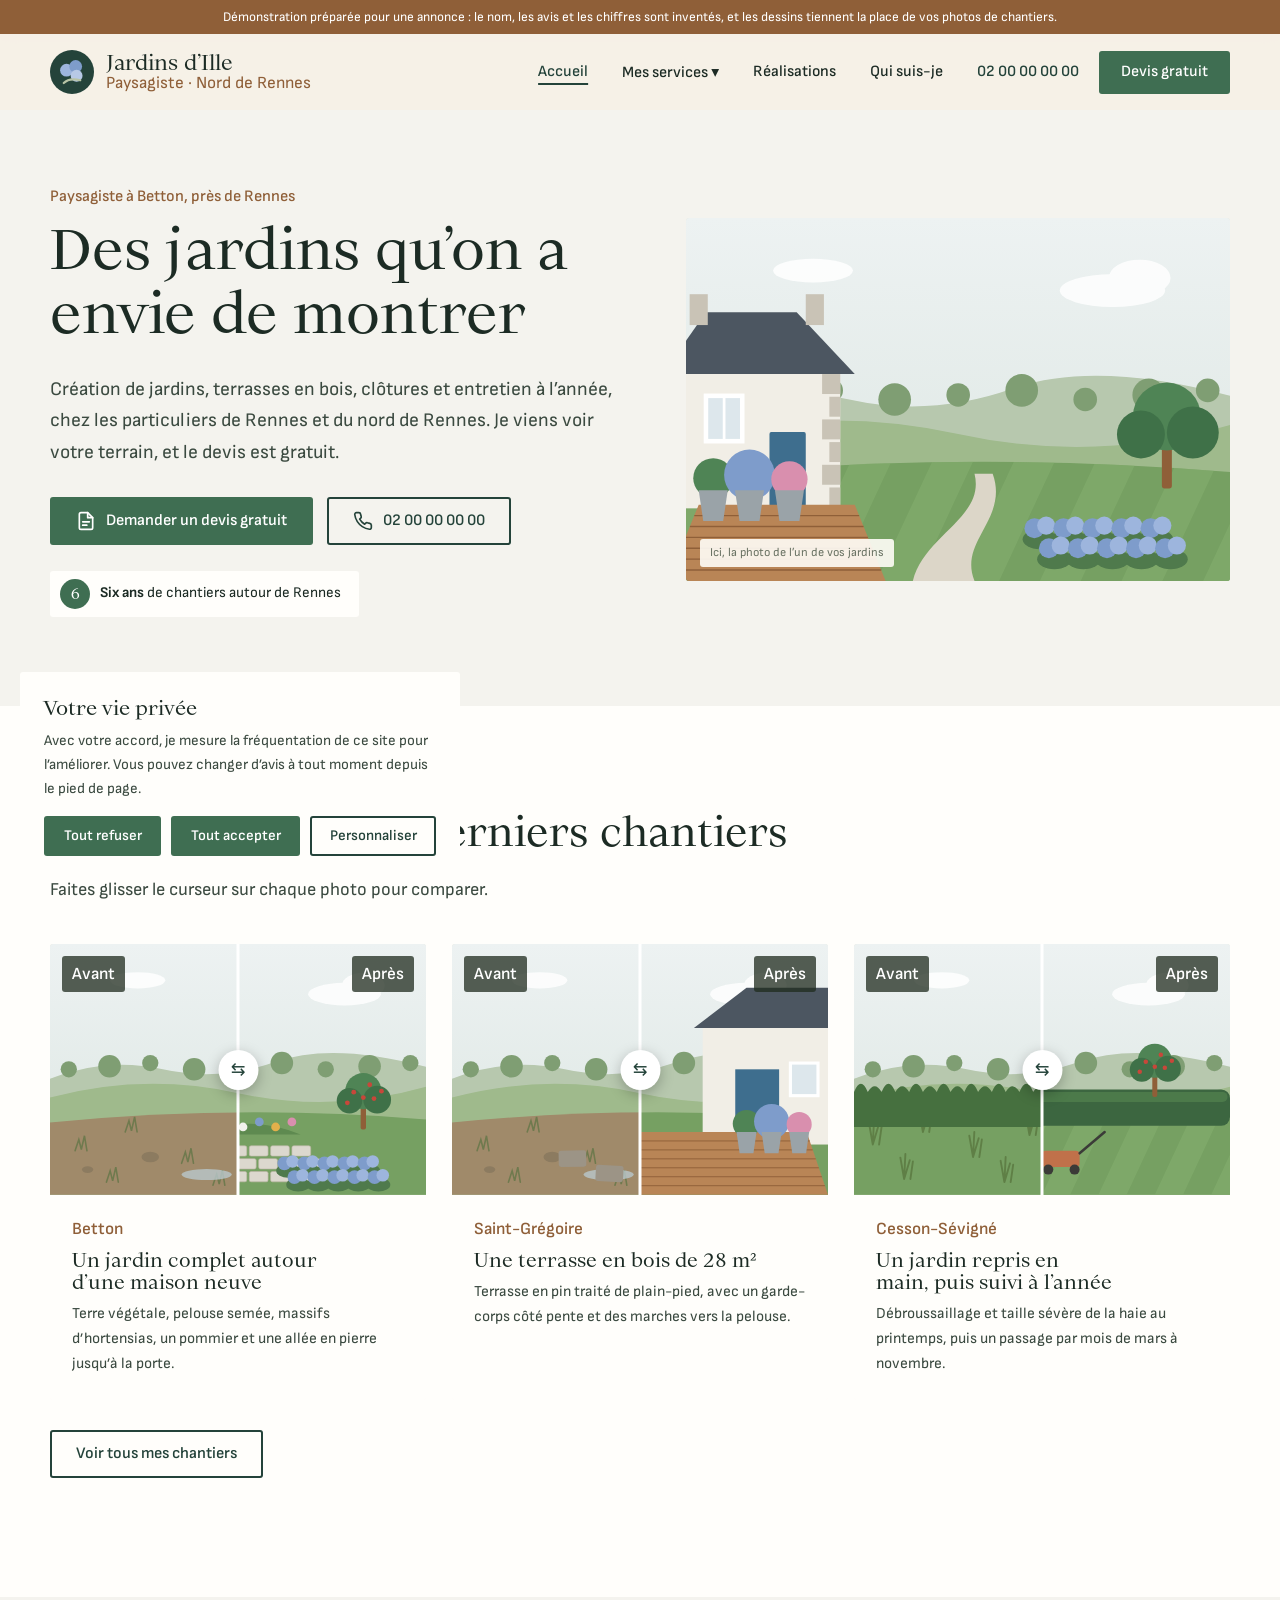
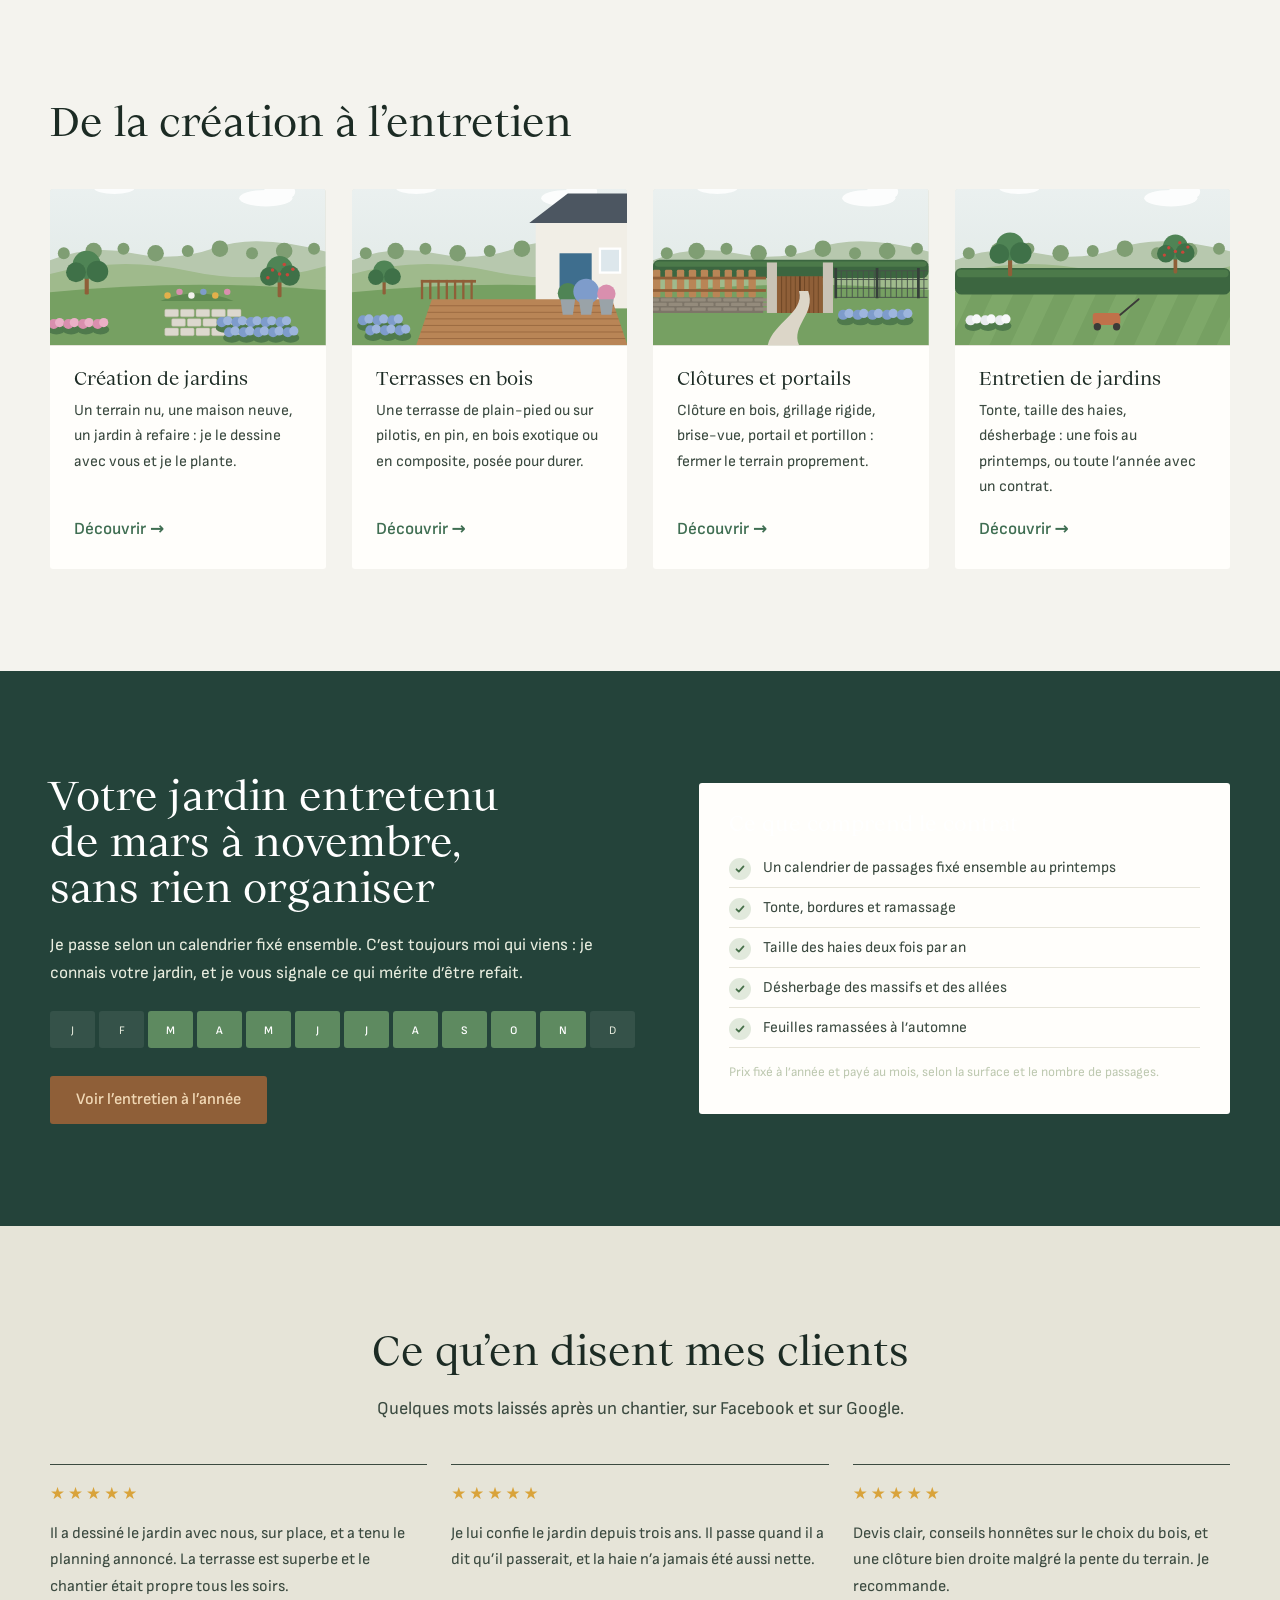
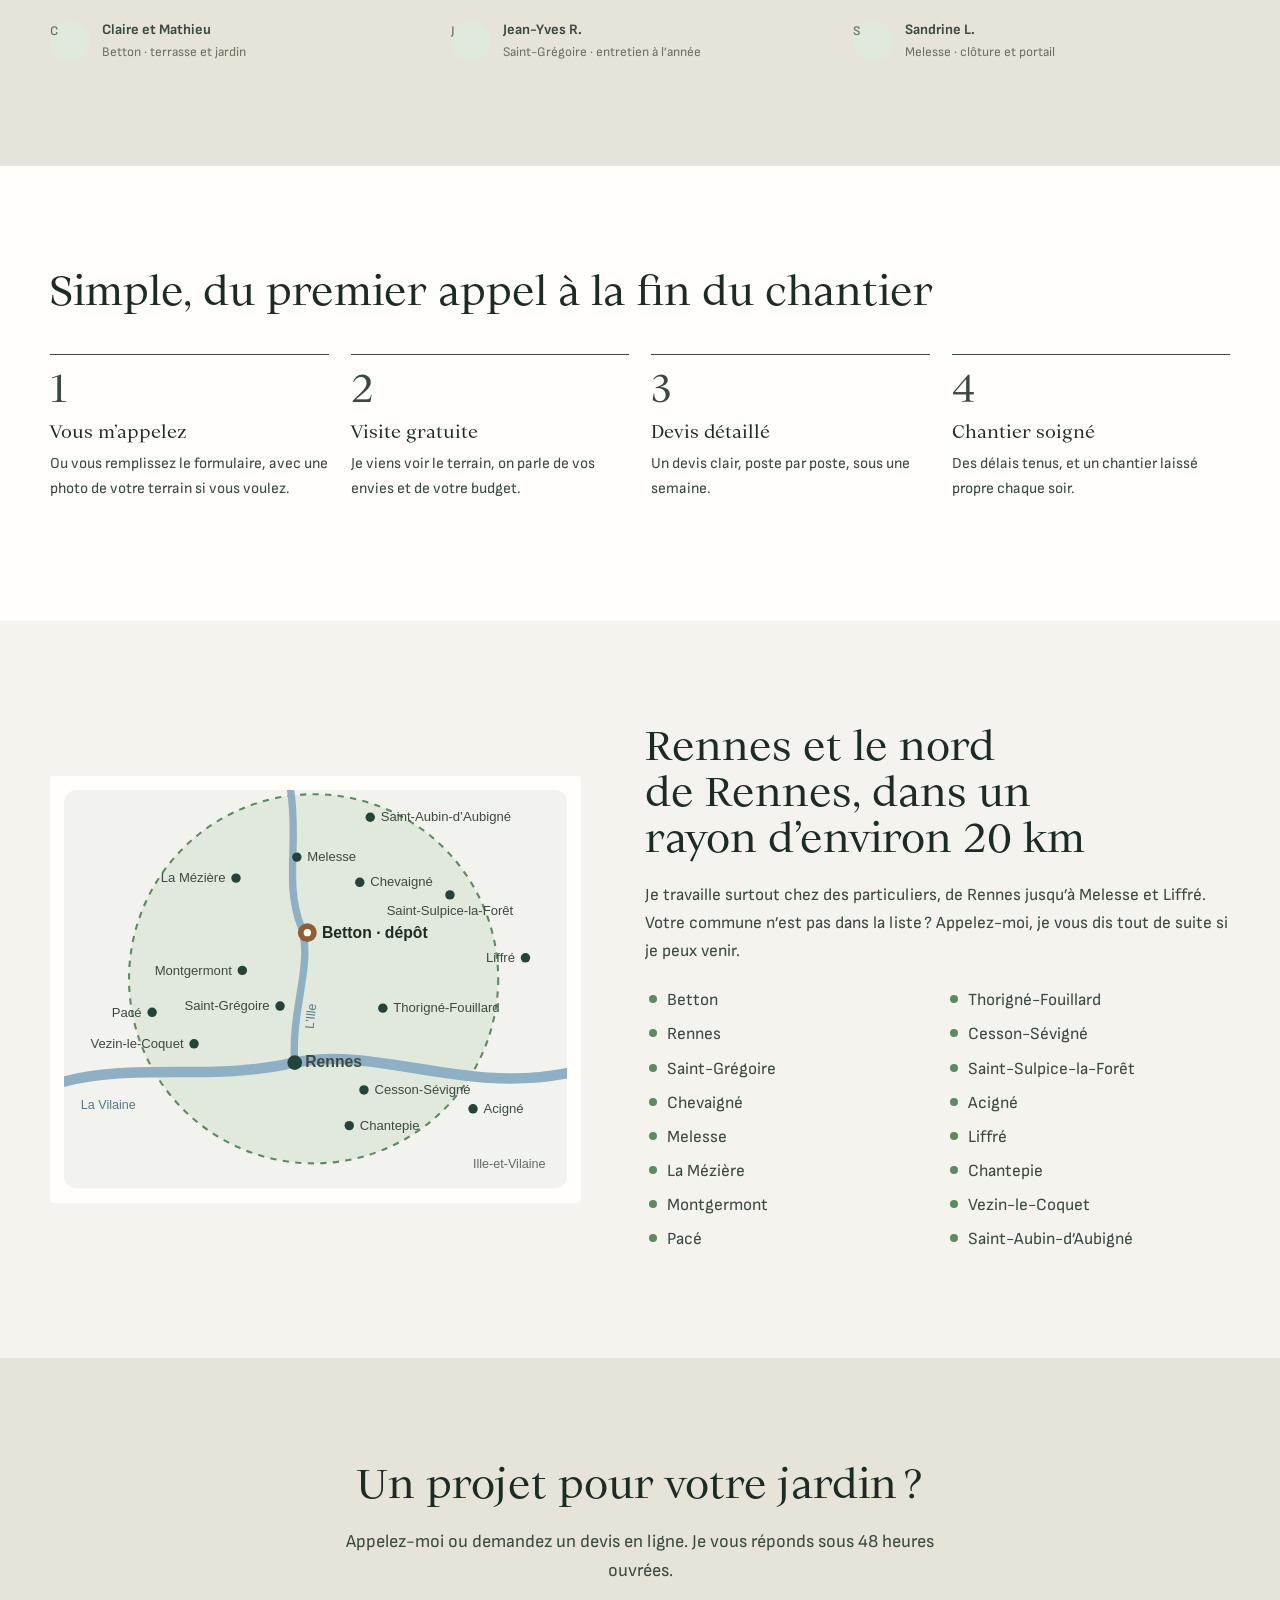
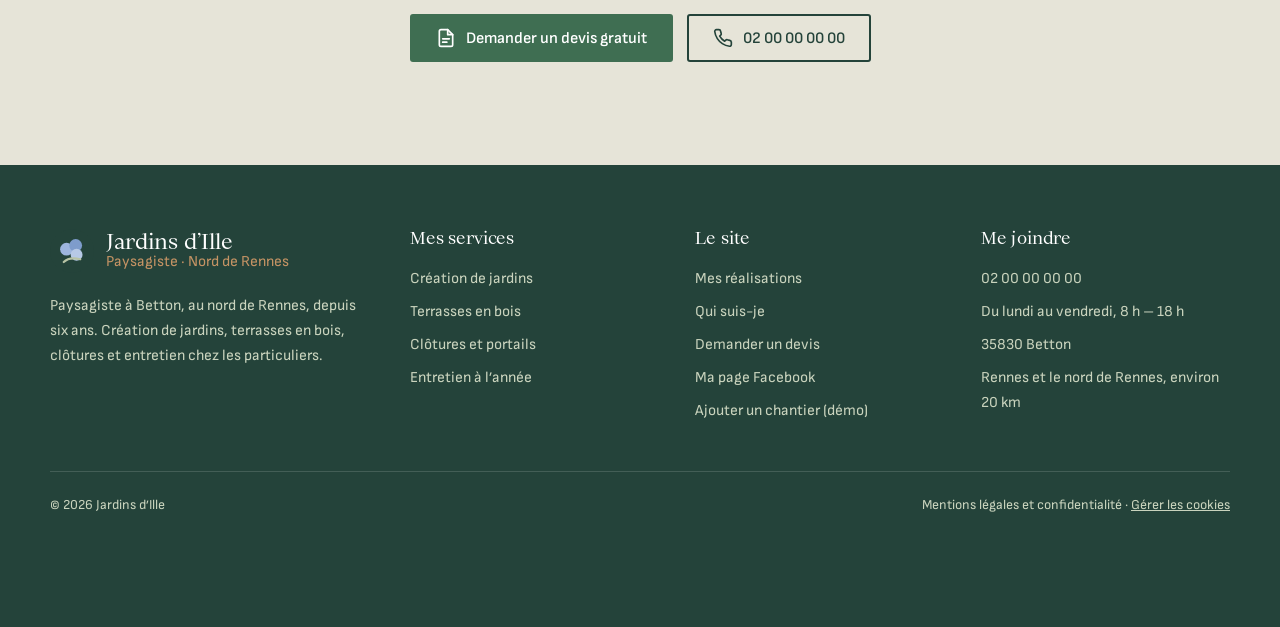
<file: index.html>
<!doctype html>
<html lang="fr">
<head>
  <meta charset="utf-8">
  <meta name="viewport" content="width=device-width, initial-scale=1">
  <title>Paysagiste à Rennes et au nord de Rennes | Jardins d’Ille</title>
  <meta name="description" content="Paysagiste à Betton, près de Rennes : création de jardins, terrasses en bois, clôtures et entretien à l'année. Devis gratuit.">
  <!-- Démonstration : hors des moteurs de recherche. Le vrai site sera indexé. -->
  <meta name="robots" content="noindex, nofollow">
  <meta property="og:type" content="website">
  <meta property="og:locale" content="fr_FR">
  <meta property="og:title" content="Paysagiste à Rennes et au nord de Rennes | Jardins d'Ille">
  <meta property="og:description" content="Paysagiste à Betton, près de Rennes : création de jardins, terrasses en bois, clôtures et entretien à l'année. Devis gratuit.">
  <meta name="theme-color" content="#24433A">
  <link rel="icon" href="data:image/svg+xml,%3Csvg%20xmlns%3D%22http%3A%2F%2Fwww.w3.org%2F2000%2Fsvg%22%20viewBox%3D%220%200%2048%2048%22%20aria-hidden%3D%22true%22%3E%3Ccircle%20cx%3D%2224%22%20cy%3D%2224%22%20r%3D%2224%22%20fill%3D%22%2324433A%22%2F%3E%3Ccircle%20cx%3D%2218%22%20cy%3D%2222%22%20r%3D%227%22%20fill%3D%22%239DB5DD%22%2F%3E%3Ccircle%20cx%3D%2228%22%20cy%3D%2218%22%20r%3D%227%22%20fill%3D%22%237E9CCB%22%2F%3E%3Ccircle%20cx%3D%2229%22%20cy%3D%2228%22%20r%3D%226.5%22%20fill%3D%22%23B7C9E6%22%2F%3E%3Cpath%20d%3D%22M15%2036c4-4%2010-5%2018-3%22%20stroke%3D%22%23B7C3A5%22%20stroke-width%3D%222.4%22%20fill%3D%22none%22%20stroke-linecap%3D%22round%22%2F%3E%3C%2Fsvg%3E">

  <link rel="preload" href="assets/fonts/ortica.woff2" as="font" type="font/woff2" crossorigin>
  <link rel="preload" href="assets/fonts/sofia-sans.woff2" as="font" type="font/woff2" crossorigin>
  <link rel="stylesheet" href="assets/style.css">
  <link rel="stylesheet" href="assets/reprise.css">

  <script type="application/ld+json">{"@context":"https://schema.org","@type":"LocalBusiness","name":"Jardins d’Ille","description":"Paysagiste à Betton, au nord de Rennes : création de jardins, terrasses en bois, clôtures et entretien.","telephone":"+33200000000","address":{"@type":"PostalAddress","addressLocality":"Betton","postalCode":"35830","addressRegion":"Ille-et-Vilaine","addressCountry":"FR"},"areaServed":[{"@type":"City","name":"Betton"},{"@type":"City","name":"Rennes"},{"@type":"City","name":"Saint-Grégoire"},{"@type":"City","name":"Chevaigné"},{"@type":"City","name":"Melesse"},{"@type":"City","name":"La Mézière"},{"@type":"City","name":"Montgermont"},{"@type":"City","name":"Pacé"},{"@type":"City","name":"Thorigné-Fouillard"},{"@type":"City","name":"Cesson-Sévigné"},{"@type":"City","name":"Saint-Sulpice-la-Forêt"},{"@type":"City","name":"Acigné"},{"@type":"City","name":"Liffré"},{"@type":"City","name":"Chantepie"},{"@type":"City","name":"Vezin-le-Coquet"},{"@type":"City","name":"Saint-Aubin-d’Aubigné"}],"openingHours":"Mo-Fr 08:00-18:00","priceRange":"Devis gratuit"}</script>
</head>
<body>
  <div class="bandeau-demo">Démonstration préparée pour une annonce : le nom, les avis et les chiffres sont inventés, et les dessins tiennent la place de vos photos de chantiers.</div>
  <header class="entete">
    <div class="conteneur">
      <a class="marque" href="index.html" aria-label="Jardins d'Ille, accueil"><svg viewBox="0 0 48 48" aria-hidden="true"><circle cx="24" cy="24" r="24" fill="#24433A"/><circle cx="18" cy="22" r="7" fill="#9DB5DD"/><circle cx="28" cy="18" r="7" fill="#7E9CCB"/><circle cx="29" cy="28" r="6.5" fill="#B7C9E6"/><path d="M15 36c4-4 10-5 18-3" stroke="#B7C3A5" stroke-width="2.4" fill="none" stroke-linecap="round"/></svg><span class="marque-nom"><strong>Jardins d’Ille</strong><span>Paysagiste · Nord de Rennes</span></span></a>
      <button class="bouton-menu" aria-label="Ouvrir le menu" aria-expanded="false" aria-controls="navigation"><span></span><span></span><span></span></button>
      <nav class="nav" id="navigation" aria-label="Navigation principale">
        <ul>
          <li><a href="index.html" aria-current="page">Accueil</a></li>
          <li class="sous-menu"><button class="ouvrir-sous-menu" aria-expanded="false">Mes services ▾</button>
            <ul>
              <li><a href="creation-jardin.html">Création de jardins</a></li>
              <li><a href="terrasses-bois.html">Terrasses en bois</a></li>
              <li><a href="clotures-portails.html">Clôtures et portails</a></li>
              <li><a href="entretien-jardin.html">Entretien de jardins</a></li>
            </ul>
          </li>
          <li><a href="realisations.html">Réalisations</a></li>
          <li><a href="a-propos.html">Qui suis-je</a></li>
          <li><a class="tel-entete" href="tel:+33200000000">02 00 00 00 00</a></li>
          <li><a class="bouton" href="contact.html">Devis gratuit</a></li>
        </ul>
      </nav>
    </div>
  </header>
  <main>

    <section class="heros">
      <div class="conteneur">
        <div>
          <span class="surtitre">Paysagiste à Betton, près de Rennes</span>
          <h1>Des jardins qu’on a envie de montrer</h1>
          <p class="intro">Création de jardins, terrasses en bois, clôtures et entretien à l’année, chez les particuliers de Rennes et du nord de Rennes. Je viens voir votre terrain, et le devis est gratuit.</p>
          <div class="boutons"><a class="bouton" href="contact.html"><svg viewBox="0 0 24 24" fill="none" stroke="currentColor" stroke-width="2" stroke-linecap="round" stroke-linejoin="round" aria-hidden="true"><path d="M14 2H6a2 2 0 0 0-2 2v16a2 2 0 0 0 2 2h12a2 2 0 0 0 2-2V8z"/><path d="M14 2v6h6M8 13h8M8 17h5"/></svg>Demander un devis gratuit</a><a class="bouton bouton-ligne" href="tel:+33200000000"><svg viewBox="0 0 24 24" fill="none" stroke="currentColor" stroke-width="2" stroke-linecap="round" stroke-linejoin="round" aria-hidden="true"><path d="M22 16.9v3a2 2 0 0 1-2.2 2 19.8 19.8 0 0 1-8.6-3.1 19.5 19.5 0 0 1-6-6A19.8 19.8 0 0 1 2.1 4.2 2 2 0 0 1 4.1 2h3a2 2 0 0 1 2 1.7c.1.9.4 1.8.7 2.7a2 2 0 0 1-.5 2.1L8 9.8a16 16 0 0 0 6 6l1.3-1.3a2 2 0 0 1 2.1-.4c.9.3 1.8.6 2.7.7a2 2 0 0 1 1.7 2z"/></svg>02 00 00 00 00</a></div>
          <a class="note-google" href="#realisations"><span class="pastille-ronde" aria-hidden="true">6</span><span><strong>Six ans</strong> de chantiers autour de Rennes</span></a>
        </div>
        <div class="illustration"><svg viewBox="0 0 600 400" role="img" aria-label="Jardin breton : maison au toit d'ardoise, terrasse en bois et hortensias" preserveAspectRatio="xMidYMid slice">
  <defs><linearGradient id="ciel19" x1="0" y1="0" x2="0" y2="1"><stop offset="0" stop-color="#EDF2F2"/><stop offset="1" stop-color="#DCE6E2"/></linearGradient>
  <clipPath id="sol19"><path d="M0 285 Q300 255 600 280 V400 H0Z"/></clipPath></defs>
  <rect width="600" height="400" fill="url(#ciel19)"/>
  <g fill="#fff" opacity=".85"><ellipse cx="470" cy="80" rx="58" ry="18"/><ellipse cx="500" cy="66" rx="34" ry="20"/><ellipse cx="140" cy="58" rx="44" ry="13"/></g>
  <path d="M0 215 Q90 180 180 200 T360 188 T600 196 V400 H0Z" fill="#B7C8AE"/>
  <g fill="#7F9E73"><circle cx="30" cy="200" r="13"/><circle cx="95" cy="195" r="18"/><circle cx="160" cy="190" r="13"/><circle cx="230" cy="200" r="18"/><circle cx="300" cy="195" r="13"/><circle cx="370" cy="190" r="18"/><circle cx="440" cy="200" r="13"/><circle cx="510" cy="195" r="18"/><circle cx="575" cy="190" r="13"/></g>
  <path d="M0 245 Q150 205 300 238 T600 228 V400 H0Z" fill="#9FBA8C"/>
  <path d="M0 285 Q300 255 600 280 V400 H0Z" fill="#76A062"/><g clip-path="url(#sol19)" fill="#86B070" opacity=".55"><path d="M-60 400 L10 250 L55 250 L-15 400Z"/><path d="M30 400 L100 250 L145 250 L75 400Z"/><path d="M120 400 L190 250 L235 250 L165 400Z"/><path d="M210 400 L280 250 L325 250 L255 400Z"/><path d="M300 400 L370 250 L415 250 L345 400Z"/><path d="M390 400 L460 250 L505 250 L435 400Z"/><path d="M480 400 L550 250 L595 250 L525 400Z"/><path d="M570 400 L640 250 L685 250 L615 400Z"/></g><rect x="-10" y="168" width="180" height="152" fill="#F1EEE6"/><path d="M-26 172 L22 104 L122 104 L186 172Z" fill="#4C5661"/><rect x="4" y="84" width="20" height="34" fill="#C9C3B6"/><rect x="132" y="84" width="20" height="34" fill="#C9C3B6"/><rect x="150" y="172" width="20" height="22" fill="#C9C3B6"/><rect x="158" y="197" width="12" height="22" fill="#C9C3B6"/><rect x="150" y="222" width="20" height="22" fill="#C9C3B6"/><rect x="158" y="247" width="12" height="22" fill="#C9C3B6"/><rect x="150" y="272" width="20" height="22" fill="#C9C3B6"/><rect x="158" y="297" width="12" height="22" fill="#C9C3B6"/><rect x="22" y="196" width="40" height="50" fill="#DDE7EC" stroke="#fff" stroke-width="5"/><line x1="42" y1="196" x2="42" y2="246" stroke="#fff" stroke-width="3"/><rect x="92" y="236" width="40" height="84" rx="2" fill="#3E6E8E"/><rect x="524.5" y="247.4" width="11" height="50.6" rx="3" fill="#8F5F38"/><circle cx="530" cy="218.8" r="37.400000000000006" fill="#4F8455"/><circle cx="501.4" cy="238.6" r="26.400000000000002" fill="#3F7148"/><circle cx="558.6" cy="236.39999999999998" r="28.6" fill="#3F7148"/><path d="M250 400 C262 350 330 330 318 282 L338 282 C356 332 300 356 318 400Z" fill="#DCD6C8"/><path d="M-20 400 L220 400 L186 316 L14 316Z" fill="#B98556"/><path d="M9.142857142857146 328 L190.85714285714286 328" stroke="#8F5F38" stroke-width="1.5"/><path d="M4.285714285714285 340 L195.71428571428572 340" stroke="#8F5F38" stroke-width="1.5"/><path d="M-0.571428571428573 352 L200.57142857142858 352" stroke="#8F5F38" stroke-width="1.5"/><path d="M-5.428571428571427 364 L205.42857142857142 364" stroke="#8F5F38" stroke-width="1.5"/><path d="M-10.285714285714286 376 L210.28571428571428 376" stroke="#8F5F38" stroke-width="1.5"/><path d="M-15.142857142857142 388 L215.14285714285714 388" stroke="#8F5F38" stroke-width="1.5"/><circle cx="30" cy="286.8" r="22" fill="#4F8455"/><path d="M14 300 L46 300 L41 334 L19 334Z" fill="#9AA3A8"/><circle cx="70" cy="283.2" r="28" fill="#7E9CCB"/><path d="M54 300 L86 300 L81 334 L59 334Z" fill="#9AA3A8"/><circle cx="114" cy="288" r="20" fill="#D98FAE"/><path d="M98 300 L130 300 L125 334 L103 334Z" fill="#9AA3A8"/><ellipse cx="390" cy="354" rx="19" ry="11" fill="#4F7A4C"/><circle cx="384" cy="342" r="11" fill="#7E9CCB"/><circle cx="397" cy="339" r="10" fill="#9DB5DD"/><ellipse cx="422" cy="354" rx="19" ry="11" fill="#4F7A4C"/><circle cx="416" cy="342" r="11" fill="#7E9CCB"/><circle cx="429" cy="339" r="10" fill="#9DB5DD"/><ellipse cx="454" cy="354" rx="19" ry="11" fill="#4F7A4C"/><circle cx="448" cy="342" r="11" fill="#7E9CCB"/><circle cx="461" cy="339" r="10" fill="#9DB5DD"/><ellipse cx="486" cy="354" rx="19" ry="11" fill="#4F7A4C"/><circle cx="480" cy="342" r="11" fill="#7E9CCB"/><circle cx="493" cy="339" r="10" fill="#9DB5DD"/><ellipse cx="518" cy="354" rx="19" ry="11" fill="#4F7A4C"/><circle cx="512" cy="342" r="11" fill="#7E9CCB"/><circle cx="525" cy="339" r="10" fill="#9DB5DD"/><ellipse cx="406" cy="376" rx="19" ry="11" fill="#4F7A4C"/><circle cx="400" cy="364" r="11" fill="#7E9CCB"/><circle cx="413" cy="361" r="10" fill="#9DB5DD"/><ellipse cx="438" cy="376" rx="19" ry="11" fill="#4F7A4C"/><circle cx="432" cy="364" r="11" fill="#7E9CCB"/><circle cx="445" cy="361" r="10" fill="#9DB5DD"/><ellipse cx="470" cy="376" rx="19" ry="11" fill="#4F7A4C"/><circle cx="464" cy="364" r="11" fill="#7E9CCB"/><circle cx="477" cy="361" r="10" fill="#9DB5DD"/><ellipse cx="502" cy="376" rx="19" ry="11" fill="#4F7A4C"/><circle cx="496" cy="364" r="11" fill="#7E9CCB"/><circle cx="509" cy="361" r="10" fill="#9DB5DD"/><ellipse cx="534" cy="376" rx="19" ry="11" fill="#4F7A4C"/><circle cx="528" cy="364" r="11" fill="#7E9CCB"/><circle cx="541" cy="361" r="10" fill="#9DB5DD"/></svg><span class="legende-photo">Ici, la photo de l’un de vos jardins</span></div>
      </div>
    </section>
    <section class="fond-blanc" id="realisations">
      <div class="conteneur">
        <span class="surtitre">Réalisations</span>
        <h2>Avant, après : mes derniers chantiers</h2>
        <p class="intro">Faites glisser le curseur sur chaque photo pour comparer.</p>
        <div class="grille-realisations" data-ajouts data-max="3">
        <article class="realisation" data-type="creation-jardin">
          <div class="avant-apres">
            <div class="avant"><svg viewBox="0 0 600 400" role="img" aria-label="Terrain nu et boueux avant travaux" preserveAspectRatio="xMidYMid slice">
  <defs><linearGradient id="ciel20" x1="0" y1="0" x2="0" y2="1"><stop offset="0" stop-color="#EDF2F2"/><stop offset="1" stop-color="#DCE6E2"/></linearGradient>
  <clipPath id="sol20"><path d="M0 285 Q300 255 600 280 V400 H0Z"/></clipPath></defs>
  <rect width="600" height="400" fill="url(#ciel20)"/>
  <g fill="#fff" opacity=".85"><ellipse cx="470" cy="80" rx="58" ry="18"/><ellipse cx="500" cy="66" rx="34" ry="20"/><ellipse cx="140" cy="58" rx="44" ry="13"/></g>
  <path d="M0 215 Q90 180 180 200 T360 188 T600 196 V400 H0Z" fill="#B7C8AE"/>
  <g fill="#7F9E73"><circle cx="30" cy="200" r="13"/><circle cx="95" cy="195" r="18"/><circle cx="160" cy="190" r="13"/><circle cx="230" cy="200" r="18"/><circle cx="300" cy="195" r="13"/><circle cx="370" cy="190" r="18"/><circle cx="440" cy="200" r="13"/><circle cx="510" cy="195" r="18"/><circle cx="575" cy="190" r="13"/></g>
  <path d="M0 245 Q150 205 300 238 T600 228 V400 H0Z" fill="#9FBA8C"/>
  <path d="M0 285 Q300 255 600 280 V400 H0Z" fill="#A08A6A"/><path d="M40 330 l6 -18 l4 16 l5 -22 l4 24" stroke="#6F7A4E" stroke-width="2.5" fill="none" stroke-linecap="round"/><path d="M120 300 l6 -18 l4 16 l5 -22 l4 24" stroke="#6F7A4E" stroke-width="2.5" fill="none" stroke-linecap="round"/><path d="M210 350 l6 -18 l4 16 l5 -22 l4 24" stroke="#6F7A4E" stroke-width="2.5" fill="none" stroke-linecap="round"/><path d="M300 312 l6 -18 l4 16 l5 -22 l4 24" stroke="#6F7A4E" stroke-width="2.5" fill="none" stroke-linecap="round"/><path d="M380 360 l6 -18 l4 16 l5 -22 l4 24" stroke="#6F7A4E" stroke-width="2.5" fill="none" stroke-linecap="round"/><path d="M470 318 l6 -18 l4 16 l5 -22 l4 24" stroke="#6F7A4E" stroke-width="2.5" fill="none" stroke-linecap="round"/><path d="M540 350 l6 -18 l4 16 l5 -22 l4 24" stroke="#6F7A4E" stroke-width="2.5" fill="none" stroke-linecap="round"/><path d="M90 380 l6 -18 l4 16 l5 -22 l4 24" stroke="#6F7A4E" stroke-width="2.5" fill="none" stroke-linecap="round"/><path d="M260 385 l6 -18 l4 16 l5 -22 l4 24" stroke="#6F7A4E" stroke-width="2.5" fill="none" stroke-linecap="round"/><path d="M430 390 l6 -18 l4 16 l5 -22 l4 24" stroke="#6F7A4E" stroke-width="2.5" fill="none" stroke-linecap="round"/><ellipse cx="160" cy="340" rx="14" ry="8.4" fill="#8C7B60"/><ellipse cx="350" cy="330" rx="10" ry="6" fill="#8C7B60"/><ellipse cx="520" cy="372" rx="16" ry="9.6" fill="#8C7B60"/><ellipse cx="60" cy="360" rx="9" ry="5.3999999999999995" fill="#8C7B60"/><ellipse cx="250" cy="368" rx="40" ry="8.8" fill="#B9C8CC" opacity=".8"/><ellipse cx="430" cy="340" rx="30" ry="6.6" fill="#B9C8CC" opacity=".8"/></svg></div>
            <div class="apres"><svg viewBox="0 0 600 400" role="img" aria-label="Jardin créé : massifs, dallage, pommier et hortensias" preserveAspectRatio="xMidYMid slice">
  <defs><linearGradient id="ciel21" x1="0" y1="0" x2="0" y2="1"><stop offset="0" stop-color="#EDF2F2"/><stop offset="1" stop-color="#DCE6E2"/></linearGradient>
  <clipPath id="sol21"><path d="M0 285 Q300 255 600 280 V400 H0Z"/></clipPath></defs>
  <rect width="600" height="400" fill="url(#ciel21)"/>
  <g fill="#fff" opacity=".85"><ellipse cx="470" cy="80" rx="58" ry="18"/><ellipse cx="500" cy="66" rx="34" ry="20"/><ellipse cx="140" cy="58" rx="44" ry="13"/></g>
  <path d="M0 215 Q90 180 180 200 T360 188 T600 196 V400 H0Z" fill="#B7C8AE"/>
  <g fill="#7F9E73"><circle cx="30" cy="200" r="13"/><circle cx="95" cy="195" r="18"/><circle cx="160" cy="190" r="13"/><circle cx="230" cy="200" r="18"/><circle cx="300" cy="195" r="13"/><circle cx="370" cy="190" r="18"/><circle cx="440" cy="200" r="13"/><circle cx="510" cy="195" r="18"/><circle cx="575" cy="190" r="13"/></g>
  <path d="M0 245 Q150 205 300 238 T600 228 V400 H0Z" fill="#9FBA8C"/>
  <path d="M0 285 Q300 255 600 280 V400 H0Z" fill="#76A062"/><rect x="75.5" y="248.6" width="9" height="41.4" rx="3" fill="#8F5F38"/><circle cx="80" cy="225.2" r="30.6" fill="#4F8455"/><circle cx="56.599999999999994" cy="241.4" r="21.6" fill="#3F7148"/><circle cx="103.4" cy="239.6" r="23.400000000000002" fill="#3F7148"/><rect x="495.75" y="256.9" width="8.5" height="39.1" rx="3" fill="#8F5F38"/><circle cx="500" cy="234.8" r="28.9" fill="#4F8455"/><circle cx="477.9" cy="250.1" r="20.4" fill="#3F7148"/><circle cx="522.1" cy="248.4" r="22.099999999999998" fill="#3F7148"/><circle cx="484.7" cy="236.5" r="3.8249999999999997" fill="#C8473A"/><circle cx="510.2" cy="224.60000000000002" r="3.8249999999999997" fill="#C8473A"/><circle cx="517" cy="246.7" r="3.8249999999999997" fill="#C8473A"/><circle cx="474.5" cy="253.5" r="3.8249999999999997" fill="#C8473A"/><circle cx="500" cy="245" r="3.8249999999999997" fill="#C8473A"/><circle cx="528.9" cy="234.8" r="3.8249999999999997" fill="#C8473A"/><path d="M240 304 Q320 270 400 304 Z" fill="#5E8A50"/><circle cx="256" cy="292" r="7" fill="#E3B04B"/><circle cx="282" cy="284" r="7" fill="#D98FAE"/><circle cx="308" cy="292" r="7" fill="#F2F2EC"/><circle cx="334" cy="284" r="7" fill="#7E9CCB"/><circle cx="360" cy="292" r="7" fill="#E3B04B"/><circle cx="386" cy="284" r="7" fill="#D98FAE"/><rect x="250" y="322" width="30" height="16.5" rx="3" fill="#DCD8CE" stroke="#BDB6A6"/><rect x="284" y="322" width="30" height="16.5" rx="3" fill="#DCD8CE" stroke="#BDB6A6"/><rect x="318" y="322" width="30" height="16.5" rx="3" fill="#DCD8CE" stroke="#BDB6A6"/><rect x="352" y="322" width="30" height="16.5" rx="3" fill="#DCD8CE" stroke="#BDB6A6"/><rect x="386" y="322" width="30" height="16.5" rx="3" fill="#DCD8CE" stroke="#BDB6A6"/><rect x="265" y="342.5" width="30" height="16.5" rx="3" fill="#DCD8CE" stroke="#BDB6A6"/><rect x="299" y="342.5" width="30" height="16.5" rx="3" fill="#DCD8CE" stroke="#BDB6A6"/><rect x="333" y="342.5" width="30" height="16.5" rx="3" fill="#DCD8CE" stroke="#BDB6A6"/><rect x="367" y="342.5" width="30" height="16.5" rx="3" fill="#DCD8CE" stroke="#BDB6A6"/><rect x="401" y="342.5" width="30" height="16.5" rx="3" fill="#DCD8CE" stroke="#BDB6A6"/><rect x="250" y="363" width="30" height="16.5" rx="3" fill="#DCD8CE" stroke="#BDB6A6"/><rect x="284" y="363" width="30" height="16.5" rx="3" fill="#DCD8CE" stroke="#BDB6A6"/><rect x="318" y="363" width="30" height="16.5" rx="3" fill="#DCD8CE" stroke="#BDB6A6"/><rect x="352" y="363" width="30" height="16.5" rx="3" fill="#DCD8CE" stroke="#BDB6A6"/><rect x="386" y="363" width="30" height="16.5" rx="3" fill="#DCD8CE" stroke="#BDB6A6"/><ellipse cx="380" cy="362" rx="19" ry="11" fill="#4F7A4C"/><circle cx="374" cy="350" r="11" fill="#7E9CCB"/><circle cx="387" cy="347" r="10" fill="#9DB5DD"/><ellipse cx="412" cy="362" rx="19" ry="11" fill="#4F7A4C"/><circle cx="406" cy="350" r="11" fill="#7E9CCB"/><circle cx="419" cy="347" r="10" fill="#9DB5DD"/><ellipse cx="444" cy="362" rx="19" ry="11" fill="#4F7A4C"/><circle cx="438" cy="350" r="11" fill="#7E9CCB"/><circle cx="451" cy="347" r="10" fill="#9DB5DD"/><ellipse cx="476" cy="362" rx="19" ry="11" fill="#4F7A4C"/><circle cx="470" cy="350" r="11" fill="#7E9CCB"/><circle cx="483" cy="347" r="10" fill="#9DB5DD"/><ellipse cx="508" cy="362" rx="19" ry="11" fill="#4F7A4C"/><circle cx="502" cy="350" r="11" fill="#7E9CCB"/><circle cx="515" cy="347" r="10" fill="#9DB5DD"/><ellipse cx="396" cy="384" rx="19" ry="11" fill="#4F7A4C"/><circle cx="390" cy="372" r="11" fill="#7E9CCB"/><circle cx="403" cy="369" r="10" fill="#9DB5DD"/><ellipse cx="428" cy="384" rx="19" ry="11" fill="#4F7A4C"/><circle cx="422" cy="372" r="11" fill="#7E9CCB"/><circle cx="435" cy="369" r="10" fill="#9DB5DD"/><ellipse cx="460" cy="384" rx="19" ry="11" fill="#4F7A4C"/><circle cx="454" cy="372" r="11" fill="#7E9CCB"/><circle cx="467" cy="369" r="10" fill="#9DB5DD"/><ellipse cx="492" cy="384" rx="19" ry="11" fill="#4F7A4C"/><circle cx="486" cy="372" r="11" fill="#7E9CCB"/><circle cx="499" cy="369" r="10" fill="#9DB5DD"/><ellipse cx="524" cy="384" rx="19" ry="11" fill="#4F7A4C"/><circle cx="518" cy="372" r="11" fill="#7E9CCB"/><circle cx="531" cy="369" r="10" fill="#9DB5DD"/><ellipse cx="14" cy="366" rx="19" ry="11" fill="#4F7A4C"/><circle cx="8" cy="354" r="11" fill="#D98FAE"/><circle cx="21" cy="351" r="10" fill="#EBB0C7"/><ellipse cx="46" cy="366" rx="19" ry="11" fill="#4F7A4C"/><circle cx="40" cy="354" r="11" fill="#D98FAE"/><circle cx="53" cy="351" r="10" fill="#EBB0C7"/><ellipse cx="78" cy="366" rx="19" ry="11" fill="#4F7A4C"/><circle cx="72" cy="354" r="11" fill="#D98FAE"/><circle cx="85" cy="351" r="10" fill="#EBB0C7"/><ellipse cx="110" cy="366" rx="19" ry="11" fill="#4F7A4C"/><circle cx="104" cy="354" r="11" fill="#D98FAE"/><circle cx="117" cy="351" r="10" fill="#EBB0C7"/></svg></div>
            <span class="poignee"></span><span class="etiquette g">Avant</span><span class="etiquette d">Après</span>
            <input type="range" min="0" max="100" value="50" aria-label="Comparer avant et après : Un jardin complet autour d'une maison neuve">
          </div>
          <div class="corps"><span class="lieu">Betton</span><h3>Un jardin complet autour d’une maison neuve</h3><p>Terre végétale, pelouse semée, massifs d’hortensias, un pommier et une allée en pierre jusqu’à la porte.</p></div>
        </article>
        <article class="realisation" data-type="terrasses-bois">
          <div class="avant-apres">
            <div class="avant"><svg viewBox="0 0 600 400" role="img" aria-label="Arrière de maison boueux avant la terrasse" preserveAspectRatio="xMidYMid slice">
  <defs><linearGradient id="ciel22" x1="0" y1="0" x2="0" y2="1"><stop offset="0" stop-color="#EDF2F2"/><stop offset="1" stop-color="#DCE6E2"/></linearGradient>
  <clipPath id="sol22"><path d="M0 285 Q300 255 600 280 V400 H0Z"/></clipPath></defs>
  <rect width="600" height="400" fill="url(#ciel22)"/>
  <g fill="#fff" opacity=".85"><ellipse cx="470" cy="80" rx="58" ry="18"/><ellipse cx="500" cy="66" rx="34" ry="20"/><ellipse cx="140" cy="58" rx="44" ry="13"/></g>
  <path d="M0 215 Q90 180 180 200 T360 188 T600 196 V400 H0Z" fill="#B7C8AE"/>
  <g fill="#7F9E73"><circle cx="30" cy="200" r="13"/><circle cx="95" cy="195" r="18"/><circle cx="160" cy="190" r="13"/><circle cx="230" cy="200" r="18"/><circle cx="300" cy="195" r="13"/><circle cx="370" cy="190" r="18"/><circle cx="440" cy="200" r="13"/><circle cx="510" cy="195" r="18"/><circle cx="575" cy="190" r="13"/></g>
  <path d="M0 245 Q150 205 300 238 T600 228 V400 H0Z" fill="#9FBA8C"/>
  <path d="M0 285 Q300 255 600 280 V400 H0Z" fill="#A08A6A"/><path d="M40 330 l6 -18 l4 16 l5 -22 l4 24" stroke="#6F7A4E" stroke-width="2.5" fill="none" stroke-linecap="round"/><path d="M120 300 l6 -18 l4 16 l5 -22 l4 24" stroke="#6F7A4E" stroke-width="2.5" fill="none" stroke-linecap="round"/><path d="M210 350 l6 -18 l4 16 l5 -22 l4 24" stroke="#6F7A4E" stroke-width="2.5" fill="none" stroke-linecap="round"/><path d="M300 312 l6 -18 l4 16 l5 -22 l4 24" stroke="#6F7A4E" stroke-width="2.5" fill="none" stroke-linecap="round"/><path d="M380 360 l6 -18 l4 16 l5 -22 l4 24" stroke="#6F7A4E" stroke-width="2.5" fill="none" stroke-linecap="round"/><path d="M470 318 l6 -18 l4 16 l5 -22 l4 24" stroke="#6F7A4E" stroke-width="2.5" fill="none" stroke-linecap="round"/><path d="M540 350 l6 -18 l4 16 l5 -22 l4 24" stroke="#6F7A4E" stroke-width="2.5" fill="none" stroke-linecap="round"/><path d="M90 380 l6 -18 l4 16 l5 -22 l4 24" stroke="#6F7A4E" stroke-width="2.5" fill="none" stroke-linecap="round"/><path d="M260 385 l6 -18 l4 16 l5 -22 l4 24" stroke="#6F7A4E" stroke-width="2.5" fill="none" stroke-linecap="round"/><path d="M430 390 l6 -18 l4 16 l5 -22 l4 24" stroke="#6F7A4E" stroke-width="2.5" fill="none" stroke-linecap="round"/><ellipse cx="160" cy="340" rx="14" ry="8.4" fill="#8C7B60"/><ellipse cx="350" cy="330" rx="10" ry="6" fill="#8C7B60"/><ellipse cx="520" cy="372" rx="16" ry="9.6" fill="#8C7B60"/><ellipse cx="60" cy="360" rx="9" ry="5.3999999999999995" fill="#8C7B60"/><ellipse cx="250" cy="368" rx="40" ry="8.8" fill="#B9C8CC" opacity=".8"/><ellipse cx="430" cy="340" rx="30" ry="6.6" fill="#B9C8CC" opacity=".8"/><rect x="400" y="130" width="220" height="190" fill="#F1EEE6"/><path d="M386 134 L470 70 L620 70 L620 134Z" fill="#4C5661"/><rect x="452" y="200" width="70" height="120" fill="#3E6E8E"/><rect x="540" y="190" width="44" height="52" fill="#DDE7EC" stroke="#fff" stroke-width="5"/><g fill="#9C9486"><rect x="170" y="330" width="44" height="26" rx="4" transform="rotate(-1 170 330)"/><rect x="230" y="352" width="44" height="26" rx="4" transform="rotate(3 230 352)"/><rect x="300" y="326" width="44" height="26" rx="4" transform="rotate(3 300 326)"/></g></svg></div>
            <div class="apres"><svg viewBox="0 0 600 400" role="img" aria-label="Terrasse en bois de plain-pied, avec garde-corps" preserveAspectRatio="xMidYMid slice">
  <defs><linearGradient id="ciel23" x1="0" y1="0" x2="0" y2="1"><stop offset="0" stop-color="#EDF2F2"/><stop offset="1" stop-color="#DCE6E2"/></linearGradient>
  <clipPath id="sol23"><path d="M0 285 Q300 255 600 280 V400 H0Z"/></clipPath></defs>
  <rect width="600" height="400" fill="url(#ciel23)"/>
  <g fill="#fff" opacity=".85"><ellipse cx="470" cy="80" rx="58" ry="18"/><ellipse cx="500" cy="66" rx="34" ry="20"/><ellipse cx="140" cy="58" rx="44" ry="13"/></g>
  <path d="M0 215 Q90 180 180 200 T360 188 T600 196 V400 H0Z" fill="#B7C8AE"/>
  <g fill="#7F9E73"><circle cx="30" cy="200" r="13"/><circle cx="95" cy="195" r="18"/><circle cx="160" cy="190" r="13"/><circle cx="230" cy="200" r="18"/><circle cx="300" cy="195" r="13"/><circle cx="370" cy="190" r="18"/><circle cx="440" cy="200" r="13"/><circle cx="510" cy="195" r="18"/><circle cx="575" cy="190" r="13"/></g>
  <path d="M0 245 Q150 205 300 238 T600 228 V400 H0Z" fill="#9FBA8C"/>
  <path d="M0 285 Q300 255 600 280 V400 H0Z" fill="#76A062"/><rect x="400" y="130" width="220" height="190" fill="#F1EEE6"/><path d="M386 134 L470 70 L620 70 L620 134Z" fill="#4C5661"/><rect x="452" y="200" width="70" height="120" fill="#3E6E8E"/><rect x="540" y="190" width="44" height="52" fill="#DDE7EC" stroke="#fff" stroke-width="5"/><path d="M140 400 L600 400 L566 300 L174 300Z" fill="#B98556"/><path d="M169.14285714285714 314.2857142857143 L570.8571428571429 314.2857142857143" stroke="#8F5F38" stroke-width="1.5"/><path d="M164.28571428571428 328.57142857142856 L575.7142857142857 328.57142857142856" stroke="#8F5F38" stroke-width="1.5"/><path d="M159.42857142857142 342.85714285714283 L580.5714285714286 342.85714285714283" stroke="#8F5F38" stroke-width="1.5"/><path d="M154.57142857142858 357.1428571428571 L585.4285714285714 357.1428571428571" stroke="#8F5F38" stroke-width="1.5"/><path d="M149.71428571428572 371.42857142857144 L590.2857142857143 371.42857142857144" stroke="#8F5F38" stroke-width="1.5"/><path d="M144.85714285714286 385.7142857142857 L595.1428571428571 385.7142857142857" stroke="#8F5F38" stroke-width="1.5"/><rect x="150" y="258" width="120" height="6" fill="#8F5F38"/><rect x="150" y="258" width="5" height="42" fill="#8F5F38"/><rect x="168" y="258" width="5" height="42" fill="#8F5F38"/><rect x="186" y="258" width="5" height="42" fill="#8F5F38"/><rect x="204" y="258" width="5" height="42" fill="#8F5F38"/><rect x="222" y="258" width="5" height="42" fill="#8F5F38"/><rect x="240" y="258" width="5" height="42" fill="#8F5F38"/><rect x="258" y="258" width="5" height="42" fill="#8F5F38"/><circle cx="470" cy="286.8" r="22" fill="#4F8455"/><path d="M454 300 L486 300 L481 334 L459 334Z" fill="#9AA3A8"/><circle cx="510" cy="283.2" r="28" fill="#7E9CCB"/><path d="M494 300 L526 300 L521 334 L499 334Z" fill="#9AA3A8"/><circle cx="554" cy="288" r="20" fill="#D98FAE"/><path d="M538 300 L570 300 L565 334 L543 334Z" fill="#9AA3A8"/><ellipse cx="30" cy="358" rx="19" ry="11" fill="#4F7A4C"/><circle cx="24" cy="346" r="11" fill="#7E9CCB"/><circle cx="37" cy="343" r="10" fill="#9DB5DD"/><ellipse cx="62" cy="358" rx="19" ry="11" fill="#4F7A4C"/><circle cx="56" cy="346" r="11" fill="#7E9CCB"/><circle cx="69" cy="343" r="10" fill="#9DB5DD"/><ellipse cx="94" cy="358" rx="19" ry="11" fill="#4F7A4C"/><circle cx="88" cy="346" r="11" fill="#7E9CCB"/><circle cx="101" cy="343" r="10" fill="#9DB5DD"/><ellipse cx="46" cy="380" rx="19" ry="11" fill="#4F7A4C"/><circle cx="40" cy="368" r="11" fill="#7E9CCB"/><circle cx="53" cy="365" r="10" fill="#9DB5DD"/><ellipse cx="78" cy="380" rx="19" ry="11" fill="#4F7A4C"/><circle cx="72" cy="368" r="11" fill="#7E9CCB"/><circle cx="85" cy="365" r="10" fill="#9DB5DD"/><ellipse cx="110" cy="380" rx="19" ry="11" fill="#4F7A4C"/><circle cx="104" cy="368" r="11" fill="#7E9CCB"/><circle cx="117" cy="365" r="10" fill="#9DB5DD"/><rect x="66.5" y="257.8" width="7" height="32.199999999999996" rx="3" fill="#8F5F38"/><circle cx="70" cy="239.6" r="23.799999999999997" fill="#4F8455"/><circle cx="51.8" cy="252.2" r="16.799999999999997" fill="#3F7148"/><circle cx="88.2" cy="250.8" r="18.2" fill="#3F7148"/></svg></div>
            <span class="poignee"></span><span class="etiquette g">Avant</span><span class="etiquette d">Après</span>
            <input type="range" min="0" max="100" value="50" aria-label="Comparer avant et après : Une terrasse en bois de 28 m²">
          </div>
          <div class="corps"><span class="lieu">Saint-Grégoire</span><h3>Une terrasse en bois de 28 m²</h3><p>Terrasse en pin traité de plain-pied, avec un garde-corps côté pente et des marches vers la pelouse.</p></div>
        </article>
        <article class="realisation" data-type="entretien-jardin">
          <div class="avant-apres">
            <div class="avant"><svg viewBox="0 0 600 400" role="img" aria-label="Jardin envahi avant entretien" preserveAspectRatio="xMidYMid slice">
  <defs><linearGradient id="ciel24" x1="0" y1="0" x2="0" y2="1"><stop offset="0" stop-color="#EDF2F2"/><stop offset="1" stop-color="#DCE6E2"/></linearGradient>
  <clipPath id="sol24"><path d="M0 285 Q300 255 600 280 V400 H0Z"/></clipPath></defs>
  <rect width="600" height="400" fill="url(#ciel24)"/>
  <g fill="#fff" opacity=".85"><ellipse cx="470" cy="80" rx="58" ry="18"/><ellipse cx="500" cy="66" rx="34" ry="20"/><ellipse cx="140" cy="58" rx="44" ry="13"/></g>
  <path d="M0 215 Q90 180 180 200 T360 188 T600 196 V400 H0Z" fill="#B7C8AE"/>
  <g fill="#7F9E73"><circle cx="30" cy="200" r="13"/><circle cx="95" cy="195" r="18"/><circle cx="160" cy="190" r="13"/><circle cx="230" cy="200" r="18"/><circle cx="300" cy="195" r="13"/><circle cx="370" cy="190" r="18"/><circle cx="440" cy="200" r="13"/><circle cx="510" cy="195" r="18"/><circle cx="575" cy="190" r="13"/></g>
  <path d="M0 245 Q150 205 300 238 T600 228 V400 H0Z" fill="#9FBA8C"/>
  <path d="M0 285 Q300 255 600 280 V400 H0Z" fill="#76A062"/><path d="M30 320 l-6 -34 M30 320 l2 -40 M30 320 l9 -30 M40 320 l4 -28" stroke="#5F7F46" stroke-width="3" fill="none" stroke-linecap="round"/><path d="M110 300 l-6 -34 M110 300 l2 -40 M110 300 l9 -30 M120 300 l4 -28" stroke="#5F7F46" stroke-width="3" fill="none" stroke-linecap="round"/><path d="M190 340 l-6 -34 M190 340 l2 -40 M190 340 l9 -30 M200 340 l4 -28" stroke="#5F7F46" stroke-width="3" fill="none" stroke-linecap="round"/><path d="M280 305 l-6 -34 M280 305 l2 -40 M280 305 l9 -30 M290 305 l4 -28" stroke="#5F7F46" stroke-width="3" fill="none" stroke-linecap="round"/><path d="M360 345 l-6 -34 M360 345 l2 -40 M360 345 l9 -30 M370 345 l4 -28" stroke="#5F7F46" stroke-width="3" fill="none" stroke-linecap="round"/><path d="M450 310 l-6 -34 M450 310 l2 -40 M450 310 l9 -30 M460 310 l4 -28" stroke="#5F7F46" stroke-width="3" fill="none" stroke-linecap="round"/><path d="M530 340 l-6 -34 M530 340 l2 -40 M530 340 l9 -30 M540 340 l4 -28" stroke="#5F7F46" stroke-width="3" fill="none" stroke-linecap="round"/><path d="M80 375 l-6 -34 M80 375 l2 -40 M80 375 l9 -30 M90 375 l4 -28" stroke="#5F7F46" stroke-width="3" fill="none" stroke-linecap="round"/><path d="M240 380 l-6 -34 M240 380 l2 -40 M240 380 l9 -30 M250 380 l4 -28" stroke="#5F7F46" stroke-width="3" fill="none" stroke-linecap="round"/><path d="M410 385 l-6 -34 M410 385 l2 -40 M410 385 l9 -30 M420 385 l4 -28" stroke="#5F7F46" stroke-width="3" fill="none" stroke-linecap="round"/><path d="M560 380 l-6 -34 M560 380 l2 -40 M560 380 l9 -30 M570 380 l4 -28" stroke="#5F7F46" stroke-width="3" fill="none" stroke-linecap="round"/><path d="M0 292 V236 q11 -26 22 0 q11 -18 22 0 q11 -26 22 0 q11 -18 22 0 q11 -26 22 0 q11 -18 22 0 q11 -26 22 0 q11 -18 22 0 q11 -26 22 0 q11 -18 22 0 q11 -26 22 0 q11 -18 22 0 q11 -26 22 0 q11 -18 22 0 q11 -26 22 0 q11 -18 22 0 q11 -26 22 0 q11 -18 22 0 q11 -26 22 0 q11 -18 22 0 q11 -26 22 0 q11 -18 22 0 q11 -26 22 0 q11 -18 22 0 q11 -26 22 0 q11 -18 22 0 q11 -26 22 0 q11 -18 22 0 V292Z" fill="#46703F"/><path d="M456 320 L462 200 L478 200 L486 320Z" fill="#8F5F38"/><path d="M470 210 L530 150" stroke="#8F5F38" stroke-width="9" stroke-linecap="round"/><path d="M466 220 L412 170" stroke="#8F5F38" stroke-width="8" stroke-linecap="round"/><circle cx="470" cy="130" r="62" fill="#4F8455"/><circle cx="408" cy="160" r="40" fill="#3F7148"/><circle cx="536" cy="142" r="42" fill="#3F7148"/></svg></div>
            <div class="apres"><svg viewBox="0 0 600 400" role="img" aria-label="Pelouse tondue et haie taillée" preserveAspectRatio="xMidYMid slice">
  <defs><linearGradient id="ciel25" x1="0" y1="0" x2="0" y2="1"><stop offset="0" stop-color="#EDF2F2"/><stop offset="1" stop-color="#DCE6E2"/></linearGradient>
  <clipPath id="sol25"><path d="M0 285 Q300 255 600 280 V400 H0Z"/></clipPath></defs>
  <rect width="600" height="400" fill="url(#ciel25)"/>
  <g fill="#fff" opacity=".85"><ellipse cx="470" cy="80" rx="58" ry="18"/><ellipse cx="500" cy="66" rx="34" ry="20"/><ellipse cx="140" cy="58" rx="44" ry="13"/></g>
  <path d="M0 215 Q90 180 180 200 T360 188 T600 196 V400 H0Z" fill="#B7C8AE"/>
  <g fill="#7F9E73"><circle cx="30" cy="200" r="13"/><circle cx="95" cy="195" r="18"/><circle cx="160" cy="190" r="13"/><circle cx="230" cy="200" r="18"/><circle cx="300" cy="195" r="13"/><circle cx="370" cy="190" r="18"/><circle cx="440" cy="200" r="13"/><circle cx="510" cy="195" r="18"/><circle cx="575" cy="190" r="13"/></g>
  <path d="M0 245 Q150 205 300 238 T600 228 V400 H0Z" fill="#9FBA8C"/>
  <path d="M0 285 Q300 255 600 280 V400 H0Z" fill="#76A062"/><g clip-path="url(#sol25)" fill="#86B070" opacity=".55"><path d="M-60 400 L10 250 L55 250 L-15 400Z"/><path d="M30 400 L100 250 L145 250 L75 400Z"/><path d="M120 400 L190 250 L235 250 L165 400Z"/><path d="M210 400 L280 250 L325 250 L255 400Z"/><path d="M300 400 L370 250 L415 250 L345 400Z"/><path d="M390 400 L460 250 L505 250 L435 400Z"/><path d="M480 400 L550 250 L595 250 L525 400Z"/><path d="M570 400 L640 250 L685 250 L615 400Z"/></g><rect x="0" y="232" width="600" height="58" rx="14" fill="#3C6640"/><rect x="4" y="236" width="592" height="16.240000000000002" rx="8" fill="#4C7A4A"/><rect x="115.5" y="208.6" width="9" height="41.4" rx="3" fill="#8F5F38"/><circle cx="120" cy="185.2" r="30.6" fill="#4F8455"/><circle cx="96.6" cy="201.4" r="21.6" fill="#3F7148"/><circle cx="143.4" cy="199.6" r="23.400000000000002" fill="#3F7148"/><rect x="476" y="207.2" width="8" height="36.800000000000004" rx="3" fill="#8F5F38"/><circle cx="480" cy="186.4" r="27.200000000000003" fill="#4F8455"/><circle cx="459.2" cy="200.8" r="19.200000000000003" fill="#3F7148"/><circle cx="500.8" cy="199.2" r="20.8" fill="#3F7148"/><circle cx="465.6" cy="188" r="3.6" fill="#C8473A"/><circle cx="489.6" cy="176.8" r="3.6" fill="#C8473A"/><circle cx="496" cy="197.6" r="3.6" fill="#C8473A"/><circle cx="456" cy="204" r="3.6" fill="#C8473A"/><circle cx="480" cy="196" r="3.6" fill="#C8473A"/><circle cx="507.2" cy="186.4" r="3.6" fill="#C8473A"/><g><rect x="300" y="330" width="60" height="26" rx="6" fill="#C0714A"/><circle cx="310" cy="360" r="8" fill="#3B3B38"/><circle cx="352" cy="360" r="8" fill="#3B3B38"/><path d="M360 334 L400 300" stroke="#3B3B38" stroke-width="4" stroke-linecap="round"/></g><ellipse cx="40" cy="358" rx="19" ry="11" fill="#4F7A4C"/><circle cx="34" cy="346" r="11" fill="#E9ECEF"/><circle cx="47" cy="343" r="10" fill="#F8F9FA"/><ellipse cx="72" cy="358" rx="19" ry="11" fill="#4F7A4C"/><circle cx="66" cy="346" r="11" fill="#E9ECEF"/><circle cx="79" cy="343" r="10" fill="#F8F9FA"/><ellipse cx="104" cy="358" rx="19" ry="11" fill="#4F7A4C"/><circle cx="98" cy="346" r="11" fill="#E9ECEF"/><circle cx="111" cy="343" r="10" fill="#F8F9FA"/></svg></div>
            <span class="poignee"></span><span class="etiquette g">Avant</span><span class="etiquette d">Après</span>
            <input type="range" min="0" max="100" value="50" aria-label="Comparer avant et après : Un jardin repris en main, puis suivi à l'année">
          </div>
          <div class="corps"><span class="lieu">Cesson-Sévigné</span><h3>Un jardin repris en main, puis suivi à l’année</h3><p>Débroussaillage et taille sévère de la haie au printemps, puis un passage par mois de mars à novembre.</p></div>
        </article>
        </div>
        <p style="margin-top:30px"><a class="bouton bouton-ligne" href="realisations.html">Voir tous mes chantiers</a></p>
      </div>
    </section>
    <section id="services">
      <div class="conteneur">
        <span class="surtitre">Mes services</span>
        <h2>De la création à l’entretien</h2>
        <div class="grille-services quatre">
          <a class="carte-service" href="creation-jardin.html"><div class="illustration" style="border-radius:0;box-shadow:none"><svg viewBox="0 60 600 340" role="img" aria-label="Jardin créé : massifs, dallage, pommier et hortensias" preserveAspectRatio="xMidYMid slice">
  <defs><linearGradient id="ciel26" x1="0" y1="0" x2="0" y2="1"><stop offset="0" stop-color="#EDF2F2"/><stop offset="1" stop-color="#DCE6E2"/></linearGradient>
  <clipPath id="sol26"><path d="M0 285 Q300 255 600 280 V400 H0Z"/></clipPath></defs>
  <rect width="600" height="400" fill="url(#ciel26)"/>
  <g fill="#fff" opacity=".85"><ellipse cx="470" cy="80" rx="58" ry="18"/><ellipse cx="500" cy="66" rx="34" ry="20"/><ellipse cx="140" cy="58" rx="44" ry="13"/></g>
  <path d="M0 215 Q90 180 180 200 T360 188 T600 196 V400 H0Z" fill="#B7C8AE"/>
  <g fill="#7F9E73"><circle cx="30" cy="200" r="13"/><circle cx="95" cy="195" r="18"/><circle cx="160" cy="190" r="13"/><circle cx="230" cy="200" r="18"/><circle cx="300" cy="195" r="13"/><circle cx="370" cy="190" r="18"/><circle cx="440" cy="200" r="13"/><circle cx="510" cy="195" r="18"/><circle cx="575" cy="190" r="13"/></g>
  <path d="M0 245 Q150 205 300 238 T600 228 V400 H0Z" fill="#9FBA8C"/>
  <path d="M0 285 Q300 255 600 280 V400 H0Z" fill="#76A062"/><rect x="75.5" y="248.6" width="9" height="41.4" rx="3" fill="#8F5F38"/><circle cx="80" cy="225.2" r="30.6" fill="#4F8455"/><circle cx="56.599999999999994" cy="241.4" r="21.6" fill="#3F7148"/><circle cx="103.4" cy="239.6" r="23.400000000000002" fill="#3F7148"/><rect x="495.75" y="256.9" width="8.5" height="39.1" rx="3" fill="#8F5F38"/><circle cx="500" cy="234.8" r="28.9" fill="#4F8455"/><circle cx="477.9" cy="250.1" r="20.4" fill="#3F7148"/><circle cx="522.1" cy="248.4" r="22.099999999999998" fill="#3F7148"/><circle cx="484.7" cy="236.5" r="3.8249999999999997" fill="#C8473A"/><circle cx="510.2" cy="224.60000000000002" r="3.8249999999999997" fill="#C8473A"/><circle cx="517" cy="246.7" r="3.8249999999999997" fill="#C8473A"/><circle cx="474.5" cy="253.5" r="3.8249999999999997" fill="#C8473A"/><circle cx="500" cy="245" r="3.8249999999999997" fill="#C8473A"/><circle cx="528.9" cy="234.8" r="3.8249999999999997" fill="#C8473A"/><path d="M240 304 Q320 270 400 304 Z" fill="#5E8A50"/><circle cx="256" cy="292" r="7" fill="#E3B04B"/><circle cx="282" cy="284" r="7" fill="#D98FAE"/><circle cx="308" cy="292" r="7" fill="#F2F2EC"/><circle cx="334" cy="284" r="7" fill="#7E9CCB"/><circle cx="360" cy="292" r="7" fill="#E3B04B"/><circle cx="386" cy="284" r="7" fill="#D98FAE"/><rect x="250" y="322" width="30" height="16.5" rx="3" fill="#DCD8CE" stroke="#BDB6A6"/><rect x="284" y="322" width="30" height="16.5" rx="3" fill="#DCD8CE" stroke="#BDB6A6"/><rect x="318" y="322" width="30" height="16.5" rx="3" fill="#DCD8CE" stroke="#BDB6A6"/><rect x="352" y="322" width="30" height="16.5" rx="3" fill="#DCD8CE" stroke="#BDB6A6"/><rect x="386" y="322" width="30" height="16.5" rx="3" fill="#DCD8CE" stroke="#BDB6A6"/><rect x="265" y="342.5" width="30" height="16.5" rx="3" fill="#DCD8CE" stroke="#BDB6A6"/><rect x="299" y="342.5" width="30" height="16.5" rx="3" fill="#DCD8CE" stroke="#BDB6A6"/><rect x="333" y="342.5" width="30" height="16.5" rx="3" fill="#DCD8CE" stroke="#BDB6A6"/><rect x="367" y="342.5" width="30" height="16.5" rx="3" fill="#DCD8CE" stroke="#BDB6A6"/><rect x="401" y="342.5" width="30" height="16.5" rx="3" fill="#DCD8CE" stroke="#BDB6A6"/><rect x="250" y="363" width="30" height="16.5" rx="3" fill="#DCD8CE" stroke="#BDB6A6"/><rect x="284" y="363" width="30" height="16.5" rx="3" fill="#DCD8CE" stroke="#BDB6A6"/><rect x="318" y="363" width="30" height="16.5" rx="3" fill="#DCD8CE" stroke="#BDB6A6"/><rect x="352" y="363" width="30" height="16.5" rx="3" fill="#DCD8CE" stroke="#BDB6A6"/><rect x="386" y="363" width="30" height="16.5" rx="3" fill="#DCD8CE" stroke="#BDB6A6"/><ellipse cx="380" cy="362" rx="19" ry="11" fill="#4F7A4C"/><circle cx="374" cy="350" r="11" fill="#7E9CCB"/><circle cx="387" cy="347" r="10" fill="#9DB5DD"/><ellipse cx="412" cy="362" rx="19" ry="11" fill="#4F7A4C"/><circle cx="406" cy="350" r="11" fill="#7E9CCB"/><circle cx="419" cy="347" r="10" fill="#9DB5DD"/><ellipse cx="444" cy="362" rx="19" ry="11" fill="#4F7A4C"/><circle cx="438" cy="350" r="11" fill="#7E9CCB"/><circle cx="451" cy="347" r="10" fill="#9DB5DD"/><ellipse cx="476" cy="362" rx="19" ry="11" fill="#4F7A4C"/><circle cx="470" cy="350" r="11" fill="#7E9CCB"/><circle cx="483" cy="347" r="10" fill="#9DB5DD"/><ellipse cx="508" cy="362" rx="19" ry="11" fill="#4F7A4C"/><circle cx="502" cy="350" r="11" fill="#7E9CCB"/><circle cx="515" cy="347" r="10" fill="#9DB5DD"/><ellipse cx="396" cy="384" rx="19" ry="11" fill="#4F7A4C"/><circle cx="390" cy="372" r="11" fill="#7E9CCB"/><circle cx="403" cy="369" r="10" fill="#9DB5DD"/><ellipse cx="428" cy="384" rx="19" ry="11" fill="#4F7A4C"/><circle cx="422" cy="372" r="11" fill="#7E9CCB"/><circle cx="435" cy="369" r="10" fill="#9DB5DD"/><ellipse cx="460" cy="384" rx="19" ry="11" fill="#4F7A4C"/><circle cx="454" cy="372" r="11" fill="#7E9CCB"/><circle cx="467" cy="369" r="10" fill="#9DB5DD"/><ellipse cx="492" cy="384" rx="19" ry="11" fill="#4F7A4C"/><circle cx="486" cy="372" r="11" fill="#7E9CCB"/><circle cx="499" cy="369" r="10" fill="#9DB5DD"/><ellipse cx="524" cy="384" rx="19" ry="11" fill="#4F7A4C"/><circle cx="518" cy="372" r="11" fill="#7E9CCB"/><circle cx="531" cy="369" r="10" fill="#9DB5DD"/><ellipse cx="14" cy="366" rx="19" ry="11" fill="#4F7A4C"/><circle cx="8" cy="354" r="11" fill="#D98FAE"/><circle cx="21" cy="351" r="10" fill="#EBB0C7"/><ellipse cx="46" cy="366" rx="19" ry="11" fill="#4F7A4C"/><circle cx="40" cy="354" r="11" fill="#D98FAE"/><circle cx="53" cy="351" r="10" fill="#EBB0C7"/><ellipse cx="78" cy="366" rx="19" ry="11" fill="#4F7A4C"/><circle cx="72" cy="354" r="11" fill="#D98FAE"/><circle cx="85" cy="351" r="10" fill="#EBB0C7"/><ellipse cx="110" cy="366" rx="19" ry="11" fill="#4F7A4C"/><circle cx="104" cy="354" r="11" fill="#D98FAE"/><circle cx="117" cy="351" r="10" fill="#EBB0C7"/></svg></div><div class="corps"><h3>Création de jardins</h3><p>Un terrain nu, une maison neuve, un jardin à refaire : je le dessine avec vous et je le plante.</p><span class="suite">Découvrir →</span></div></a>
          <a class="carte-service" href="terrasses-bois.html"><div class="illustration" style="border-radius:0;box-shadow:none"><svg viewBox="0 60 600 340" role="img" aria-label="Terrasse en bois de plain-pied, avec garde-corps" preserveAspectRatio="xMidYMid slice">
  <defs><linearGradient id="ciel27" x1="0" y1="0" x2="0" y2="1"><stop offset="0" stop-color="#EDF2F2"/><stop offset="1" stop-color="#DCE6E2"/></linearGradient>
  <clipPath id="sol27"><path d="M0 285 Q300 255 600 280 V400 H0Z"/></clipPath></defs>
  <rect width="600" height="400" fill="url(#ciel27)"/>
  <g fill="#fff" opacity=".85"><ellipse cx="470" cy="80" rx="58" ry="18"/><ellipse cx="500" cy="66" rx="34" ry="20"/><ellipse cx="140" cy="58" rx="44" ry="13"/></g>
  <path d="M0 215 Q90 180 180 200 T360 188 T600 196 V400 H0Z" fill="#B7C8AE"/>
  <g fill="#7F9E73"><circle cx="30" cy="200" r="13"/><circle cx="95" cy="195" r="18"/><circle cx="160" cy="190" r="13"/><circle cx="230" cy="200" r="18"/><circle cx="300" cy="195" r="13"/><circle cx="370" cy="190" r="18"/><circle cx="440" cy="200" r="13"/><circle cx="510" cy="195" r="18"/><circle cx="575" cy="190" r="13"/></g>
  <path d="M0 245 Q150 205 300 238 T600 228 V400 H0Z" fill="#9FBA8C"/>
  <path d="M0 285 Q300 255 600 280 V400 H0Z" fill="#76A062"/><rect x="400" y="130" width="220" height="190" fill="#F1EEE6"/><path d="M386 134 L470 70 L620 70 L620 134Z" fill="#4C5661"/><rect x="452" y="200" width="70" height="120" fill="#3E6E8E"/><rect x="540" y="190" width="44" height="52" fill="#DDE7EC" stroke="#fff" stroke-width="5"/><path d="M140 400 L600 400 L566 300 L174 300Z" fill="#B98556"/><path d="M169.14285714285714 314.2857142857143 L570.8571428571429 314.2857142857143" stroke="#8F5F38" stroke-width="1.5"/><path d="M164.28571428571428 328.57142857142856 L575.7142857142857 328.57142857142856" stroke="#8F5F38" stroke-width="1.5"/><path d="M159.42857142857142 342.85714285714283 L580.5714285714286 342.85714285714283" stroke="#8F5F38" stroke-width="1.5"/><path d="M154.57142857142858 357.1428571428571 L585.4285714285714 357.1428571428571" stroke="#8F5F38" stroke-width="1.5"/><path d="M149.71428571428572 371.42857142857144 L590.2857142857143 371.42857142857144" stroke="#8F5F38" stroke-width="1.5"/><path d="M144.85714285714286 385.7142857142857 L595.1428571428571 385.7142857142857" stroke="#8F5F38" stroke-width="1.5"/><rect x="150" y="258" width="120" height="6" fill="#8F5F38"/><rect x="150" y="258" width="5" height="42" fill="#8F5F38"/><rect x="168" y="258" width="5" height="42" fill="#8F5F38"/><rect x="186" y="258" width="5" height="42" fill="#8F5F38"/><rect x="204" y="258" width="5" height="42" fill="#8F5F38"/><rect x="222" y="258" width="5" height="42" fill="#8F5F38"/><rect x="240" y="258" width="5" height="42" fill="#8F5F38"/><rect x="258" y="258" width="5" height="42" fill="#8F5F38"/><circle cx="470" cy="286.8" r="22" fill="#4F8455"/><path d="M454 300 L486 300 L481 334 L459 334Z" fill="#9AA3A8"/><circle cx="510" cy="283.2" r="28" fill="#7E9CCB"/><path d="M494 300 L526 300 L521 334 L499 334Z" fill="#9AA3A8"/><circle cx="554" cy="288" r="20" fill="#D98FAE"/><path d="M538 300 L570 300 L565 334 L543 334Z" fill="#9AA3A8"/><ellipse cx="30" cy="358" rx="19" ry="11" fill="#4F7A4C"/><circle cx="24" cy="346" r="11" fill="#7E9CCB"/><circle cx="37" cy="343" r="10" fill="#9DB5DD"/><ellipse cx="62" cy="358" rx="19" ry="11" fill="#4F7A4C"/><circle cx="56" cy="346" r="11" fill="#7E9CCB"/><circle cx="69" cy="343" r="10" fill="#9DB5DD"/><ellipse cx="94" cy="358" rx="19" ry="11" fill="#4F7A4C"/><circle cx="88" cy="346" r="11" fill="#7E9CCB"/><circle cx="101" cy="343" r="10" fill="#9DB5DD"/><ellipse cx="46" cy="380" rx="19" ry="11" fill="#4F7A4C"/><circle cx="40" cy="368" r="11" fill="#7E9CCB"/><circle cx="53" cy="365" r="10" fill="#9DB5DD"/><ellipse cx="78" cy="380" rx="19" ry="11" fill="#4F7A4C"/><circle cx="72" cy="368" r="11" fill="#7E9CCB"/><circle cx="85" cy="365" r="10" fill="#9DB5DD"/><ellipse cx="110" cy="380" rx="19" ry="11" fill="#4F7A4C"/><circle cx="104" cy="368" r="11" fill="#7E9CCB"/><circle cx="117" cy="365" r="10" fill="#9DB5DD"/><rect x="66.5" y="257.8" width="7" height="32.199999999999996" rx="3" fill="#8F5F38"/><circle cx="70" cy="239.6" r="23.799999999999997" fill="#4F8455"/><circle cx="51.8" cy="252.2" r="16.799999999999997" fill="#3F7148"/><circle cx="88.2" cy="250.8" r="18.2" fill="#3F7148"/></svg></div><div class="corps"><h3>Terrasses en bois</h3><p>Une terrasse de plain-pied ou sur pilotis, en pin, en bois exotique ou en composite, posée pour durer.</p><span class="suite">Découvrir →</span></div></a>
          <a class="carte-service" href="clotures-portails.html"><div class="illustration" style="border-radius:0;box-shadow:none"><svg viewBox="0 60 600 340" role="img" aria-label="Clôture en bois sur muret, portail et grillage rigide" preserveAspectRatio="xMidYMid slice">
  <defs><linearGradient id="ciel28" x1="0" y1="0" x2="0" y2="1"><stop offset="0" stop-color="#EDF2F2"/><stop offset="1" stop-color="#DCE6E2"/></linearGradient>
  <clipPath id="sol28"><path d="M0 285 Q300 255 600 280 V400 H0Z"/></clipPath></defs>
  <rect width="600" height="400" fill="url(#ciel28)"/>
  <g fill="#fff" opacity=".85"><ellipse cx="470" cy="80" rx="58" ry="18"/><ellipse cx="500" cy="66" rx="34" ry="20"/><ellipse cx="140" cy="58" rx="44" ry="13"/></g>
  <path d="M0 215 Q90 180 180 200 T360 188 T600 196 V400 H0Z" fill="#B7C8AE"/>
  <g fill="#7F9E73"><circle cx="30" cy="200" r="13"/><circle cx="95" cy="195" r="18"/><circle cx="160" cy="190" r="13"/><circle cx="230" cy="200" r="18"/><circle cx="300" cy="195" r="13"/><circle cx="370" cy="190" r="18"/><circle cx="440" cy="200" r="13"/><circle cx="510" cy="195" r="18"/><circle cx="575" cy="190" r="13"/></g>
  <path d="M0 245 Q150 205 300 238 T600 228 V400 H0Z" fill="#9FBA8C"/>
  <path d="M0 285 Q300 255 600 280 V400 H0Z" fill="#76A062"/><rect x="0" y="214" width="600" height="40" rx="14" fill="#3C6640"/><rect x="4" y="218" width="592" height="11.200000000000001" rx="8" fill="#4C7A4A"/><rect x="0" y="296" width="240" height="34" fill="#7D7568"/><rect x="-17" y="298" width="30" height="7" rx="2" fill="#948B7C"/><rect x="17" y="298" width="30" height="7" rx="2" fill="#948B7C"/><rect x="51" y="298" width="30" height="7" rx="2" fill="#948B7C"/><rect x="85" y="298" width="30" height="7" rx="2" fill="#948B7C"/><rect x="119" y="298" width="30" height="7" rx="2" fill="#948B7C"/><rect x="153" y="298" width="30" height="7" rx="2" fill="#948B7C"/><rect x="187" y="298" width="30" height="7" rx="2" fill="#948B7C"/><rect x="221" y="298" width="30" height="7" rx="2" fill="#948B7C"/><rect x="0" y="308" width="30" height="7" rx="2" fill="#948B7C"/><rect x="34" y="308" width="30" height="7" rx="2" fill="#948B7C"/><rect x="68" y="308" width="30" height="7" rx="2" fill="#948B7C"/><rect x="102" y="308" width="30" height="7" rx="2" fill="#948B7C"/><rect x="136" y="308" width="30" height="7" rx="2" fill="#948B7C"/><rect x="170" y="308" width="30" height="7" rx="2" fill="#948B7C"/><rect x="204" y="308" width="30" height="7" rx="2" fill="#948B7C"/><rect x="238" y="308" width="30" height="7" rx="2" fill="#948B7C"/><rect x="-17" y="318" width="30" height="7" rx="2" fill="#948B7C"/><rect x="17" y="318" width="30" height="7" rx="2" fill="#948B7C"/><rect x="51" y="318" width="30" height="7" rx="2" fill="#948B7C"/><rect x="85" y="318" width="30" height="7" rx="2" fill="#948B7C"/><rect x="119" y="318" width="30" height="7" rx="2" fill="#948B7C"/><rect x="153" y="318" width="30" height="7" rx="2" fill="#948B7C"/><rect x="187" y="318" width="30" height="7" rx="2" fill="#948B7C"/><rect x="221" y="318" width="30" height="7" rx="2" fill="#948B7C"/><g fill="#B98556"><rect x="0" y="236" width="16" height="60" rx="3"/><rect x="26" y="236" width="16" height="60" rx="3"/><rect x="52" y="236" width="16" height="60" rx="3"/><rect x="78" y="236" width="16" height="60" rx="3"/><rect x="104" y="236" width="16" height="60" rx="3"/><rect x="130" y="236" width="16" height="60" rx="3"/><rect x="156" y="236" width="16" height="60" rx="3"/><rect x="182" y="236" width="16" height="60" rx="3"/><rect x="208" y="236" width="16" height="60" rx="3"/></g><rect x="-4" y="251" width="250" height="6" fill="#8F5F38"/><rect x="-4" y="278" width="250" height="6" fill="#8F5F38"/><rect x="248" y="220" width="22" height="110" fill="#C9C3B6"/><rect x="370" y="220" width="22" height="110" fill="#C9C3B6"/><path d="M270 330 V250 H370 V330Z" fill="#8F5F38"/><line x1="280" y1="250" x2="280" y2="330" stroke="#6F4726" stroke-width="2"/><line x1="290" y1="250" x2="290" y2="330" stroke="#6F4726" stroke-width="2"/><line x1="300" y1="250" x2="300" y2="330" stroke="#6F4726" stroke-width="2"/><line x1="310" y1="250" x2="310" y2="330" stroke="#6F4726" stroke-width="2"/><line x1="320" y1="250" x2="320" y2="330" stroke="#6F4726" stroke-width="2"/><line x1="330" y1="250" x2="330" y2="330" stroke="#6F4726" stroke-width="2"/><line x1="340" y1="250" x2="340" y2="330" stroke="#6F4726" stroke-width="2"/><line x1="350" y1="250" x2="350" y2="330" stroke="#6F4726" stroke-width="2"/><line x1="360" y1="250" x2="360" y2="330" stroke="#6F4726" stroke-width="2"/><line x1="320" y1="250" x2="320" y2="330" stroke="#5A3A1F" stroke-width="3"/><g stroke="#46524A" stroke-width="2"><line x1="398" y1="238" x2="398" y2="296"/><line x1="410" y1="238" x2="410" y2="296"/><line x1="422" y1="238" x2="422" y2="296"/><line x1="434" y1="238" x2="434" y2="296"/><line x1="446" y1="238" x2="446" y2="296"/><line x1="458" y1="238" x2="458" y2="296"/><line x1="470" y1="238" x2="470" y2="296"/><line x1="482" y1="238" x2="482" y2="296"/><line x1="494" y1="238" x2="494" y2="296"/><line x1="506" y1="238" x2="506" y2="296"/><line x1="518" y1="238" x2="518" y2="296"/><line x1="530" y1="238" x2="530" y2="296"/><line x1="542" y1="238" x2="542" y2="296"/><line x1="554" y1="238" x2="554" y2="296"/><line x1="566" y1="238" x2="566" y2="296"/><line x1="578" y1="238" x2="578" y2="296"/><line x1="590" y1="238" x2="590" y2="296"/><line x1="398" y1="238" x2="598" y2="238"/><line x1="398" y1="257.14" x2="598" y2="257.14"/><line x1="398" y1="276.28" x2="598" y2="276.28"/><line x1="398" y1="296" x2="598" y2="296"/></g><rect x="395" y="232" width="6" height="66" fill="#36403A"/><rect x="485" y="232" width="6" height="66" fill="#36403A"/><rect x="575" y="232" width="6" height="66" fill="#36403A"/><ellipse cx="420" cy="346" rx="19" ry="11" fill="#4F7A4C"/><circle cx="414" cy="334" r="11" fill="#7E9CCB"/><circle cx="427" cy="331" r="10" fill="#9DB5DD"/><ellipse cx="452" cy="346" rx="19" ry="11" fill="#4F7A4C"/><circle cx="446" cy="334" r="11" fill="#7E9CCB"/><circle cx="459" cy="331" r="10" fill="#9DB5DD"/><ellipse cx="484" cy="346" rx="19" ry="11" fill="#4F7A4C"/><circle cx="478" cy="334" r="11" fill="#7E9CCB"/><circle cx="491" cy="331" r="10" fill="#9DB5DD"/><ellipse cx="516" cy="346" rx="19" ry="11" fill="#4F7A4C"/><circle cx="510" cy="334" r="11" fill="#7E9CCB"/><circle cx="523" cy="331" r="10" fill="#9DB5DD"/><ellipse cx="548" cy="346" rx="19" ry="11" fill="#4F7A4C"/><circle cx="542" cy="334" r="11" fill="#7E9CCB"/><circle cx="555" cy="331" r="10" fill="#9DB5DD"/><path d="M250 400 C262 350 330 330 318 282 L338 282 C356 332 300 356 318 400Z" fill="#DCD6C8"/></svg></div><div class="corps"><h3>Clôtures et portails</h3><p>Clôture en bois, grillage rigide, brise-vue, portail et portillon : fermer le terrain proprement.</p><span class="suite">Découvrir →</span></div></a>
          <a class="carte-service" href="entretien-jardin.html"><div class="illustration" style="border-radius:0;box-shadow:none"><svg viewBox="0 60 600 340" role="img" aria-label="Pelouse tondue et haie taillée" preserveAspectRatio="xMidYMid slice">
  <defs><linearGradient id="ciel29" x1="0" y1="0" x2="0" y2="1"><stop offset="0" stop-color="#EDF2F2"/><stop offset="1" stop-color="#DCE6E2"/></linearGradient>
  <clipPath id="sol29"><path d="M0 285 Q300 255 600 280 V400 H0Z"/></clipPath></defs>
  <rect width="600" height="400" fill="url(#ciel29)"/>
  <g fill="#fff" opacity=".85"><ellipse cx="470" cy="80" rx="58" ry="18"/><ellipse cx="500" cy="66" rx="34" ry="20"/><ellipse cx="140" cy="58" rx="44" ry="13"/></g>
  <path d="M0 215 Q90 180 180 200 T360 188 T600 196 V400 H0Z" fill="#B7C8AE"/>
  <g fill="#7F9E73"><circle cx="30" cy="200" r="13"/><circle cx="95" cy="195" r="18"/><circle cx="160" cy="190" r="13"/><circle cx="230" cy="200" r="18"/><circle cx="300" cy="195" r="13"/><circle cx="370" cy="190" r="18"/><circle cx="440" cy="200" r="13"/><circle cx="510" cy="195" r="18"/><circle cx="575" cy="190" r="13"/></g>
  <path d="M0 245 Q150 205 300 238 T600 228 V400 H0Z" fill="#9FBA8C"/>
  <path d="M0 285 Q300 255 600 280 V400 H0Z" fill="#76A062"/><g clip-path="url(#sol29)" fill="#86B070" opacity=".55"><path d="M-60 400 L10 250 L55 250 L-15 400Z"/><path d="M30 400 L100 250 L145 250 L75 400Z"/><path d="M120 400 L190 250 L235 250 L165 400Z"/><path d="M210 400 L280 250 L325 250 L255 400Z"/><path d="M300 400 L370 250 L415 250 L345 400Z"/><path d="M390 400 L460 250 L505 250 L435 400Z"/><path d="M480 400 L550 250 L595 250 L525 400Z"/><path d="M570 400 L640 250 L685 250 L615 400Z"/></g><rect x="0" y="232" width="600" height="58" rx="14" fill="#3C6640"/><rect x="4" y="236" width="592" height="16.240000000000002" rx="8" fill="#4C7A4A"/><rect x="115.5" y="208.6" width="9" height="41.4" rx="3" fill="#8F5F38"/><circle cx="120" cy="185.2" r="30.6" fill="#4F8455"/><circle cx="96.6" cy="201.4" r="21.6" fill="#3F7148"/><circle cx="143.4" cy="199.6" r="23.400000000000002" fill="#3F7148"/><rect x="476" y="207.2" width="8" height="36.800000000000004" rx="3" fill="#8F5F38"/><circle cx="480" cy="186.4" r="27.200000000000003" fill="#4F8455"/><circle cx="459.2" cy="200.8" r="19.200000000000003" fill="#3F7148"/><circle cx="500.8" cy="199.2" r="20.8" fill="#3F7148"/><circle cx="465.6" cy="188" r="3.6" fill="#C8473A"/><circle cx="489.6" cy="176.8" r="3.6" fill="#C8473A"/><circle cx="496" cy="197.6" r="3.6" fill="#C8473A"/><circle cx="456" cy="204" r="3.6" fill="#C8473A"/><circle cx="480" cy="196" r="3.6" fill="#C8473A"/><circle cx="507.2" cy="186.4" r="3.6" fill="#C8473A"/><g><rect x="300" y="330" width="60" height="26" rx="6" fill="#C0714A"/><circle cx="310" cy="360" r="8" fill="#3B3B38"/><circle cx="352" cy="360" r="8" fill="#3B3B38"/><path d="M360 334 L400 300" stroke="#3B3B38" stroke-width="4" stroke-linecap="round"/></g><ellipse cx="40" cy="358" rx="19" ry="11" fill="#4F7A4C"/><circle cx="34" cy="346" r="11" fill="#E9ECEF"/><circle cx="47" cy="343" r="10" fill="#F8F9FA"/><ellipse cx="72" cy="358" rx="19" ry="11" fill="#4F7A4C"/><circle cx="66" cy="346" r="11" fill="#E9ECEF"/><circle cx="79" cy="343" r="10" fill="#F8F9FA"/><ellipse cx="104" cy="358" rx="19" ry="11" fill="#4F7A4C"/><circle cx="98" cy="346" r="11" fill="#E9ECEF"/><circle cx="111" cy="343" r="10" fill="#F8F9FA"/></svg></div><div class="corps"><h3>Entretien de jardins</h3><p>Tonte, taille des haies, désherbage : une fois au printemps, ou toute l’année avec un contrat.</p><span class="suite">Découvrir →</span></div></a>
        </div>
      </div>
    </section>
    <section class="fond-foret">
      <div class="conteneur bloc-entretien">
        <div>
          <span class="surtitre" style="color:#F0D7B4">Contrat d’entretien à l’année</span>
          <h2>Votre jardin entretenu de mars à novembre, sans rien organiser</h2>
          <p>Je passe selon un calendrier fixé ensemble. C’est toujours moi qui viens : je connais votre jardin, et je vous signale ce qui mérite d’être refait.</p>
          <div class="calendrier" role="img" aria-label="Passages de mars à novembre"><span class="">J</span><span class="">F</span><span class="actif">M</span><span class="actif">A</span><span class="actif">M</span><span class="actif">J</span><span class="actif">J</span><span class="actif">A</span><span class="actif">S</span><span class="actif">O</span><span class="actif">N</span><span class="">D</span></div>
          <div class="boutons"><a class="bouton bouton-bois" href="entretien-jardin.html">Voir l’entretien à l’année</a></div>
        </div>
        
        <div class="encadre">
          <h3>Ce que comprend le contrat</h3>
          <ul class="liste-coches">
            <li>Un calendrier de passages fixé ensemble au printemps</li>
            <li>Tonte, bordures et ramassage</li>
            <li>Taille des haies deux fois par an</li>
            <li>Désherbage des massifs et des allées</li>
            <li>Feuilles ramassées à l’automne</li>
          </ul>
          <p class="petit" style="margin:14px 0 0">Prix fixé à l’année et payé au mois, selon la surface et le nombre de passages.</p>
        </div>
      </div>
    </section>
    <div id="avis">
    <section class="fond-sable">
      <div class="conteneur centre">
        <span class="surtitre">Avis clients</span>
        <h2>Ce qu’en disent mes clients</h2>
        <p class="intro">Quelques mots laissés après un chantier, sur Facebook et sur Google.</p>
        <div class="grille-avis" style="text-align:left">
          <figure class="avis" style="margin:0"><div class="etoiles" role="img" aria-label="5 étoiles sur 5">★★★★★</div><blockquote>Il a dessiné le jardin avec nous, sur place, et a tenu le planning annoncé. La terrasse est superbe et le chantier était propre tous les soirs.</blockquote><figcaption class="auteur"><span class="initiale">C</span><div><strong>Claire et Mathieu</strong><span>Betton · terrasse et jardin</span></div></figcaption></figure>
          <figure class="avis" style="margin:0"><div class="etoiles" role="img" aria-label="5 étoiles sur 5">★★★★★</div><blockquote>Je lui confie le jardin depuis trois ans. Il passe quand il a dit qu’il passerait, et la haie n’a jamais été aussi nette.</blockquote><figcaption class="auteur"><span class="initiale">J</span><div><strong>Jean-Yves R.</strong><span>Saint-Grégoire · entretien à l’année</span></div></figcaption></figure>
          <figure class="avis" style="margin:0"><div class="etoiles" role="img" aria-label="5 étoiles sur 5">★★★★★</div><blockquote>Devis clair, conseils honnêtes sur le choix du bois, et une clôture bien droite malgré la pente du terrain. Je recommande.</blockquote><figcaption class="auteur"><span class="initiale">S</span><div><strong>Sandrine L.</strong><span>Melesse · clôture et portail</span></div></figcaption></figure>
        </div>
      </div>
    </section></div>
    <section class="fond-blanc">
      <div class="conteneur">
        <span class="surtitre">Comment je travaille</span>
        <h2>Simple, du premier appel à la fin du chantier</h2>
        <ol class="etapes">
          <li><h3>Vous m’appelez</h3><p>Ou vous remplissez le formulaire, avec une photo de votre terrain si vous voulez.</p></li>
          <li><h3>Visite gratuite</h3><p>Je viens voir le terrain, on parle de vos envies et de votre budget.</p></li>
          <li><h3>Devis détaillé</h3><p>Un devis clair, poste par poste, sous une semaine.</p></li>
          <li><h3>Chantier soigné</h3><p>Des délais tenus, et un chantier laissé propre chaque soir.</p></li>
        </ol>
      </div>
    </section>
    
    <section>
      <div class="conteneur bloc-zone">
        <div class="carte-zone"><svg viewBox="80 40 480 380" role="img" aria-label="Carte de ma zone d'intervention au nord de Rennes" font-family="Inter, sans-serif">
    <rect x="80" y="40" width="480" height="380" fill="#F2F3EE" rx="12"/>
    <circle cx="318" cy="220" r="176" fill="#E1E9DC" stroke="#5E8A60" stroke-width="2" stroke-dasharray="6 6"/>
    <path d="M296 40 C304 90 290 130 306 170 C318 205 296 250 300 300" fill="none" stroke="#8FB0C4" stroke-width="7" stroke-linecap="round"/>
    <path d="M80 318 C150 300 220 318 300 300 C380 284 460 330 560 310" fill="none" stroke="#8FB0C4" stroke-width="10" stroke-linecap="round"/>
    <text x="318" y="268" font-size="12" fill="#55798C" transform="rotate(-84 318 268)">L’Ille</text>
    <text x="96" y="344" font-size="12" fill="#55798C">La Vilaine</text>
    <text x="470" y="400" font-size="12" fill="#5F6B62">Ille-et-Vilaine</text>
    <g><circle cx="300" cy="300" r="7" fill="#24433A"/><text x="310" y="304" font-size="15" font-weight="700" text-anchor="start" fill="#3B4A40">Rennes</text></g><g><circle cx="286" cy="246" r="4.5" fill="#24433A"/><text x="276" y="250" font-size="12.5"  text-anchor="end" fill="#3B4A40">Saint-Grégoire</text></g><g><circle cx="302" cy="104" r="4.5" fill="#24433A"/><text x="312" y="108" font-size="12.5"  text-anchor="start" fill="#3B4A40">Melesse</text></g><g><circle cx="244" cy="124" r="4.5" fill="#24433A"/><text x="234" y="128" font-size="12.5"  text-anchor="end" fill="#3B4A40">La Mézière</text></g><g><circle cx="362" cy="128" r="4.5" fill="#24433A"/><text x="372" y="132" font-size="12.5"  text-anchor="start" fill="#3B4A40">Chevaigné</text></g><g><circle cx="250" cy="212" r="4.5" fill="#24433A"/><text x="240" y="216" font-size="12.5"  text-anchor="end" fill="#3B4A40">Montgermont</text></g><g><circle cx="164" cy="252" r="4.5" fill="#24433A"/><text x="154" y="256" font-size="12.5"  text-anchor="end" fill="#3B4A40">Pacé</text></g><g><circle cx="204" cy="282" r="4.5" fill="#24433A"/><text x="194" y="286" font-size="12.5"  text-anchor="end" fill="#3B4A40">Vezin-le-Coquet</text></g><g><circle cx="384" cy="248" r="4.5" fill="#24433A"/><text x="394" y="252" font-size="12.5"  text-anchor="start" fill="#3B4A40">Thorigné-Fouillard</text></g><g><circle cx="366" cy="326" r="4.5" fill="#24433A"/><text x="376" y="330" font-size="12.5"  text-anchor="start" fill="#3B4A40">Cesson-Sévigné</text></g><g><circle cx="352" cy="360" r="4.5" fill="#24433A"/><text x="362" y="364" font-size="12.5"  text-anchor="start" fill="#3B4A40">Chantepie</text></g><g><circle cx="470" cy="344" r="4.5" fill="#24433A"/><text x="480" y="348" font-size="12.5"  text-anchor="start" fill="#3B4A40">Acigné</text></g><g><circle cx="448" cy="140" r="4.5" fill="#24433A"/><text x="448" y="159" font-size="12.5"  text-anchor="middle" fill="#3B4A40">Saint-Sulpice-la-Forêt</text></g><g><circle cx="520" cy="200" r="4.5" fill="#24433A"/><text x="510" y="204" font-size="12.5"  text-anchor="end" fill="#3B4A40">Liffré</text></g><g><circle cx="372" cy="66" r="4.5" fill="#24433A"/><text x="382" y="70" font-size="12.5"  text-anchor="start" fill="#3B4A40">Saint-Aubin-d’Aubigné</text></g><g><circle cx="312" cy="176" r="9" fill="#8F5F38"/><circle cx="312" cy="176" r="3.5" fill="#fff"/><text x="326" y="181" font-size="15" font-weight="700" fill="#1C2B24">Betton · dépôt</text></g>
  </svg></div>
        <div>
          <span class="surtitre">Zone d’intervention</span>
          <h2>Rennes et le nord de Rennes, dans un rayon d’environ 20 km</h2>
          <p>Je travaille surtout chez des particuliers, de Rennes jusqu’à Melesse et Liffré. Votre commune n’est pas dans la liste ? Appelez-moi, je vous dis tout de suite si je peux venir.</p>
          <ul class="communes"><li>Betton</li><li>Rennes</li><li>Saint-Grégoire</li><li>Chevaigné</li><li>Melesse</li><li>La Mézière</li><li>Montgermont</li><li>Pacé</li><li>Thorigné-Fouillard</li><li>Cesson-Sévigné</li><li>Saint-Sulpice-la-Forêt</li><li>Acigné</li><li>Liffré</li><li>Chantepie</li><li>Vezin-le-Coquet</li><li>Saint-Aubin-d’Aubigné</li></ul>
        </div>
      </div>
    </section>
    <section class="fond-sable appel">
      <div class="conteneur">
        <h2>Un projet pour votre jardin ?</h2>
        <p class="intro" style="margin-inline:auto">Appelez-moi ou demandez un devis en ligne. Je vous réponds sous 48 heures ouvrées.</p>
        <div class="boutons"><a class="bouton" href="contact.html"><svg viewBox="0 0 24 24" fill="none" stroke="currentColor" stroke-width="2" stroke-linecap="round" stroke-linejoin="round" aria-hidden="true"><path d="M14 2H6a2 2 0 0 0-2 2v16a2 2 0 0 0 2 2h12a2 2 0 0 0 2-2V8z"/><path d="M14 2v6h6M8 13h8M8 17h5"/></svg>Demander un devis gratuit</a><a class="bouton bouton-ligne" href="tel:+33200000000"><svg viewBox="0 0 24 24" fill="none" stroke="currentColor" stroke-width="2" stroke-linecap="round" stroke-linejoin="round" aria-hidden="true"><path d="M22 16.9v3a2 2 0 0 1-2.2 2 19.8 19.8 0 0 1-8.6-3.1 19.5 19.5 0 0 1-6-6A19.8 19.8 0 0 1 2.1 4.2 2 2 0 0 1 4.1 2h3a2 2 0 0 1 2 1.7c.1.9.4 1.8.7 2.7a2 2 0 0 1-.5 2.1L8 9.8a16 16 0 0 0 6 6l1.3-1.3a2 2 0 0 1 2.1-.4c.9.3 1.8.6 2.7.7a2 2 0 0 1 1.7 2z"/></svg>02 00 00 00 00</a></div>
      </div>
    </section>
  </main>
  <footer class="pied">
    <div class="conteneur">
      <div class="grille">
        <div>
          <a class="marque" href="index.html" aria-label="Accueil"><svg viewBox="0 0 48 48" aria-hidden="true"><circle cx="24" cy="24" r="24" fill="#24433A"/><circle cx="18" cy="22" r="7" fill="#9DB5DD"/><circle cx="28" cy="18" r="7" fill="#7E9CCB"/><circle cx="29" cy="28" r="6.5" fill="#B7C9E6"/><path d="M15 36c4-4 10-5 18-3" stroke="#B7C3A5" stroke-width="2.4" fill="none" stroke-linecap="round"/></svg><span class="marque-nom"><strong>Jardins d’Ille</strong><span>Paysagiste · Nord de Rennes</span></span></a>
          <p style="margin-top:20px;max-width:330px">Paysagiste à Betton, au nord de Rennes, depuis six ans. Création de jardins, terrasses en bois, clôtures et entretien chez les particuliers.</p>
        </div>
        <div>
          <h4>Mes services</h4>
          <ul><li><a href="creation-jardin.html">Création de jardins</a></li><li><a href="terrasses-bois.html">Terrasses en bois</a></li><li><a href="clotures-portails.html">Clôtures et portails</a></li><li><a href="entretien-jardin.html">Entretien à l’année</a></li></ul>
        </div>
        <div>
          <h4>Le site</h4>
          <ul><li><a href="realisations.html">Mes réalisations</a></li><li><a href="a-propos.html">Qui suis-je</a></li><li><a href="contact.html">Demander un devis</a></li><li><a href="#" onclick="return false">Ma page Facebook</a></li><li><a href="ajouter-un-chantier.html">Ajouter un chantier (démo)</a></li></ul>
        </div>
        <div>
          <h4>Me joindre</h4>
          <ul><li><a href="tel:+33200000000">02 00 00 00 00</a></li><li>Du lundi au vendredi, 8 h – 18 h</li><li>35830 Betton</li><li>Rennes et le nord de Rennes, environ 20 km</li></ul>
        </div>
      </div>
      <div class="pied-bas">
        <span>© <span data-annee>2026</span> Jardins d’Ille</span>
        <span><a href="mentions-legales.html">Mentions légales et confidentialité</a> · <button class="lien-bouton" data-gerer-cookies>Gérer les cookies</button></span>
      </div>
    </div>
  </footer>
  <div class="barre-mobile">
    <a class="bouton bouton-ligne" href="tel:+33200000000"><svg viewBox="0 0 24 24" fill="none" stroke="currentColor" stroke-width="2" stroke-linecap="round" stroke-linejoin="round" aria-hidden="true"><path d="M22 16.9v3a2 2 0 0 1-2.2 2 19.8 19.8 0 0 1-8.6-3.1 19.5 19.5 0 0 1-6-6A19.8 19.8 0 0 1 2.1 4.2 2 2 0 0 1 4.1 2h3a2 2 0 0 1 2 1.7c.1.9.4 1.8.7 2.7a2 2 0 0 1-.5 2.1L8 9.8a16 16 0 0 0 6 6l1.3-1.3a2 2 0 0 1 2.1-.4c.9.3 1.8.6 2.7.7a2 2 0 0 1 1.7 2z"/></svg>Appeler</a>
    <a class="bouton" href="contact.html"><svg viewBox="0 0 24 24" fill="none" stroke="currentColor" stroke-width="2" stroke-linecap="round" stroke-linejoin="round" aria-hidden="true"><path d="M14 2H6a2 2 0 0 0-2 2v16a2 2 0 0 0 2 2h12a2 2 0 0 0 2-2V8z"/><path d="M14 2v6h6M8 13h8M8 17h5"/></svg>Demander un devis</a>
  </div>
  <div class="cookies" role="dialog" aria-labelledby="cookies-titre">
    <h2 id="cookies-titre">Votre vie privée</h2>
    <p>Avec votre accord, je mesure la fréquentation de ce site pour l’améliorer. Vous pouvez changer d’avis à tout moment depuis le pied de page.</p>
    <div class="cookies-actions">
      <button class="bouton" data-cookies="refuser">Tout refuser</button>
      <button class="bouton" data-cookies="accepter">Tout accepter</button>
      <button class="bouton bouton-ligne" data-cookies="personnaliser">Personnaliser</button>
    </div>
    <div class="cookies-detail">
      <div class="categorie"><div><strong>Nécessaires</strong><span>Mémorisent votre choix pendant six mois. Toujours actifs.</span></div><input type="checkbox" class="interrupteur" checked disabled aria-label="Cookies nécessaires, toujours actifs"></div>
      <div class="categorie"><div><strong>Mesure d’audience</strong><span>Statistiques de fréquentation, sans publicité ni revente.</span></div><input type="checkbox" class="interrupteur" id="mesure-audience" aria-label="Mesure d'audience"></div>
      <div class="cookies-actions"><button class="bouton" data-cookies="enregistrer">Enregistrer mes choix</button></div>
    </div>
  </div>
  <script src="assets/site.js" defer></script>
</body>
</html>
</file>
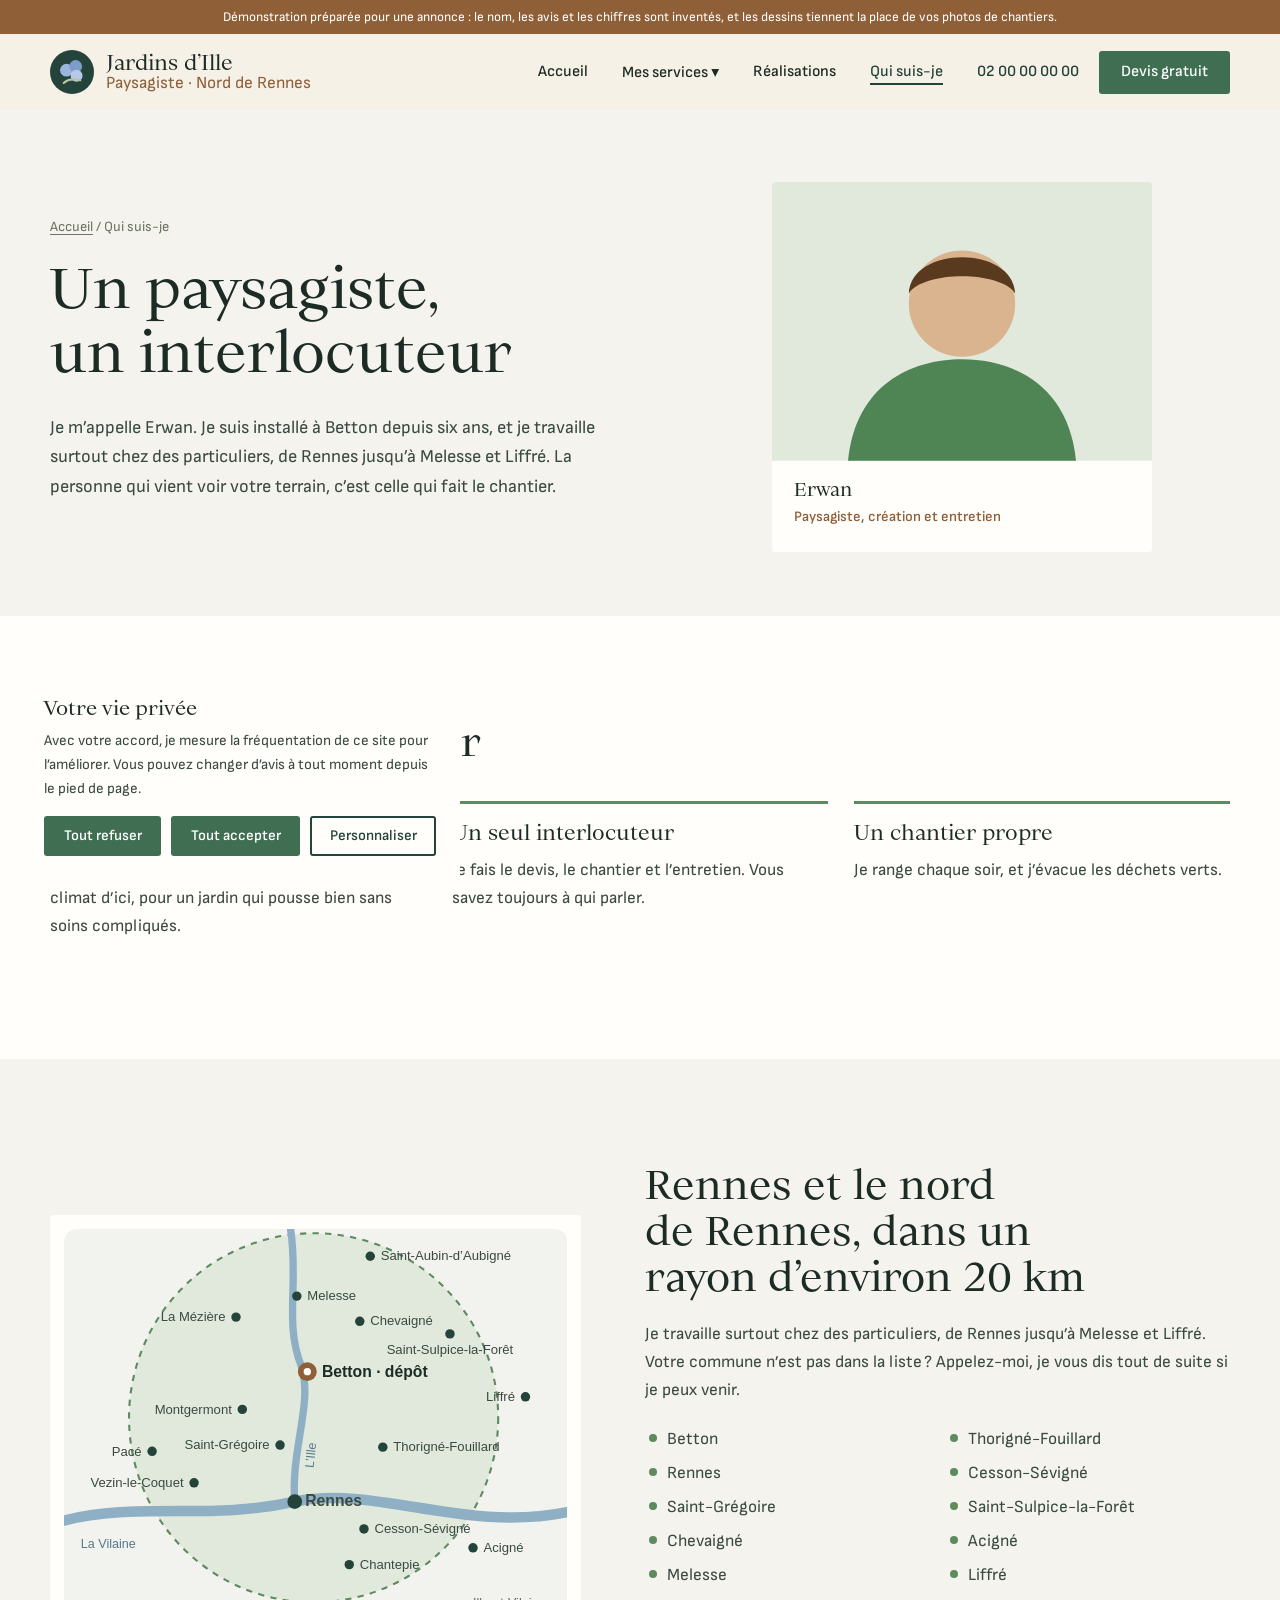
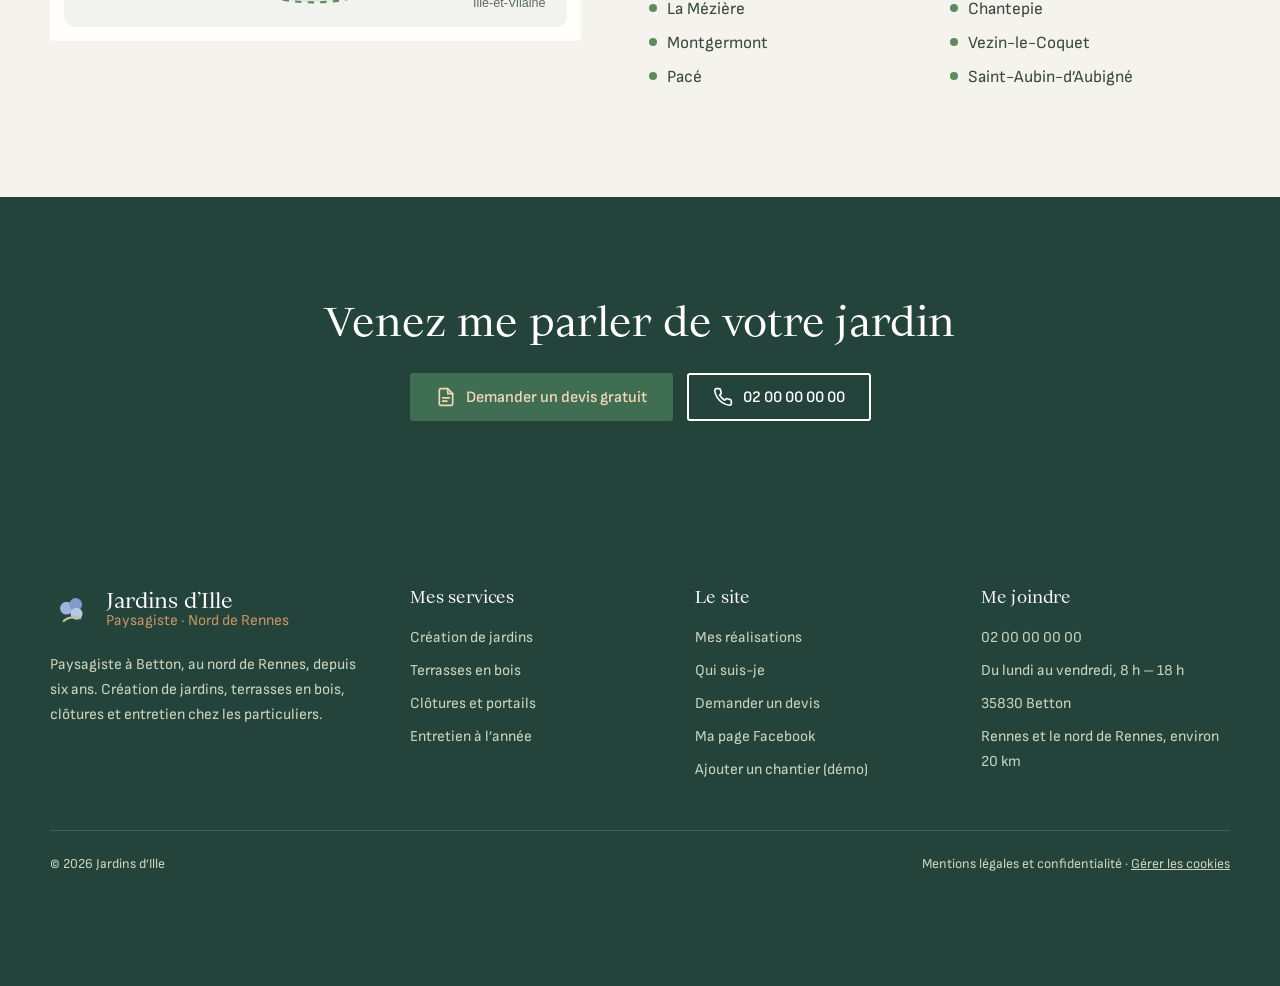
<file: a-propos.html>
<!doctype html>
<html lang="fr">
<head>
  <meta charset="utf-8">
  <meta name="viewport" content="width=device-width, initial-scale=1">
  <title>Qui suis-je : paysagiste à Betton | Jardins d’Ille</title>
  <meta name="description" content="Paysagiste installé à Betton, au nord de Rennes, depuis six ans, au service des particuliers.">
  <!-- Démonstration : hors des moteurs de recherche. Le vrai site sera indexé. -->
  <meta name="robots" content="noindex, nofollow">
  <meta property="og:type" content="website">
  <meta property="og:locale" content="fr_FR">
  <meta property="og:title" content="Qui suis-je : paysagiste à Betton | Jardins d'Ille">
  <meta property="og:description" content="Paysagiste installé à Betton, au nord de Rennes, depuis six ans, au service des particuliers.">
  <meta name="theme-color" content="#24433A">
  <link rel="icon" href="data:image/svg+xml,%3Csvg%20xmlns%3D%22http%3A%2F%2Fwww.w3.org%2F2000%2Fsvg%22%20viewBox%3D%220%200%2048%2048%22%20aria-hidden%3D%22true%22%3E%3Ccircle%20cx%3D%2224%22%20cy%3D%2224%22%20r%3D%2224%22%20fill%3D%22%2324433A%22%2F%3E%3Ccircle%20cx%3D%2218%22%20cy%3D%2222%22%20r%3D%227%22%20fill%3D%22%239DB5DD%22%2F%3E%3Ccircle%20cx%3D%2228%22%20cy%3D%2218%22%20r%3D%227%22%20fill%3D%22%237E9CCB%22%2F%3E%3Ccircle%20cx%3D%2229%22%20cy%3D%2228%22%20r%3D%226.5%22%20fill%3D%22%23B7C9E6%22%2F%3E%3Cpath%20d%3D%22M15%2036c4-4%2010-5%2018-3%22%20stroke%3D%22%23B7C3A5%22%20stroke-width%3D%222.4%22%20fill%3D%22none%22%20stroke-linecap%3D%22round%22%2F%3E%3C%2Fsvg%3E">
  <link rel="preload" href="assets/fonts/ortica.woff2" as="font" type="font/woff2" crossorigin>
  <link rel="preload" href="assets/fonts/sofia-sans.woff2" as="font" type="font/woff2" crossorigin>
  <link rel="stylesheet" href="assets/style.css">
  <link rel="stylesheet" href="assets/reprise.css">
</head>
<body>
  <div class="bandeau-demo">Démonstration préparée pour une annonce : le nom, les avis et les chiffres sont inventés, et les dessins tiennent la place de vos photos de chantiers.</div>
  <header class="entete">
    <div class="conteneur">
      <a class="marque" href="index.html" aria-label="Jardins d'Ille, accueil"><svg viewBox="0 0 48 48" aria-hidden="true"><circle cx="24" cy="24" r="24" fill="#24433A"/><circle cx="18" cy="22" r="7" fill="#9DB5DD"/><circle cx="28" cy="18" r="7" fill="#7E9CCB"/><circle cx="29" cy="28" r="6.5" fill="#B7C9E6"/><path d="M15 36c4-4 10-5 18-3" stroke="#B7C3A5" stroke-width="2.4" fill="none" stroke-linecap="round"/></svg><span class="marque-nom"><strong>Jardins d’Ille</strong><span>Paysagiste · Nord de Rennes</span></span></a>
      <button class="bouton-menu" aria-label="Ouvrir le menu" aria-expanded="false" aria-controls="navigation"><span></span><span></span><span></span></button>
      <nav class="nav" id="navigation" aria-label="Navigation principale">
        <ul>
          <li><a href="index.html">Accueil</a></li>
          <li class="sous-menu"><button class="ouvrir-sous-menu" aria-expanded="false">Mes services ▾</button>
            <ul>
              <li><a href="creation-jardin.html">Création de jardins</a></li>
              <li><a href="terrasses-bois.html">Terrasses en bois</a></li>
              <li><a href="clotures-portails.html">Clôtures et portails</a></li>
              <li><a href="entretien-jardin.html">Entretien de jardins</a></li>
            </ul>
          </li>
          <li><a href="realisations.html">Réalisations</a></li>
          <li><a href="a-propos.html" aria-current="page">Qui suis-je</a></li>
          <li><a class="tel-entete" href="tel:+33200000000">02 00 00 00 00</a></li>
          <li><a class="bouton" href="contact.html">Devis gratuit</a></li>
        </ul>
      </nav>
    </div>
  </header>
  <main>

    <section class="page-titre">
      <div class="conteneur">
        <div>
          <p class="fil"><a href="index.html">Accueil</a> / Qui suis-je</p>
          <h1>Un paysagiste, un interlocuteur</h1>
          <p class="intro">Je m’appelle Erwan. Je suis installé à Betton depuis six ans, et je travaille surtout chez des particuliers, de Rennes jusqu’à Melesse et Liffré. La personne qui vient voir votre terrain, c’est celle qui fait le chantier.</p>
        </div>
        <div class="membre membre-seul"><svg viewBox="0 0 300 220" role="img" aria-label="Portrait du paysagiste, à remplacer par une photo"><rect width="300" height="220" fill="#E1E9DC"/><circle cx="150" cy="96" r="42" fill="#D9B48F"/><path d="M60 220 C66 160 110 140 150 140 C190 140 234 160 240 220Z" fill="#4F8455"/><path d="M108 88 C110 50 190 50 192 88 C180 70 120 70 108 88Z" fill="#5A3A1F"/></svg><div class="corps"><h3>Erwan</h3><span class="role">Paysagiste, création et entretien</span></div></div>
      </div>
    </section>
    <section class="fond-blanc">
      <div class="conteneur">
        <span class="surtitre">Ce qui compte pour moi</span>
        <h2>Ma façon de travailler</h2>
        <div class="valeurs">
          <div><h3>Des plantes qui aiment le coin</h3><p>Je choisis des végétaux adaptés à la terre et au climat d’ici, pour un jardin qui pousse bien sans soins compliqués.</p></div>
          <div><h3>Un seul interlocuteur</h3><p>Je fais le devis, le chantier et l’entretien. Vous savez toujours à qui parler.</p></div>
          <div><h3>Un chantier propre</h3><p>Je range chaque soir, et j’évacue les déchets verts.</p></div>
        </div>
      </div>
    </section>
    
    <section>
      <div class="conteneur bloc-zone">
        <div class="carte-zone"><svg viewBox="80 40 480 380" role="img" aria-label="Carte de ma zone d'intervention au nord de Rennes" font-family="Inter, sans-serif">
    <rect x="80" y="40" width="480" height="380" fill="#F2F3EE" rx="12"/>
    <circle cx="318" cy="220" r="176" fill="#E1E9DC" stroke="#5E8A60" stroke-width="2" stroke-dasharray="6 6"/>
    <path d="M296 40 C304 90 290 130 306 170 C318 205 296 250 300 300" fill="none" stroke="#8FB0C4" stroke-width="7" stroke-linecap="round"/>
    <path d="M80 318 C150 300 220 318 300 300 C380 284 460 330 560 310" fill="none" stroke="#8FB0C4" stroke-width="10" stroke-linecap="round"/>
    <text x="318" y="268" font-size="12" fill="#55798C" transform="rotate(-84 318 268)">L’Ille</text>
    <text x="96" y="344" font-size="12" fill="#55798C">La Vilaine</text>
    <text x="470" y="400" font-size="12" fill="#5F6B62">Ille-et-Vilaine</text>
    <g><circle cx="300" cy="300" r="7" fill="#24433A"/><text x="310" y="304" font-size="15" font-weight="700" text-anchor="start" fill="#3B4A40">Rennes</text></g><g><circle cx="286" cy="246" r="4.5" fill="#24433A"/><text x="276" y="250" font-size="12.5"  text-anchor="end" fill="#3B4A40">Saint-Grégoire</text></g><g><circle cx="302" cy="104" r="4.5" fill="#24433A"/><text x="312" y="108" font-size="12.5"  text-anchor="start" fill="#3B4A40">Melesse</text></g><g><circle cx="244" cy="124" r="4.5" fill="#24433A"/><text x="234" y="128" font-size="12.5"  text-anchor="end" fill="#3B4A40">La Mézière</text></g><g><circle cx="362" cy="128" r="4.5" fill="#24433A"/><text x="372" y="132" font-size="12.5"  text-anchor="start" fill="#3B4A40">Chevaigné</text></g><g><circle cx="250" cy="212" r="4.5" fill="#24433A"/><text x="240" y="216" font-size="12.5"  text-anchor="end" fill="#3B4A40">Montgermont</text></g><g><circle cx="164" cy="252" r="4.5" fill="#24433A"/><text x="154" y="256" font-size="12.5"  text-anchor="end" fill="#3B4A40">Pacé</text></g><g><circle cx="204" cy="282" r="4.5" fill="#24433A"/><text x="194" y="286" font-size="12.5"  text-anchor="end" fill="#3B4A40">Vezin-le-Coquet</text></g><g><circle cx="384" cy="248" r="4.5" fill="#24433A"/><text x="394" y="252" font-size="12.5"  text-anchor="start" fill="#3B4A40">Thorigné-Fouillard</text></g><g><circle cx="366" cy="326" r="4.5" fill="#24433A"/><text x="376" y="330" font-size="12.5"  text-anchor="start" fill="#3B4A40">Cesson-Sévigné</text></g><g><circle cx="352" cy="360" r="4.5" fill="#24433A"/><text x="362" y="364" font-size="12.5"  text-anchor="start" fill="#3B4A40">Chantepie</text></g><g><circle cx="470" cy="344" r="4.5" fill="#24433A"/><text x="480" y="348" font-size="12.5"  text-anchor="start" fill="#3B4A40">Acigné</text></g><g><circle cx="448" cy="140" r="4.5" fill="#24433A"/><text x="448" y="159" font-size="12.5"  text-anchor="middle" fill="#3B4A40">Saint-Sulpice-la-Forêt</text></g><g><circle cx="520" cy="200" r="4.5" fill="#24433A"/><text x="510" y="204" font-size="12.5"  text-anchor="end" fill="#3B4A40">Liffré</text></g><g><circle cx="372" cy="66" r="4.5" fill="#24433A"/><text x="382" y="70" font-size="12.5"  text-anchor="start" fill="#3B4A40">Saint-Aubin-d’Aubigné</text></g><g><circle cx="312" cy="176" r="9" fill="#8F5F38"/><circle cx="312" cy="176" r="3.5" fill="#fff"/><text x="326" y="181" font-size="15" font-weight="700" fill="#1C2B24">Betton · dépôt</text></g>
  </svg></div>
        <div>
          <span class="surtitre">Zone d’intervention</span>
          <h2>Rennes et le nord de Rennes, dans un rayon d’environ 20 km</h2>
          <p>Je travaille surtout chez des particuliers, de Rennes jusqu’à Melesse et Liffré. Votre commune n’est pas dans la liste ? Appelez-moi, je vous dis tout de suite si je peux venir.</p>
          <ul class="communes"><li>Betton</li><li>Rennes</li><li>Saint-Grégoire</li><li>Chevaigné</li><li>Melesse</li><li>La Mézière</li><li>Montgermont</li><li>Pacé</li><li>Thorigné-Fouillard</li><li>Cesson-Sévigné</li><li>Saint-Sulpice-la-Forêt</li><li>Acigné</li><li>Liffré</li><li>Chantepie</li><li>Vezin-le-Coquet</li><li>Saint-Aubin-d’Aubigné</li></ul>
        </div>
      </div>
    </section>
    <section class="fond-foret appel">
      <div class="conteneur"><h2>Venez me parler de votre jardin</h2><div class="boutons"><a class="bouton" href="contact.html"><svg viewBox="0 0 24 24" fill="none" stroke="currentColor" stroke-width="2" stroke-linecap="round" stroke-linejoin="round" aria-hidden="true"><path d="M14 2H6a2 2 0 0 0-2 2v16a2 2 0 0 0 2 2h12a2 2 0 0 0 2-2V8z"/><path d="M14 2v6h6M8 13h8M8 17h5"/></svg>Demander un devis gratuit</a><a class="bouton bouton-ligne" href="tel:+33200000000"><svg viewBox="0 0 24 24" fill="none" stroke="currentColor" stroke-width="2" stroke-linecap="round" stroke-linejoin="round" aria-hidden="true"><path d="M22 16.9v3a2 2 0 0 1-2.2 2 19.8 19.8 0 0 1-8.6-3.1 19.5 19.5 0 0 1-6-6A19.8 19.8 0 0 1 2.1 4.2 2 2 0 0 1 4.1 2h3a2 2 0 0 1 2 1.7c.1.9.4 1.8.7 2.7a2 2 0 0 1-.5 2.1L8 9.8a16 16 0 0 0 6 6l1.3-1.3a2 2 0 0 1 2.1-.4c.9.3 1.8.6 2.7.7a2 2 0 0 1 1.7 2z"/></svg>02 00 00 00 00</a></div></div>
    </section>
  </main>
  <footer class="pied">
    <div class="conteneur">
      <div class="grille">
        <div>
          <a class="marque" href="index.html" aria-label="Accueil"><svg viewBox="0 0 48 48" aria-hidden="true"><circle cx="24" cy="24" r="24" fill="#24433A"/><circle cx="18" cy="22" r="7" fill="#9DB5DD"/><circle cx="28" cy="18" r="7" fill="#7E9CCB"/><circle cx="29" cy="28" r="6.5" fill="#B7C9E6"/><path d="M15 36c4-4 10-5 18-3" stroke="#B7C3A5" stroke-width="2.4" fill="none" stroke-linecap="round"/></svg><span class="marque-nom"><strong>Jardins d’Ille</strong><span>Paysagiste · Nord de Rennes</span></span></a>
          <p style="margin-top:20px;max-width:330px">Paysagiste à Betton, au nord de Rennes, depuis six ans. Création de jardins, terrasses en bois, clôtures et entretien chez les particuliers.</p>
        </div>
        <div>
          <h4>Mes services</h4>
          <ul><li><a href="creation-jardin.html">Création de jardins</a></li><li><a href="terrasses-bois.html">Terrasses en bois</a></li><li><a href="clotures-portails.html">Clôtures et portails</a></li><li><a href="entretien-jardin.html">Entretien à l’année</a></li></ul>
        </div>
        <div>
          <h4>Le site</h4>
          <ul><li><a href="realisations.html">Mes réalisations</a></li><li><a href="a-propos.html">Qui suis-je</a></li><li><a href="contact.html">Demander un devis</a></li><li><a href="#" onclick="return false">Ma page Facebook</a></li><li><a href="ajouter-un-chantier.html">Ajouter un chantier (démo)</a></li></ul>
        </div>
        <div>
          <h4>Me joindre</h4>
          <ul><li><a href="tel:+33200000000">02 00 00 00 00</a></li><li>Du lundi au vendredi, 8 h – 18 h</li><li>35830 Betton</li><li>Rennes et le nord de Rennes, environ 20 km</li></ul>
        </div>
      </div>
      <div class="pied-bas">
        <span>© <span data-annee>2026</span> Jardins d’Ille</span>
        <span><a href="mentions-legales.html">Mentions légales et confidentialité</a> · <button class="lien-bouton" data-gerer-cookies>Gérer les cookies</button></span>
      </div>
    </div>
  </footer>
  <div class="barre-mobile">
    <a class="bouton bouton-ligne" href="tel:+33200000000"><svg viewBox="0 0 24 24" fill="none" stroke="currentColor" stroke-width="2" stroke-linecap="round" stroke-linejoin="round" aria-hidden="true"><path d="M22 16.9v3a2 2 0 0 1-2.2 2 19.8 19.8 0 0 1-8.6-3.1 19.5 19.5 0 0 1-6-6A19.8 19.8 0 0 1 2.1 4.2 2 2 0 0 1 4.1 2h3a2 2 0 0 1 2 1.7c.1.9.4 1.8.7 2.7a2 2 0 0 1-.5 2.1L8 9.8a16 16 0 0 0 6 6l1.3-1.3a2 2 0 0 1 2.1-.4c.9.3 1.8.6 2.7.7a2 2 0 0 1 1.7 2z"/></svg>Appeler</a>
    <a class="bouton" href="contact.html"><svg viewBox="0 0 24 24" fill="none" stroke="currentColor" stroke-width="2" stroke-linecap="round" stroke-linejoin="round" aria-hidden="true"><path d="M14 2H6a2 2 0 0 0-2 2v16a2 2 0 0 0 2 2h12a2 2 0 0 0 2-2V8z"/><path d="M14 2v6h6M8 13h8M8 17h5"/></svg>Demander un devis</a>
  </div>
  <div class="cookies" role="dialog" aria-labelledby="cookies-titre">
    <h2 id="cookies-titre">Votre vie privée</h2>
    <p>Avec votre accord, je mesure la fréquentation de ce site pour l’améliorer. Vous pouvez changer d’avis à tout moment depuis le pied de page.</p>
    <div class="cookies-actions">
      <button class="bouton" data-cookies="refuser">Tout refuser</button>
      <button class="bouton" data-cookies="accepter">Tout accepter</button>
      <button class="bouton bouton-ligne" data-cookies="personnaliser">Personnaliser</button>
    </div>
    <div class="cookies-detail">
      <div class="categorie"><div><strong>Nécessaires</strong><span>Mémorisent votre choix pendant six mois. Toujours actifs.</span></div><input type="checkbox" class="interrupteur" checked disabled aria-label="Cookies nécessaires, toujours actifs"></div>
      <div class="categorie"><div><strong>Mesure d’audience</strong><span>Statistiques de fréquentation, sans publicité ni revente.</span></div><input type="checkbox" class="interrupteur" id="mesure-audience" aria-label="Mesure d'audience"></div>
      <div class="cookies-actions"><button class="bouton" data-cookies="enregistrer">Enregistrer mes choix</button></div>
    </div>
  </div>
  <script src="assets/site.js" defer></script>
</body>
</html>
</file>
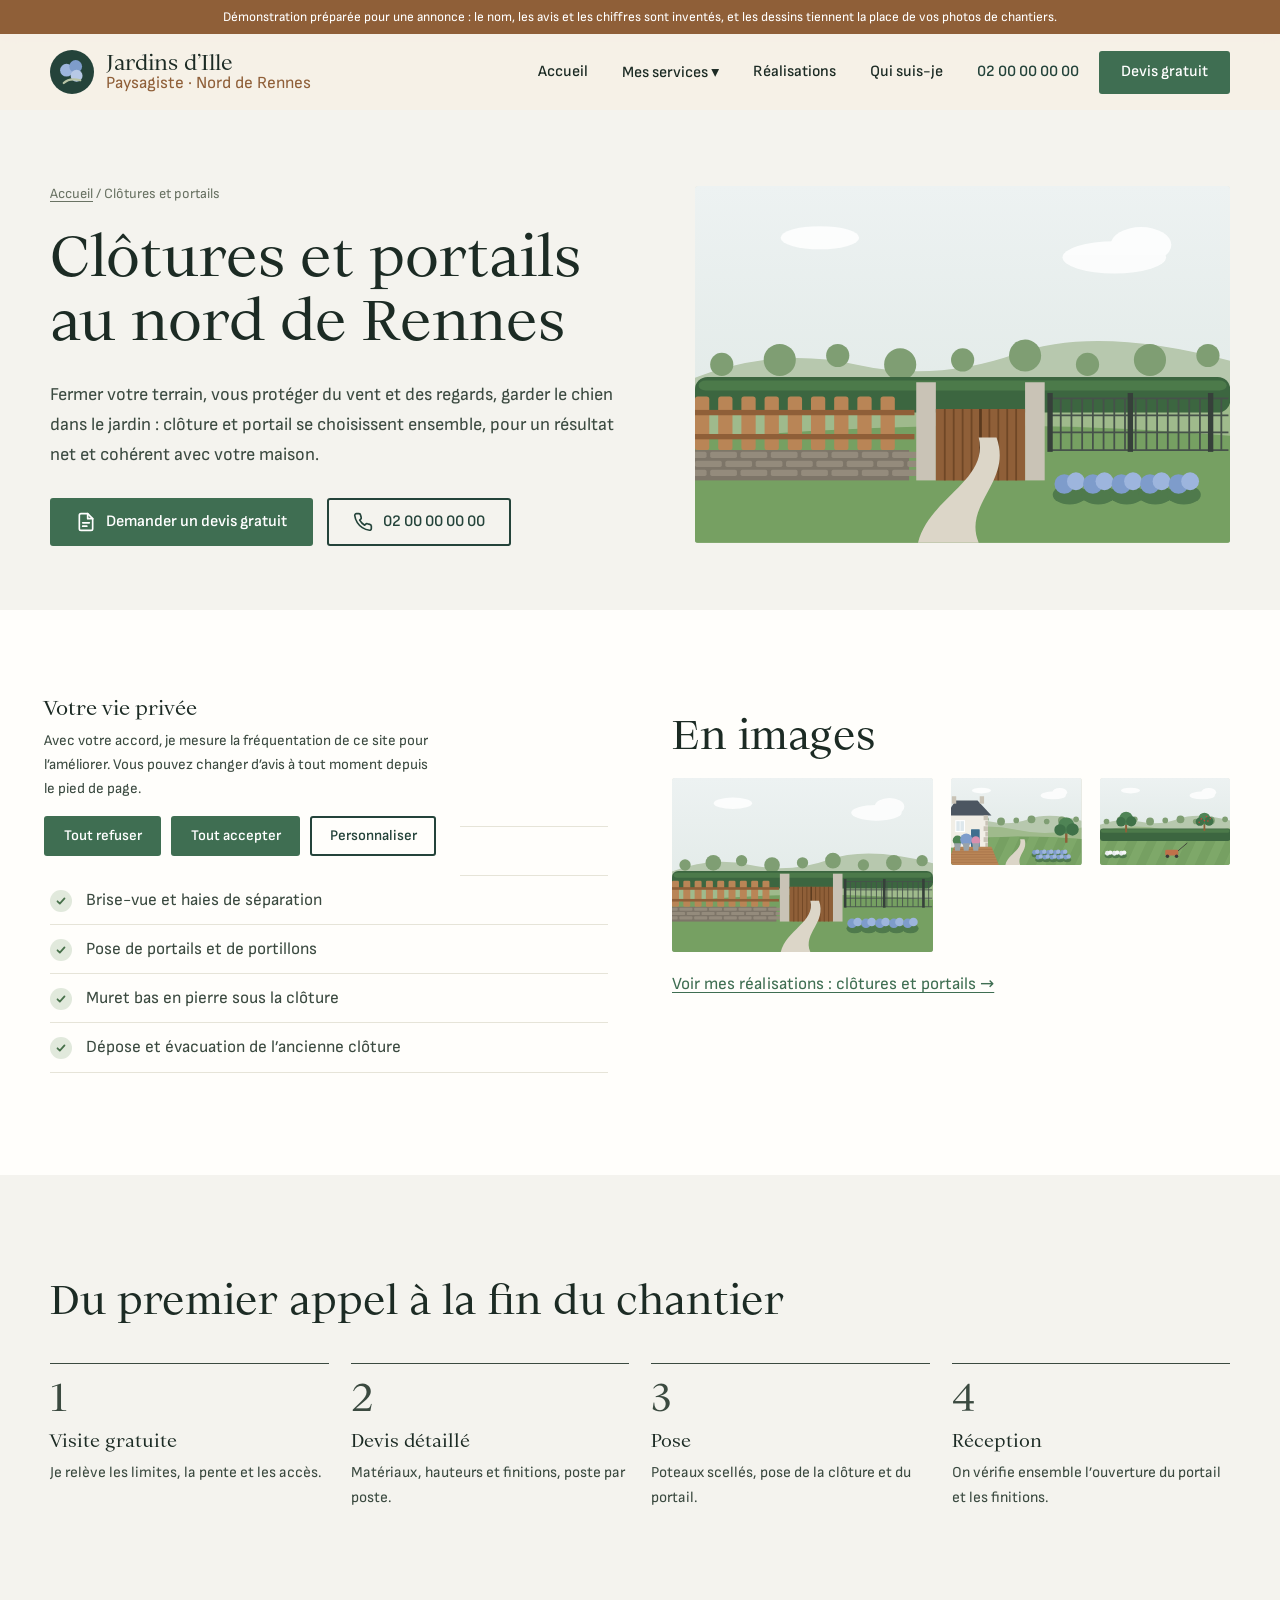
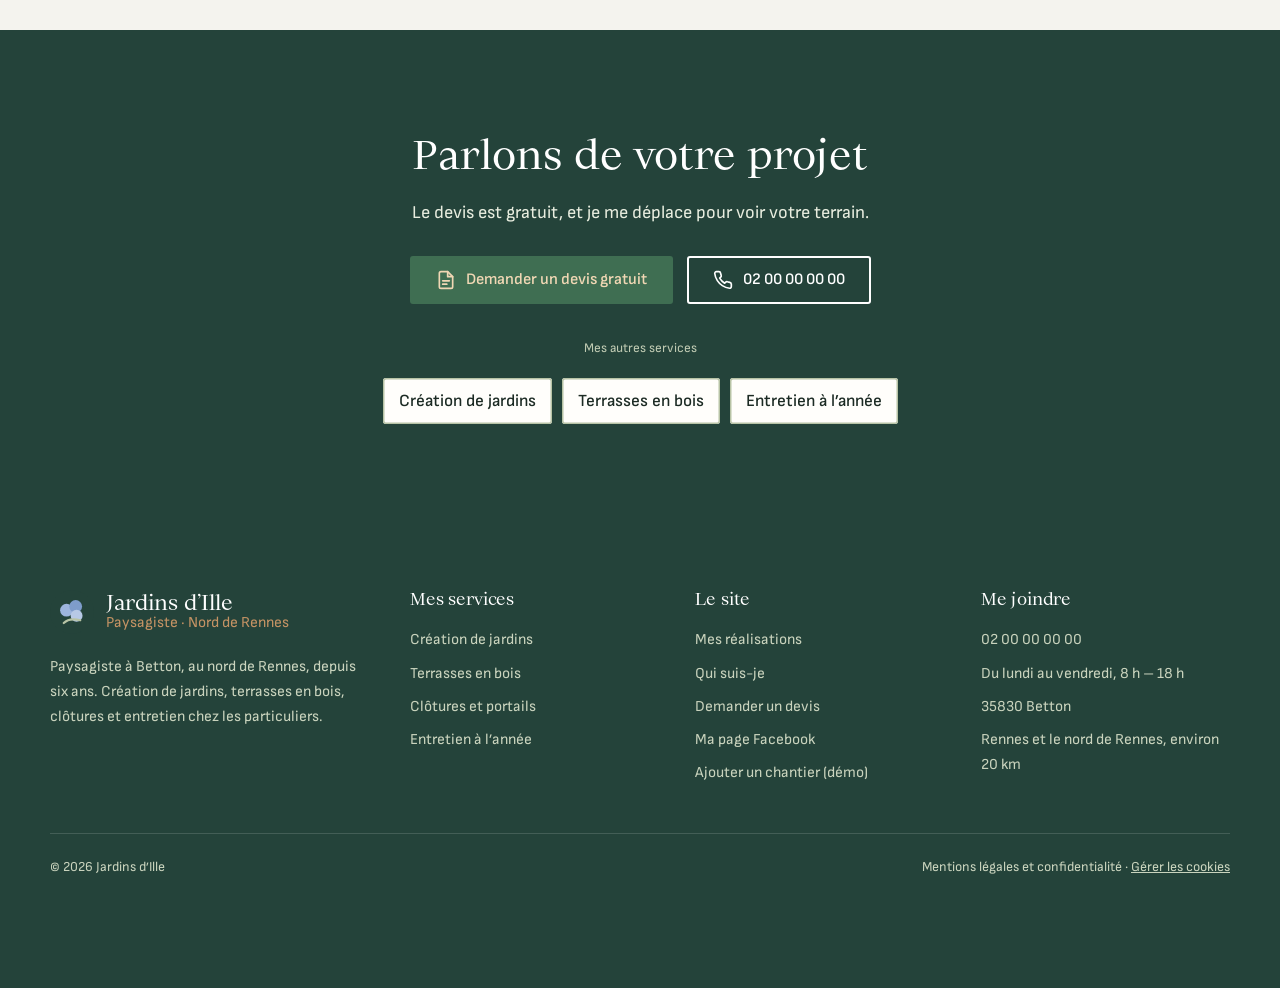
<file: clotures-portails.html>
<!doctype html>
<html lang="fr">
<head>
  <meta charset="utf-8">
  <meta name="viewport" content="width=device-width, initial-scale=1">
  <title>Clôtures et portails à Rennes | Jardins d’Ille</title>
  <meta name="description" content="Clôture en bois, grillage rigide, brise-vue, portail et portillon : fermer le terrain proprement. Paysagiste à Betton, au nord de Rennes. Devis gratuit.">
  <!-- Démonstration : hors des moteurs de recherche. Le vrai site sera indexé. -->
  <meta name="robots" content="noindex, nofollow">
  <meta property="og:type" content="website">
  <meta property="og:locale" content="fr_FR">
  <meta property="og:title" content="Clôtures et portails à Rennes | Jardins d'Ille">
  <meta property="og:description" content="Clôture en bois, grillage rigide, brise-vue, portail et portillon : fermer le terrain proprement. Paysagiste à Betton, au nord de Rennes. Devis gratuit.">
  <meta name="theme-color" content="#24433A">
  <link rel="icon" href="data:image/svg+xml,%3Csvg%20xmlns%3D%22http%3A%2F%2Fwww.w3.org%2F2000%2Fsvg%22%20viewBox%3D%220%200%2048%2048%22%20aria-hidden%3D%22true%22%3E%3Ccircle%20cx%3D%2224%22%20cy%3D%2224%22%20r%3D%2224%22%20fill%3D%22%2324433A%22%2F%3E%3Ccircle%20cx%3D%2218%22%20cy%3D%2222%22%20r%3D%227%22%20fill%3D%22%239DB5DD%22%2F%3E%3Ccircle%20cx%3D%2228%22%20cy%3D%2218%22%20r%3D%227%22%20fill%3D%22%237E9CCB%22%2F%3E%3Ccircle%20cx%3D%2229%22%20cy%3D%2228%22%20r%3D%226.5%22%20fill%3D%22%23B7C9E6%22%2F%3E%3Cpath%20d%3D%22M15%2036c4-4%2010-5%2018-3%22%20stroke%3D%22%23B7C3A5%22%20stroke-width%3D%222.4%22%20fill%3D%22none%22%20stroke-linecap%3D%22round%22%2F%3E%3C%2Fsvg%3E">
  <link rel="preload" href="assets/fonts/ortica.woff2" as="font" type="font/woff2" crossorigin>
  <link rel="preload" href="assets/fonts/sofia-sans.woff2" as="font" type="font/woff2" crossorigin>
  <link rel="stylesheet" href="assets/style.css">
  <link rel="stylesheet" href="assets/reprise.css">
</head>
<body>
  <div class="bandeau-demo">Démonstration préparée pour une annonce : le nom, les avis et les chiffres sont inventés, et les dessins tiennent la place de vos photos de chantiers.</div>
  <header class="entete">
    <div class="conteneur">
      <a class="marque" href="index.html" aria-label="Jardins d'Ille, accueil"><svg viewBox="0 0 48 48" aria-hidden="true"><circle cx="24" cy="24" r="24" fill="#24433A"/><circle cx="18" cy="22" r="7" fill="#9DB5DD"/><circle cx="28" cy="18" r="7" fill="#7E9CCB"/><circle cx="29" cy="28" r="6.5" fill="#B7C9E6"/><path d="M15 36c4-4 10-5 18-3" stroke="#B7C3A5" stroke-width="2.4" fill="none" stroke-linecap="round"/></svg><span class="marque-nom"><strong>Jardins d’Ille</strong><span>Paysagiste · Nord de Rennes</span></span></a>
      <button class="bouton-menu" aria-label="Ouvrir le menu" aria-expanded="false" aria-controls="navigation"><span></span><span></span><span></span></button>
      <nav class="nav" id="navigation" aria-label="Navigation principale">
        <ul>
          <li><a href="index.html">Accueil</a></li>
          <li class="sous-menu"><button class="ouvrir-sous-menu" aria-expanded="false">Mes services ▾</button>
            <ul>
              <li><a href="creation-jardin.html">Création de jardins</a></li>
              <li><a href="terrasses-bois.html">Terrasses en bois</a></li>
              <li><a href="clotures-portails.html" aria-current="page">Clôtures et portails</a></li>
              <li><a href="entretien-jardin.html">Entretien de jardins</a></li>
            </ul>
          </li>
          <li><a href="realisations.html">Réalisations</a></li>
          <li><a href="a-propos.html">Qui suis-je</a></li>
          <li><a class="tel-entete" href="tel:+33200000000">02 00 00 00 00</a></li>
          <li><a class="bouton" href="contact.html">Devis gratuit</a></li>
        </ul>
      </nav>
    </div>
  </header>
  <main>

    <section class="page-titre">
      <div class="conteneur">
        <div>
          <p class="fil"><a href="index.html">Accueil</a> / Clôtures et portails</p>
          <h1>Clôtures et portails au nord de Rennes</h1>
          <p class="intro">Fermer votre terrain, vous protéger du vent et des regards, garder le chien dans le jardin : clôture et portail se choisissent ensemble, pour un résultat net et cohérent avec votre maison.</p>
          <div class="boutons"><a class="bouton" href="contact.html?travaux=clotures-portails"><svg viewBox="0 0 24 24" fill="none" stroke="currentColor" stroke-width="2" stroke-linecap="round" stroke-linejoin="round" aria-hidden="true"><path d="M14 2H6a2 2 0 0 0-2 2v16a2 2 0 0 0 2 2h12a2 2 0 0 0 2-2V8z"/><path d="M14 2v6h6M8 13h8M8 17h5"/></svg>Demander un devis gratuit</a><a class="bouton bouton-ligne" href="tel:+33200000000"><svg viewBox="0 0 24 24" fill="none" stroke="currentColor" stroke-width="2" stroke-linecap="round" stroke-linejoin="round" aria-hidden="true"><path d="M22 16.9v3a2 2 0 0 1-2.2 2 19.8 19.8 0 0 1-8.6-3.1 19.5 19.5 0 0 1-6-6A19.8 19.8 0 0 1 2.1 4.2 2 2 0 0 1 4.1 2h3a2 2 0 0 1 2 1.7c.1.9.4 1.8.7 2.7a2 2 0 0 1-.5 2.1L8 9.8a16 16 0 0 0 6 6l1.3-1.3a2 2 0 0 1 2.1-.4c.9.3 1.8.6 2.7.7a2 2 0 0 1 1.7 2z"/></svg>02 00 00 00 00</a></div>
        </div>
        <div class="illustration"><svg viewBox="0 0 600 400" role="img" aria-label="Clôture en bois sur muret, portail et grillage rigide" preserveAspectRatio="xMidYMid slice">
  <defs><linearGradient id="ciel9" x1="0" y1="0" x2="0" y2="1"><stop offset="0" stop-color="#EDF2F2"/><stop offset="1" stop-color="#DCE6E2"/></linearGradient>
  <clipPath id="sol9"><path d="M0 285 Q300 255 600 280 V400 H0Z"/></clipPath></defs>
  <rect width="600" height="400" fill="url(#ciel9)"/>
  <g fill="#fff" opacity=".85"><ellipse cx="470" cy="80" rx="58" ry="18"/><ellipse cx="500" cy="66" rx="34" ry="20"/><ellipse cx="140" cy="58" rx="44" ry="13"/></g>
  <path d="M0 215 Q90 180 180 200 T360 188 T600 196 V400 H0Z" fill="#B7C8AE"/>
  <g fill="#7F9E73"><circle cx="30" cy="200" r="13"/><circle cx="95" cy="195" r="18"/><circle cx="160" cy="190" r="13"/><circle cx="230" cy="200" r="18"/><circle cx="300" cy="195" r="13"/><circle cx="370" cy="190" r="18"/><circle cx="440" cy="200" r="13"/><circle cx="510" cy="195" r="18"/><circle cx="575" cy="190" r="13"/></g>
  <path d="M0 245 Q150 205 300 238 T600 228 V400 H0Z" fill="#9FBA8C"/>
  <path d="M0 285 Q300 255 600 280 V400 H0Z" fill="#76A062"/><rect x="0" y="214" width="600" height="40" rx="14" fill="#3C6640"/><rect x="4" y="218" width="592" height="11.200000000000001" rx="8" fill="#4C7A4A"/><rect x="0" y="296" width="240" height="34" fill="#7D7568"/><rect x="-17" y="298" width="30" height="7" rx="2" fill="#948B7C"/><rect x="17" y="298" width="30" height="7" rx="2" fill="#948B7C"/><rect x="51" y="298" width="30" height="7" rx="2" fill="#948B7C"/><rect x="85" y="298" width="30" height="7" rx="2" fill="#948B7C"/><rect x="119" y="298" width="30" height="7" rx="2" fill="#948B7C"/><rect x="153" y="298" width="30" height="7" rx="2" fill="#948B7C"/><rect x="187" y="298" width="30" height="7" rx="2" fill="#948B7C"/><rect x="221" y="298" width="30" height="7" rx="2" fill="#948B7C"/><rect x="0" y="308" width="30" height="7" rx="2" fill="#948B7C"/><rect x="34" y="308" width="30" height="7" rx="2" fill="#948B7C"/><rect x="68" y="308" width="30" height="7" rx="2" fill="#948B7C"/><rect x="102" y="308" width="30" height="7" rx="2" fill="#948B7C"/><rect x="136" y="308" width="30" height="7" rx="2" fill="#948B7C"/><rect x="170" y="308" width="30" height="7" rx="2" fill="#948B7C"/><rect x="204" y="308" width="30" height="7" rx="2" fill="#948B7C"/><rect x="238" y="308" width="30" height="7" rx="2" fill="#948B7C"/><rect x="-17" y="318" width="30" height="7" rx="2" fill="#948B7C"/><rect x="17" y="318" width="30" height="7" rx="2" fill="#948B7C"/><rect x="51" y="318" width="30" height="7" rx="2" fill="#948B7C"/><rect x="85" y="318" width="30" height="7" rx="2" fill="#948B7C"/><rect x="119" y="318" width="30" height="7" rx="2" fill="#948B7C"/><rect x="153" y="318" width="30" height="7" rx="2" fill="#948B7C"/><rect x="187" y="318" width="30" height="7" rx="2" fill="#948B7C"/><rect x="221" y="318" width="30" height="7" rx="2" fill="#948B7C"/><g fill="#B98556"><rect x="0" y="236" width="16" height="60" rx="3"/><rect x="26" y="236" width="16" height="60" rx="3"/><rect x="52" y="236" width="16" height="60" rx="3"/><rect x="78" y="236" width="16" height="60" rx="3"/><rect x="104" y="236" width="16" height="60" rx="3"/><rect x="130" y="236" width="16" height="60" rx="3"/><rect x="156" y="236" width="16" height="60" rx="3"/><rect x="182" y="236" width="16" height="60" rx="3"/><rect x="208" y="236" width="16" height="60" rx="3"/></g><rect x="-4" y="251" width="250" height="6" fill="#8F5F38"/><rect x="-4" y="278" width="250" height="6" fill="#8F5F38"/><rect x="248" y="220" width="22" height="110" fill="#C9C3B6"/><rect x="370" y="220" width="22" height="110" fill="#C9C3B6"/><path d="M270 330 V250 H370 V330Z" fill="#8F5F38"/><line x1="280" y1="250" x2="280" y2="330" stroke="#6F4726" stroke-width="2"/><line x1="290" y1="250" x2="290" y2="330" stroke="#6F4726" stroke-width="2"/><line x1="300" y1="250" x2="300" y2="330" stroke="#6F4726" stroke-width="2"/><line x1="310" y1="250" x2="310" y2="330" stroke="#6F4726" stroke-width="2"/><line x1="320" y1="250" x2="320" y2="330" stroke="#6F4726" stroke-width="2"/><line x1="330" y1="250" x2="330" y2="330" stroke="#6F4726" stroke-width="2"/><line x1="340" y1="250" x2="340" y2="330" stroke="#6F4726" stroke-width="2"/><line x1="350" y1="250" x2="350" y2="330" stroke="#6F4726" stroke-width="2"/><line x1="360" y1="250" x2="360" y2="330" stroke="#6F4726" stroke-width="2"/><line x1="320" y1="250" x2="320" y2="330" stroke="#5A3A1F" stroke-width="3"/><g stroke="#46524A" stroke-width="2"><line x1="398" y1="238" x2="398" y2="296"/><line x1="410" y1="238" x2="410" y2="296"/><line x1="422" y1="238" x2="422" y2="296"/><line x1="434" y1="238" x2="434" y2="296"/><line x1="446" y1="238" x2="446" y2="296"/><line x1="458" y1="238" x2="458" y2="296"/><line x1="470" y1="238" x2="470" y2="296"/><line x1="482" y1="238" x2="482" y2="296"/><line x1="494" y1="238" x2="494" y2="296"/><line x1="506" y1="238" x2="506" y2="296"/><line x1="518" y1="238" x2="518" y2="296"/><line x1="530" y1="238" x2="530" y2="296"/><line x1="542" y1="238" x2="542" y2="296"/><line x1="554" y1="238" x2="554" y2="296"/><line x1="566" y1="238" x2="566" y2="296"/><line x1="578" y1="238" x2="578" y2="296"/><line x1="590" y1="238" x2="590" y2="296"/><line x1="398" y1="238" x2="598" y2="238"/><line x1="398" y1="257.14" x2="598" y2="257.14"/><line x1="398" y1="276.28" x2="598" y2="276.28"/><line x1="398" y1="296" x2="598" y2="296"/></g><rect x="395" y="232" width="6" height="66" fill="#36403A"/><rect x="485" y="232" width="6" height="66" fill="#36403A"/><rect x="575" y="232" width="6" height="66" fill="#36403A"/><ellipse cx="420" cy="346" rx="19" ry="11" fill="#4F7A4C"/><circle cx="414" cy="334" r="11" fill="#7E9CCB"/><circle cx="427" cy="331" r="10" fill="#9DB5DD"/><ellipse cx="452" cy="346" rx="19" ry="11" fill="#4F7A4C"/><circle cx="446" cy="334" r="11" fill="#7E9CCB"/><circle cx="459" cy="331" r="10" fill="#9DB5DD"/><ellipse cx="484" cy="346" rx="19" ry="11" fill="#4F7A4C"/><circle cx="478" cy="334" r="11" fill="#7E9CCB"/><circle cx="491" cy="331" r="10" fill="#9DB5DD"/><ellipse cx="516" cy="346" rx="19" ry="11" fill="#4F7A4C"/><circle cx="510" cy="334" r="11" fill="#7E9CCB"/><circle cx="523" cy="331" r="10" fill="#9DB5DD"/><ellipse cx="548" cy="346" rx="19" ry="11" fill="#4F7A4C"/><circle cx="542" cy="334" r="11" fill="#7E9CCB"/><circle cx="555" cy="331" r="10" fill="#9DB5DD"/><path d="M250 400 C262 350 330 330 318 282 L338 282 C356 332 300 356 318 400Z" fill="#DCD6C8"/></svg></div>
      </div>
    </section>
    <section class="fond-blanc">
      <div class="conteneur deux-colonnes">
        <div>
          <span class="surtitre">Ce que je fais</span>
          <h2>Clôtures et portails</h2>
          <ul class="liste-coches"><li>Clôtures en bois, pleines ou ajourées</li><li>Grillage rigide et panneaux</li><li>Brise-vue et haies de séparation</li><li>Pose de portails et de portillons</li><li>Muret bas en pierre sous la clôture</li><li>Dépose et évacuation de l’ancienne clôture</li></ul>
        </div>
        <div>
          <span class="surtitre">Mes chantiers</span>
          <h2>En images</h2>
          <div class="galerie" style="margin-top:0"><div class="illustration"><svg viewBox="0 0 600 400" role="img" aria-label="Clôture en bois sur muret, portail et grillage rigide" preserveAspectRatio="xMidYMid slice">
  <defs><linearGradient id="ciel10" x1="0" y1="0" x2="0" y2="1"><stop offset="0" stop-color="#EDF2F2"/><stop offset="1" stop-color="#DCE6E2"/></linearGradient>
  <clipPath id="sol10"><path d="M0 285 Q300 255 600 280 V400 H0Z"/></clipPath></defs>
  <rect width="600" height="400" fill="url(#ciel10)"/>
  <g fill="#fff" opacity=".85"><ellipse cx="470" cy="80" rx="58" ry="18"/><ellipse cx="500" cy="66" rx="34" ry="20"/><ellipse cx="140" cy="58" rx="44" ry="13"/></g>
  <path d="M0 215 Q90 180 180 200 T360 188 T600 196 V400 H0Z" fill="#B7C8AE"/>
  <g fill="#7F9E73"><circle cx="30" cy="200" r="13"/><circle cx="95" cy="195" r="18"/><circle cx="160" cy="190" r="13"/><circle cx="230" cy="200" r="18"/><circle cx="300" cy="195" r="13"/><circle cx="370" cy="190" r="18"/><circle cx="440" cy="200" r="13"/><circle cx="510" cy="195" r="18"/><circle cx="575" cy="190" r="13"/></g>
  <path d="M0 245 Q150 205 300 238 T600 228 V400 H0Z" fill="#9FBA8C"/>
  <path d="M0 285 Q300 255 600 280 V400 H0Z" fill="#76A062"/><rect x="0" y="214" width="600" height="40" rx="14" fill="#3C6640"/><rect x="4" y="218" width="592" height="11.200000000000001" rx="8" fill="#4C7A4A"/><rect x="0" y="296" width="240" height="34" fill="#7D7568"/><rect x="-17" y="298" width="30" height="7" rx="2" fill="#948B7C"/><rect x="17" y="298" width="30" height="7" rx="2" fill="#948B7C"/><rect x="51" y="298" width="30" height="7" rx="2" fill="#948B7C"/><rect x="85" y="298" width="30" height="7" rx="2" fill="#948B7C"/><rect x="119" y="298" width="30" height="7" rx="2" fill="#948B7C"/><rect x="153" y="298" width="30" height="7" rx="2" fill="#948B7C"/><rect x="187" y="298" width="30" height="7" rx="2" fill="#948B7C"/><rect x="221" y="298" width="30" height="7" rx="2" fill="#948B7C"/><rect x="0" y="308" width="30" height="7" rx="2" fill="#948B7C"/><rect x="34" y="308" width="30" height="7" rx="2" fill="#948B7C"/><rect x="68" y="308" width="30" height="7" rx="2" fill="#948B7C"/><rect x="102" y="308" width="30" height="7" rx="2" fill="#948B7C"/><rect x="136" y="308" width="30" height="7" rx="2" fill="#948B7C"/><rect x="170" y="308" width="30" height="7" rx="2" fill="#948B7C"/><rect x="204" y="308" width="30" height="7" rx="2" fill="#948B7C"/><rect x="238" y="308" width="30" height="7" rx="2" fill="#948B7C"/><rect x="-17" y="318" width="30" height="7" rx="2" fill="#948B7C"/><rect x="17" y="318" width="30" height="7" rx="2" fill="#948B7C"/><rect x="51" y="318" width="30" height="7" rx="2" fill="#948B7C"/><rect x="85" y="318" width="30" height="7" rx="2" fill="#948B7C"/><rect x="119" y="318" width="30" height="7" rx="2" fill="#948B7C"/><rect x="153" y="318" width="30" height="7" rx="2" fill="#948B7C"/><rect x="187" y="318" width="30" height="7" rx="2" fill="#948B7C"/><rect x="221" y="318" width="30" height="7" rx="2" fill="#948B7C"/><g fill="#B98556"><rect x="0" y="236" width="16" height="60" rx="3"/><rect x="26" y="236" width="16" height="60" rx="3"/><rect x="52" y="236" width="16" height="60" rx="3"/><rect x="78" y="236" width="16" height="60" rx="3"/><rect x="104" y="236" width="16" height="60" rx="3"/><rect x="130" y="236" width="16" height="60" rx="3"/><rect x="156" y="236" width="16" height="60" rx="3"/><rect x="182" y="236" width="16" height="60" rx="3"/><rect x="208" y="236" width="16" height="60" rx="3"/></g><rect x="-4" y="251" width="250" height="6" fill="#8F5F38"/><rect x="-4" y="278" width="250" height="6" fill="#8F5F38"/><rect x="248" y="220" width="22" height="110" fill="#C9C3B6"/><rect x="370" y="220" width="22" height="110" fill="#C9C3B6"/><path d="M270 330 V250 H370 V330Z" fill="#8F5F38"/><line x1="280" y1="250" x2="280" y2="330" stroke="#6F4726" stroke-width="2"/><line x1="290" y1="250" x2="290" y2="330" stroke="#6F4726" stroke-width="2"/><line x1="300" y1="250" x2="300" y2="330" stroke="#6F4726" stroke-width="2"/><line x1="310" y1="250" x2="310" y2="330" stroke="#6F4726" stroke-width="2"/><line x1="320" y1="250" x2="320" y2="330" stroke="#6F4726" stroke-width="2"/><line x1="330" y1="250" x2="330" y2="330" stroke="#6F4726" stroke-width="2"/><line x1="340" y1="250" x2="340" y2="330" stroke="#6F4726" stroke-width="2"/><line x1="350" y1="250" x2="350" y2="330" stroke="#6F4726" stroke-width="2"/><line x1="360" y1="250" x2="360" y2="330" stroke="#6F4726" stroke-width="2"/><line x1="320" y1="250" x2="320" y2="330" stroke="#5A3A1F" stroke-width="3"/><g stroke="#46524A" stroke-width="2"><line x1="398" y1="238" x2="398" y2="296"/><line x1="410" y1="238" x2="410" y2="296"/><line x1="422" y1="238" x2="422" y2="296"/><line x1="434" y1="238" x2="434" y2="296"/><line x1="446" y1="238" x2="446" y2="296"/><line x1="458" y1="238" x2="458" y2="296"/><line x1="470" y1="238" x2="470" y2="296"/><line x1="482" y1="238" x2="482" y2="296"/><line x1="494" y1="238" x2="494" y2="296"/><line x1="506" y1="238" x2="506" y2="296"/><line x1="518" y1="238" x2="518" y2="296"/><line x1="530" y1="238" x2="530" y2="296"/><line x1="542" y1="238" x2="542" y2="296"/><line x1="554" y1="238" x2="554" y2="296"/><line x1="566" y1="238" x2="566" y2="296"/><line x1="578" y1="238" x2="578" y2="296"/><line x1="590" y1="238" x2="590" y2="296"/><line x1="398" y1="238" x2="598" y2="238"/><line x1="398" y1="257.14" x2="598" y2="257.14"/><line x1="398" y1="276.28" x2="598" y2="276.28"/><line x1="398" y1="296" x2="598" y2="296"/></g><rect x="395" y="232" width="6" height="66" fill="#36403A"/><rect x="485" y="232" width="6" height="66" fill="#36403A"/><rect x="575" y="232" width="6" height="66" fill="#36403A"/><ellipse cx="420" cy="346" rx="19" ry="11" fill="#4F7A4C"/><circle cx="414" cy="334" r="11" fill="#7E9CCB"/><circle cx="427" cy="331" r="10" fill="#9DB5DD"/><ellipse cx="452" cy="346" rx="19" ry="11" fill="#4F7A4C"/><circle cx="446" cy="334" r="11" fill="#7E9CCB"/><circle cx="459" cy="331" r="10" fill="#9DB5DD"/><ellipse cx="484" cy="346" rx="19" ry="11" fill="#4F7A4C"/><circle cx="478" cy="334" r="11" fill="#7E9CCB"/><circle cx="491" cy="331" r="10" fill="#9DB5DD"/><ellipse cx="516" cy="346" rx="19" ry="11" fill="#4F7A4C"/><circle cx="510" cy="334" r="11" fill="#7E9CCB"/><circle cx="523" cy="331" r="10" fill="#9DB5DD"/><ellipse cx="548" cy="346" rx="19" ry="11" fill="#4F7A4C"/><circle cx="542" cy="334" r="11" fill="#7E9CCB"/><circle cx="555" cy="331" r="10" fill="#9DB5DD"/><path d="M250 400 C262 350 330 330 318 282 L338 282 C356 332 300 356 318 400Z" fill="#DCD6C8"/></svg></div><div class="illustration"><svg viewBox="0 0 600 400" role="img" aria-label="Jardin breton : maison au toit d'ardoise, terrasse en bois et hortensias" preserveAspectRatio="xMidYMid slice">
  <defs><linearGradient id="ciel11" x1="0" y1="0" x2="0" y2="1"><stop offset="0" stop-color="#EDF2F2"/><stop offset="1" stop-color="#DCE6E2"/></linearGradient>
  <clipPath id="sol11"><path d="M0 285 Q300 255 600 280 V400 H0Z"/></clipPath></defs>
  <rect width="600" height="400" fill="url(#ciel11)"/>
  <g fill="#fff" opacity=".85"><ellipse cx="470" cy="80" rx="58" ry="18"/><ellipse cx="500" cy="66" rx="34" ry="20"/><ellipse cx="140" cy="58" rx="44" ry="13"/></g>
  <path d="M0 215 Q90 180 180 200 T360 188 T600 196 V400 H0Z" fill="#B7C8AE"/>
  <g fill="#7F9E73"><circle cx="30" cy="200" r="13"/><circle cx="95" cy="195" r="18"/><circle cx="160" cy="190" r="13"/><circle cx="230" cy="200" r="18"/><circle cx="300" cy="195" r="13"/><circle cx="370" cy="190" r="18"/><circle cx="440" cy="200" r="13"/><circle cx="510" cy="195" r="18"/><circle cx="575" cy="190" r="13"/></g>
  <path d="M0 245 Q150 205 300 238 T600 228 V400 H0Z" fill="#9FBA8C"/>
  <path d="M0 285 Q300 255 600 280 V400 H0Z" fill="#76A062"/><g clip-path="url(#sol11)" fill="#86B070" opacity=".55"><path d="M-60 400 L10 250 L55 250 L-15 400Z"/><path d="M30 400 L100 250 L145 250 L75 400Z"/><path d="M120 400 L190 250 L235 250 L165 400Z"/><path d="M210 400 L280 250 L325 250 L255 400Z"/><path d="M300 400 L370 250 L415 250 L345 400Z"/><path d="M390 400 L460 250 L505 250 L435 400Z"/><path d="M480 400 L550 250 L595 250 L525 400Z"/><path d="M570 400 L640 250 L685 250 L615 400Z"/></g><rect x="-10" y="168" width="180" height="152" fill="#F1EEE6"/><path d="M-26 172 L22 104 L122 104 L186 172Z" fill="#4C5661"/><rect x="4" y="84" width="20" height="34" fill="#C9C3B6"/><rect x="132" y="84" width="20" height="34" fill="#C9C3B6"/><rect x="150" y="172" width="20" height="22" fill="#C9C3B6"/><rect x="158" y="197" width="12" height="22" fill="#C9C3B6"/><rect x="150" y="222" width="20" height="22" fill="#C9C3B6"/><rect x="158" y="247" width="12" height="22" fill="#C9C3B6"/><rect x="150" y="272" width="20" height="22" fill="#C9C3B6"/><rect x="158" y="297" width="12" height="22" fill="#C9C3B6"/><rect x="22" y="196" width="40" height="50" fill="#DDE7EC" stroke="#fff" stroke-width="5"/><line x1="42" y1="196" x2="42" y2="246" stroke="#fff" stroke-width="3"/><rect x="92" y="236" width="40" height="84" rx="2" fill="#3E6E8E"/><rect x="524.5" y="247.4" width="11" height="50.6" rx="3" fill="#8F5F38"/><circle cx="530" cy="218.8" r="37.400000000000006" fill="#4F8455"/><circle cx="501.4" cy="238.6" r="26.400000000000002" fill="#3F7148"/><circle cx="558.6" cy="236.39999999999998" r="28.6" fill="#3F7148"/><path d="M250 400 C262 350 330 330 318 282 L338 282 C356 332 300 356 318 400Z" fill="#DCD6C8"/><path d="M-20 400 L220 400 L186 316 L14 316Z" fill="#B98556"/><path d="M9.142857142857146 328 L190.85714285714286 328" stroke="#8F5F38" stroke-width="1.5"/><path d="M4.285714285714285 340 L195.71428571428572 340" stroke="#8F5F38" stroke-width="1.5"/><path d="M-0.571428571428573 352 L200.57142857142858 352" stroke="#8F5F38" stroke-width="1.5"/><path d="M-5.428571428571427 364 L205.42857142857142 364" stroke="#8F5F38" stroke-width="1.5"/><path d="M-10.285714285714286 376 L210.28571428571428 376" stroke="#8F5F38" stroke-width="1.5"/><path d="M-15.142857142857142 388 L215.14285714285714 388" stroke="#8F5F38" stroke-width="1.5"/><circle cx="30" cy="286.8" r="22" fill="#4F8455"/><path d="M14 300 L46 300 L41 334 L19 334Z" fill="#9AA3A8"/><circle cx="70" cy="283.2" r="28" fill="#7E9CCB"/><path d="M54 300 L86 300 L81 334 L59 334Z" fill="#9AA3A8"/><circle cx="114" cy="288" r="20" fill="#D98FAE"/><path d="M98 300 L130 300 L125 334 L103 334Z" fill="#9AA3A8"/><ellipse cx="390" cy="354" rx="19" ry="11" fill="#4F7A4C"/><circle cx="384" cy="342" r="11" fill="#7E9CCB"/><circle cx="397" cy="339" r="10" fill="#9DB5DD"/><ellipse cx="422" cy="354" rx="19" ry="11" fill="#4F7A4C"/><circle cx="416" cy="342" r="11" fill="#7E9CCB"/><circle cx="429" cy="339" r="10" fill="#9DB5DD"/><ellipse cx="454" cy="354" rx="19" ry="11" fill="#4F7A4C"/><circle cx="448" cy="342" r="11" fill="#7E9CCB"/><circle cx="461" cy="339" r="10" fill="#9DB5DD"/><ellipse cx="486" cy="354" rx="19" ry="11" fill="#4F7A4C"/><circle cx="480" cy="342" r="11" fill="#7E9CCB"/><circle cx="493" cy="339" r="10" fill="#9DB5DD"/><ellipse cx="518" cy="354" rx="19" ry="11" fill="#4F7A4C"/><circle cx="512" cy="342" r="11" fill="#7E9CCB"/><circle cx="525" cy="339" r="10" fill="#9DB5DD"/><ellipse cx="406" cy="376" rx="19" ry="11" fill="#4F7A4C"/><circle cx="400" cy="364" r="11" fill="#7E9CCB"/><circle cx="413" cy="361" r="10" fill="#9DB5DD"/><ellipse cx="438" cy="376" rx="19" ry="11" fill="#4F7A4C"/><circle cx="432" cy="364" r="11" fill="#7E9CCB"/><circle cx="445" cy="361" r="10" fill="#9DB5DD"/><ellipse cx="470" cy="376" rx="19" ry="11" fill="#4F7A4C"/><circle cx="464" cy="364" r="11" fill="#7E9CCB"/><circle cx="477" cy="361" r="10" fill="#9DB5DD"/><ellipse cx="502" cy="376" rx="19" ry="11" fill="#4F7A4C"/><circle cx="496" cy="364" r="11" fill="#7E9CCB"/><circle cx="509" cy="361" r="10" fill="#9DB5DD"/><ellipse cx="534" cy="376" rx="19" ry="11" fill="#4F7A4C"/><circle cx="528" cy="364" r="11" fill="#7E9CCB"/><circle cx="541" cy="361" r="10" fill="#9DB5DD"/></svg></div><div class="illustration"><svg viewBox="0 0 600 400" role="img" aria-label="Pelouse tondue et haie taillée" preserveAspectRatio="xMidYMid slice">
  <defs><linearGradient id="ciel12" x1="0" y1="0" x2="0" y2="1"><stop offset="0" stop-color="#EDF2F2"/><stop offset="1" stop-color="#DCE6E2"/></linearGradient>
  <clipPath id="sol12"><path d="M0 285 Q300 255 600 280 V400 H0Z"/></clipPath></defs>
  <rect width="600" height="400" fill="url(#ciel12)"/>
  <g fill="#fff" opacity=".85"><ellipse cx="470" cy="80" rx="58" ry="18"/><ellipse cx="500" cy="66" rx="34" ry="20"/><ellipse cx="140" cy="58" rx="44" ry="13"/></g>
  <path d="M0 215 Q90 180 180 200 T360 188 T600 196 V400 H0Z" fill="#B7C8AE"/>
  <g fill="#7F9E73"><circle cx="30" cy="200" r="13"/><circle cx="95" cy="195" r="18"/><circle cx="160" cy="190" r="13"/><circle cx="230" cy="200" r="18"/><circle cx="300" cy="195" r="13"/><circle cx="370" cy="190" r="18"/><circle cx="440" cy="200" r="13"/><circle cx="510" cy="195" r="18"/><circle cx="575" cy="190" r="13"/></g>
  <path d="M0 245 Q150 205 300 238 T600 228 V400 H0Z" fill="#9FBA8C"/>
  <path d="M0 285 Q300 255 600 280 V400 H0Z" fill="#76A062"/><g clip-path="url(#sol12)" fill="#86B070" opacity=".55"><path d="M-60 400 L10 250 L55 250 L-15 400Z"/><path d="M30 400 L100 250 L145 250 L75 400Z"/><path d="M120 400 L190 250 L235 250 L165 400Z"/><path d="M210 400 L280 250 L325 250 L255 400Z"/><path d="M300 400 L370 250 L415 250 L345 400Z"/><path d="M390 400 L460 250 L505 250 L435 400Z"/><path d="M480 400 L550 250 L595 250 L525 400Z"/><path d="M570 400 L640 250 L685 250 L615 400Z"/></g><rect x="0" y="232" width="600" height="58" rx="14" fill="#3C6640"/><rect x="4" y="236" width="592" height="16.240000000000002" rx="8" fill="#4C7A4A"/><rect x="115.5" y="208.6" width="9" height="41.4" rx="3" fill="#8F5F38"/><circle cx="120" cy="185.2" r="30.6" fill="#4F8455"/><circle cx="96.6" cy="201.4" r="21.6" fill="#3F7148"/><circle cx="143.4" cy="199.6" r="23.400000000000002" fill="#3F7148"/><rect x="476" y="207.2" width="8" height="36.800000000000004" rx="3" fill="#8F5F38"/><circle cx="480" cy="186.4" r="27.200000000000003" fill="#4F8455"/><circle cx="459.2" cy="200.8" r="19.200000000000003" fill="#3F7148"/><circle cx="500.8" cy="199.2" r="20.8" fill="#3F7148"/><circle cx="465.6" cy="188" r="3.6" fill="#C8473A"/><circle cx="489.6" cy="176.8" r="3.6" fill="#C8473A"/><circle cx="496" cy="197.6" r="3.6" fill="#C8473A"/><circle cx="456" cy="204" r="3.6" fill="#C8473A"/><circle cx="480" cy="196" r="3.6" fill="#C8473A"/><circle cx="507.2" cy="186.4" r="3.6" fill="#C8473A"/><g><rect x="300" y="330" width="60" height="26" rx="6" fill="#C0714A"/><circle cx="310" cy="360" r="8" fill="#3B3B38"/><circle cx="352" cy="360" r="8" fill="#3B3B38"/><path d="M360 334 L400 300" stroke="#3B3B38" stroke-width="4" stroke-linecap="round"/></g><ellipse cx="40" cy="358" rx="19" ry="11" fill="#4F7A4C"/><circle cx="34" cy="346" r="11" fill="#E9ECEF"/><circle cx="47" cy="343" r="10" fill="#F8F9FA"/><ellipse cx="72" cy="358" rx="19" ry="11" fill="#4F7A4C"/><circle cx="66" cy="346" r="11" fill="#E9ECEF"/><circle cx="79" cy="343" r="10" fill="#F8F9FA"/><ellipse cx="104" cy="358" rx="19" ry="11" fill="#4F7A4C"/><circle cx="98" cy="346" r="11" fill="#E9ECEF"/><circle cx="111" cy="343" r="10" fill="#F8F9FA"/></svg></div></div>
          <p style="margin-top:18px"><a href="realisations.html?type=clotures-portails">Voir mes réalisations : clôtures et portails →</a></p>
        </div>
      </div>
    </section>
    <section>
      <div class="conteneur">
        <span class="surtitre">Comment je travaille</span>
        <h2>Du premier appel à la fin du chantier</h2>
        <ol class="etapes"><li><h3>Visite gratuite</h3><p>Je relève les limites, la pente et les accès.</p></li><li><h3>Devis détaillé</h3><p>Matériaux, hauteurs et finitions, poste par poste.</p></li><li><h3>Pose</h3><p>Poteaux scellés, pose de la clôture et du portail.</p></li><li><h3>Réception</h3><p>On vérifie ensemble l’ouverture du portail et les finitions.</p></li></ol>
      </div>
    </section>
    <section class="fond-foret appel">
      <div class="conteneur">
        <h2>Parlons de votre projet</h2>
        <p class="intro" style="margin-inline:auto">Le devis est gratuit, et je me déplace pour voir votre terrain.</p>
        <div class="boutons"><a class="bouton" href="contact.html?travaux=clotures-portails"><svg viewBox="0 0 24 24" fill="none" stroke="currentColor" stroke-width="2" stroke-linecap="round" stroke-linejoin="round" aria-hidden="true"><path d="M14 2H6a2 2 0 0 0-2 2v16a2 2 0 0 0 2 2h12a2 2 0 0 0 2-2V8z"/><path d="M14 2v6h6M8 13h8M8 17h5"/></svg>Demander un devis gratuit</a><a class="bouton bouton-ligne" href="tel:+33200000000"><svg viewBox="0 0 24 24" fill="none" stroke="currentColor" stroke-width="2" stroke-linecap="round" stroke-linejoin="round" aria-hidden="true"><path d="M22 16.9v3a2 2 0 0 1-2.2 2 19.8 19.8 0 0 1-8.6-3.1 19.5 19.5 0 0 1-6-6A19.8 19.8 0 0 1 2.1 4.2 2 2 0 0 1 4.1 2h3a2 2 0 0 1 2 1.7c.1.9.4 1.8.7 2.7a2 2 0 0 1-.5 2.1L8 9.8a16 16 0 0 0 6 6l1.3-1.3a2 2 0 0 1 2.1-.4c.9.3 1.8.6 2.7.7a2 2 0 0 1 1.7 2z"/></svg>02 00 00 00 00</a></div>
        <p style="margin-top:34px" class="petit">Mes autres services</p>
        <div class="autres-services" style="justify-content:center"><a href="creation-jardin.html" style="color:#1C2B24">Création de jardins</a><a href="terrasses-bois.html" style="color:#1C2B24">Terrasses en bois</a><a href="entretien-jardin.html" style="color:#1C2B24">Entretien à l’année</a></div>
      </div>
    </section>
  </main>
  <footer class="pied">
    <div class="conteneur">
      <div class="grille">
        <div>
          <a class="marque" href="index.html" aria-label="Accueil"><svg viewBox="0 0 48 48" aria-hidden="true"><circle cx="24" cy="24" r="24" fill="#24433A"/><circle cx="18" cy="22" r="7" fill="#9DB5DD"/><circle cx="28" cy="18" r="7" fill="#7E9CCB"/><circle cx="29" cy="28" r="6.5" fill="#B7C9E6"/><path d="M15 36c4-4 10-5 18-3" stroke="#B7C3A5" stroke-width="2.4" fill="none" stroke-linecap="round"/></svg><span class="marque-nom"><strong>Jardins d’Ille</strong><span>Paysagiste · Nord de Rennes</span></span></a>
          <p style="margin-top:20px;max-width:330px">Paysagiste à Betton, au nord de Rennes, depuis six ans. Création de jardins, terrasses en bois, clôtures et entretien chez les particuliers.</p>
        </div>
        <div>
          <h4>Mes services</h4>
          <ul><li><a href="creation-jardin.html">Création de jardins</a></li><li><a href="terrasses-bois.html">Terrasses en bois</a></li><li><a href="clotures-portails.html">Clôtures et portails</a></li><li><a href="entretien-jardin.html">Entretien à l’année</a></li></ul>
        </div>
        <div>
          <h4>Le site</h4>
          <ul><li><a href="realisations.html">Mes réalisations</a></li><li><a href="a-propos.html">Qui suis-je</a></li><li><a href="contact.html">Demander un devis</a></li><li><a href="#" onclick="return false">Ma page Facebook</a></li><li><a href="ajouter-un-chantier.html">Ajouter un chantier (démo)</a></li></ul>
        </div>
        <div>
          <h4>Me joindre</h4>
          <ul><li><a href="tel:+33200000000">02 00 00 00 00</a></li><li>Du lundi au vendredi, 8 h – 18 h</li><li>35830 Betton</li><li>Rennes et le nord de Rennes, environ 20 km</li></ul>
        </div>
      </div>
      <div class="pied-bas">
        <span>© <span data-annee>2026</span> Jardins d’Ille</span>
        <span><a href="mentions-legales.html">Mentions légales et confidentialité</a> · <button class="lien-bouton" data-gerer-cookies>Gérer les cookies</button></span>
      </div>
    </div>
  </footer>
  <div class="barre-mobile">
    <a class="bouton bouton-ligne" href="tel:+33200000000"><svg viewBox="0 0 24 24" fill="none" stroke="currentColor" stroke-width="2" stroke-linecap="round" stroke-linejoin="round" aria-hidden="true"><path d="M22 16.9v3a2 2 0 0 1-2.2 2 19.8 19.8 0 0 1-8.6-3.1 19.5 19.5 0 0 1-6-6A19.8 19.8 0 0 1 2.1 4.2 2 2 0 0 1 4.1 2h3a2 2 0 0 1 2 1.7c.1.9.4 1.8.7 2.7a2 2 0 0 1-.5 2.1L8 9.8a16 16 0 0 0 6 6l1.3-1.3a2 2 0 0 1 2.1-.4c.9.3 1.8.6 2.7.7a2 2 0 0 1 1.7 2z"/></svg>Appeler</a>
    <a class="bouton" href="contact.html"><svg viewBox="0 0 24 24" fill="none" stroke="currentColor" stroke-width="2" stroke-linecap="round" stroke-linejoin="round" aria-hidden="true"><path d="M14 2H6a2 2 0 0 0-2 2v16a2 2 0 0 0 2 2h12a2 2 0 0 0 2-2V8z"/><path d="M14 2v6h6M8 13h8M8 17h5"/></svg>Demander un devis</a>
  </div>
  <div class="cookies" role="dialog" aria-labelledby="cookies-titre">
    <h2 id="cookies-titre">Votre vie privée</h2>
    <p>Avec votre accord, je mesure la fréquentation de ce site pour l’améliorer. Vous pouvez changer d’avis à tout moment depuis le pied de page.</p>
    <div class="cookies-actions">
      <button class="bouton" data-cookies="refuser">Tout refuser</button>
      <button class="bouton" data-cookies="accepter">Tout accepter</button>
      <button class="bouton bouton-ligne" data-cookies="personnaliser">Personnaliser</button>
    </div>
    <div class="cookies-detail">
      <div class="categorie"><div><strong>Nécessaires</strong><span>Mémorisent votre choix pendant six mois. Toujours actifs.</span></div><input type="checkbox" class="interrupteur" checked disabled aria-label="Cookies nécessaires, toujours actifs"></div>
      <div class="categorie"><div><strong>Mesure d’audience</strong><span>Statistiques de fréquentation, sans publicité ni revente.</span></div><input type="checkbox" class="interrupteur" id="mesure-audience" aria-label="Mesure d'audience"></div>
      <div class="cookies-actions"><button class="bouton" data-cookies="enregistrer">Enregistrer mes choix</button></div>
    </div>
  </div>
  <script src="assets/site.js" defer></script>
</body>
</html>
</file>
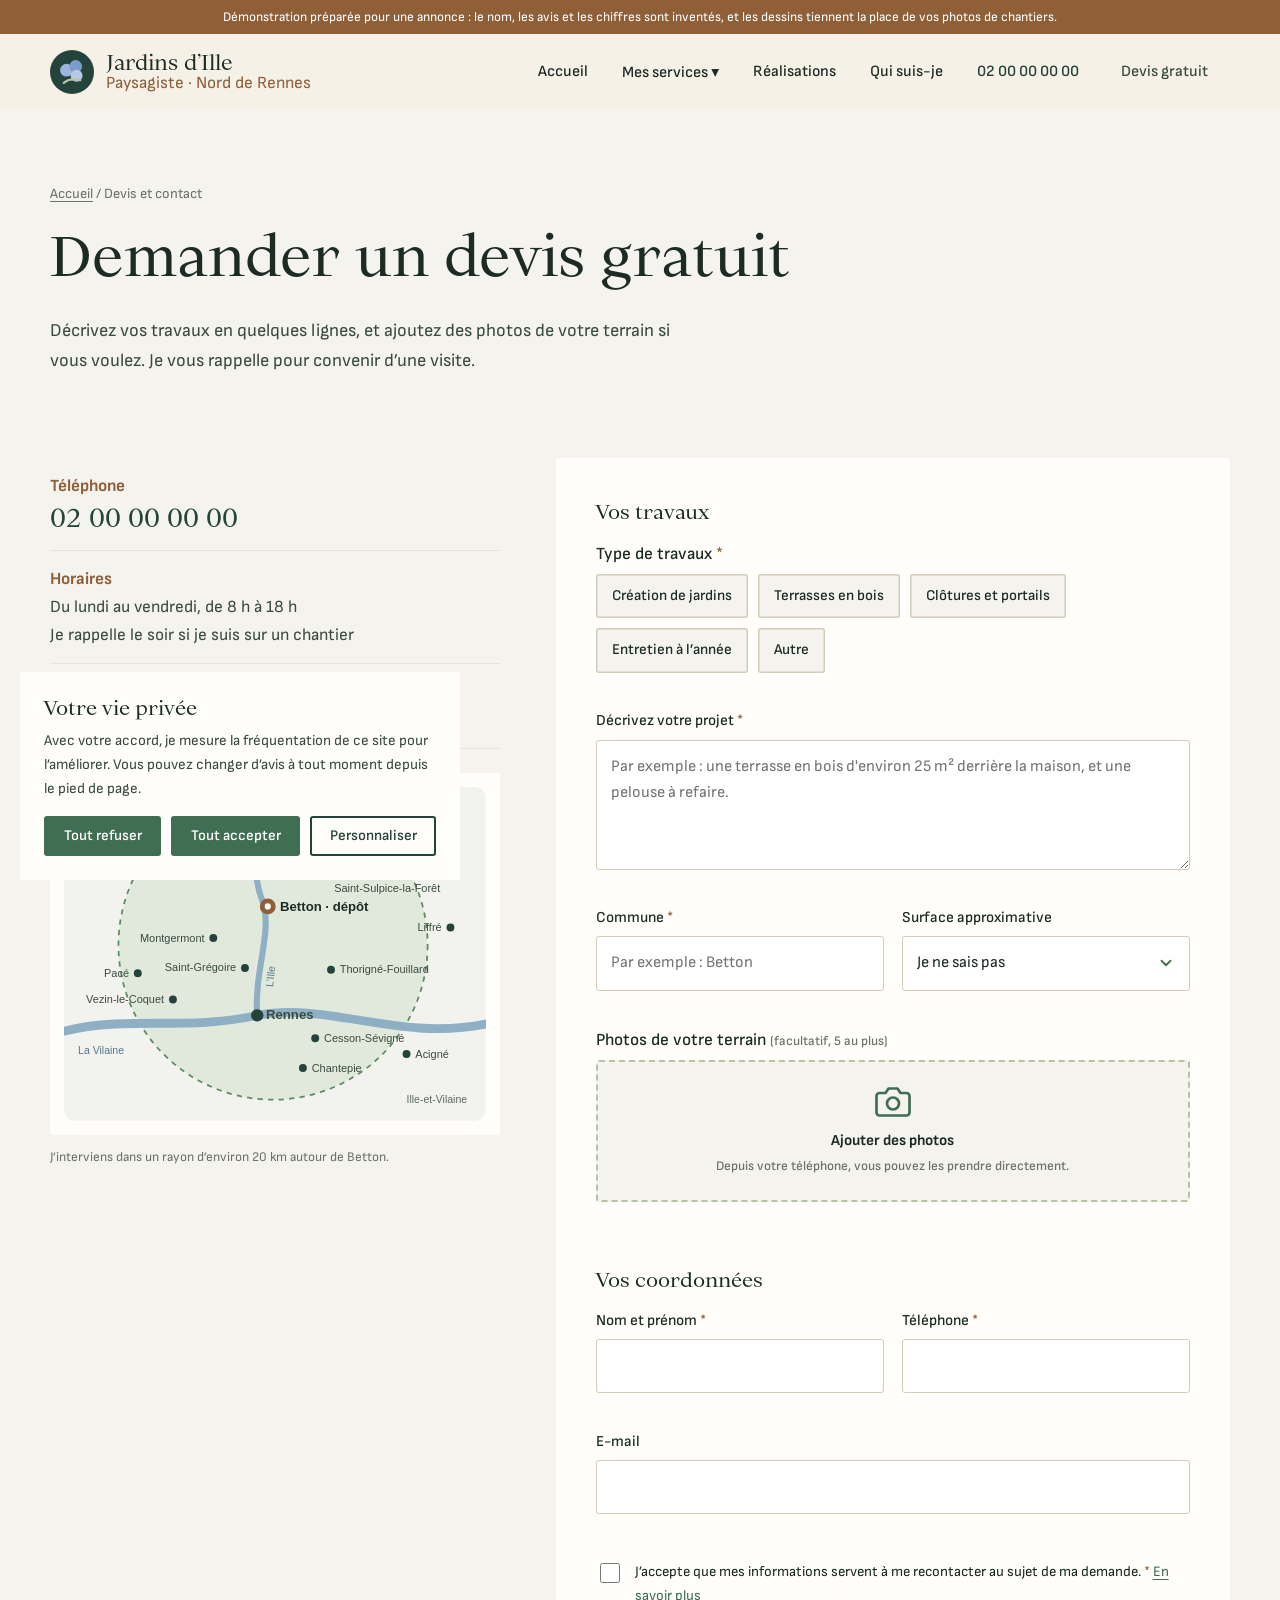
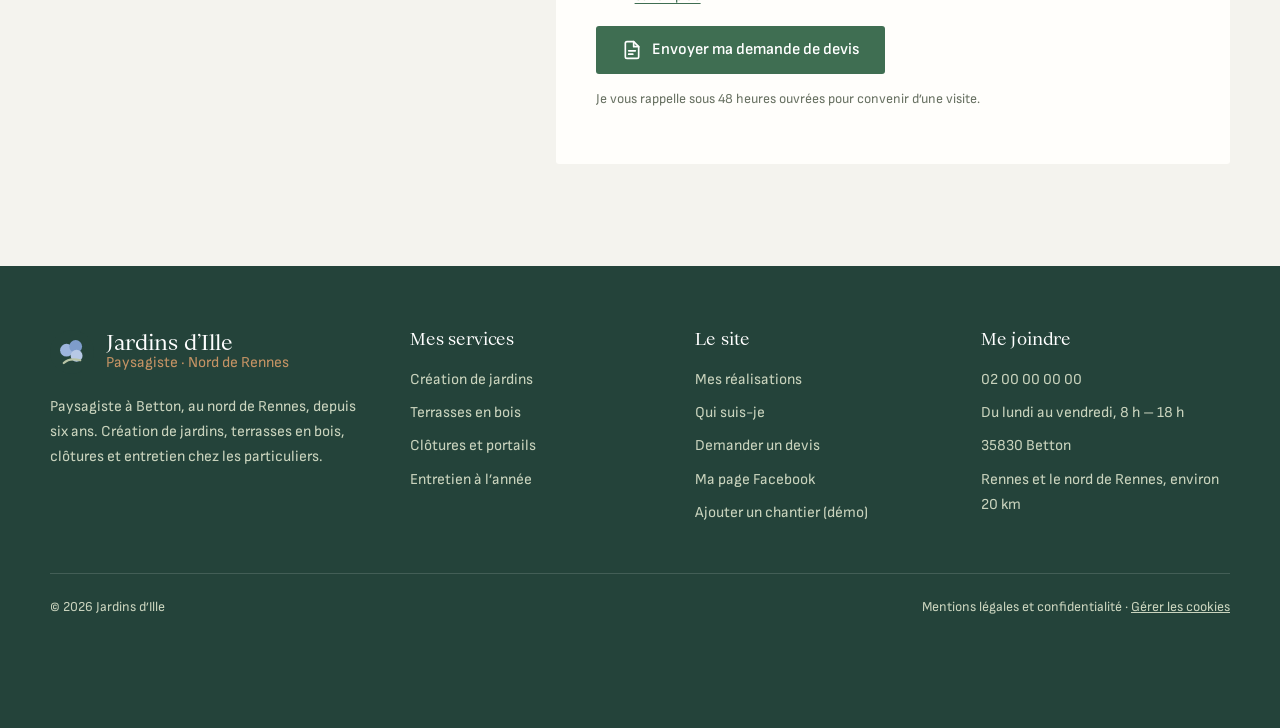
<file: contact.html>
<!doctype html>
<html lang="fr">
<head>
  <meta charset="utf-8">
  <meta name="viewport" content="width=device-width, initial-scale=1">
  <title>Demande de devis gratuit | Jardins d’Ille, paysagiste près de Rennes</title>
  <meta name="description" content="Demandez un devis gratuit pour votre jardin : décrivez vos travaux et envoyez une photo de votre terrain. Réponse sous 48 heures ouvrées.">
  <!-- Démonstration : hors des moteurs de recherche. Le vrai site sera indexé. -->
  <meta name="robots" content="noindex, nofollow">
  <meta property="og:type" content="website">
  <meta property="og:locale" content="fr_FR">
  <meta property="og:title" content="Demande de devis gratuit | Jardins d'Ille, paysagiste près de Rennes">
  <meta property="og:description" content="Demandez un devis gratuit pour votre jardin : décrivez vos travaux et envoyez une photo de votre terrain. Réponse sous 48 heures ouvrées.">
  <meta name="theme-color" content="#24433A">
  <link rel="icon" href="data:image/svg+xml,%3Csvg%20xmlns%3D%22http%3A%2F%2Fwww.w3.org%2F2000%2Fsvg%22%20viewBox%3D%220%200%2048%2048%22%20aria-hidden%3D%22true%22%3E%3Ccircle%20cx%3D%2224%22%20cy%3D%2224%22%20r%3D%2224%22%20fill%3D%22%2324433A%22%2F%3E%3Ccircle%20cx%3D%2218%22%20cy%3D%2222%22%20r%3D%227%22%20fill%3D%22%239DB5DD%22%2F%3E%3Ccircle%20cx%3D%2228%22%20cy%3D%2218%22%20r%3D%227%22%20fill%3D%22%237E9CCB%22%2F%3E%3Ccircle%20cx%3D%2229%22%20cy%3D%2228%22%20r%3D%226.5%22%20fill%3D%22%23B7C9E6%22%2F%3E%3Cpath%20d%3D%22M15%2036c4-4%2010-5%2018-3%22%20stroke%3D%22%23B7C3A5%22%20stroke-width%3D%222.4%22%20fill%3D%22none%22%20stroke-linecap%3D%22round%22%2F%3E%3C%2Fsvg%3E">

  <link rel="preload" href="assets/fonts/ortica.woff2" as="font" type="font/woff2" crossorigin>
  <link rel="preload" href="assets/fonts/sofia-sans.woff2" as="font" type="font/woff2" crossorigin>
  <link rel="stylesheet" href="assets/style.css">
  <link rel="stylesheet" href="assets/reprise.css">

  <script type="application/ld+json">{"@context":"https://schema.org","@type":"LocalBusiness","name":"Jardins d’Ille","description":"Paysagiste à Betton, au nord de Rennes : création de jardins, terrasses en bois, clôtures et entretien.","telephone":"+33200000000","address":{"@type":"PostalAddress","addressLocality":"Betton","postalCode":"35830","addressRegion":"Ille-et-Vilaine","addressCountry":"FR"},"areaServed":[{"@type":"City","name":"Betton"},{"@type":"City","name":"Rennes"},{"@type":"City","name":"Saint-Grégoire"},{"@type":"City","name":"Chevaigné"},{"@type":"City","name":"Melesse"},{"@type":"City","name":"La Mézière"},{"@type":"City","name":"Montgermont"},{"@type":"City","name":"Pacé"},{"@type":"City","name":"Thorigné-Fouillard"},{"@type":"City","name":"Cesson-Sévigné"},{"@type":"City","name":"Saint-Sulpice-la-Forêt"},{"@type":"City","name":"Acigné"},{"@type":"City","name":"Liffré"},{"@type":"City","name":"Chantepie"},{"@type":"City","name":"Vezin-le-Coquet"},{"@type":"City","name":"Saint-Aubin-d’Aubigné"}],"openingHours":"Mo-Fr 08:00-18:00","priceRange":"Devis gratuit"}</script>
</head>
<body>
  <div class="bandeau-demo">Démonstration préparée pour une annonce : le nom, les avis et les chiffres sont inventés, et les dessins tiennent la place de vos photos de chantiers.</div>
  <header class="entete">
    <div class="conteneur">
      <a class="marque" href="index.html" aria-label="Jardins d'Ille, accueil"><svg viewBox="0 0 48 48" aria-hidden="true"><circle cx="24" cy="24" r="24" fill="#24433A"/><circle cx="18" cy="22" r="7" fill="#9DB5DD"/><circle cx="28" cy="18" r="7" fill="#7E9CCB"/><circle cx="29" cy="28" r="6.5" fill="#B7C9E6"/><path d="M15 36c4-4 10-5 18-3" stroke="#B7C3A5" stroke-width="2.4" fill="none" stroke-linecap="round"/></svg><span class="marque-nom"><strong>Jardins d’Ille</strong><span>Paysagiste · Nord de Rennes</span></span></a>
      <button class="bouton-menu" aria-label="Ouvrir le menu" aria-expanded="false" aria-controls="navigation"><span></span><span></span><span></span></button>
      <nav class="nav" id="navigation" aria-label="Navigation principale">
        <ul>
          <li><a href="index.html">Accueil</a></li>
          <li class="sous-menu"><button class="ouvrir-sous-menu" aria-expanded="false">Mes services ▾</button>
            <ul>
              <li><a href="creation-jardin.html">Création de jardins</a></li>
              <li><a href="terrasses-bois.html">Terrasses en bois</a></li>
              <li><a href="clotures-portails.html">Clôtures et portails</a></li>
              <li><a href="entretien-jardin.html">Entretien de jardins</a></li>
            </ul>
          </li>
          <li><a href="realisations.html">Réalisations</a></li>
          <li><a href="a-propos.html">Qui suis-je</a></li>
          <li><a class="tel-entete" href="tel:+33200000000">02 00 00 00 00</a></li>
          <li><a class="bouton" href="contact.html" aria-current="page">Devis gratuit</a></li>
        </ul>
      </nav>
    </div>
  </header>
  <main>

    <section class="page-titre simple">
      <div class="conteneur">
        <div>
          <p class="fil"><a href="index.html">Accueil</a> / Devis et contact</p>
          <h1>Demander un devis gratuit</h1>
          <p class="intro">Décrivez vos travaux en quelques lignes, et ajoutez des photos de votre terrain si vous voulez. Je vous rappelle pour convenir d’une visite.</p>
        </div>
      </div>
    </section>
    <section style="padding-top:0">
      <div class="conteneur bloc-contact">
        <aside>
          <ul class="coordonnees">
            <li><strong>Téléphone</strong><a class="tel-gros" href="tel:+33200000000">02 00 00 00 00</a></li>
            <li><strong>Horaires</strong>Du lundi au vendredi, de 8 h à 18 h<br>Je rappelle le soir si je suis sur un chantier</li>
            <li><strong>Dépôt</strong>35830 Betton, au nord de Rennes</li>
          </ul>
          <div class="carte-zone"><svg viewBox="80 40 480 380" role="img" aria-label="Carte de ma zone d'intervention au nord de Rennes" font-family="Inter, sans-serif">
    <rect x="80" y="40" width="480" height="380" fill="#F2F3EE" rx="12"/>
    <circle cx="318" cy="220" r="176" fill="#E1E9DC" stroke="#5E8A60" stroke-width="2" stroke-dasharray="6 6"/>
    <path d="M296 40 C304 90 290 130 306 170 C318 205 296 250 300 300" fill="none" stroke="#8FB0C4" stroke-width="7" stroke-linecap="round"/>
    <path d="M80 318 C150 300 220 318 300 300 C380 284 460 330 560 310" fill="none" stroke="#8FB0C4" stroke-width="10" stroke-linecap="round"/>
    <text x="318" y="268" font-size="12" fill="#55798C" transform="rotate(-84 318 268)">L’Ille</text>
    <text x="96" y="344" font-size="12" fill="#55798C">La Vilaine</text>
    <text x="470" y="400" font-size="12" fill="#5F6B62">Ille-et-Vilaine</text>
    <g><circle cx="300" cy="300" r="7" fill="#24433A"/><text x="310" y="304" font-size="15" font-weight="700" text-anchor="start" fill="#3B4A40">Rennes</text></g><g><circle cx="286" cy="246" r="4.5" fill="#24433A"/><text x="276" y="250" font-size="12.5"  text-anchor="end" fill="#3B4A40">Saint-Grégoire</text></g><g><circle cx="302" cy="104" r="4.5" fill="#24433A"/><text x="312" y="108" font-size="12.5"  text-anchor="start" fill="#3B4A40">Melesse</text></g><g><circle cx="244" cy="124" r="4.5" fill="#24433A"/><text x="234" y="128" font-size="12.5"  text-anchor="end" fill="#3B4A40">La Mézière</text></g><g><circle cx="362" cy="128" r="4.5" fill="#24433A"/><text x="372" y="132" font-size="12.5"  text-anchor="start" fill="#3B4A40">Chevaigné</text></g><g><circle cx="250" cy="212" r="4.5" fill="#24433A"/><text x="240" y="216" font-size="12.5"  text-anchor="end" fill="#3B4A40">Montgermont</text></g><g><circle cx="164" cy="252" r="4.5" fill="#24433A"/><text x="154" y="256" font-size="12.5"  text-anchor="end" fill="#3B4A40">Pacé</text></g><g><circle cx="204" cy="282" r="4.5" fill="#24433A"/><text x="194" y="286" font-size="12.5"  text-anchor="end" fill="#3B4A40">Vezin-le-Coquet</text></g><g><circle cx="384" cy="248" r="4.5" fill="#24433A"/><text x="394" y="252" font-size="12.5"  text-anchor="start" fill="#3B4A40">Thorigné-Fouillard</text></g><g><circle cx="366" cy="326" r="4.5" fill="#24433A"/><text x="376" y="330" font-size="12.5"  text-anchor="start" fill="#3B4A40">Cesson-Sévigné</text></g><g><circle cx="352" cy="360" r="4.5" fill="#24433A"/><text x="362" y="364" font-size="12.5"  text-anchor="start" fill="#3B4A40">Chantepie</text></g><g><circle cx="470" cy="344" r="4.5" fill="#24433A"/><text x="480" y="348" font-size="12.5"  text-anchor="start" fill="#3B4A40">Acigné</text></g><g><circle cx="448" cy="140" r="4.5" fill="#24433A"/><text x="448" y="159" font-size="12.5"  text-anchor="middle" fill="#3B4A40">Saint-Sulpice-la-Forêt</text></g><g><circle cx="520" cy="200" r="4.5" fill="#24433A"/><text x="510" y="204" font-size="12.5"  text-anchor="end" fill="#3B4A40">Liffré</text></g><g><circle cx="372" cy="66" r="4.5" fill="#24433A"/><text x="382" y="70" font-size="12.5"  text-anchor="start" fill="#3B4A40">Saint-Aubin-d’Aubigné</text></g><g><circle cx="312" cy="176" r="9" fill="#8F5F38"/><circle cx="312" cy="176" r="3.5" fill="#fff"/><text x="326" y="181" font-size="15" font-weight="700" fill="#1C2B24">Betton · dépôt</text></g>
  </svg></div>
          <p class="petit" style="margin-top:12px">J’interviens dans un rayon d’environ 20 km autour de Betton.</p>
        </aside>
        <div>
          <form data-formulaire aria-label="Formulaire de demande de devis">
            <fieldset>
              <legend>Vos travaux</legend>
              <div class="champ plein">
                <span id="travaux-libelle" style="font-weight:500;color:var(--encre)">Type de travaux <span class="obligatoire">*</span></span>
                <div class="puces" data-requis-groupe role="group" aria-labelledby="travaux-libelle">
                  <label><input type="checkbox" name="travaux" value="creation-jardin"><span>Création de jardins</span></label>
                  <label><input type="checkbox" name="travaux" value="terrasses-bois"><span>Terrasses en bois</span></label>
                  <label><input type="checkbox" name="travaux" value="clotures-portails"><span>Clôtures et portails</span></label>
                  <label><input type="checkbox" name="travaux" value="entretien-jardin"><span>Entretien à l’année</span></label>
                  <label><input type="checkbox" name="travaux" value="autre"><span>Autre</span></label>
                </div>
                <span class="erreur" aria-live="polite"></span>
              </div>
              <div class="champs" style="margin-top:16px">
                <div class="champ plein"><label for="projet">Décrivez votre projet <span class="obligatoire">*</span></label><textarea id="projet" name="projet" required placeholder="Par exemple : une terrasse en bois d'environ 25 m² derrière la maison, et une pelouse à refaire."></textarea><span class="erreur" aria-live="polite"></span></div>
                <div class="champ"><label for="commune">Commune <span class="obligatoire">*</span></label>
                  <div class="combo">
                    <input type="text" id="commune" name="commune" required autocomplete="off" placeholder="Par exemple : Betton" role="combobox" aria-autocomplete="list" aria-expanded="false" aria-controls="suggestions-communes" data-communes='["Betton","Rennes","Saint-Grégoire","Chevaigné","Melesse","La Mézière","Montgermont","Pacé","Thorigné-Fouillard","Cesson-Sévigné","Saint-Sulpice-la-Forêt","Acigné","Liffré","Chantepie","Vezin-le-Coquet","Saint-Aubin-d&#39;Aubigné"]'>
                    <ul class="suggestions" id="suggestions-communes" role="listbox" aria-label="Communes de la zone" hidden></ul>
                  </div>
                  <span class="erreur" aria-live="polite"></span></div>
                <div class="champ"><label for="surface">Surface approximative</label><select id="surface" name="surface"><option value="">Je ne sais pas</option><option>Moins de 200 m²</option><option>De 200 à 500 m²</option><option>De 500 à 1 000 m²</option><option>Plus de 1 000 m²</option></select><span class="erreur"></span></div>
                <div class="champ plein">
                  <span style="font-weight:500;color:var(--encre)">Photos de votre terrain <span class="petit">(facultatif, 5 au plus)</span></span>
                  <label class="depot" for="photos"><svg viewBox="0 0 24 24" fill="none" stroke="currentColor" stroke-width="1.8" stroke-linecap="round" stroke-linejoin="round" aria-hidden="true"><path d="M23 19a2 2 0 0 1-2 2H3a2 2 0 0 1-2-2V8a2 2 0 0 1 2-2h4l2-3h6l2 3h4a2 2 0 0 1 2 2z"/><circle cx="12" cy="13" r="4"/></svg><strong>Ajouter des photos</strong><br><span class="petit">Depuis votre téléphone, vous pouvez les prendre directement.</span><input type="file" id="photos" name="photos" accept="image/*" multiple data-apercu="apercus"></label>
                  <div class="apercus" id="apercus"></div>
                  <span class="erreur" aria-live="polite"></span>
                </div>
              </div>
            </fieldset>
            <fieldset>
              <legend>Vos coordonnées</legend>
              <div class="champs">
                <div class="champ"><label for="nom">Nom et prénom <span class="obligatoire">*</span></label><input type="text" id="nom" name="nom" required autocomplete="name"><span class="erreur" aria-live="polite"></span></div>
                <div class="champ"><label for="telephone">Téléphone <span class="obligatoire">*</span></label><input type="tel" id="telephone" name="telephone" required autocomplete="tel" pattern="[0-9 +.\(\)\-]{10,}"><span class="erreur" aria-live="polite"></span></div>
                <div class="champ plein"><label for="email">E-mail</label><input type="email" id="email" name="email" autocomplete="email"><span class="erreur" aria-live="polite"></span></div>
              </div>
            </fieldset>
            <div class="pot-de-miel" aria-hidden="true"><label for="site-web">Ne pas remplir</label><input type="text" id="site-web" name="site-web" tabindex="-1" autocomplete="off"></div>
            <label class="accord"><input type="checkbox" name="accord"><span>J’accepte que mes informations servent à me recontacter au sujet de ma demande. <span class="obligatoire">*</span> <a href="mentions-legales.html#donnees">En savoir plus</a></span></label>
            <span class="erreur erreur-accord" aria-live="polite"></span>
            <div class="boutons" style="margin-top:18px"><button class="bouton" type="submit"><svg viewBox="0 0 24 24" fill="none" stroke="currentColor" stroke-width="2" stroke-linecap="round" stroke-linejoin="round" aria-hidden="true"><path d="M14 2H6a2 2 0 0 0-2 2v16a2 2 0 0 0 2 2h12a2 2 0 0 0 2-2V8z"/><path d="M14 2v6h6M8 13h8M8 17h5"/></svg>Envoyer ma demande de devis</button></div>
            <p class="mention-form">Je vous rappelle sous 48 heures ouvrées pour convenir d’une visite.</p>
          </form>
          <div class="succes" tabindex="-1" role="status">
            <h3>Votre demande est bien envoyée</h3>
            <p>Merci. Je vous rappelle sous 48 heures ouvrées pour convenir d’une visite de votre terrain.</p>
            <p class="mention-form">Démonstration : aucune donnée n’a été envoyée.</p>
          </div>
        </div>
      </div>
    </section>
  </main>
  <footer class="pied">
    <div class="conteneur">
      <div class="grille">
        <div>
          <a class="marque" href="index.html" aria-label="Accueil"><svg viewBox="0 0 48 48" aria-hidden="true"><circle cx="24" cy="24" r="24" fill="#24433A"/><circle cx="18" cy="22" r="7" fill="#9DB5DD"/><circle cx="28" cy="18" r="7" fill="#7E9CCB"/><circle cx="29" cy="28" r="6.5" fill="#B7C9E6"/><path d="M15 36c4-4 10-5 18-3" stroke="#B7C3A5" stroke-width="2.4" fill="none" stroke-linecap="round"/></svg><span class="marque-nom"><strong>Jardins d’Ille</strong><span>Paysagiste · Nord de Rennes</span></span></a>
          <p style="margin-top:20px;max-width:330px">Paysagiste à Betton, au nord de Rennes, depuis six ans. Création de jardins, terrasses en bois, clôtures et entretien chez les particuliers.</p>
        </div>
        <div>
          <h4>Mes services</h4>
          <ul><li><a href="creation-jardin.html">Création de jardins</a></li><li><a href="terrasses-bois.html">Terrasses en bois</a></li><li><a href="clotures-portails.html">Clôtures et portails</a></li><li><a href="entretien-jardin.html">Entretien à l’année</a></li></ul>
        </div>
        <div>
          <h4>Le site</h4>
          <ul><li><a href="realisations.html">Mes réalisations</a></li><li><a href="a-propos.html">Qui suis-je</a></li><li><a href="contact.html">Demander un devis</a></li><li><a href="#" onclick="return false">Ma page Facebook</a></li><li><a href="ajouter-un-chantier.html">Ajouter un chantier (démo)</a></li></ul>
        </div>
        <div>
          <h4>Me joindre</h4>
          <ul><li><a href="tel:+33200000000">02 00 00 00 00</a></li><li>Du lundi au vendredi, 8 h – 18 h</li><li>35830 Betton</li><li>Rennes et le nord de Rennes, environ 20 km</li></ul>
        </div>
      </div>
      <div class="pied-bas">
        <span>© <span data-annee>2026</span> Jardins d’Ille</span>
        <span><a href="mentions-legales.html">Mentions légales et confidentialité</a> · <button class="lien-bouton" data-gerer-cookies>Gérer les cookies</button></span>
      </div>
    </div>
  </footer>
  <div class="barre-mobile">
    <a class="bouton bouton-ligne" href="tel:+33200000000"><svg viewBox="0 0 24 24" fill="none" stroke="currentColor" stroke-width="2" stroke-linecap="round" stroke-linejoin="round" aria-hidden="true"><path d="M22 16.9v3a2 2 0 0 1-2.2 2 19.8 19.8 0 0 1-8.6-3.1 19.5 19.5 0 0 1-6-6A19.8 19.8 0 0 1 2.1 4.2 2 2 0 0 1 4.1 2h3a2 2 0 0 1 2 1.7c.1.9.4 1.8.7 2.7a2 2 0 0 1-.5 2.1L8 9.8a16 16 0 0 0 6 6l1.3-1.3a2 2 0 0 1 2.1-.4c.9.3 1.8.6 2.7.7a2 2 0 0 1 1.7 2z"/></svg>Appeler</a>
    <a class="bouton" href="contact.html"><svg viewBox="0 0 24 24" fill="none" stroke="currentColor" stroke-width="2" stroke-linecap="round" stroke-linejoin="round" aria-hidden="true"><path d="M14 2H6a2 2 0 0 0-2 2v16a2 2 0 0 0 2 2h12a2 2 0 0 0 2-2V8z"/><path d="M14 2v6h6M8 13h8M8 17h5"/></svg>Demander un devis</a>
  </div>
  <div class="cookies" role="dialog" aria-labelledby="cookies-titre">
    <h2 id="cookies-titre">Votre vie privée</h2>
    <p>Avec votre accord, je mesure la fréquentation de ce site pour l’améliorer. Vous pouvez changer d’avis à tout moment depuis le pied de page.</p>
    <div class="cookies-actions">
      <button class="bouton" data-cookies="refuser">Tout refuser</button>
      <button class="bouton" data-cookies="accepter">Tout accepter</button>
      <button class="bouton bouton-ligne" data-cookies="personnaliser">Personnaliser</button>
    </div>
    <div class="cookies-detail">
      <div class="categorie"><div><strong>Nécessaires</strong><span>Mémorisent votre choix pendant six mois. Toujours actifs.</span></div><input type="checkbox" class="interrupteur" checked disabled aria-label="Cookies nécessaires, toujours actifs"></div>
      <div class="categorie"><div><strong>Mesure d’audience</strong><span>Statistiques de fréquentation, sans publicité ni revente.</span></div><input type="checkbox" class="interrupteur" id="mesure-audience" aria-label="Mesure d'audience"></div>
      <div class="cookies-actions"><button class="bouton" data-cookies="enregistrer">Enregistrer mes choix</button></div>
    </div>
  </div>
  <script src="assets/site.js" defer></script>
</body>
</html>
</file>
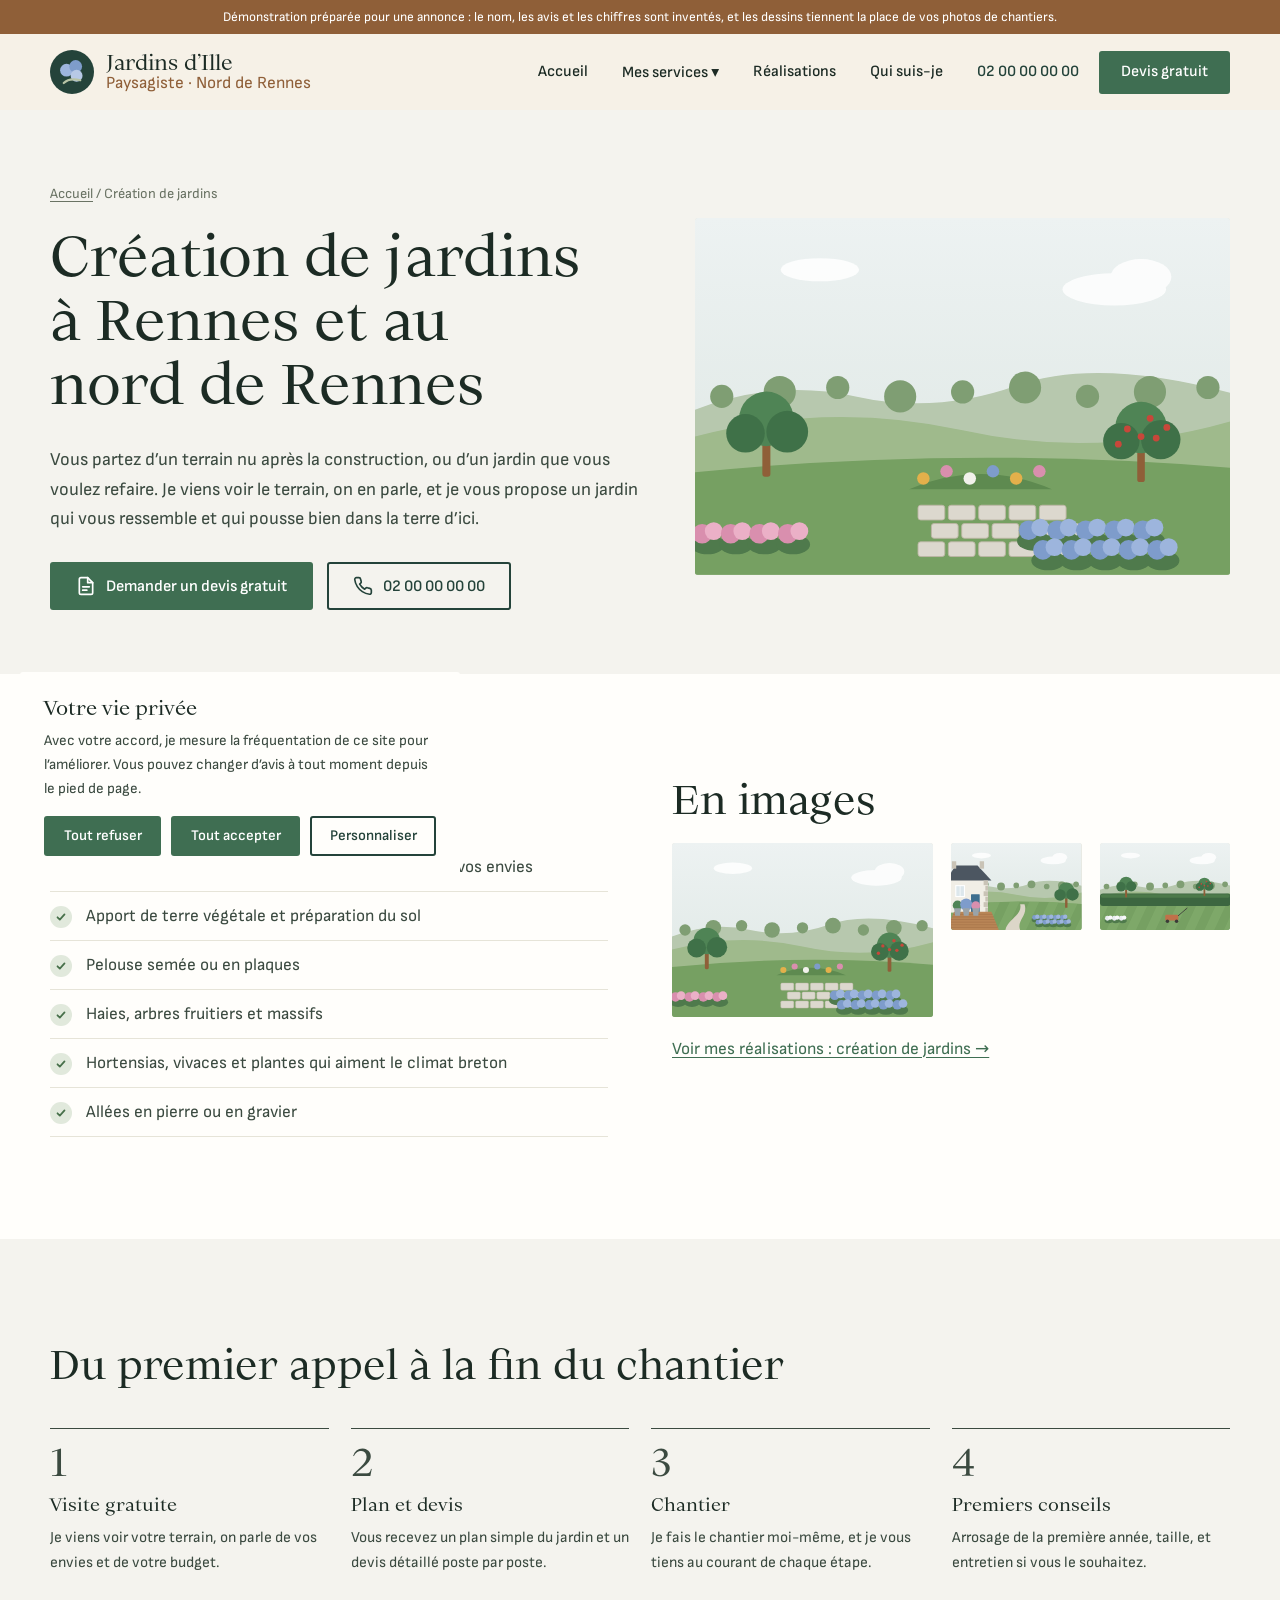
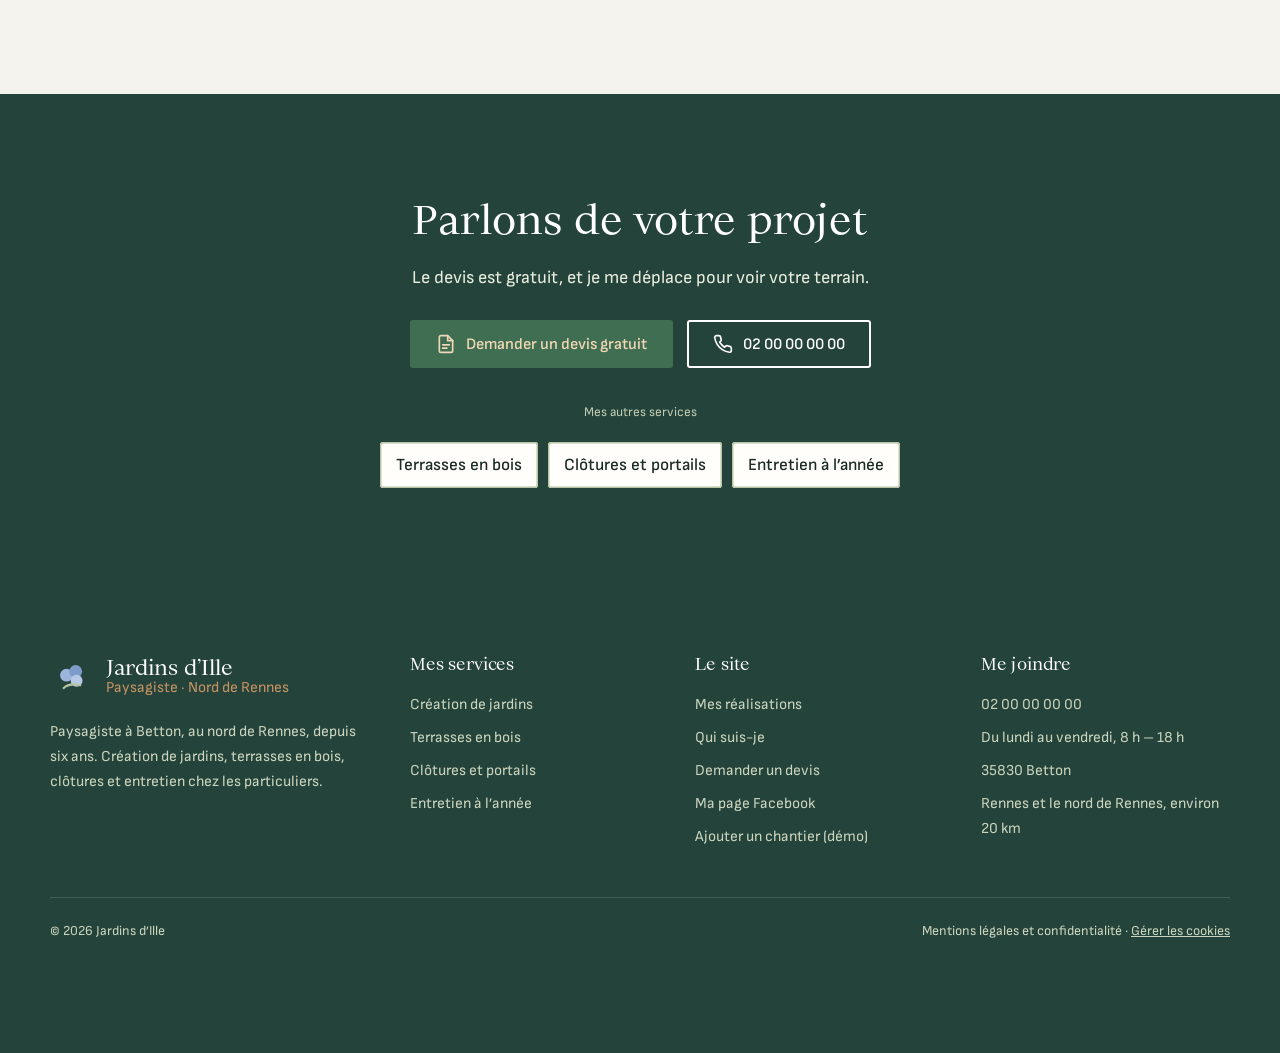
<file: creation-jardin.html>
<!doctype html>
<html lang="fr">
<head>
  <meta charset="utf-8">
  <meta name="viewport" content="width=device-width, initial-scale=1">
  <title>Création de jardins à Rennes | Jardins d’Ille</title>
  <meta name="description" content="Un terrain nu, une maison neuve, un jardin à refaire : je le dessine avec vous et je le plante. Paysagiste à Betton, au nord de Rennes. Devis gratuit.">
  <!-- Démonstration : hors des moteurs de recherche. Le vrai site sera indexé. -->
  <meta name="robots" content="noindex, nofollow">
  <meta property="og:type" content="website">
  <meta property="og:locale" content="fr_FR">
  <meta property="og:title" content="Création de jardins à Rennes | Jardins d'Ille">
  <meta property="og:description" content="Un terrain nu, une maison neuve, un jardin à refaire : je le dessine avec vous et je le plante. Paysagiste à Betton, au nord de Rennes. Devis gratuit.">
  <meta name="theme-color" content="#24433A">
  <link rel="icon" href="data:image/svg+xml,%3Csvg%20xmlns%3D%22http%3A%2F%2Fwww.w3.org%2F2000%2Fsvg%22%20viewBox%3D%220%200%2048%2048%22%20aria-hidden%3D%22true%22%3E%3Ccircle%20cx%3D%2224%22%20cy%3D%2224%22%20r%3D%2224%22%20fill%3D%22%2324433A%22%2F%3E%3Ccircle%20cx%3D%2218%22%20cy%3D%2222%22%20r%3D%227%22%20fill%3D%22%239DB5DD%22%2F%3E%3Ccircle%20cx%3D%2228%22%20cy%3D%2218%22%20r%3D%227%22%20fill%3D%22%237E9CCB%22%2F%3E%3Ccircle%20cx%3D%2229%22%20cy%3D%2228%22%20r%3D%226.5%22%20fill%3D%22%23B7C9E6%22%2F%3E%3Cpath%20d%3D%22M15%2036c4-4%2010-5%2018-3%22%20stroke%3D%22%23B7C3A5%22%20stroke-width%3D%222.4%22%20fill%3D%22none%22%20stroke-linecap%3D%22round%22%2F%3E%3C%2Fsvg%3E">
  <link rel="preload" href="assets/fonts/ortica.woff2" as="font" type="font/woff2" crossorigin>
  <link rel="preload" href="assets/fonts/sofia-sans.woff2" as="font" type="font/woff2" crossorigin>
  <link rel="stylesheet" href="assets/style.css">
  <link rel="stylesheet" href="assets/reprise.css">
</head>
<body>
  <div class="bandeau-demo">Démonstration préparée pour une annonce : le nom, les avis et les chiffres sont inventés, et les dessins tiennent la place de vos photos de chantiers.</div>
  <header class="entete">
    <div class="conteneur">
      <a class="marque" href="index.html" aria-label="Jardins d'Ille, accueil"><svg viewBox="0 0 48 48" aria-hidden="true"><circle cx="24" cy="24" r="24" fill="#24433A"/><circle cx="18" cy="22" r="7" fill="#9DB5DD"/><circle cx="28" cy="18" r="7" fill="#7E9CCB"/><circle cx="29" cy="28" r="6.5" fill="#B7C9E6"/><path d="M15 36c4-4 10-5 18-3" stroke="#B7C3A5" stroke-width="2.4" fill="none" stroke-linecap="round"/></svg><span class="marque-nom"><strong>Jardins d’Ille</strong><span>Paysagiste · Nord de Rennes</span></span></a>
      <button class="bouton-menu" aria-label="Ouvrir le menu" aria-expanded="false" aria-controls="navigation"><span></span><span></span><span></span></button>
      <nav class="nav" id="navigation" aria-label="Navigation principale">
        <ul>
          <li><a href="index.html">Accueil</a></li>
          <li class="sous-menu"><button class="ouvrir-sous-menu" aria-expanded="false">Mes services ▾</button>
            <ul>
              <li><a href="creation-jardin.html" aria-current="page">Création de jardins</a></li>
              <li><a href="terrasses-bois.html">Terrasses en bois</a></li>
              <li><a href="clotures-portails.html">Clôtures et portails</a></li>
              <li><a href="entretien-jardin.html">Entretien de jardins</a></li>
            </ul>
          </li>
          <li><a href="realisations.html">Réalisations</a></li>
          <li><a href="a-propos.html">Qui suis-je</a></li>
          <li><a class="tel-entete" href="tel:+33200000000">02 00 00 00 00</a></li>
          <li><a class="bouton" href="contact.html">Devis gratuit</a></li>
        </ul>
      </nav>
    </div>
  </header>
  <main>

    <section class="page-titre">
      <div class="conteneur">
        <div>
          <p class="fil"><a href="index.html">Accueil</a> / Création de jardins</p>
          <h1>Création de jardins à Rennes et au nord de Rennes</h1>
          <p class="intro">Vous partez d’un terrain nu après la construction, ou d’un jardin que vous voulez refaire. Je viens voir le terrain, on en parle, et je vous propose un jardin qui vous ressemble et qui pousse bien dans la terre d’ici.</p>
          <div class="boutons"><a class="bouton" href="contact.html?travaux=creation-jardin"><svg viewBox="0 0 24 24" fill="none" stroke="currentColor" stroke-width="2" stroke-linecap="round" stroke-linejoin="round" aria-hidden="true"><path d="M14 2H6a2 2 0 0 0-2 2v16a2 2 0 0 0 2 2h12a2 2 0 0 0 2-2V8z"/><path d="M14 2v6h6M8 13h8M8 17h5"/></svg>Demander un devis gratuit</a><a class="bouton bouton-ligne" href="tel:+33200000000"><svg viewBox="0 0 24 24" fill="none" stroke="currentColor" stroke-width="2" stroke-linecap="round" stroke-linejoin="round" aria-hidden="true"><path d="M22 16.9v3a2 2 0 0 1-2.2 2 19.8 19.8 0 0 1-8.6-3.1 19.5 19.5 0 0 1-6-6A19.8 19.8 0 0 1 2.1 4.2 2 2 0 0 1 4.1 2h3a2 2 0 0 1 2 1.7c.1.9.4 1.8.7 2.7a2 2 0 0 1-.5 2.1L8 9.8a16 16 0 0 0 6 6l1.3-1.3a2 2 0 0 1 2.1-.4c.9.3 1.8.6 2.7.7a2 2 0 0 1 1.7 2z"/></svg>02 00 00 00 00</a></div>
        </div>
        <div class="illustration"><svg viewBox="0 0 600 400" role="img" aria-label="Jardin créé : massifs, dallage, pommier et hortensias" preserveAspectRatio="xMidYMid slice">
  <defs><linearGradient id="ciel1" x1="0" y1="0" x2="0" y2="1"><stop offset="0" stop-color="#EDF2F2"/><stop offset="1" stop-color="#DCE6E2"/></linearGradient>
  <clipPath id="sol1"><path d="M0 285 Q300 255 600 280 V400 H0Z"/></clipPath></defs>
  <rect width="600" height="400" fill="url(#ciel1)"/>
  <g fill="#fff" opacity=".85"><ellipse cx="470" cy="80" rx="58" ry="18"/><ellipse cx="500" cy="66" rx="34" ry="20"/><ellipse cx="140" cy="58" rx="44" ry="13"/></g>
  <path d="M0 215 Q90 180 180 200 T360 188 T600 196 V400 H0Z" fill="#B7C8AE"/>
  <g fill="#7F9E73"><circle cx="30" cy="200" r="13"/><circle cx="95" cy="195" r="18"/><circle cx="160" cy="190" r="13"/><circle cx="230" cy="200" r="18"/><circle cx="300" cy="195" r="13"/><circle cx="370" cy="190" r="18"/><circle cx="440" cy="200" r="13"/><circle cx="510" cy="195" r="18"/><circle cx="575" cy="190" r="13"/></g>
  <path d="M0 245 Q150 205 300 238 T600 228 V400 H0Z" fill="#9FBA8C"/>
  <path d="M0 285 Q300 255 600 280 V400 H0Z" fill="#76A062"/><rect x="75.5" y="248.6" width="9" height="41.4" rx="3" fill="#8F5F38"/><circle cx="80" cy="225.2" r="30.6" fill="#4F8455"/><circle cx="56.599999999999994" cy="241.4" r="21.6" fill="#3F7148"/><circle cx="103.4" cy="239.6" r="23.400000000000002" fill="#3F7148"/><rect x="495.75" y="256.9" width="8.5" height="39.1" rx="3" fill="#8F5F38"/><circle cx="500" cy="234.8" r="28.9" fill="#4F8455"/><circle cx="477.9" cy="250.1" r="20.4" fill="#3F7148"/><circle cx="522.1" cy="248.4" r="22.099999999999998" fill="#3F7148"/><circle cx="484.7" cy="236.5" r="3.8249999999999997" fill="#C8473A"/><circle cx="510.2" cy="224.60000000000002" r="3.8249999999999997" fill="#C8473A"/><circle cx="517" cy="246.7" r="3.8249999999999997" fill="#C8473A"/><circle cx="474.5" cy="253.5" r="3.8249999999999997" fill="#C8473A"/><circle cx="500" cy="245" r="3.8249999999999997" fill="#C8473A"/><circle cx="528.9" cy="234.8" r="3.8249999999999997" fill="#C8473A"/><path d="M240 304 Q320 270 400 304 Z" fill="#5E8A50"/><circle cx="256" cy="292" r="7" fill="#E3B04B"/><circle cx="282" cy="284" r="7" fill="#D98FAE"/><circle cx="308" cy="292" r="7" fill="#F2F2EC"/><circle cx="334" cy="284" r="7" fill="#7E9CCB"/><circle cx="360" cy="292" r="7" fill="#E3B04B"/><circle cx="386" cy="284" r="7" fill="#D98FAE"/><rect x="250" y="322" width="30" height="16.5" rx="3" fill="#DCD8CE" stroke="#BDB6A6"/><rect x="284" y="322" width="30" height="16.5" rx="3" fill="#DCD8CE" stroke="#BDB6A6"/><rect x="318" y="322" width="30" height="16.5" rx="3" fill="#DCD8CE" stroke="#BDB6A6"/><rect x="352" y="322" width="30" height="16.5" rx="3" fill="#DCD8CE" stroke="#BDB6A6"/><rect x="386" y="322" width="30" height="16.5" rx="3" fill="#DCD8CE" stroke="#BDB6A6"/><rect x="265" y="342.5" width="30" height="16.5" rx="3" fill="#DCD8CE" stroke="#BDB6A6"/><rect x="299" y="342.5" width="30" height="16.5" rx="3" fill="#DCD8CE" stroke="#BDB6A6"/><rect x="333" y="342.5" width="30" height="16.5" rx="3" fill="#DCD8CE" stroke="#BDB6A6"/><rect x="367" y="342.5" width="30" height="16.5" rx="3" fill="#DCD8CE" stroke="#BDB6A6"/><rect x="401" y="342.5" width="30" height="16.5" rx="3" fill="#DCD8CE" stroke="#BDB6A6"/><rect x="250" y="363" width="30" height="16.5" rx="3" fill="#DCD8CE" stroke="#BDB6A6"/><rect x="284" y="363" width="30" height="16.5" rx="3" fill="#DCD8CE" stroke="#BDB6A6"/><rect x="318" y="363" width="30" height="16.5" rx="3" fill="#DCD8CE" stroke="#BDB6A6"/><rect x="352" y="363" width="30" height="16.5" rx="3" fill="#DCD8CE" stroke="#BDB6A6"/><rect x="386" y="363" width="30" height="16.5" rx="3" fill="#DCD8CE" stroke="#BDB6A6"/><ellipse cx="380" cy="362" rx="19" ry="11" fill="#4F7A4C"/><circle cx="374" cy="350" r="11" fill="#7E9CCB"/><circle cx="387" cy="347" r="10" fill="#9DB5DD"/><ellipse cx="412" cy="362" rx="19" ry="11" fill="#4F7A4C"/><circle cx="406" cy="350" r="11" fill="#7E9CCB"/><circle cx="419" cy="347" r="10" fill="#9DB5DD"/><ellipse cx="444" cy="362" rx="19" ry="11" fill="#4F7A4C"/><circle cx="438" cy="350" r="11" fill="#7E9CCB"/><circle cx="451" cy="347" r="10" fill="#9DB5DD"/><ellipse cx="476" cy="362" rx="19" ry="11" fill="#4F7A4C"/><circle cx="470" cy="350" r="11" fill="#7E9CCB"/><circle cx="483" cy="347" r="10" fill="#9DB5DD"/><ellipse cx="508" cy="362" rx="19" ry="11" fill="#4F7A4C"/><circle cx="502" cy="350" r="11" fill="#7E9CCB"/><circle cx="515" cy="347" r="10" fill="#9DB5DD"/><ellipse cx="396" cy="384" rx="19" ry="11" fill="#4F7A4C"/><circle cx="390" cy="372" r="11" fill="#7E9CCB"/><circle cx="403" cy="369" r="10" fill="#9DB5DD"/><ellipse cx="428" cy="384" rx="19" ry="11" fill="#4F7A4C"/><circle cx="422" cy="372" r="11" fill="#7E9CCB"/><circle cx="435" cy="369" r="10" fill="#9DB5DD"/><ellipse cx="460" cy="384" rx="19" ry="11" fill="#4F7A4C"/><circle cx="454" cy="372" r="11" fill="#7E9CCB"/><circle cx="467" cy="369" r="10" fill="#9DB5DD"/><ellipse cx="492" cy="384" rx="19" ry="11" fill="#4F7A4C"/><circle cx="486" cy="372" r="11" fill="#7E9CCB"/><circle cx="499" cy="369" r="10" fill="#9DB5DD"/><ellipse cx="524" cy="384" rx="19" ry="11" fill="#4F7A4C"/><circle cx="518" cy="372" r="11" fill="#7E9CCB"/><circle cx="531" cy="369" r="10" fill="#9DB5DD"/><ellipse cx="14" cy="366" rx="19" ry="11" fill="#4F7A4C"/><circle cx="8" cy="354" r="11" fill="#D98FAE"/><circle cx="21" cy="351" r="10" fill="#EBB0C7"/><ellipse cx="46" cy="366" rx="19" ry="11" fill="#4F7A4C"/><circle cx="40" cy="354" r="11" fill="#D98FAE"/><circle cx="53" cy="351" r="10" fill="#EBB0C7"/><ellipse cx="78" cy="366" rx="19" ry="11" fill="#4F7A4C"/><circle cx="72" cy="354" r="11" fill="#D98FAE"/><circle cx="85" cy="351" r="10" fill="#EBB0C7"/><ellipse cx="110" cy="366" rx="19" ry="11" fill="#4F7A4C"/><circle cx="104" cy="354" r="11" fill="#D98FAE"/><circle cx="117" cy="351" r="10" fill="#EBB0C7"/></svg></div>
      </div>
    </section>
    <section class="fond-blanc">
      <div class="conteneur deux-colonnes">
        <div>
          <span class="surtitre">Ce que je fais</span>
          <h2>Création de jardins</h2>
          <ul class="liste-coches"><li>Plan d’aménagement à partir de votre terrain et de vos envies</li><li>Apport de terre végétale et préparation du sol</li><li>Pelouse semée ou en plaques</li><li>Haies, arbres fruitiers et massifs</li><li>Hortensias, vivaces et plantes qui aiment le climat breton</li><li>Allées en pierre ou en gravier</li></ul>
        </div>
        <div>
          <span class="surtitre">Mes chantiers</span>
          <h2>En images</h2>
          <div class="galerie" style="margin-top:0"><div class="illustration"><svg viewBox="0 0 600 400" role="img" aria-label="Jardin créé : massifs, dallage, pommier et hortensias" preserveAspectRatio="xMidYMid slice">
  <defs><linearGradient id="ciel2" x1="0" y1="0" x2="0" y2="1"><stop offset="0" stop-color="#EDF2F2"/><stop offset="1" stop-color="#DCE6E2"/></linearGradient>
  <clipPath id="sol2"><path d="M0 285 Q300 255 600 280 V400 H0Z"/></clipPath></defs>
  <rect width="600" height="400" fill="url(#ciel2)"/>
  <g fill="#fff" opacity=".85"><ellipse cx="470" cy="80" rx="58" ry="18"/><ellipse cx="500" cy="66" rx="34" ry="20"/><ellipse cx="140" cy="58" rx="44" ry="13"/></g>
  <path d="M0 215 Q90 180 180 200 T360 188 T600 196 V400 H0Z" fill="#B7C8AE"/>
  <g fill="#7F9E73"><circle cx="30" cy="200" r="13"/><circle cx="95" cy="195" r="18"/><circle cx="160" cy="190" r="13"/><circle cx="230" cy="200" r="18"/><circle cx="300" cy="195" r="13"/><circle cx="370" cy="190" r="18"/><circle cx="440" cy="200" r="13"/><circle cx="510" cy="195" r="18"/><circle cx="575" cy="190" r="13"/></g>
  <path d="M0 245 Q150 205 300 238 T600 228 V400 H0Z" fill="#9FBA8C"/>
  <path d="M0 285 Q300 255 600 280 V400 H0Z" fill="#76A062"/><rect x="75.5" y="248.6" width="9" height="41.4" rx="3" fill="#8F5F38"/><circle cx="80" cy="225.2" r="30.6" fill="#4F8455"/><circle cx="56.599999999999994" cy="241.4" r="21.6" fill="#3F7148"/><circle cx="103.4" cy="239.6" r="23.400000000000002" fill="#3F7148"/><rect x="495.75" y="256.9" width="8.5" height="39.1" rx="3" fill="#8F5F38"/><circle cx="500" cy="234.8" r="28.9" fill="#4F8455"/><circle cx="477.9" cy="250.1" r="20.4" fill="#3F7148"/><circle cx="522.1" cy="248.4" r="22.099999999999998" fill="#3F7148"/><circle cx="484.7" cy="236.5" r="3.8249999999999997" fill="#C8473A"/><circle cx="510.2" cy="224.60000000000002" r="3.8249999999999997" fill="#C8473A"/><circle cx="517" cy="246.7" r="3.8249999999999997" fill="#C8473A"/><circle cx="474.5" cy="253.5" r="3.8249999999999997" fill="#C8473A"/><circle cx="500" cy="245" r="3.8249999999999997" fill="#C8473A"/><circle cx="528.9" cy="234.8" r="3.8249999999999997" fill="#C8473A"/><path d="M240 304 Q320 270 400 304 Z" fill="#5E8A50"/><circle cx="256" cy="292" r="7" fill="#E3B04B"/><circle cx="282" cy="284" r="7" fill="#D98FAE"/><circle cx="308" cy="292" r="7" fill="#F2F2EC"/><circle cx="334" cy="284" r="7" fill="#7E9CCB"/><circle cx="360" cy="292" r="7" fill="#E3B04B"/><circle cx="386" cy="284" r="7" fill="#D98FAE"/><rect x="250" y="322" width="30" height="16.5" rx="3" fill="#DCD8CE" stroke="#BDB6A6"/><rect x="284" y="322" width="30" height="16.5" rx="3" fill="#DCD8CE" stroke="#BDB6A6"/><rect x="318" y="322" width="30" height="16.5" rx="3" fill="#DCD8CE" stroke="#BDB6A6"/><rect x="352" y="322" width="30" height="16.5" rx="3" fill="#DCD8CE" stroke="#BDB6A6"/><rect x="386" y="322" width="30" height="16.5" rx="3" fill="#DCD8CE" stroke="#BDB6A6"/><rect x="265" y="342.5" width="30" height="16.5" rx="3" fill="#DCD8CE" stroke="#BDB6A6"/><rect x="299" y="342.5" width="30" height="16.5" rx="3" fill="#DCD8CE" stroke="#BDB6A6"/><rect x="333" y="342.5" width="30" height="16.5" rx="3" fill="#DCD8CE" stroke="#BDB6A6"/><rect x="367" y="342.5" width="30" height="16.5" rx="3" fill="#DCD8CE" stroke="#BDB6A6"/><rect x="401" y="342.5" width="30" height="16.5" rx="3" fill="#DCD8CE" stroke="#BDB6A6"/><rect x="250" y="363" width="30" height="16.5" rx="3" fill="#DCD8CE" stroke="#BDB6A6"/><rect x="284" y="363" width="30" height="16.5" rx="3" fill="#DCD8CE" stroke="#BDB6A6"/><rect x="318" y="363" width="30" height="16.5" rx="3" fill="#DCD8CE" stroke="#BDB6A6"/><rect x="352" y="363" width="30" height="16.5" rx="3" fill="#DCD8CE" stroke="#BDB6A6"/><rect x="386" y="363" width="30" height="16.5" rx="3" fill="#DCD8CE" stroke="#BDB6A6"/><ellipse cx="380" cy="362" rx="19" ry="11" fill="#4F7A4C"/><circle cx="374" cy="350" r="11" fill="#7E9CCB"/><circle cx="387" cy="347" r="10" fill="#9DB5DD"/><ellipse cx="412" cy="362" rx="19" ry="11" fill="#4F7A4C"/><circle cx="406" cy="350" r="11" fill="#7E9CCB"/><circle cx="419" cy="347" r="10" fill="#9DB5DD"/><ellipse cx="444" cy="362" rx="19" ry="11" fill="#4F7A4C"/><circle cx="438" cy="350" r="11" fill="#7E9CCB"/><circle cx="451" cy="347" r="10" fill="#9DB5DD"/><ellipse cx="476" cy="362" rx="19" ry="11" fill="#4F7A4C"/><circle cx="470" cy="350" r="11" fill="#7E9CCB"/><circle cx="483" cy="347" r="10" fill="#9DB5DD"/><ellipse cx="508" cy="362" rx="19" ry="11" fill="#4F7A4C"/><circle cx="502" cy="350" r="11" fill="#7E9CCB"/><circle cx="515" cy="347" r="10" fill="#9DB5DD"/><ellipse cx="396" cy="384" rx="19" ry="11" fill="#4F7A4C"/><circle cx="390" cy="372" r="11" fill="#7E9CCB"/><circle cx="403" cy="369" r="10" fill="#9DB5DD"/><ellipse cx="428" cy="384" rx="19" ry="11" fill="#4F7A4C"/><circle cx="422" cy="372" r="11" fill="#7E9CCB"/><circle cx="435" cy="369" r="10" fill="#9DB5DD"/><ellipse cx="460" cy="384" rx="19" ry="11" fill="#4F7A4C"/><circle cx="454" cy="372" r="11" fill="#7E9CCB"/><circle cx="467" cy="369" r="10" fill="#9DB5DD"/><ellipse cx="492" cy="384" rx="19" ry="11" fill="#4F7A4C"/><circle cx="486" cy="372" r="11" fill="#7E9CCB"/><circle cx="499" cy="369" r="10" fill="#9DB5DD"/><ellipse cx="524" cy="384" rx="19" ry="11" fill="#4F7A4C"/><circle cx="518" cy="372" r="11" fill="#7E9CCB"/><circle cx="531" cy="369" r="10" fill="#9DB5DD"/><ellipse cx="14" cy="366" rx="19" ry="11" fill="#4F7A4C"/><circle cx="8" cy="354" r="11" fill="#D98FAE"/><circle cx="21" cy="351" r="10" fill="#EBB0C7"/><ellipse cx="46" cy="366" rx="19" ry="11" fill="#4F7A4C"/><circle cx="40" cy="354" r="11" fill="#D98FAE"/><circle cx="53" cy="351" r="10" fill="#EBB0C7"/><ellipse cx="78" cy="366" rx="19" ry="11" fill="#4F7A4C"/><circle cx="72" cy="354" r="11" fill="#D98FAE"/><circle cx="85" cy="351" r="10" fill="#EBB0C7"/><ellipse cx="110" cy="366" rx="19" ry="11" fill="#4F7A4C"/><circle cx="104" cy="354" r="11" fill="#D98FAE"/><circle cx="117" cy="351" r="10" fill="#EBB0C7"/></svg></div><div class="illustration"><svg viewBox="0 0 600 400" role="img" aria-label="Jardin breton : maison au toit d'ardoise, terrasse en bois et hortensias" preserveAspectRatio="xMidYMid slice">
  <defs><linearGradient id="ciel3" x1="0" y1="0" x2="0" y2="1"><stop offset="0" stop-color="#EDF2F2"/><stop offset="1" stop-color="#DCE6E2"/></linearGradient>
  <clipPath id="sol3"><path d="M0 285 Q300 255 600 280 V400 H0Z"/></clipPath></defs>
  <rect width="600" height="400" fill="url(#ciel3)"/>
  <g fill="#fff" opacity=".85"><ellipse cx="470" cy="80" rx="58" ry="18"/><ellipse cx="500" cy="66" rx="34" ry="20"/><ellipse cx="140" cy="58" rx="44" ry="13"/></g>
  <path d="M0 215 Q90 180 180 200 T360 188 T600 196 V400 H0Z" fill="#B7C8AE"/>
  <g fill="#7F9E73"><circle cx="30" cy="200" r="13"/><circle cx="95" cy="195" r="18"/><circle cx="160" cy="190" r="13"/><circle cx="230" cy="200" r="18"/><circle cx="300" cy="195" r="13"/><circle cx="370" cy="190" r="18"/><circle cx="440" cy="200" r="13"/><circle cx="510" cy="195" r="18"/><circle cx="575" cy="190" r="13"/></g>
  <path d="M0 245 Q150 205 300 238 T600 228 V400 H0Z" fill="#9FBA8C"/>
  <path d="M0 285 Q300 255 600 280 V400 H0Z" fill="#76A062"/><g clip-path="url(#sol3)" fill="#86B070" opacity=".55"><path d="M-60 400 L10 250 L55 250 L-15 400Z"/><path d="M30 400 L100 250 L145 250 L75 400Z"/><path d="M120 400 L190 250 L235 250 L165 400Z"/><path d="M210 400 L280 250 L325 250 L255 400Z"/><path d="M300 400 L370 250 L415 250 L345 400Z"/><path d="M390 400 L460 250 L505 250 L435 400Z"/><path d="M480 400 L550 250 L595 250 L525 400Z"/><path d="M570 400 L640 250 L685 250 L615 400Z"/></g><rect x="-10" y="168" width="180" height="152" fill="#F1EEE6"/><path d="M-26 172 L22 104 L122 104 L186 172Z" fill="#4C5661"/><rect x="4" y="84" width="20" height="34" fill="#C9C3B6"/><rect x="132" y="84" width="20" height="34" fill="#C9C3B6"/><rect x="150" y="172" width="20" height="22" fill="#C9C3B6"/><rect x="158" y="197" width="12" height="22" fill="#C9C3B6"/><rect x="150" y="222" width="20" height="22" fill="#C9C3B6"/><rect x="158" y="247" width="12" height="22" fill="#C9C3B6"/><rect x="150" y="272" width="20" height="22" fill="#C9C3B6"/><rect x="158" y="297" width="12" height="22" fill="#C9C3B6"/><rect x="22" y="196" width="40" height="50" fill="#DDE7EC" stroke="#fff" stroke-width="5"/><line x1="42" y1="196" x2="42" y2="246" stroke="#fff" stroke-width="3"/><rect x="92" y="236" width="40" height="84" rx="2" fill="#3E6E8E"/><rect x="524.5" y="247.4" width="11" height="50.6" rx="3" fill="#8F5F38"/><circle cx="530" cy="218.8" r="37.400000000000006" fill="#4F8455"/><circle cx="501.4" cy="238.6" r="26.400000000000002" fill="#3F7148"/><circle cx="558.6" cy="236.39999999999998" r="28.6" fill="#3F7148"/><path d="M250 400 C262 350 330 330 318 282 L338 282 C356 332 300 356 318 400Z" fill="#DCD6C8"/><path d="M-20 400 L220 400 L186 316 L14 316Z" fill="#B98556"/><path d="M9.142857142857146 328 L190.85714285714286 328" stroke="#8F5F38" stroke-width="1.5"/><path d="M4.285714285714285 340 L195.71428571428572 340" stroke="#8F5F38" stroke-width="1.5"/><path d="M-0.571428571428573 352 L200.57142857142858 352" stroke="#8F5F38" stroke-width="1.5"/><path d="M-5.428571428571427 364 L205.42857142857142 364" stroke="#8F5F38" stroke-width="1.5"/><path d="M-10.285714285714286 376 L210.28571428571428 376" stroke="#8F5F38" stroke-width="1.5"/><path d="M-15.142857142857142 388 L215.14285714285714 388" stroke="#8F5F38" stroke-width="1.5"/><circle cx="30" cy="286.8" r="22" fill="#4F8455"/><path d="M14 300 L46 300 L41 334 L19 334Z" fill="#9AA3A8"/><circle cx="70" cy="283.2" r="28" fill="#7E9CCB"/><path d="M54 300 L86 300 L81 334 L59 334Z" fill="#9AA3A8"/><circle cx="114" cy="288" r="20" fill="#D98FAE"/><path d="M98 300 L130 300 L125 334 L103 334Z" fill="#9AA3A8"/><ellipse cx="390" cy="354" rx="19" ry="11" fill="#4F7A4C"/><circle cx="384" cy="342" r="11" fill="#7E9CCB"/><circle cx="397" cy="339" r="10" fill="#9DB5DD"/><ellipse cx="422" cy="354" rx="19" ry="11" fill="#4F7A4C"/><circle cx="416" cy="342" r="11" fill="#7E9CCB"/><circle cx="429" cy="339" r="10" fill="#9DB5DD"/><ellipse cx="454" cy="354" rx="19" ry="11" fill="#4F7A4C"/><circle cx="448" cy="342" r="11" fill="#7E9CCB"/><circle cx="461" cy="339" r="10" fill="#9DB5DD"/><ellipse cx="486" cy="354" rx="19" ry="11" fill="#4F7A4C"/><circle cx="480" cy="342" r="11" fill="#7E9CCB"/><circle cx="493" cy="339" r="10" fill="#9DB5DD"/><ellipse cx="518" cy="354" rx="19" ry="11" fill="#4F7A4C"/><circle cx="512" cy="342" r="11" fill="#7E9CCB"/><circle cx="525" cy="339" r="10" fill="#9DB5DD"/><ellipse cx="406" cy="376" rx="19" ry="11" fill="#4F7A4C"/><circle cx="400" cy="364" r="11" fill="#7E9CCB"/><circle cx="413" cy="361" r="10" fill="#9DB5DD"/><ellipse cx="438" cy="376" rx="19" ry="11" fill="#4F7A4C"/><circle cx="432" cy="364" r="11" fill="#7E9CCB"/><circle cx="445" cy="361" r="10" fill="#9DB5DD"/><ellipse cx="470" cy="376" rx="19" ry="11" fill="#4F7A4C"/><circle cx="464" cy="364" r="11" fill="#7E9CCB"/><circle cx="477" cy="361" r="10" fill="#9DB5DD"/><ellipse cx="502" cy="376" rx="19" ry="11" fill="#4F7A4C"/><circle cx="496" cy="364" r="11" fill="#7E9CCB"/><circle cx="509" cy="361" r="10" fill="#9DB5DD"/><ellipse cx="534" cy="376" rx="19" ry="11" fill="#4F7A4C"/><circle cx="528" cy="364" r="11" fill="#7E9CCB"/><circle cx="541" cy="361" r="10" fill="#9DB5DD"/></svg></div><div class="illustration"><svg viewBox="0 0 600 400" role="img" aria-label="Pelouse tondue et haie taillée" preserveAspectRatio="xMidYMid slice">
  <defs><linearGradient id="ciel4" x1="0" y1="0" x2="0" y2="1"><stop offset="0" stop-color="#EDF2F2"/><stop offset="1" stop-color="#DCE6E2"/></linearGradient>
  <clipPath id="sol4"><path d="M0 285 Q300 255 600 280 V400 H0Z"/></clipPath></defs>
  <rect width="600" height="400" fill="url(#ciel4)"/>
  <g fill="#fff" opacity=".85"><ellipse cx="470" cy="80" rx="58" ry="18"/><ellipse cx="500" cy="66" rx="34" ry="20"/><ellipse cx="140" cy="58" rx="44" ry="13"/></g>
  <path d="M0 215 Q90 180 180 200 T360 188 T600 196 V400 H0Z" fill="#B7C8AE"/>
  <g fill="#7F9E73"><circle cx="30" cy="200" r="13"/><circle cx="95" cy="195" r="18"/><circle cx="160" cy="190" r="13"/><circle cx="230" cy="200" r="18"/><circle cx="300" cy="195" r="13"/><circle cx="370" cy="190" r="18"/><circle cx="440" cy="200" r="13"/><circle cx="510" cy="195" r="18"/><circle cx="575" cy="190" r="13"/></g>
  <path d="M0 245 Q150 205 300 238 T600 228 V400 H0Z" fill="#9FBA8C"/>
  <path d="M0 285 Q300 255 600 280 V400 H0Z" fill="#76A062"/><g clip-path="url(#sol4)" fill="#86B070" opacity=".55"><path d="M-60 400 L10 250 L55 250 L-15 400Z"/><path d="M30 400 L100 250 L145 250 L75 400Z"/><path d="M120 400 L190 250 L235 250 L165 400Z"/><path d="M210 400 L280 250 L325 250 L255 400Z"/><path d="M300 400 L370 250 L415 250 L345 400Z"/><path d="M390 400 L460 250 L505 250 L435 400Z"/><path d="M480 400 L550 250 L595 250 L525 400Z"/><path d="M570 400 L640 250 L685 250 L615 400Z"/></g><rect x="0" y="232" width="600" height="58" rx="14" fill="#3C6640"/><rect x="4" y="236" width="592" height="16.240000000000002" rx="8" fill="#4C7A4A"/><rect x="115.5" y="208.6" width="9" height="41.4" rx="3" fill="#8F5F38"/><circle cx="120" cy="185.2" r="30.6" fill="#4F8455"/><circle cx="96.6" cy="201.4" r="21.6" fill="#3F7148"/><circle cx="143.4" cy="199.6" r="23.400000000000002" fill="#3F7148"/><rect x="476" y="207.2" width="8" height="36.800000000000004" rx="3" fill="#8F5F38"/><circle cx="480" cy="186.4" r="27.200000000000003" fill="#4F8455"/><circle cx="459.2" cy="200.8" r="19.200000000000003" fill="#3F7148"/><circle cx="500.8" cy="199.2" r="20.8" fill="#3F7148"/><circle cx="465.6" cy="188" r="3.6" fill="#C8473A"/><circle cx="489.6" cy="176.8" r="3.6" fill="#C8473A"/><circle cx="496" cy="197.6" r="3.6" fill="#C8473A"/><circle cx="456" cy="204" r="3.6" fill="#C8473A"/><circle cx="480" cy="196" r="3.6" fill="#C8473A"/><circle cx="507.2" cy="186.4" r="3.6" fill="#C8473A"/><g><rect x="300" y="330" width="60" height="26" rx="6" fill="#C0714A"/><circle cx="310" cy="360" r="8" fill="#3B3B38"/><circle cx="352" cy="360" r="8" fill="#3B3B38"/><path d="M360 334 L400 300" stroke="#3B3B38" stroke-width="4" stroke-linecap="round"/></g><ellipse cx="40" cy="358" rx="19" ry="11" fill="#4F7A4C"/><circle cx="34" cy="346" r="11" fill="#E9ECEF"/><circle cx="47" cy="343" r="10" fill="#F8F9FA"/><ellipse cx="72" cy="358" rx="19" ry="11" fill="#4F7A4C"/><circle cx="66" cy="346" r="11" fill="#E9ECEF"/><circle cx="79" cy="343" r="10" fill="#F8F9FA"/><ellipse cx="104" cy="358" rx="19" ry="11" fill="#4F7A4C"/><circle cx="98" cy="346" r="11" fill="#E9ECEF"/><circle cx="111" cy="343" r="10" fill="#F8F9FA"/></svg></div></div>
          <p style="margin-top:18px"><a href="realisations.html?type=creation-jardin">Voir mes réalisations : création de jardins →</a></p>
        </div>
      </div>
    </section>
    <section>
      <div class="conteneur">
        <span class="surtitre">Comment je travaille</span>
        <h2>Du premier appel à la fin du chantier</h2>
        <ol class="etapes"><li><h3>Visite gratuite</h3><p>Je viens voir votre terrain, on parle de vos envies et de votre budget.</p></li><li><h3>Plan et devis</h3><p>Vous recevez un plan simple du jardin et un devis détaillé poste par poste.</p></li><li><h3>Chantier</h3><p>Je fais le chantier moi-même, et je vous tiens au courant de chaque étape.</p></li><li><h3>Premiers conseils</h3><p>Arrosage de la première année, taille, et entretien si vous le souhaitez.</p></li></ol>
      </div>
    </section>
    <section class="fond-foret appel">
      <div class="conteneur">
        <h2>Parlons de votre projet</h2>
        <p class="intro" style="margin-inline:auto">Le devis est gratuit, et je me déplace pour voir votre terrain.</p>
        <div class="boutons"><a class="bouton" href="contact.html?travaux=creation-jardin"><svg viewBox="0 0 24 24" fill="none" stroke="currentColor" stroke-width="2" stroke-linecap="round" stroke-linejoin="round" aria-hidden="true"><path d="M14 2H6a2 2 0 0 0-2 2v16a2 2 0 0 0 2 2h12a2 2 0 0 0 2-2V8z"/><path d="M14 2v6h6M8 13h8M8 17h5"/></svg>Demander un devis gratuit</a><a class="bouton bouton-ligne" href="tel:+33200000000"><svg viewBox="0 0 24 24" fill="none" stroke="currentColor" stroke-width="2" stroke-linecap="round" stroke-linejoin="round" aria-hidden="true"><path d="M22 16.9v3a2 2 0 0 1-2.2 2 19.8 19.8 0 0 1-8.6-3.1 19.5 19.5 0 0 1-6-6A19.8 19.8 0 0 1 2.1 4.2 2 2 0 0 1 4.1 2h3a2 2 0 0 1 2 1.7c.1.9.4 1.8.7 2.7a2 2 0 0 1-.5 2.1L8 9.8a16 16 0 0 0 6 6l1.3-1.3a2 2 0 0 1 2.1-.4c.9.3 1.8.6 2.7.7a2 2 0 0 1 1.7 2z"/></svg>02 00 00 00 00</a></div>
        <p style="margin-top:34px" class="petit">Mes autres services</p>
        <div class="autres-services" style="justify-content:center"><a href="terrasses-bois.html" style="color:#1C2B24">Terrasses en bois</a><a href="clotures-portails.html" style="color:#1C2B24">Clôtures et portails</a><a href="entretien-jardin.html" style="color:#1C2B24">Entretien à l’année</a></div>
      </div>
    </section>
  </main>
  <footer class="pied">
    <div class="conteneur">
      <div class="grille">
        <div>
          <a class="marque" href="index.html" aria-label="Accueil"><svg viewBox="0 0 48 48" aria-hidden="true"><circle cx="24" cy="24" r="24" fill="#24433A"/><circle cx="18" cy="22" r="7" fill="#9DB5DD"/><circle cx="28" cy="18" r="7" fill="#7E9CCB"/><circle cx="29" cy="28" r="6.5" fill="#B7C9E6"/><path d="M15 36c4-4 10-5 18-3" stroke="#B7C3A5" stroke-width="2.4" fill="none" stroke-linecap="round"/></svg><span class="marque-nom"><strong>Jardins d’Ille</strong><span>Paysagiste · Nord de Rennes</span></span></a>
          <p style="margin-top:20px;max-width:330px">Paysagiste à Betton, au nord de Rennes, depuis six ans. Création de jardins, terrasses en bois, clôtures et entretien chez les particuliers.</p>
        </div>
        <div>
          <h4>Mes services</h4>
          <ul><li><a href="creation-jardin.html">Création de jardins</a></li><li><a href="terrasses-bois.html">Terrasses en bois</a></li><li><a href="clotures-portails.html">Clôtures et portails</a></li><li><a href="entretien-jardin.html">Entretien à l’année</a></li></ul>
        </div>
        <div>
          <h4>Le site</h4>
          <ul><li><a href="realisations.html">Mes réalisations</a></li><li><a href="a-propos.html">Qui suis-je</a></li><li><a href="contact.html">Demander un devis</a></li><li><a href="#" onclick="return false">Ma page Facebook</a></li><li><a href="ajouter-un-chantier.html">Ajouter un chantier (démo)</a></li></ul>
        </div>
        <div>
          <h4>Me joindre</h4>
          <ul><li><a href="tel:+33200000000">02 00 00 00 00</a></li><li>Du lundi au vendredi, 8 h – 18 h</li><li>35830 Betton</li><li>Rennes et le nord de Rennes, environ 20 km</li></ul>
        </div>
      </div>
      <div class="pied-bas">
        <span>© <span data-annee>2026</span> Jardins d’Ille</span>
        <span><a href="mentions-legales.html">Mentions légales et confidentialité</a> · <button class="lien-bouton" data-gerer-cookies>Gérer les cookies</button></span>
      </div>
    </div>
  </footer>
  <div class="barre-mobile">
    <a class="bouton bouton-ligne" href="tel:+33200000000"><svg viewBox="0 0 24 24" fill="none" stroke="currentColor" stroke-width="2" stroke-linecap="round" stroke-linejoin="round" aria-hidden="true"><path d="M22 16.9v3a2 2 0 0 1-2.2 2 19.8 19.8 0 0 1-8.6-3.1 19.5 19.5 0 0 1-6-6A19.8 19.8 0 0 1 2.1 4.2 2 2 0 0 1 4.1 2h3a2 2 0 0 1 2 1.7c.1.9.4 1.8.7 2.7a2 2 0 0 1-.5 2.1L8 9.8a16 16 0 0 0 6 6l1.3-1.3a2 2 0 0 1 2.1-.4c.9.3 1.8.6 2.7.7a2 2 0 0 1 1.7 2z"/></svg>Appeler</a>
    <a class="bouton" href="contact.html"><svg viewBox="0 0 24 24" fill="none" stroke="currentColor" stroke-width="2" stroke-linecap="round" stroke-linejoin="round" aria-hidden="true"><path d="M14 2H6a2 2 0 0 0-2 2v16a2 2 0 0 0 2 2h12a2 2 0 0 0 2-2V8z"/><path d="M14 2v6h6M8 13h8M8 17h5"/></svg>Demander un devis</a>
  </div>
  <div class="cookies" role="dialog" aria-labelledby="cookies-titre">
    <h2 id="cookies-titre">Votre vie privée</h2>
    <p>Avec votre accord, je mesure la fréquentation de ce site pour l’améliorer. Vous pouvez changer d’avis à tout moment depuis le pied de page.</p>
    <div class="cookies-actions">
      <button class="bouton" data-cookies="refuser">Tout refuser</button>
      <button class="bouton" data-cookies="accepter">Tout accepter</button>
      <button class="bouton bouton-ligne" data-cookies="personnaliser">Personnaliser</button>
    </div>
    <div class="cookies-detail">
      <div class="categorie"><div><strong>Nécessaires</strong><span>Mémorisent votre choix pendant six mois. Toujours actifs.</span></div><input type="checkbox" class="interrupteur" checked disabled aria-label="Cookies nécessaires, toujours actifs"></div>
      <div class="categorie"><div><strong>Mesure d’audience</strong><span>Statistiques de fréquentation, sans publicité ni revente.</span></div><input type="checkbox" class="interrupteur" id="mesure-audience" aria-label="Mesure d'audience"></div>
      <div class="cookies-actions"><button class="bouton" data-cookies="enregistrer">Enregistrer mes choix</button></div>
    </div>
  </div>
  <script src="assets/site.js" defer></script>
</body>
</html>
</file>
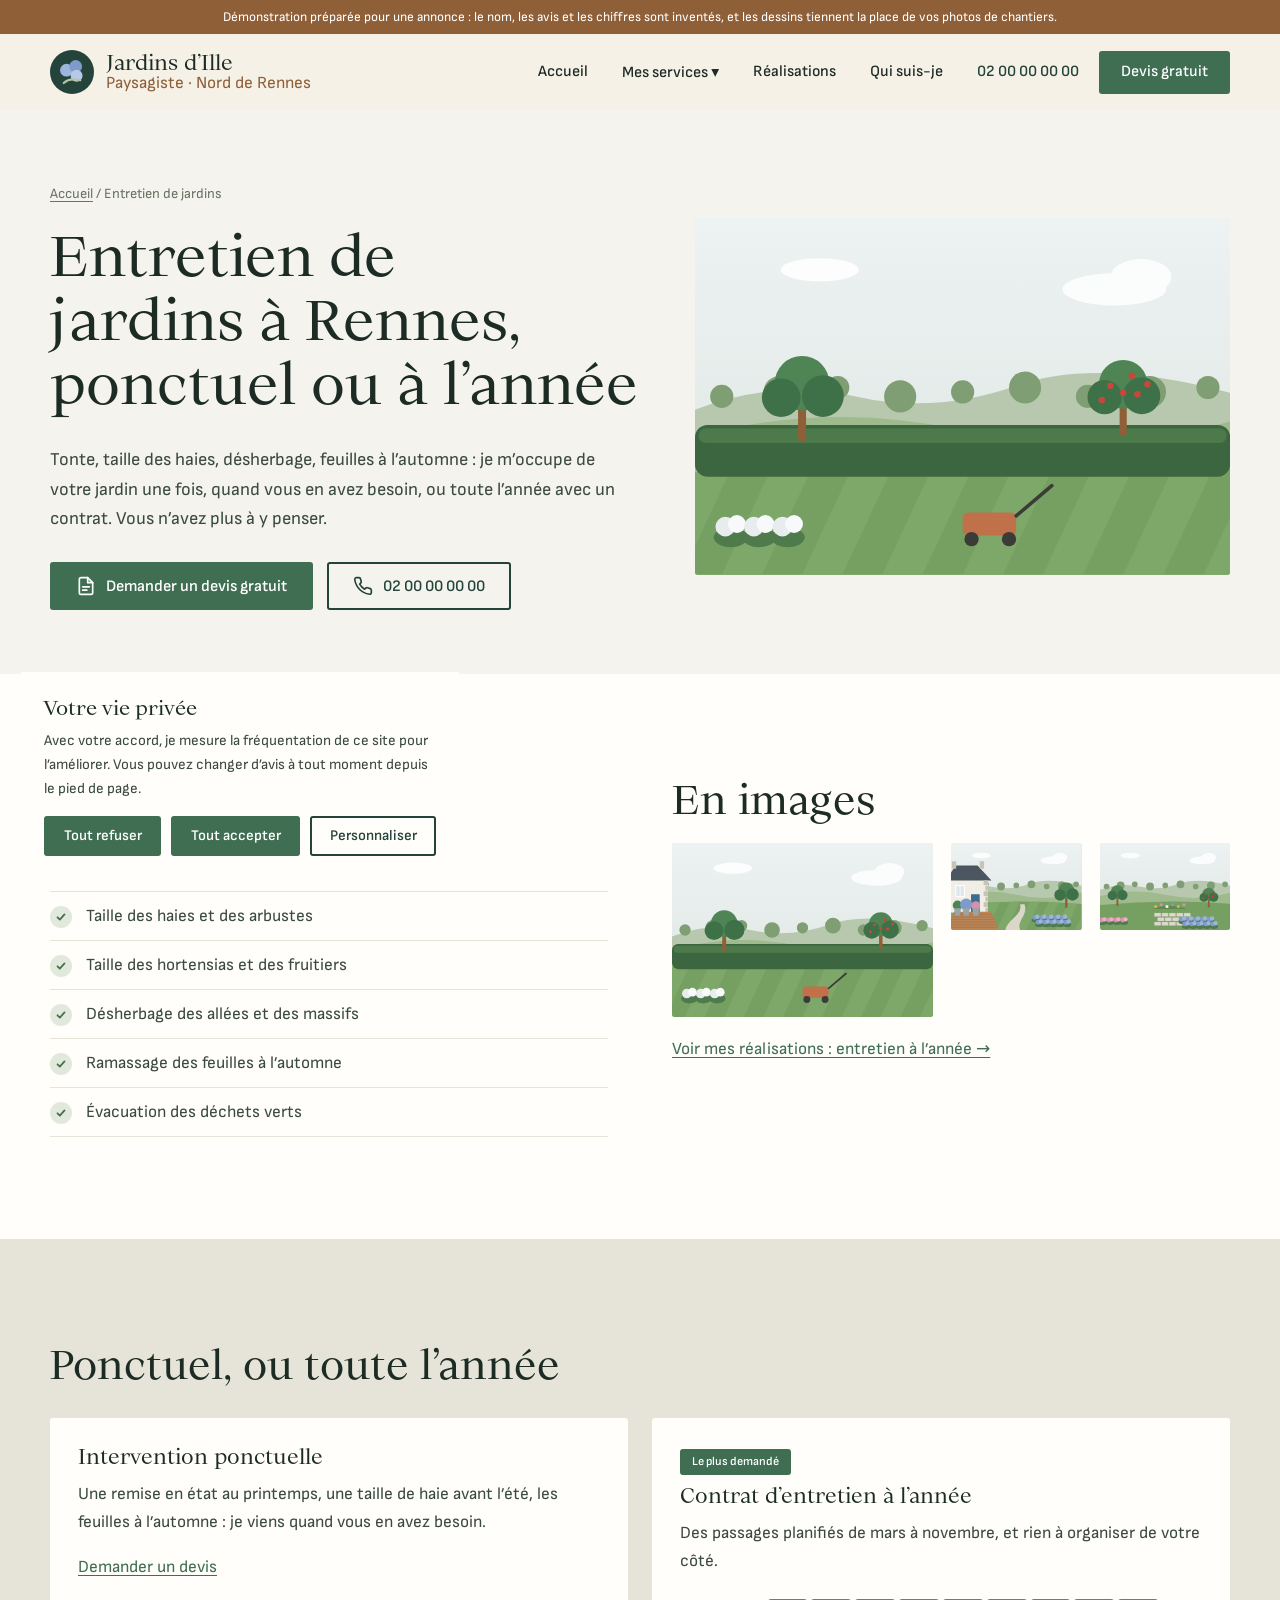
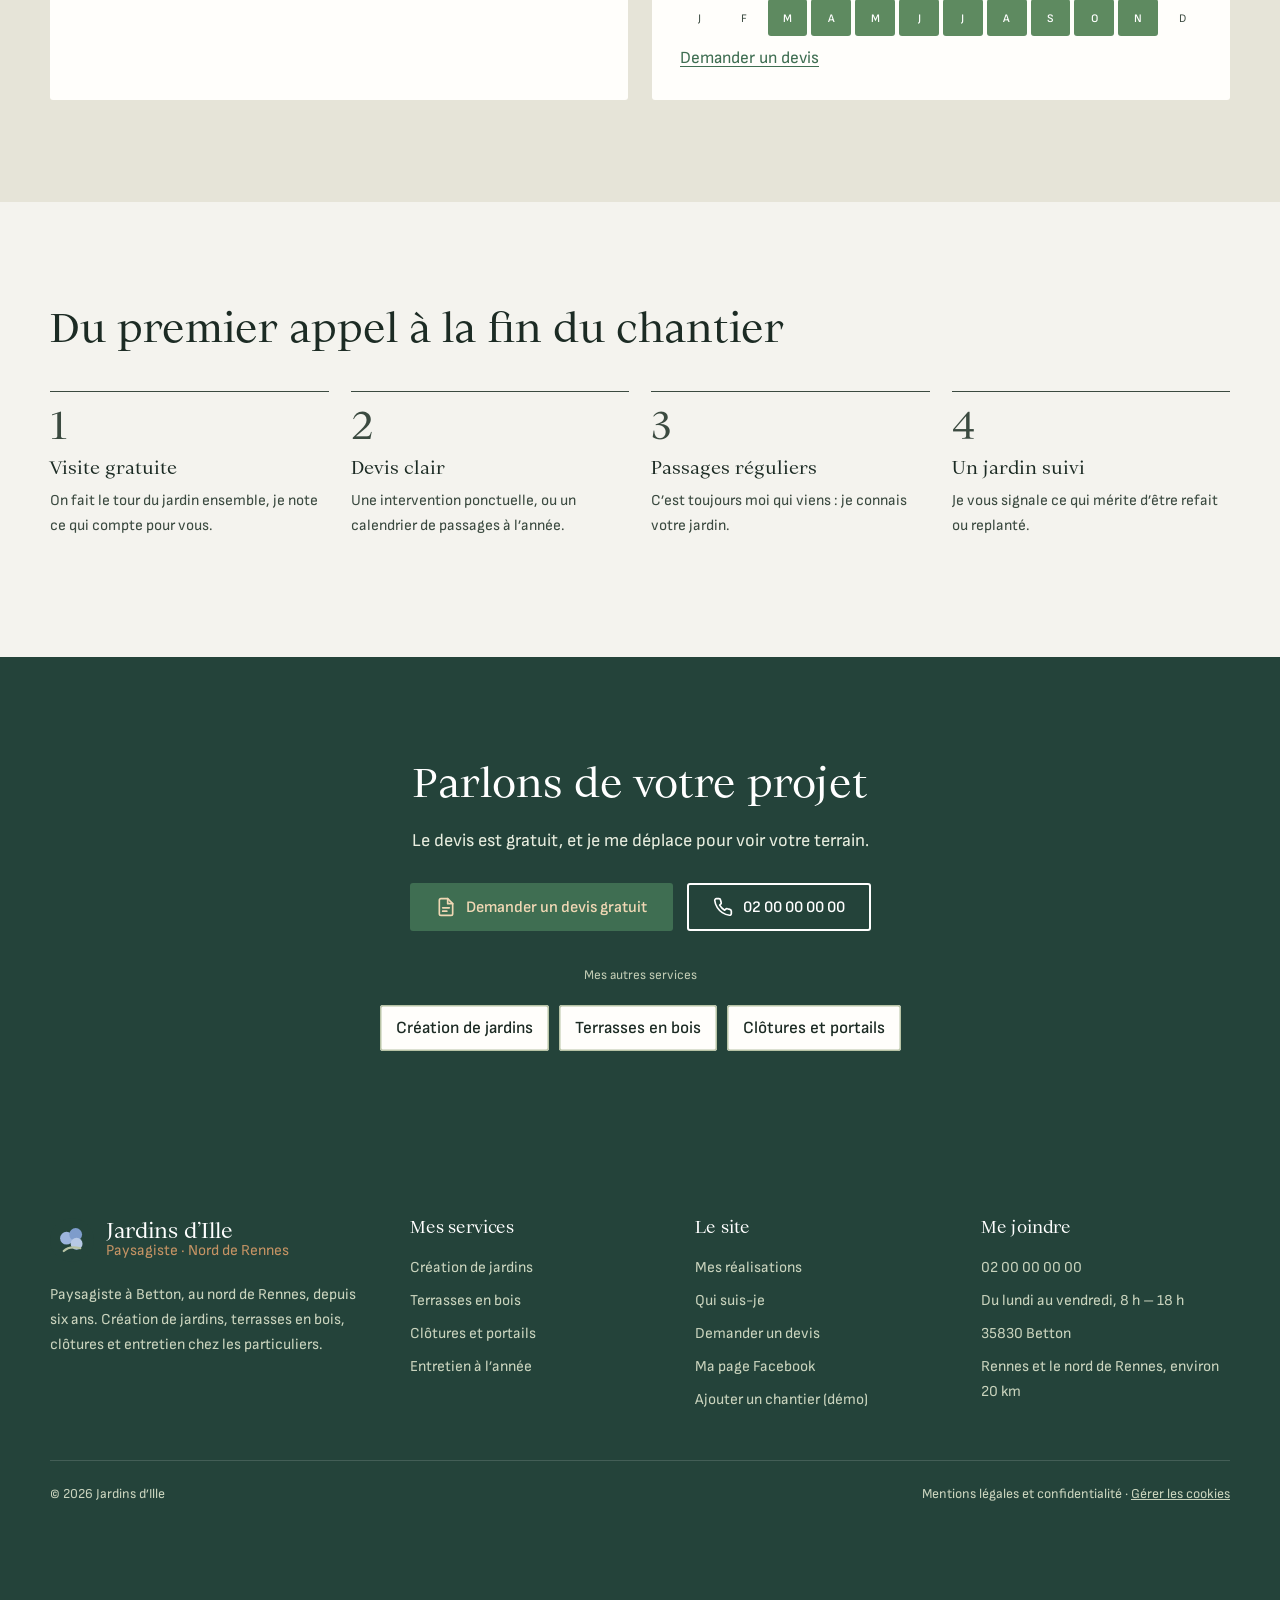
<file: entretien-jardin.html>
<!doctype html>
<html lang="fr">
<head>
  <meta charset="utf-8">
  <meta name="viewport" content="width=device-width, initial-scale=1">
  <title>Entretien de jardins à Rennes | Jardins d’Ille</title>
  <meta name="description" content="Tonte, taille des haies, désherbage : une fois au printemps, ou toute l'année avec un contrat. Paysagiste à Betton, au nord de Rennes. Devis gratuit.">
  <!-- Démonstration : hors des moteurs de recherche. Le vrai site sera indexé. -->
  <meta name="robots" content="noindex, nofollow">
  <meta property="og:type" content="website">
  <meta property="og:locale" content="fr_FR">
  <meta property="og:title" content="Entretien de jardins à Rennes | Jardins d'Ille">
  <meta property="og:description" content="Tonte, taille des haies, désherbage : une fois au printemps, ou toute l'année avec un contrat. Paysagiste à Betton, au nord de Rennes. Devis gratuit.">
  <meta name="theme-color" content="#24433A">
  <link rel="icon" href="data:image/svg+xml,%3Csvg%20xmlns%3D%22http%3A%2F%2Fwww.w3.org%2F2000%2Fsvg%22%20viewBox%3D%220%200%2048%2048%22%20aria-hidden%3D%22true%22%3E%3Ccircle%20cx%3D%2224%22%20cy%3D%2224%22%20r%3D%2224%22%20fill%3D%22%2324433A%22%2F%3E%3Ccircle%20cx%3D%2218%22%20cy%3D%2222%22%20r%3D%227%22%20fill%3D%22%239DB5DD%22%2F%3E%3Ccircle%20cx%3D%2228%22%20cy%3D%2218%22%20r%3D%227%22%20fill%3D%22%237E9CCB%22%2F%3E%3Ccircle%20cx%3D%2229%22%20cy%3D%2228%22%20r%3D%226.5%22%20fill%3D%22%23B7C9E6%22%2F%3E%3Cpath%20d%3D%22M15%2036c4-4%2010-5%2018-3%22%20stroke%3D%22%23B7C3A5%22%20stroke-width%3D%222.4%22%20fill%3D%22none%22%20stroke-linecap%3D%22round%22%2F%3E%3C%2Fsvg%3E">

  <link rel="preload" href="assets/fonts/ortica.woff2" as="font" type="font/woff2" crossorigin>
  <link rel="preload" href="assets/fonts/sofia-sans.woff2" as="font" type="font/woff2" crossorigin>
  <link rel="stylesheet" href="assets/style.css">
  <link rel="stylesheet" href="assets/reprise.css">

</head>
<body>
  <div class="bandeau-demo">Démonstration préparée pour une annonce : le nom, les avis et les chiffres sont inventés, et les dessins tiennent la place de vos photos de chantiers.</div>
  <header class="entete">
    <div class="conteneur">
      <a class="marque" href="index.html" aria-label="Jardins d'Ille, accueil"><svg viewBox="0 0 48 48" aria-hidden="true"><circle cx="24" cy="24" r="24" fill="#24433A"/><circle cx="18" cy="22" r="7" fill="#9DB5DD"/><circle cx="28" cy="18" r="7" fill="#7E9CCB"/><circle cx="29" cy="28" r="6.5" fill="#B7C9E6"/><path d="M15 36c4-4 10-5 18-3" stroke="#B7C3A5" stroke-width="2.4" fill="none" stroke-linecap="round"/></svg><span class="marque-nom"><strong>Jardins d’Ille</strong><span>Paysagiste · Nord de Rennes</span></span></a>
      <button class="bouton-menu" aria-label="Ouvrir le menu" aria-expanded="false" aria-controls="navigation"><span></span><span></span><span></span></button>
      <nav class="nav" id="navigation" aria-label="Navigation principale">
        <ul>
          <li><a href="index.html">Accueil</a></li>
          <li class="sous-menu"><button class="ouvrir-sous-menu" aria-expanded="false">Mes services ▾</button>
            <ul>
              <li><a href="creation-jardin.html">Création de jardins</a></li>
              <li><a href="terrasses-bois.html">Terrasses en bois</a></li>
              <li><a href="clotures-portails.html">Clôtures et portails</a></li>
              <li><a href="entretien-jardin.html" aria-current="page">Entretien de jardins</a></li>
            </ul>
          </li>
          <li><a href="realisations.html">Réalisations</a></li>
          <li><a href="a-propos.html">Qui suis-je</a></li>
          <li><a class="tel-entete" href="tel:+33200000000">02 00 00 00 00</a></li>
          <li><a class="bouton" href="contact.html">Devis gratuit</a></li>
        </ul>
      </nav>
    </div>
  </header>
  <main>

    <section class="page-titre">
      <div class="conteneur">
        <div>
          <p class="fil"><a href="index.html">Accueil</a> / Entretien de jardins</p>
          <h1>Entretien de jardins à Rennes, ponctuel ou à l’année</h1>
          <p class="intro">Tonte, taille des haies, désherbage, feuilles à l’automne : je m’occupe de votre jardin une fois, quand vous en avez besoin, ou toute l’année avec un contrat. Vous n’avez plus à y penser.</p>
          <div class="boutons"><a class="bouton" href="contact.html?travaux=entretien-jardin"><svg viewBox="0 0 24 24" fill="none" stroke="currentColor" stroke-width="2" stroke-linecap="round" stroke-linejoin="round" aria-hidden="true"><path d="M14 2H6a2 2 0 0 0-2 2v16a2 2 0 0 0 2 2h12a2 2 0 0 0 2-2V8z"/><path d="M14 2v6h6M8 13h8M8 17h5"/></svg>Demander un devis gratuit</a><a class="bouton bouton-ligne" href="tel:+33200000000"><svg viewBox="0 0 24 24" fill="none" stroke="currentColor" stroke-width="2" stroke-linecap="round" stroke-linejoin="round" aria-hidden="true"><path d="M22 16.9v3a2 2 0 0 1-2.2 2 19.8 19.8 0 0 1-8.6-3.1 19.5 19.5 0 0 1-6-6A19.8 19.8 0 0 1 2.1 4.2 2 2 0 0 1 4.1 2h3a2 2 0 0 1 2 1.7c.1.9.4 1.8.7 2.7a2 2 0 0 1-.5 2.1L8 9.8a16 16 0 0 0 6 6l1.3-1.3a2 2 0 0 1 2.1-.4c.9.3 1.8.6 2.7.7a2 2 0 0 1 1.7 2z"/></svg>02 00 00 00 00</a></div>
        </div>
        <div class="illustration"><svg viewBox="0 0 600 400" role="img" aria-label="Pelouse tondue et haie taillée" preserveAspectRatio="xMidYMid slice">
  <defs><linearGradient id="ciel13" x1="0" y1="0" x2="0" y2="1"><stop offset="0" stop-color="#EDF2F2"/><stop offset="1" stop-color="#DCE6E2"/></linearGradient>
  <clipPath id="sol13"><path d="M0 285 Q300 255 600 280 V400 H0Z"/></clipPath></defs>
  <rect width="600" height="400" fill="url(#ciel13)"/>
  <g fill="#fff" opacity=".85"><ellipse cx="470" cy="80" rx="58" ry="18"/><ellipse cx="500" cy="66" rx="34" ry="20"/><ellipse cx="140" cy="58" rx="44" ry="13"/></g>
  <path d="M0 215 Q90 180 180 200 T360 188 T600 196 V400 H0Z" fill="#B7C8AE"/>
  <g fill="#7F9E73"><circle cx="30" cy="200" r="13"/><circle cx="95" cy="195" r="18"/><circle cx="160" cy="190" r="13"/><circle cx="230" cy="200" r="18"/><circle cx="300" cy="195" r="13"/><circle cx="370" cy="190" r="18"/><circle cx="440" cy="200" r="13"/><circle cx="510" cy="195" r="18"/><circle cx="575" cy="190" r="13"/></g>
  <path d="M0 245 Q150 205 300 238 T600 228 V400 H0Z" fill="#9FBA8C"/>
  <path d="M0 285 Q300 255 600 280 V400 H0Z" fill="#76A062"/><g clip-path="url(#sol13)" fill="#86B070" opacity=".55"><path d="M-60 400 L10 250 L55 250 L-15 400Z"/><path d="M30 400 L100 250 L145 250 L75 400Z"/><path d="M120 400 L190 250 L235 250 L165 400Z"/><path d="M210 400 L280 250 L325 250 L255 400Z"/><path d="M300 400 L370 250 L415 250 L345 400Z"/><path d="M390 400 L460 250 L505 250 L435 400Z"/><path d="M480 400 L550 250 L595 250 L525 400Z"/><path d="M570 400 L640 250 L685 250 L615 400Z"/></g><rect x="0" y="232" width="600" height="58" rx="14" fill="#3C6640"/><rect x="4" y="236" width="592" height="16.240000000000002" rx="8" fill="#4C7A4A"/><rect x="115.5" y="208.6" width="9" height="41.4" rx="3" fill="#8F5F38"/><circle cx="120" cy="185.2" r="30.6" fill="#4F8455"/><circle cx="96.6" cy="201.4" r="21.6" fill="#3F7148"/><circle cx="143.4" cy="199.6" r="23.400000000000002" fill="#3F7148"/><rect x="476" y="207.2" width="8" height="36.800000000000004" rx="3" fill="#8F5F38"/><circle cx="480" cy="186.4" r="27.200000000000003" fill="#4F8455"/><circle cx="459.2" cy="200.8" r="19.200000000000003" fill="#3F7148"/><circle cx="500.8" cy="199.2" r="20.8" fill="#3F7148"/><circle cx="465.6" cy="188" r="3.6" fill="#C8473A"/><circle cx="489.6" cy="176.8" r="3.6" fill="#C8473A"/><circle cx="496" cy="197.6" r="3.6" fill="#C8473A"/><circle cx="456" cy="204" r="3.6" fill="#C8473A"/><circle cx="480" cy="196" r="3.6" fill="#C8473A"/><circle cx="507.2" cy="186.4" r="3.6" fill="#C8473A"/><g><rect x="300" y="330" width="60" height="26" rx="6" fill="#C0714A"/><circle cx="310" cy="360" r="8" fill="#3B3B38"/><circle cx="352" cy="360" r="8" fill="#3B3B38"/><path d="M360 334 L400 300" stroke="#3B3B38" stroke-width="4" stroke-linecap="round"/></g><ellipse cx="40" cy="358" rx="19" ry="11" fill="#4F7A4C"/><circle cx="34" cy="346" r="11" fill="#E9ECEF"/><circle cx="47" cy="343" r="10" fill="#F8F9FA"/><ellipse cx="72" cy="358" rx="19" ry="11" fill="#4F7A4C"/><circle cx="66" cy="346" r="11" fill="#E9ECEF"/><circle cx="79" cy="343" r="10" fill="#F8F9FA"/><ellipse cx="104" cy="358" rx="19" ry="11" fill="#4F7A4C"/><circle cx="98" cy="346" r="11" fill="#E9ECEF"/><circle cx="111" cy="343" r="10" fill="#F8F9FA"/></svg></div>
      </div>
    </section>
    <section class="fond-blanc">
      <div class="conteneur deux-colonnes">
        <div>
          <span class="surtitre">Ce que je fais</span>
          <h2>Entretien de jardins</h2>
          <ul class="liste-coches"><li>Tonte de la pelouse et finitions des bordures</li><li>Taille des haies et des arbustes</li><li>Taille des hortensias et des fruitiers</li><li>Désherbage des allées et des massifs</li><li>Ramassage des feuilles à l’automne</li><li>Évacuation des déchets verts</li></ul>
        </div>
        <div>
          <span class="surtitre">Mes chantiers</span>
          <h2>En images</h2>
          <div class="galerie" style="margin-top:0"><div class="illustration"><svg viewBox="0 0 600 400" role="img" aria-label="Pelouse tondue et haie taillée" preserveAspectRatio="xMidYMid slice">
  <defs><linearGradient id="ciel14" x1="0" y1="0" x2="0" y2="1"><stop offset="0" stop-color="#EDF2F2"/><stop offset="1" stop-color="#DCE6E2"/></linearGradient>
  <clipPath id="sol14"><path d="M0 285 Q300 255 600 280 V400 H0Z"/></clipPath></defs>
  <rect width="600" height="400" fill="url(#ciel14)"/>
  <g fill="#fff" opacity=".85"><ellipse cx="470" cy="80" rx="58" ry="18"/><ellipse cx="500" cy="66" rx="34" ry="20"/><ellipse cx="140" cy="58" rx="44" ry="13"/></g>
  <path d="M0 215 Q90 180 180 200 T360 188 T600 196 V400 H0Z" fill="#B7C8AE"/>
  <g fill="#7F9E73"><circle cx="30" cy="200" r="13"/><circle cx="95" cy="195" r="18"/><circle cx="160" cy="190" r="13"/><circle cx="230" cy="200" r="18"/><circle cx="300" cy="195" r="13"/><circle cx="370" cy="190" r="18"/><circle cx="440" cy="200" r="13"/><circle cx="510" cy="195" r="18"/><circle cx="575" cy="190" r="13"/></g>
  <path d="M0 245 Q150 205 300 238 T600 228 V400 H0Z" fill="#9FBA8C"/>
  <path d="M0 285 Q300 255 600 280 V400 H0Z" fill="#76A062"/><g clip-path="url(#sol14)" fill="#86B070" opacity=".55"><path d="M-60 400 L10 250 L55 250 L-15 400Z"/><path d="M30 400 L100 250 L145 250 L75 400Z"/><path d="M120 400 L190 250 L235 250 L165 400Z"/><path d="M210 400 L280 250 L325 250 L255 400Z"/><path d="M300 400 L370 250 L415 250 L345 400Z"/><path d="M390 400 L460 250 L505 250 L435 400Z"/><path d="M480 400 L550 250 L595 250 L525 400Z"/><path d="M570 400 L640 250 L685 250 L615 400Z"/></g><rect x="0" y="232" width="600" height="58" rx="14" fill="#3C6640"/><rect x="4" y="236" width="592" height="16.240000000000002" rx="8" fill="#4C7A4A"/><rect x="115.5" y="208.6" width="9" height="41.4" rx="3" fill="#8F5F38"/><circle cx="120" cy="185.2" r="30.6" fill="#4F8455"/><circle cx="96.6" cy="201.4" r="21.6" fill="#3F7148"/><circle cx="143.4" cy="199.6" r="23.400000000000002" fill="#3F7148"/><rect x="476" y="207.2" width="8" height="36.800000000000004" rx="3" fill="#8F5F38"/><circle cx="480" cy="186.4" r="27.200000000000003" fill="#4F8455"/><circle cx="459.2" cy="200.8" r="19.200000000000003" fill="#3F7148"/><circle cx="500.8" cy="199.2" r="20.8" fill="#3F7148"/><circle cx="465.6" cy="188" r="3.6" fill="#C8473A"/><circle cx="489.6" cy="176.8" r="3.6" fill="#C8473A"/><circle cx="496" cy="197.6" r="3.6" fill="#C8473A"/><circle cx="456" cy="204" r="3.6" fill="#C8473A"/><circle cx="480" cy="196" r="3.6" fill="#C8473A"/><circle cx="507.2" cy="186.4" r="3.6" fill="#C8473A"/><g><rect x="300" y="330" width="60" height="26" rx="6" fill="#C0714A"/><circle cx="310" cy="360" r="8" fill="#3B3B38"/><circle cx="352" cy="360" r="8" fill="#3B3B38"/><path d="M360 334 L400 300" stroke="#3B3B38" stroke-width="4" stroke-linecap="round"/></g><ellipse cx="40" cy="358" rx="19" ry="11" fill="#4F7A4C"/><circle cx="34" cy="346" r="11" fill="#E9ECEF"/><circle cx="47" cy="343" r="10" fill="#F8F9FA"/><ellipse cx="72" cy="358" rx="19" ry="11" fill="#4F7A4C"/><circle cx="66" cy="346" r="11" fill="#E9ECEF"/><circle cx="79" cy="343" r="10" fill="#F8F9FA"/><ellipse cx="104" cy="358" rx="19" ry="11" fill="#4F7A4C"/><circle cx="98" cy="346" r="11" fill="#E9ECEF"/><circle cx="111" cy="343" r="10" fill="#F8F9FA"/></svg></div><div class="illustration"><svg viewBox="0 0 600 400" role="img" aria-label="Jardin breton : maison au toit d'ardoise, terrasse en bois et hortensias" preserveAspectRatio="xMidYMid slice">
  <defs><linearGradient id="ciel15" x1="0" y1="0" x2="0" y2="1"><stop offset="0" stop-color="#EDF2F2"/><stop offset="1" stop-color="#DCE6E2"/></linearGradient>
  <clipPath id="sol15"><path d="M0 285 Q300 255 600 280 V400 H0Z"/></clipPath></defs>
  <rect width="600" height="400" fill="url(#ciel15)"/>
  <g fill="#fff" opacity=".85"><ellipse cx="470" cy="80" rx="58" ry="18"/><ellipse cx="500" cy="66" rx="34" ry="20"/><ellipse cx="140" cy="58" rx="44" ry="13"/></g>
  <path d="M0 215 Q90 180 180 200 T360 188 T600 196 V400 H0Z" fill="#B7C8AE"/>
  <g fill="#7F9E73"><circle cx="30" cy="200" r="13"/><circle cx="95" cy="195" r="18"/><circle cx="160" cy="190" r="13"/><circle cx="230" cy="200" r="18"/><circle cx="300" cy="195" r="13"/><circle cx="370" cy="190" r="18"/><circle cx="440" cy="200" r="13"/><circle cx="510" cy="195" r="18"/><circle cx="575" cy="190" r="13"/></g>
  <path d="M0 245 Q150 205 300 238 T600 228 V400 H0Z" fill="#9FBA8C"/>
  <path d="M0 285 Q300 255 600 280 V400 H0Z" fill="#76A062"/><g clip-path="url(#sol15)" fill="#86B070" opacity=".55"><path d="M-60 400 L10 250 L55 250 L-15 400Z"/><path d="M30 400 L100 250 L145 250 L75 400Z"/><path d="M120 400 L190 250 L235 250 L165 400Z"/><path d="M210 400 L280 250 L325 250 L255 400Z"/><path d="M300 400 L370 250 L415 250 L345 400Z"/><path d="M390 400 L460 250 L505 250 L435 400Z"/><path d="M480 400 L550 250 L595 250 L525 400Z"/><path d="M570 400 L640 250 L685 250 L615 400Z"/></g><rect x="-10" y="168" width="180" height="152" fill="#F1EEE6"/><path d="M-26 172 L22 104 L122 104 L186 172Z" fill="#4C5661"/><rect x="4" y="84" width="20" height="34" fill="#C9C3B6"/><rect x="132" y="84" width="20" height="34" fill="#C9C3B6"/><rect x="150" y="172" width="20" height="22" fill="#C9C3B6"/><rect x="158" y="197" width="12" height="22" fill="#C9C3B6"/><rect x="150" y="222" width="20" height="22" fill="#C9C3B6"/><rect x="158" y="247" width="12" height="22" fill="#C9C3B6"/><rect x="150" y="272" width="20" height="22" fill="#C9C3B6"/><rect x="158" y="297" width="12" height="22" fill="#C9C3B6"/><rect x="22" y="196" width="40" height="50" fill="#DDE7EC" stroke="#fff" stroke-width="5"/><line x1="42" y1="196" x2="42" y2="246" stroke="#fff" stroke-width="3"/><rect x="92" y="236" width="40" height="84" rx="2" fill="#3E6E8E"/><rect x="524.5" y="247.4" width="11" height="50.6" rx="3" fill="#8F5F38"/><circle cx="530" cy="218.8" r="37.400000000000006" fill="#4F8455"/><circle cx="501.4" cy="238.6" r="26.400000000000002" fill="#3F7148"/><circle cx="558.6" cy="236.39999999999998" r="28.6" fill="#3F7148"/><path d="M250 400 C262 350 330 330 318 282 L338 282 C356 332 300 356 318 400Z" fill="#DCD6C8"/><path d="M-20 400 L220 400 L186 316 L14 316Z" fill="#B98556"/><path d="M9.142857142857146 328 L190.85714285714286 328" stroke="#8F5F38" stroke-width="1.5"/><path d="M4.285714285714285 340 L195.71428571428572 340" stroke="#8F5F38" stroke-width="1.5"/><path d="M-0.571428571428573 352 L200.57142857142858 352" stroke="#8F5F38" stroke-width="1.5"/><path d="M-5.428571428571427 364 L205.42857142857142 364" stroke="#8F5F38" stroke-width="1.5"/><path d="M-10.285714285714286 376 L210.28571428571428 376" stroke="#8F5F38" stroke-width="1.5"/><path d="M-15.142857142857142 388 L215.14285714285714 388" stroke="#8F5F38" stroke-width="1.5"/><circle cx="30" cy="286.8" r="22" fill="#4F8455"/><path d="M14 300 L46 300 L41 334 L19 334Z" fill="#9AA3A8"/><circle cx="70" cy="283.2" r="28" fill="#7E9CCB"/><path d="M54 300 L86 300 L81 334 L59 334Z" fill="#9AA3A8"/><circle cx="114" cy="288" r="20" fill="#D98FAE"/><path d="M98 300 L130 300 L125 334 L103 334Z" fill="#9AA3A8"/><ellipse cx="390" cy="354" rx="19" ry="11" fill="#4F7A4C"/><circle cx="384" cy="342" r="11" fill="#7E9CCB"/><circle cx="397" cy="339" r="10" fill="#9DB5DD"/><ellipse cx="422" cy="354" rx="19" ry="11" fill="#4F7A4C"/><circle cx="416" cy="342" r="11" fill="#7E9CCB"/><circle cx="429" cy="339" r="10" fill="#9DB5DD"/><ellipse cx="454" cy="354" rx="19" ry="11" fill="#4F7A4C"/><circle cx="448" cy="342" r="11" fill="#7E9CCB"/><circle cx="461" cy="339" r="10" fill="#9DB5DD"/><ellipse cx="486" cy="354" rx="19" ry="11" fill="#4F7A4C"/><circle cx="480" cy="342" r="11" fill="#7E9CCB"/><circle cx="493" cy="339" r="10" fill="#9DB5DD"/><ellipse cx="518" cy="354" rx="19" ry="11" fill="#4F7A4C"/><circle cx="512" cy="342" r="11" fill="#7E9CCB"/><circle cx="525" cy="339" r="10" fill="#9DB5DD"/><ellipse cx="406" cy="376" rx="19" ry="11" fill="#4F7A4C"/><circle cx="400" cy="364" r="11" fill="#7E9CCB"/><circle cx="413" cy="361" r="10" fill="#9DB5DD"/><ellipse cx="438" cy="376" rx="19" ry="11" fill="#4F7A4C"/><circle cx="432" cy="364" r="11" fill="#7E9CCB"/><circle cx="445" cy="361" r="10" fill="#9DB5DD"/><ellipse cx="470" cy="376" rx="19" ry="11" fill="#4F7A4C"/><circle cx="464" cy="364" r="11" fill="#7E9CCB"/><circle cx="477" cy="361" r="10" fill="#9DB5DD"/><ellipse cx="502" cy="376" rx="19" ry="11" fill="#4F7A4C"/><circle cx="496" cy="364" r="11" fill="#7E9CCB"/><circle cx="509" cy="361" r="10" fill="#9DB5DD"/><ellipse cx="534" cy="376" rx="19" ry="11" fill="#4F7A4C"/><circle cx="528" cy="364" r="11" fill="#7E9CCB"/><circle cx="541" cy="361" r="10" fill="#9DB5DD"/></svg></div><div class="illustration"><svg viewBox="0 0 600 400" role="img" aria-label="Jardin créé : massifs, dallage, pommier et hortensias" preserveAspectRatio="xMidYMid slice">
  <defs><linearGradient id="ciel16" x1="0" y1="0" x2="0" y2="1"><stop offset="0" stop-color="#EDF2F2"/><stop offset="1" stop-color="#DCE6E2"/></linearGradient>
  <clipPath id="sol16"><path d="M0 285 Q300 255 600 280 V400 H0Z"/></clipPath></defs>
  <rect width="600" height="400" fill="url(#ciel16)"/>
  <g fill="#fff" opacity=".85"><ellipse cx="470" cy="80" rx="58" ry="18"/><ellipse cx="500" cy="66" rx="34" ry="20"/><ellipse cx="140" cy="58" rx="44" ry="13"/></g>
  <path d="M0 215 Q90 180 180 200 T360 188 T600 196 V400 H0Z" fill="#B7C8AE"/>
  <g fill="#7F9E73"><circle cx="30" cy="200" r="13"/><circle cx="95" cy="195" r="18"/><circle cx="160" cy="190" r="13"/><circle cx="230" cy="200" r="18"/><circle cx="300" cy="195" r="13"/><circle cx="370" cy="190" r="18"/><circle cx="440" cy="200" r="13"/><circle cx="510" cy="195" r="18"/><circle cx="575" cy="190" r="13"/></g>
  <path d="M0 245 Q150 205 300 238 T600 228 V400 H0Z" fill="#9FBA8C"/>
  <path d="M0 285 Q300 255 600 280 V400 H0Z" fill="#76A062"/><rect x="75.5" y="248.6" width="9" height="41.4" rx="3" fill="#8F5F38"/><circle cx="80" cy="225.2" r="30.6" fill="#4F8455"/><circle cx="56.599999999999994" cy="241.4" r="21.6" fill="#3F7148"/><circle cx="103.4" cy="239.6" r="23.400000000000002" fill="#3F7148"/><rect x="495.75" y="256.9" width="8.5" height="39.1" rx="3" fill="#8F5F38"/><circle cx="500" cy="234.8" r="28.9" fill="#4F8455"/><circle cx="477.9" cy="250.1" r="20.4" fill="#3F7148"/><circle cx="522.1" cy="248.4" r="22.099999999999998" fill="#3F7148"/><circle cx="484.7" cy="236.5" r="3.8249999999999997" fill="#C8473A"/><circle cx="510.2" cy="224.60000000000002" r="3.8249999999999997" fill="#C8473A"/><circle cx="517" cy="246.7" r="3.8249999999999997" fill="#C8473A"/><circle cx="474.5" cy="253.5" r="3.8249999999999997" fill="#C8473A"/><circle cx="500" cy="245" r="3.8249999999999997" fill="#C8473A"/><circle cx="528.9" cy="234.8" r="3.8249999999999997" fill="#C8473A"/><path d="M240 304 Q320 270 400 304 Z" fill="#5E8A50"/><circle cx="256" cy="292" r="7" fill="#E3B04B"/><circle cx="282" cy="284" r="7" fill="#D98FAE"/><circle cx="308" cy="292" r="7" fill="#F2F2EC"/><circle cx="334" cy="284" r="7" fill="#7E9CCB"/><circle cx="360" cy="292" r="7" fill="#E3B04B"/><circle cx="386" cy="284" r="7" fill="#D98FAE"/><rect x="250" y="322" width="30" height="16.5" rx="3" fill="#DCD8CE" stroke="#BDB6A6"/><rect x="284" y="322" width="30" height="16.5" rx="3" fill="#DCD8CE" stroke="#BDB6A6"/><rect x="318" y="322" width="30" height="16.5" rx="3" fill="#DCD8CE" stroke="#BDB6A6"/><rect x="352" y="322" width="30" height="16.5" rx="3" fill="#DCD8CE" stroke="#BDB6A6"/><rect x="386" y="322" width="30" height="16.5" rx="3" fill="#DCD8CE" stroke="#BDB6A6"/><rect x="265" y="342.5" width="30" height="16.5" rx="3" fill="#DCD8CE" stroke="#BDB6A6"/><rect x="299" y="342.5" width="30" height="16.5" rx="3" fill="#DCD8CE" stroke="#BDB6A6"/><rect x="333" y="342.5" width="30" height="16.5" rx="3" fill="#DCD8CE" stroke="#BDB6A6"/><rect x="367" y="342.5" width="30" height="16.5" rx="3" fill="#DCD8CE" stroke="#BDB6A6"/><rect x="401" y="342.5" width="30" height="16.5" rx="3" fill="#DCD8CE" stroke="#BDB6A6"/><rect x="250" y="363" width="30" height="16.5" rx="3" fill="#DCD8CE" stroke="#BDB6A6"/><rect x="284" y="363" width="30" height="16.5" rx="3" fill="#DCD8CE" stroke="#BDB6A6"/><rect x="318" y="363" width="30" height="16.5" rx="3" fill="#DCD8CE" stroke="#BDB6A6"/><rect x="352" y="363" width="30" height="16.5" rx="3" fill="#DCD8CE" stroke="#BDB6A6"/><rect x="386" y="363" width="30" height="16.5" rx="3" fill="#DCD8CE" stroke="#BDB6A6"/><ellipse cx="380" cy="362" rx="19" ry="11" fill="#4F7A4C"/><circle cx="374" cy="350" r="11" fill="#7E9CCB"/><circle cx="387" cy="347" r="10" fill="#9DB5DD"/><ellipse cx="412" cy="362" rx="19" ry="11" fill="#4F7A4C"/><circle cx="406" cy="350" r="11" fill="#7E9CCB"/><circle cx="419" cy="347" r="10" fill="#9DB5DD"/><ellipse cx="444" cy="362" rx="19" ry="11" fill="#4F7A4C"/><circle cx="438" cy="350" r="11" fill="#7E9CCB"/><circle cx="451" cy="347" r="10" fill="#9DB5DD"/><ellipse cx="476" cy="362" rx="19" ry="11" fill="#4F7A4C"/><circle cx="470" cy="350" r="11" fill="#7E9CCB"/><circle cx="483" cy="347" r="10" fill="#9DB5DD"/><ellipse cx="508" cy="362" rx="19" ry="11" fill="#4F7A4C"/><circle cx="502" cy="350" r="11" fill="#7E9CCB"/><circle cx="515" cy="347" r="10" fill="#9DB5DD"/><ellipse cx="396" cy="384" rx="19" ry="11" fill="#4F7A4C"/><circle cx="390" cy="372" r="11" fill="#7E9CCB"/><circle cx="403" cy="369" r="10" fill="#9DB5DD"/><ellipse cx="428" cy="384" rx="19" ry="11" fill="#4F7A4C"/><circle cx="422" cy="372" r="11" fill="#7E9CCB"/><circle cx="435" cy="369" r="10" fill="#9DB5DD"/><ellipse cx="460" cy="384" rx="19" ry="11" fill="#4F7A4C"/><circle cx="454" cy="372" r="11" fill="#7E9CCB"/><circle cx="467" cy="369" r="10" fill="#9DB5DD"/><ellipse cx="492" cy="384" rx="19" ry="11" fill="#4F7A4C"/><circle cx="486" cy="372" r="11" fill="#7E9CCB"/><circle cx="499" cy="369" r="10" fill="#9DB5DD"/><ellipse cx="524" cy="384" rx="19" ry="11" fill="#4F7A4C"/><circle cx="518" cy="372" r="11" fill="#7E9CCB"/><circle cx="531" cy="369" r="10" fill="#9DB5DD"/><ellipse cx="14" cy="366" rx="19" ry="11" fill="#4F7A4C"/><circle cx="8" cy="354" r="11" fill="#D98FAE"/><circle cx="21" cy="351" r="10" fill="#EBB0C7"/><ellipse cx="46" cy="366" rx="19" ry="11" fill="#4F7A4C"/><circle cx="40" cy="354" r="11" fill="#D98FAE"/><circle cx="53" cy="351" r="10" fill="#EBB0C7"/><ellipse cx="78" cy="366" rx="19" ry="11" fill="#4F7A4C"/><circle cx="72" cy="354" r="11" fill="#D98FAE"/><circle cx="85" cy="351" r="10" fill="#EBB0C7"/><ellipse cx="110" cy="366" rx="19" ry="11" fill="#4F7A4C"/><circle cx="104" cy="354" r="11" fill="#D98FAE"/><circle cx="117" cy="351" r="10" fill="#EBB0C7"/></svg></div></div>
          <p style="margin-top:18px"><a href="realisations.html?type=entretien-jardin">Voir mes réalisations : entretien à l’année →</a></p>
        </div>
      </div>
    </section>
    <section class="fond-sable">
      <div class="conteneur">
        <span class="surtitre">Deux façons de travailler ensemble</span>
        <h2>Ponctuel, ou toute l’année</h2>
        <div class="formules">
          <div class="formule"><h3>Intervention ponctuelle</h3><p>Une remise en état au printemps, une taille de haie avant l’été, les feuilles à l’automne : je viens quand vous en avez besoin.</p><a href="contact.html?travaux=entretien-jardin">Demander un devis</a></div>
          <div class="formule mise-en-avant"><span class="pastille">Le plus demandé</span><h3>Contrat d’entretien à l’année</h3><p>Des passages planifiés de mars à novembre, et rien à organiser de votre côté.</p><div class="calendrier" role="img" aria-label="Passages de mars à novembre"><span class="">J</span><span class="">F</span><span class="actif">M</span><span class="actif">A</span><span class="actif">M</span><span class="actif">J</span><span class="actif">J</span><span class="actif">A</span><span class="actif">S</span><span class="actif">O</span><span class="actif">N</span><span class="">D</span></div><a href="contact.html?travaux=entretien-jardin">Demander un devis</a></div>
        </div>
      </div>
    </section>
    <section>
      <div class="conteneur">
        <span class="surtitre">Comment je travaille</span>
        <h2>Du premier appel à la fin du chantier</h2>
        <ol class="etapes"><li><h3>Visite gratuite</h3><p>On fait le tour du jardin ensemble, je note ce qui compte pour vous.</p></li><li><h3>Devis clair</h3><p>Une intervention ponctuelle, ou un calendrier de passages à l’année.</p></li><li><h3>Passages réguliers</h3><p>C’est toujours moi qui viens : je connais votre jardin.</p></li><li><h3>Un jardin suivi</h3><p>Je vous signale ce qui mérite d’être refait ou replanté.</p></li></ol>
      </div>
    </section>
    <section class="fond-foret appel">
      <div class="conteneur">
        <h2>Parlons de votre projet</h2>
        <p class="intro" style="margin-inline:auto">Le devis est gratuit, et je me déplace pour voir votre terrain.</p>
        <div class="boutons"><a class="bouton" href="contact.html?travaux=entretien-jardin"><svg viewBox="0 0 24 24" fill="none" stroke="currentColor" stroke-width="2" stroke-linecap="round" stroke-linejoin="round" aria-hidden="true"><path d="M14 2H6a2 2 0 0 0-2 2v16a2 2 0 0 0 2 2h12a2 2 0 0 0 2-2V8z"/><path d="M14 2v6h6M8 13h8M8 17h5"/></svg>Demander un devis gratuit</a><a class="bouton bouton-ligne" href="tel:+33200000000"><svg viewBox="0 0 24 24" fill="none" stroke="currentColor" stroke-width="2" stroke-linecap="round" stroke-linejoin="round" aria-hidden="true"><path d="M22 16.9v3a2 2 0 0 1-2.2 2 19.8 19.8 0 0 1-8.6-3.1 19.5 19.5 0 0 1-6-6A19.8 19.8 0 0 1 2.1 4.2 2 2 0 0 1 4.1 2h3a2 2 0 0 1 2 1.7c.1.9.4 1.8.7 2.7a2 2 0 0 1-.5 2.1L8 9.8a16 16 0 0 0 6 6l1.3-1.3a2 2 0 0 1 2.1-.4c.9.3 1.8.6 2.7.7a2 2 0 0 1 1.7 2z"/></svg>02 00 00 00 00</a></div>
        <p style="margin-top:34px" class="petit">Mes autres services</p>
        <div class="autres-services" style="justify-content:center"><a href="creation-jardin.html" style="color:#1C2B24">Création de jardins</a><a href="terrasses-bois.html" style="color:#1C2B24">Terrasses en bois</a><a href="clotures-portails.html" style="color:#1C2B24">Clôtures et portails</a></div>
      </div>
    </section>
  </main>
  <footer class="pied">
    <div class="conteneur">
      <div class="grille">
        <div>
          <a class="marque" href="index.html" aria-label="Accueil"><svg viewBox="0 0 48 48" aria-hidden="true"><circle cx="24" cy="24" r="24" fill="#24433A"/><circle cx="18" cy="22" r="7" fill="#9DB5DD"/><circle cx="28" cy="18" r="7" fill="#7E9CCB"/><circle cx="29" cy="28" r="6.5" fill="#B7C9E6"/><path d="M15 36c4-4 10-5 18-3" stroke="#B7C3A5" stroke-width="2.4" fill="none" stroke-linecap="round"/></svg><span class="marque-nom"><strong>Jardins d’Ille</strong><span>Paysagiste · Nord de Rennes</span></span></a>
          <p style="margin-top:20px;max-width:330px">Paysagiste à Betton, au nord de Rennes, depuis six ans. Création de jardins, terrasses en bois, clôtures et entretien chez les particuliers.</p>
        </div>
        <div>
          <h4>Mes services</h4>
          <ul><li><a href="creation-jardin.html">Création de jardins</a></li><li><a href="terrasses-bois.html">Terrasses en bois</a></li><li><a href="clotures-portails.html">Clôtures et portails</a></li><li><a href="entretien-jardin.html">Entretien à l’année</a></li></ul>
        </div>
        <div>
          <h4>Le site</h4>
          <ul><li><a href="realisations.html">Mes réalisations</a></li><li><a href="a-propos.html">Qui suis-je</a></li><li><a href="contact.html">Demander un devis</a></li><li><a href="#" onclick="return false">Ma page Facebook</a></li><li><a href="ajouter-un-chantier.html">Ajouter un chantier (démo)</a></li></ul>
        </div>
        <div>
          <h4>Me joindre</h4>
          <ul><li><a href="tel:+33200000000">02 00 00 00 00</a></li><li>Du lundi au vendredi, 8 h – 18 h</li><li>35830 Betton</li><li>Rennes et le nord de Rennes, environ 20 km</li></ul>
        </div>
      </div>
      <div class="pied-bas">
        <span>© <span data-annee>2026</span> Jardins d’Ille</span>
        <span><a href="mentions-legales.html">Mentions légales et confidentialité</a> · <button class="lien-bouton" data-gerer-cookies>Gérer les cookies</button></span>
      </div>
    </div>
  </footer>
  <div class="barre-mobile">
    <a class="bouton bouton-ligne" href="tel:+33200000000"><svg viewBox="0 0 24 24" fill="none" stroke="currentColor" stroke-width="2" stroke-linecap="round" stroke-linejoin="round" aria-hidden="true"><path d="M22 16.9v3a2 2 0 0 1-2.2 2 19.8 19.8 0 0 1-8.6-3.1 19.5 19.5 0 0 1-6-6A19.8 19.8 0 0 1 2.1 4.2 2 2 0 0 1 4.1 2h3a2 2 0 0 1 2 1.7c.1.9.4 1.8.7 2.7a2 2 0 0 1-.5 2.1L8 9.8a16 16 0 0 0 6 6l1.3-1.3a2 2 0 0 1 2.1-.4c.9.3 1.8.6 2.7.7a2 2 0 0 1 1.7 2z"/></svg>Appeler</a>
    <a class="bouton" href="contact.html"><svg viewBox="0 0 24 24" fill="none" stroke="currentColor" stroke-width="2" stroke-linecap="round" stroke-linejoin="round" aria-hidden="true"><path d="M14 2H6a2 2 0 0 0-2 2v16a2 2 0 0 0 2 2h12a2 2 0 0 0 2-2V8z"/><path d="M14 2v6h6M8 13h8M8 17h5"/></svg>Demander un devis</a>
  </div>
  <div class="cookies" role="dialog" aria-labelledby="cookies-titre">
    <h2 id="cookies-titre">Votre vie privée</h2>
    <p>Avec votre accord, je mesure la fréquentation de ce site pour l’améliorer. Vous pouvez changer d’avis à tout moment depuis le pied de page.</p>
    <div class="cookies-actions">
      <button class="bouton" data-cookies="refuser">Tout refuser</button>
      <button class="bouton" data-cookies="accepter">Tout accepter</button>
      <button class="bouton bouton-ligne" data-cookies="personnaliser">Personnaliser</button>
    </div>
    <div class="cookies-detail">
      <div class="categorie"><div><strong>Nécessaires</strong><span>Mémorisent votre choix pendant six mois. Toujours actifs.</span></div><input type="checkbox" class="interrupteur" checked disabled aria-label="Cookies nécessaires, toujours actifs"></div>
      <div class="categorie"><div><strong>Mesure d’audience</strong><span>Statistiques de fréquentation, sans publicité ni revente.</span></div><input type="checkbox" class="interrupteur" id="mesure-audience" aria-label="Mesure d'audience"></div>
      <div class="cookies-actions"><button class="bouton" data-cookies="enregistrer">Enregistrer mes choix</button></div>
    </div>
  </div>
  <script src="assets/site.js" defer></script>
</body>
</html>
</file>
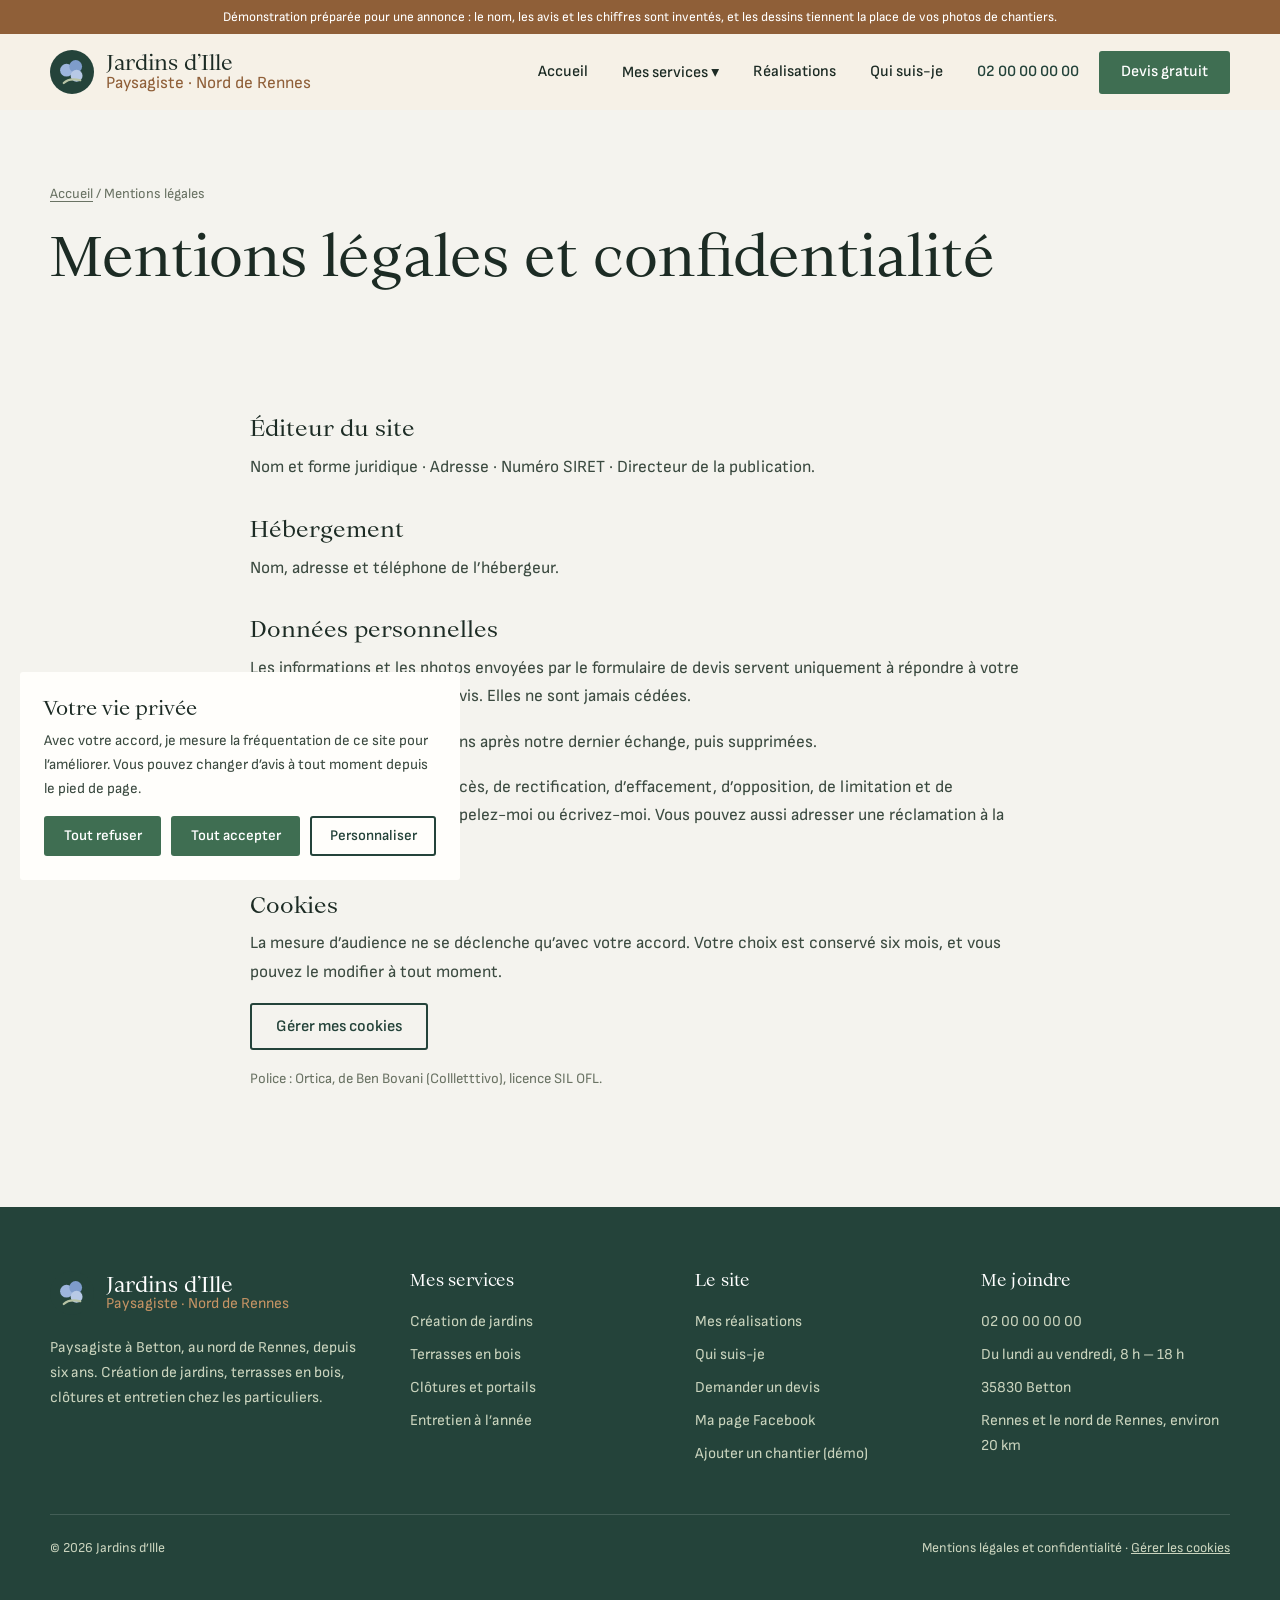
<file: mentions-legales.html>
<!doctype html>
<html lang="fr">
<head>
  <meta charset="utf-8">
  <meta name="viewport" content="width=device-width, initial-scale=1">
  <title>Mentions légales et confidentialité | Jardins d’Ille</title>
  <meta name="description" content="Mentions légales, traitement des données personnelles et gestion des cookies.">
  <!-- Démonstration : hors des moteurs de recherche. Le vrai site sera indexé. -->
  <meta name="robots" content="noindex, nofollow">
  <meta property="og:type" content="website">
  <meta property="og:locale" content="fr_FR">
  <meta property="og:title" content="Mentions légales et confidentialité | Jardins d'Ille">
  <meta property="og:description" content="Mentions légales, traitement des données personnelles et gestion des cookies.">
  <meta name="theme-color" content="#24433A">
  <link rel="icon" href="data:image/svg+xml,%3Csvg%20xmlns%3D%22http%3A%2F%2Fwww.w3.org%2F2000%2Fsvg%22%20viewBox%3D%220%200%2048%2048%22%20aria-hidden%3D%22true%22%3E%3Ccircle%20cx%3D%2224%22%20cy%3D%2224%22%20r%3D%2224%22%20fill%3D%22%2324433A%22%2F%3E%3Ccircle%20cx%3D%2218%22%20cy%3D%2222%22%20r%3D%227%22%20fill%3D%22%239DB5DD%22%2F%3E%3Ccircle%20cx%3D%2228%22%20cy%3D%2218%22%20r%3D%227%22%20fill%3D%22%237E9CCB%22%2F%3E%3Ccircle%20cx%3D%2229%22%20cy%3D%2228%22%20r%3D%226.5%22%20fill%3D%22%23B7C9E6%22%2F%3E%3Cpath%20d%3D%22M15%2036c4-4%2010-5%2018-3%22%20stroke%3D%22%23B7C3A5%22%20stroke-width%3D%222.4%22%20fill%3D%22none%22%20stroke-linecap%3D%22round%22%2F%3E%3C%2Fsvg%3E">
  <link rel="preload" href="assets/fonts/ortica.woff2" as="font" type="font/woff2" crossorigin>
  <link rel="preload" href="assets/fonts/sofia-sans.woff2" as="font" type="font/woff2" crossorigin>
  <link rel="stylesheet" href="assets/style.css">
  <link rel="stylesheet" href="assets/reprise.css">
</head>
<body>
  <div class="bandeau-demo">Démonstration préparée pour une annonce : le nom, les avis et les chiffres sont inventés, et les dessins tiennent la place de vos photos de chantiers.</div>
  <header class="entete">
    <div class="conteneur">
      <a class="marque" href="index.html" aria-label="Jardins d'Ille, accueil"><svg viewBox="0 0 48 48" aria-hidden="true"><circle cx="24" cy="24" r="24" fill="#24433A"/><circle cx="18" cy="22" r="7" fill="#9DB5DD"/><circle cx="28" cy="18" r="7" fill="#7E9CCB"/><circle cx="29" cy="28" r="6.5" fill="#B7C9E6"/><path d="M15 36c4-4 10-5 18-3" stroke="#B7C3A5" stroke-width="2.4" fill="none" stroke-linecap="round"/></svg><span class="marque-nom"><strong>Jardins d’Ille</strong><span>Paysagiste · Nord de Rennes</span></span></a>
      <button class="bouton-menu" aria-label="Ouvrir le menu" aria-expanded="false" aria-controls="navigation"><span></span><span></span><span></span></button>
      <nav class="nav" id="navigation" aria-label="Navigation principale">
        <ul>
          <li><a href="index.html">Accueil</a></li>
          <li class="sous-menu"><button class="ouvrir-sous-menu" aria-expanded="false">Mes services ▾</button>
            <ul>
              <li><a href="creation-jardin.html">Création de jardins</a></li>
              <li><a href="terrasses-bois.html">Terrasses en bois</a></li>
              <li><a href="clotures-portails.html">Clôtures et portails</a></li>
              <li><a href="entretien-jardin.html">Entretien de jardins</a></li>
            </ul>
          </li>
          <li><a href="realisations.html">Réalisations</a></li>
          <li><a href="a-propos.html">Qui suis-je</a></li>
          <li><a class="tel-entete" href="tel:+33200000000">02 00 00 00 00</a></li>
          <li><a class="bouton" href="contact.html">Devis gratuit</a></li>
        </ul>
      </nav>
    </div>
  </header>
  <main>

    <section class="page-titre simple">
      <div class="conteneur"><div><p class="fil"><a href="index.html">Accueil</a> / Mentions légales</p><h1>Mentions légales et confidentialité</h1></div></div>
    </section>
    <section style="padding-top:0">
      <div class="conteneur texte-legal">
        <h2>Éditeur du site</h2>
        <p>Nom et forme juridique · Adresse · Numéro SIRET · Directeur de la publication.</p>
        <h2>Hébergement</h2>
        <p>Nom, adresse et téléphone de l’hébergeur.</p>
        <h2 id="donnees">Données personnelles</h2>
        <p>Les informations et les photos envoyées par le formulaire de devis servent uniquement à répondre à votre demande et à préparer un devis. Elles ne sont jamais cédées.</p>
        <p>Elles sont conservées trois ans après notre dernier échange, puis supprimées.</p>
        <p>Vous disposez d’un droit d’accès, de rectification, d’effacement, d’opposition, de limitation et de portabilité. Pour l’exercer, appelez-moi ou écrivez-moi. Vous pouvez aussi adresser une réclamation à la CNIL (cnil.fr).</p>
        <h2>Cookies</h2>
        <p>La mesure d’audience ne se déclenche qu’avec votre accord. Votre choix est conservé six mois, et vous pouvez le modifier à tout moment.</p>
        <p><button class="bouton bouton-ligne" data-gerer-cookies>Gérer mes cookies</button></p>
        <p class="credit-polices">Police : Ortica, de Ben Bovani (Collletttivo), licence SIL OFL.</p>
      </div>
    </section>
  </main>
  <footer class="pied">
    <div class="conteneur">
      <div class="grille">
        <div>
          <a class="marque" href="index.html" aria-label="Accueil"><svg viewBox="0 0 48 48" aria-hidden="true"><circle cx="24" cy="24" r="24" fill="#24433A"/><circle cx="18" cy="22" r="7" fill="#9DB5DD"/><circle cx="28" cy="18" r="7" fill="#7E9CCB"/><circle cx="29" cy="28" r="6.5" fill="#B7C9E6"/><path d="M15 36c4-4 10-5 18-3" stroke="#B7C3A5" stroke-width="2.4" fill="none" stroke-linecap="round"/></svg><span class="marque-nom"><strong>Jardins d’Ille</strong><span>Paysagiste · Nord de Rennes</span></span></a>
          <p style="margin-top:20px;max-width:330px">Paysagiste à Betton, au nord de Rennes, depuis six ans. Création de jardins, terrasses en bois, clôtures et entretien chez les particuliers.</p>
        </div>
        <div>
          <h4>Mes services</h4>
          <ul><li><a href="creation-jardin.html">Création de jardins</a></li><li><a href="terrasses-bois.html">Terrasses en bois</a></li><li><a href="clotures-portails.html">Clôtures et portails</a></li><li><a href="entretien-jardin.html">Entretien à l’année</a></li></ul>
        </div>
        <div>
          <h4>Le site</h4>
          <ul><li><a href="realisations.html">Mes réalisations</a></li><li><a href="a-propos.html">Qui suis-je</a></li><li><a href="contact.html">Demander un devis</a></li><li><a href="#" onclick="return false">Ma page Facebook</a></li><li><a href="ajouter-un-chantier.html">Ajouter un chantier (démo)</a></li></ul>
        </div>
        <div>
          <h4>Me joindre</h4>
          <ul><li><a href="tel:+33200000000">02 00 00 00 00</a></li><li>Du lundi au vendredi, 8 h – 18 h</li><li>35830 Betton</li><li>Rennes et le nord de Rennes, environ 20 km</li></ul>
        </div>
      </div>
      <div class="pied-bas">
        <span>© <span data-annee>2026</span> Jardins d’Ille</span>
        <span><a href="mentions-legales.html">Mentions légales et confidentialité</a> · <button class="lien-bouton" data-gerer-cookies>Gérer les cookies</button></span>
      </div>
    </div>
  </footer>
  <div class="barre-mobile">
    <a class="bouton bouton-ligne" href="tel:+33200000000"><svg viewBox="0 0 24 24" fill="none" stroke="currentColor" stroke-width="2" stroke-linecap="round" stroke-linejoin="round" aria-hidden="true"><path d="M22 16.9v3a2 2 0 0 1-2.2 2 19.8 19.8 0 0 1-8.6-3.1 19.5 19.5 0 0 1-6-6A19.8 19.8 0 0 1 2.1 4.2 2 2 0 0 1 4.1 2h3a2 2 0 0 1 2 1.7c.1.9.4 1.8.7 2.7a2 2 0 0 1-.5 2.1L8 9.8a16 16 0 0 0 6 6l1.3-1.3a2 2 0 0 1 2.1-.4c.9.3 1.8.6 2.7.7a2 2 0 0 1 1.7 2z"/></svg>Appeler</a>
    <a class="bouton" href="contact.html"><svg viewBox="0 0 24 24" fill="none" stroke="currentColor" stroke-width="2" stroke-linecap="round" stroke-linejoin="round" aria-hidden="true"><path d="M14 2H6a2 2 0 0 0-2 2v16a2 2 0 0 0 2 2h12a2 2 0 0 0 2-2V8z"/><path d="M14 2v6h6M8 13h8M8 17h5"/></svg>Demander un devis</a>
  </div>
  <div class="cookies" role="dialog" aria-labelledby="cookies-titre">
    <h2 id="cookies-titre">Votre vie privée</h2>
    <p>Avec votre accord, je mesure la fréquentation de ce site pour l’améliorer. Vous pouvez changer d’avis à tout moment depuis le pied de page.</p>
    <div class="cookies-actions">
      <button class="bouton" data-cookies="refuser">Tout refuser</button>
      <button class="bouton" data-cookies="accepter">Tout accepter</button>
      <button class="bouton bouton-ligne" data-cookies="personnaliser">Personnaliser</button>
    </div>
    <div class="cookies-detail">
      <div class="categorie"><div><strong>Nécessaires</strong><span>Mémorisent votre choix pendant six mois. Toujours actifs.</span></div><input type="checkbox" class="interrupteur" checked disabled aria-label="Cookies nécessaires, toujours actifs"></div>
      <div class="categorie"><div><strong>Mesure d’audience</strong><span>Statistiques de fréquentation, sans publicité ni revente.</span></div><input type="checkbox" class="interrupteur" id="mesure-audience" aria-label="Mesure d'audience"></div>
      <div class="cookies-actions"><button class="bouton" data-cookies="enregistrer">Enregistrer mes choix</button></div>
    </div>
  </div>
  <script src="assets/site.js" defer></script>
</body>
</html>
</file>
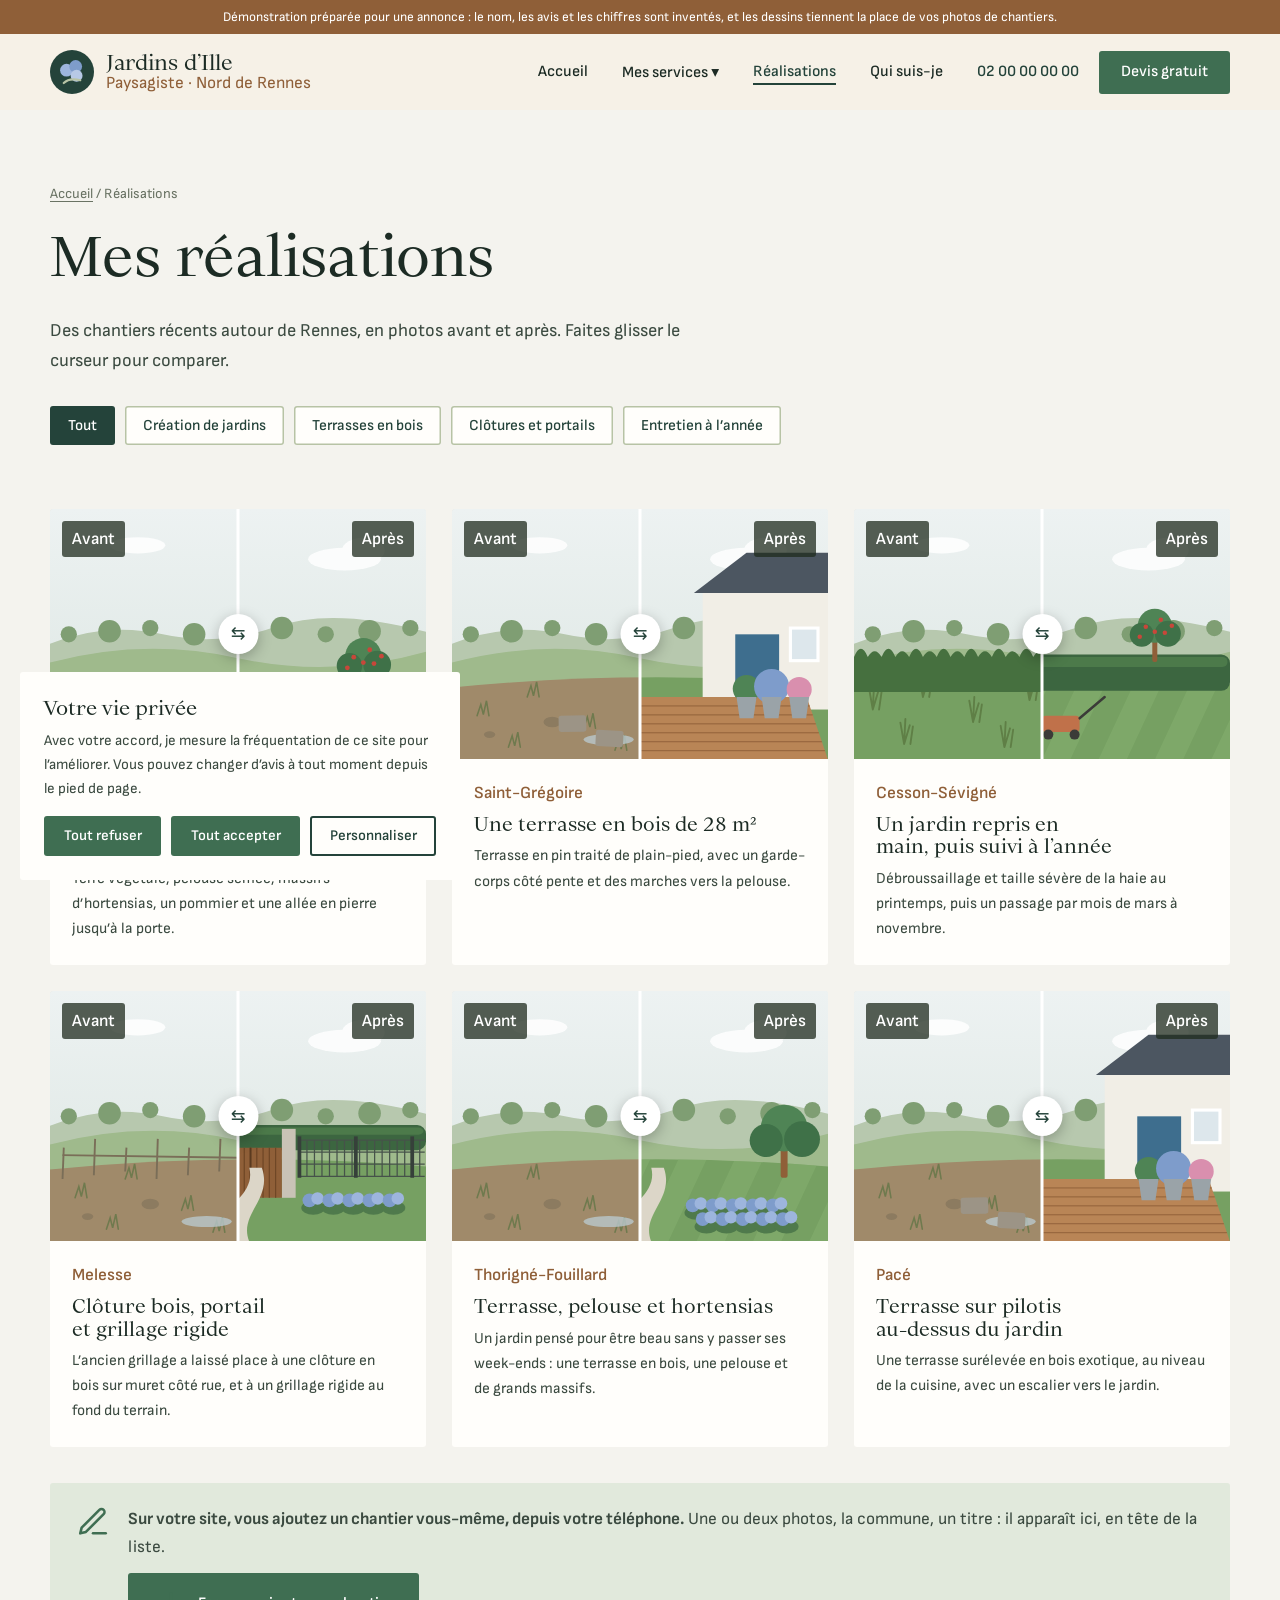
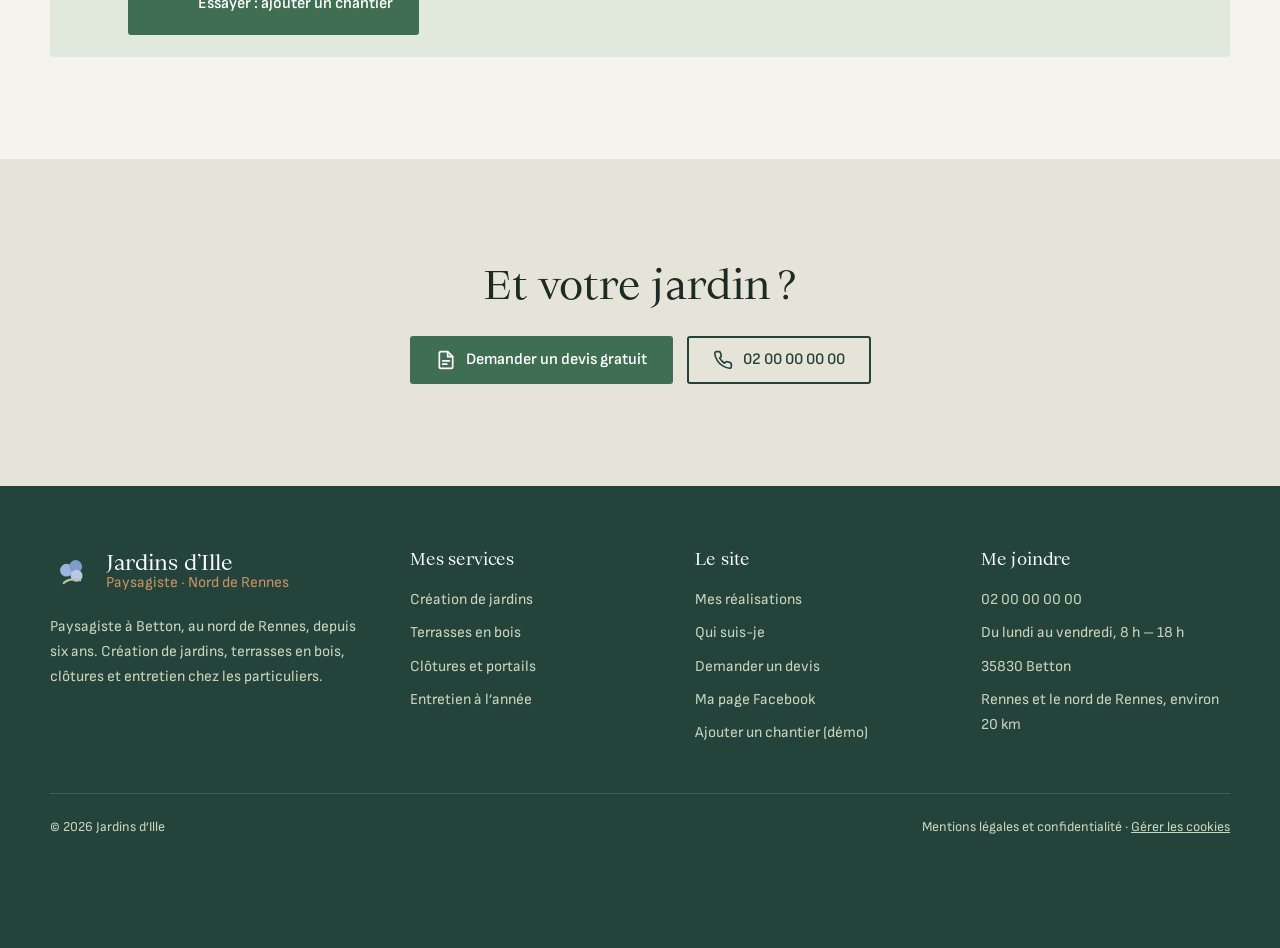
<file: realisations.html>
<!doctype html>
<html lang="fr">
<head>
  <meta charset="utf-8">
  <meta name="viewport" content="width=device-width, initial-scale=1">
  <title>Mes réalisations : jardins, terrasses, clôtures | Jardins d’Ille</title>
  <meta name="description" content="Avant, après : mes chantiers de création de jardin, de terrasse en bois, de clôture et d'entretien autour de Rennes.">
  <!-- Démonstration : hors des moteurs de recherche. Le vrai site sera indexé. -->
  <meta name="robots" content="noindex, nofollow">
  <meta property="og:type" content="website">
  <meta property="og:locale" content="fr_FR">
  <meta property="og:title" content="Mes réalisations : jardins, terrasses, clôtures | Jardins d'Ille">
  <meta property="og:description" content="Avant, après : mes chantiers de création de jardin, de terrasse en bois, de clôture et d'entretien autour de Rennes.">
  <meta name="theme-color" content="#24433A">
  <link rel="icon" href="data:image/svg+xml,%3Csvg%20xmlns%3D%22http%3A%2F%2Fwww.w3.org%2F2000%2Fsvg%22%20viewBox%3D%220%200%2048%2048%22%20aria-hidden%3D%22true%22%3E%3Ccircle%20cx%3D%2224%22%20cy%3D%2224%22%20r%3D%2224%22%20fill%3D%22%2324433A%22%2F%3E%3Ccircle%20cx%3D%2218%22%20cy%3D%2222%22%20r%3D%227%22%20fill%3D%22%239DB5DD%22%2F%3E%3Ccircle%20cx%3D%2228%22%20cy%3D%2218%22%20r%3D%227%22%20fill%3D%22%237E9CCB%22%2F%3E%3Ccircle%20cx%3D%2229%22%20cy%3D%2228%22%20r%3D%226.5%22%20fill%3D%22%23B7C9E6%22%2F%3E%3Cpath%20d%3D%22M15%2036c4-4%2010-5%2018-3%22%20stroke%3D%22%23B7C3A5%22%20stroke-width%3D%222.4%22%20fill%3D%22none%22%20stroke-linecap%3D%22round%22%2F%3E%3C%2Fsvg%3E">
  <link rel="preload" href="assets/fonts/ortica.woff2" as="font" type="font/woff2" crossorigin>
  <link rel="preload" href="assets/fonts/sofia-sans.woff2" as="font" type="font/woff2" crossorigin>
  <link rel="stylesheet" href="assets/style.css">
  <link rel="stylesheet" href="assets/reprise.css">
</head>
<body>
  <div class="bandeau-demo">Démonstration préparée pour une annonce : le nom, les avis et les chiffres sont inventés, et les dessins tiennent la place de vos photos de chantiers.</div>
  <header class="entete">
    <div class="conteneur">
      <a class="marque" href="index.html" aria-label="Jardins d'Ille, accueil"><svg viewBox="0 0 48 48" aria-hidden="true"><circle cx="24" cy="24" r="24" fill="#24433A"/><circle cx="18" cy="22" r="7" fill="#9DB5DD"/><circle cx="28" cy="18" r="7" fill="#7E9CCB"/><circle cx="29" cy="28" r="6.5" fill="#B7C9E6"/><path d="M15 36c4-4 10-5 18-3" stroke="#B7C3A5" stroke-width="2.4" fill="none" stroke-linecap="round"/></svg><span class="marque-nom"><strong>Jardins d’Ille</strong><span>Paysagiste · Nord de Rennes</span></span></a>
      <button class="bouton-menu" aria-label="Ouvrir le menu" aria-expanded="false" aria-controls="navigation"><span></span><span></span><span></span></button>
      <nav class="nav" id="navigation" aria-label="Navigation principale">
        <ul>
          <li><a href="index.html">Accueil</a></li>
          <li class="sous-menu"><button class="ouvrir-sous-menu" aria-expanded="false">Mes services ▾</button>
            <ul>
              <li><a href="creation-jardin.html">Création de jardins</a></li>
              <li><a href="terrasses-bois.html">Terrasses en bois</a></li>
              <li><a href="clotures-portails.html">Clôtures et portails</a></li>
              <li><a href="entretien-jardin.html">Entretien de jardins</a></li>
            </ul>
          </li>
          <li><a href="realisations.html" aria-current="page">Réalisations</a></li>
          <li><a href="a-propos.html">Qui suis-je</a></li>
          <li><a class="tel-entete" href="tel:+33200000000">02 00 00 00 00</a></li>
          <li><a class="bouton" href="contact.html">Devis gratuit</a></li>
        </ul>
      </nav>
    </div>
  </header>
  <main>

    <section class="page-titre simple">
      <div class="conteneur">
        <div>
          <p class="fil"><a href="index.html">Accueil</a> / Réalisations</p>
          <h1>Mes réalisations</h1>
          <p class="intro">Des chantiers récents autour de Rennes, en photos avant et après. Faites glisser le curseur pour comparer.</p>
          <div class="filtres" role="group" aria-label="Filtrer par type de travaux">
            <button class="filtre" data-type="tout" aria-pressed="true">Tout</button>
            <button class="filtre" data-type="creation-jardin" aria-pressed="false">Création de jardins</button>
            <button class="filtre" data-type="terrasses-bois" aria-pressed="false">Terrasses en bois</button>
            <button class="filtre" data-type="clotures-portails" aria-pressed="false">Clôtures et portails</button>
            <button class="filtre" data-type="entretien-jardin" aria-pressed="false">Entretien à l’année</button>
          </div>
        </div>
      </div>
    </section>
    <section style="padding-top:0">
      <div class="conteneur">
        <div class="grille-realisations" style="margin-top:0" data-ajouts>
        <article class="realisation" data-type="creation-jardin">
          <div class="avant-apres">
            <div class="avant"><svg viewBox="0 0 600 400" role="img" aria-label="Terrain nu et boueux avant travaux" preserveAspectRatio="xMidYMid slice">
  <defs><linearGradient id="ciel30" x1="0" y1="0" x2="0" y2="1"><stop offset="0" stop-color="#EDF2F2"/><stop offset="1" stop-color="#DCE6E2"/></linearGradient>
  <clipPath id="sol30"><path d="M0 285 Q300 255 600 280 V400 H0Z"/></clipPath></defs>
  <rect width="600" height="400" fill="url(#ciel30)"/>
  <g fill="#fff" opacity=".85"><ellipse cx="470" cy="80" rx="58" ry="18"/><ellipse cx="500" cy="66" rx="34" ry="20"/><ellipse cx="140" cy="58" rx="44" ry="13"/></g>
  <path d="M0 215 Q90 180 180 200 T360 188 T600 196 V400 H0Z" fill="#B7C8AE"/>
  <g fill="#7F9E73"><circle cx="30" cy="200" r="13"/><circle cx="95" cy="195" r="18"/><circle cx="160" cy="190" r="13"/><circle cx="230" cy="200" r="18"/><circle cx="300" cy="195" r="13"/><circle cx="370" cy="190" r="18"/><circle cx="440" cy="200" r="13"/><circle cx="510" cy="195" r="18"/><circle cx="575" cy="190" r="13"/></g>
  <path d="M0 245 Q150 205 300 238 T600 228 V400 H0Z" fill="#9FBA8C"/>
  <path d="M0 285 Q300 255 600 280 V400 H0Z" fill="#A08A6A"/><path d="M40 330 l6 -18 l4 16 l5 -22 l4 24" stroke="#6F7A4E" stroke-width="2.5" fill="none" stroke-linecap="round"/><path d="M120 300 l6 -18 l4 16 l5 -22 l4 24" stroke="#6F7A4E" stroke-width="2.5" fill="none" stroke-linecap="round"/><path d="M210 350 l6 -18 l4 16 l5 -22 l4 24" stroke="#6F7A4E" stroke-width="2.5" fill="none" stroke-linecap="round"/><path d="M300 312 l6 -18 l4 16 l5 -22 l4 24" stroke="#6F7A4E" stroke-width="2.5" fill="none" stroke-linecap="round"/><path d="M380 360 l6 -18 l4 16 l5 -22 l4 24" stroke="#6F7A4E" stroke-width="2.5" fill="none" stroke-linecap="round"/><path d="M470 318 l6 -18 l4 16 l5 -22 l4 24" stroke="#6F7A4E" stroke-width="2.5" fill="none" stroke-linecap="round"/><path d="M540 350 l6 -18 l4 16 l5 -22 l4 24" stroke="#6F7A4E" stroke-width="2.5" fill="none" stroke-linecap="round"/><path d="M90 380 l6 -18 l4 16 l5 -22 l4 24" stroke="#6F7A4E" stroke-width="2.5" fill="none" stroke-linecap="round"/><path d="M260 385 l6 -18 l4 16 l5 -22 l4 24" stroke="#6F7A4E" stroke-width="2.5" fill="none" stroke-linecap="round"/><path d="M430 390 l6 -18 l4 16 l5 -22 l4 24" stroke="#6F7A4E" stroke-width="2.5" fill="none" stroke-linecap="round"/><ellipse cx="160" cy="340" rx="14" ry="8.4" fill="#8C7B60"/><ellipse cx="350" cy="330" rx="10" ry="6" fill="#8C7B60"/><ellipse cx="520" cy="372" rx="16" ry="9.6" fill="#8C7B60"/><ellipse cx="60" cy="360" rx="9" ry="5.3999999999999995" fill="#8C7B60"/><ellipse cx="250" cy="368" rx="40" ry="8.8" fill="#B9C8CC" opacity=".8"/><ellipse cx="430" cy="340" rx="30" ry="6.6" fill="#B9C8CC" opacity=".8"/></svg></div>
            <div class="apres"><svg viewBox="0 0 600 400" role="img" aria-label="Jardin créé : massifs, dallage, pommier et hortensias" preserveAspectRatio="xMidYMid slice">
  <defs><linearGradient id="ciel31" x1="0" y1="0" x2="0" y2="1"><stop offset="0" stop-color="#EDF2F2"/><stop offset="1" stop-color="#DCE6E2"/></linearGradient>
  <clipPath id="sol31"><path d="M0 285 Q300 255 600 280 V400 H0Z"/></clipPath></defs>
  <rect width="600" height="400" fill="url(#ciel31)"/>
  <g fill="#fff" opacity=".85"><ellipse cx="470" cy="80" rx="58" ry="18"/><ellipse cx="500" cy="66" rx="34" ry="20"/><ellipse cx="140" cy="58" rx="44" ry="13"/></g>
  <path d="M0 215 Q90 180 180 200 T360 188 T600 196 V400 H0Z" fill="#B7C8AE"/>
  <g fill="#7F9E73"><circle cx="30" cy="200" r="13"/><circle cx="95" cy="195" r="18"/><circle cx="160" cy="190" r="13"/><circle cx="230" cy="200" r="18"/><circle cx="300" cy="195" r="13"/><circle cx="370" cy="190" r="18"/><circle cx="440" cy="200" r="13"/><circle cx="510" cy="195" r="18"/><circle cx="575" cy="190" r="13"/></g>
  <path d="M0 245 Q150 205 300 238 T600 228 V400 H0Z" fill="#9FBA8C"/>
  <path d="M0 285 Q300 255 600 280 V400 H0Z" fill="#76A062"/><rect x="75.5" y="248.6" width="9" height="41.4" rx="3" fill="#8F5F38"/><circle cx="80" cy="225.2" r="30.6" fill="#4F8455"/><circle cx="56.599999999999994" cy="241.4" r="21.6" fill="#3F7148"/><circle cx="103.4" cy="239.6" r="23.400000000000002" fill="#3F7148"/><rect x="495.75" y="256.9" width="8.5" height="39.1" rx="3" fill="#8F5F38"/><circle cx="500" cy="234.8" r="28.9" fill="#4F8455"/><circle cx="477.9" cy="250.1" r="20.4" fill="#3F7148"/><circle cx="522.1" cy="248.4" r="22.099999999999998" fill="#3F7148"/><circle cx="484.7" cy="236.5" r="3.8249999999999997" fill="#C8473A"/><circle cx="510.2" cy="224.60000000000002" r="3.8249999999999997" fill="#C8473A"/><circle cx="517" cy="246.7" r="3.8249999999999997" fill="#C8473A"/><circle cx="474.5" cy="253.5" r="3.8249999999999997" fill="#C8473A"/><circle cx="500" cy="245" r="3.8249999999999997" fill="#C8473A"/><circle cx="528.9" cy="234.8" r="3.8249999999999997" fill="#C8473A"/><path d="M240 304 Q320 270 400 304 Z" fill="#5E8A50"/><circle cx="256" cy="292" r="7" fill="#E3B04B"/><circle cx="282" cy="284" r="7" fill="#D98FAE"/><circle cx="308" cy="292" r="7" fill="#F2F2EC"/><circle cx="334" cy="284" r="7" fill="#7E9CCB"/><circle cx="360" cy="292" r="7" fill="#E3B04B"/><circle cx="386" cy="284" r="7" fill="#D98FAE"/><rect x="250" y="322" width="30" height="16.5" rx="3" fill="#DCD8CE" stroke="#BDB6A6"/><rect x="284" y="322" width="30" height="16.5" rx="3" fill="#DCD8CE" stroke="#BDB6A6"/><rect x="318" y="322" width="30" height="16.5" rx="3" fill="#DCD8CE" stroke="#BDB6A6"/><rect x="352" y="322" width="30" height="16.5" rx="3" fill="#DCD8CE" stroke="#BDB6A6"/><rect x="386" y="322" width="30" height="16.5" rx="3" fill="#DCD8CE" stroke="#BDB6A6"/><rect x="265" y="342.5" width="30" height="16.5" rx="3" fill="#DCD8CE" stroke="#BDB6A6"/><rect x="299" y="342.5" width="30" height="16.5" rx="3" fill="#DCD8CE" stroke="#BDB6A6"/><rect x="333" y="342.5" width="30" height="16.5" rx="3" fill="#DCD8CE" stroke="#BDB6A6"/><rect x="367" y="342.5" width="30" height="16.5" rx="3" fill="#DCD8CE" stroke="#BDB6A6"/><rect x="401" y="342.5" width="30" height="16.5" rx="3" fill="#DCD8CE" stroke="#BDB6A6"/><rect x="250" y="363" width="30" height="16.5" rx="3" fill="#DCD8CE" stroke="#BDB6A6"/><rect x="284" y="363" width="30" height="16.5" rx="3" fill="#DCD8CE" stroke="#BDB6A6"/><rect x="318" y="363" width="30" height="16.5" rx="3" fill="#DCD8CE" stroke="#BDB6A6"/><rect x="352" y="363" width="30" height="16.5" rx="3" fill="#DCD8CE" stroke="#BDB6A6"/><rect x="386" y="363" width="30" height="16.5" rx="3" fill="#DCD8CE" stroke="#BDB6A6"/><ellipse cx="380" cy="362" rx="19" ry="11" fill="#4F7A4C"/><circle cx="374" cy="350" r="11" fill="#7E9CCB"/><circle cx="387" cy="347" r="10" fill="#9DB5DD"/><ellipse cx="412" cy="362" rx="19" ry="11" fill="#4F7A4C"/><circle cx="406" cy="350" r="11" fill="#7E9CCB"/><circle cx="419" cy="347" r="10" fill="#9DB5DD"/><ellipse cx="444" cy="362" rx="19" ry="11" fill="#4F7A4C"/><circle cx="438" cy="350" r="11" fill="#7E9CCB"/><circle cx="451" cy="347" r="10" fill="#9DB5DD"/><ellipse cx="476" cy="362" rx="19" ry="11" fill="#4F7A4C"/><circle cx="470" cy="350" r="11" fill="#7E9CCB"/><circle cx="483" cy="347" r="10" fill="#9DB5DD"/><ellipse cx="508" cy="362" rx="19" ry="11" fill="#4F7A4C"/><circle cx="502" cy="350" r="11" fill="#7E9CCB"/><circle cx="515" cy="347" r="10" fill="#9DB5DD"/><ellipse cx="396" cy="384" rx="19" ry="11" fill="#4F7A4C"/><circle cx="390" cy="372" r="11" fill="#7E9CCB"/><circle cx="403" cy="369" r="10" fill="#9DB5DD"/><ellipse cx="428" cy="384" rx="19" ry="11" fill="#4F7A4C"/><circle cx="422" cy="372" r="11" fill="#7E9CCB"/><circle cx="435" cy="369" r="10" fill="#9DB5DD"/><ellipse cx="460" cy="384" rx="19" ry="11" fill="#4F7A4C"/><circle cx="454" cy="372" r="11" fill="#7E9CCB"/><circle cx="467" cy="369" r="10" fill="#9DB5DD"/><ellipse cx="492" cy="384" rx="19" ry="11" fill="#4F7A4C"/><circle cx="486" cy="372" r="11" fill="#7E9CCB"/><circle cx="499" cy="369" r="10" fill="#9DB5DD"/><ellipse cx="524" cy="384" rx="19" ry="11" fill="#4F7A4C"/><circle cx="518" cy="372" r="11" fill="#7E9CCB"/><circle cx="531" cy="369" r="10" fill="#9DB5DD"/><ellipse cx="14" cy="366" rx="19" ry="11" fill="#4F7A4C"/><circle cx="8" cy="354" r="11" fill="#D98FAE"/><circle cx="21" cy="351" r="10" fill="#EBB0C7"/><ellipse cx="46" cy="366" rx="19" ry="11" fill="#4F7A4C"/><circle cx="40" cy="354" r="11" fill="#D98FAE"/><circle cx="53" cy="351" r="10" fill="#EBB0C7"/><ellipse cx="78" cy="366" rx="19" ry="11" fill="#4F7A4C"/><circle cx="72" cy="354" r="11" fill="#D98FAE"/><circle cx="85" cy="351" r="10" fill="#EBB0C7"/><ellipse cx="110" cy="366" rx="19" ry="11" fill="#4F7A4C"/><circle cx="104" cy="354" r="11" fill="#D98FAE"/><circle cx="117" cy="351" r="10" fill="#EBB0C7"/></svg></div>
            <span class="poignee"></span><span class="etiquette g">Avant</span><span class="etiquette d">Après</span>
            <input type="range" min="0" max="100" value="50" aria-label="Comparer avant et après : Un jardin complet autour d'une maison neuve">
          </div>
          <div class="corps"><span class="lieu">Betton</span><h3>Un jardin complet autour d’une maison neuve</h3><p>Terre végétale, pelouse semée, massifs d’hortensias, un pommier et une allée en pierre jusqu’à la porte.</p></div>
        </article>
        <article class="realisation" data-type="terrasses-bois">
          <div class="avant-apres">
            <div class="avant"><svg viewBox="0 0 600 400" role="img" aria-label="Arrière de maison boueux avant la terrasse" preserveAspectRatio="xMidYMid slice">
  <defs><linearGradient id="ciel32" x1="0" y1="0" x2="0" y2="1"><stop offset="0" stop-color="#EDF2F2"/><stop offset="1" stop-color="#DCE6E2"/></linearGradient>
  <clipPath id="sol32"><path d="M0 285 Q300 255 600 280 V400 H0Z"/></clipPath></defs>
  <rect width="600" height="400" fill="url(#ciel32)"/>
  <g fill="#fff" opacity=".85"><ellipse cx="470" cy="80" rx="58" ry="18"/><ellipse cx="500" cy="66" rx="34" ry="20"/><ellipse cx="140" cy="58" rx="44" ry="13"/></g>
  <path d="M0 215 Q90 180 180 200 T360 188 T600 196 V400 H0Z" fill="#B7C8AE"/>
  <g fill="#7F9E73"><circle cx="30" cy="200" r="13"/><circle cx="95" cy="195" r="18"/><circle cx="160" cy="190" r="13"/><circle cx="230" cy="200" r="18"/><circle cx="300" cy="195" r="13"/><circle cx="370" cy="190" r="18"/><circle cx="440" cy="200" r="13"/><circle cx="510" cy="195" r="18"/><circle cx="575" cy="190" r="13"/></g>
  <path d="M0 245 Q150 205 300 238 T600 228 V400 H0Z" fill="#9FBA8C"/>
  <path d="M0 285 Q300 255 600 280 V400 H0Z" fill="#A08A6A"/><path d="M40 330 l6 -18 l4 16 l5 -22 l4 24" stroke="#6F7A4E" stroke-width="2.5" fill="none" stroke-linecap="round"/><path d="M120 300 l6 -18 l4 16 l5 -22 l4 24" stroke="#6F7A4E" stroke-width="2.5" fill="none" stroke-linecap="round"/><path d="M210 350 l6 -18 l4 16 l5 -22 l4 24" stroke="#6F7A4E" stroke-width="2.5" fill="none" stroke-linecap="round"/><path d="M300 312 l6 -18 l4 16 l5 -22 l4 24" stroke="#6F7A4E" stroke-width="2.5" fill="none" stroke-linecap="round"/><path d="M380 360 l6 -18 l4 16 l5 -22 l4 24" stroke="#6F7A4E" stroke-width="2.5" fill="none" stroke-linecap="round"/><path d="M470 318 l6 -18 l4 16 l5 -22 l4 24" stroke="#6F7A4E" stroke-width="2.5" fill="none" stroke-linecap="round"/><path d="M540 350 l6 -18 l4 16 l5 -22 l4 24" stroke="#6F7A4E" stroke-width="2.5" fill="none" stroke-linecap="round"/><path d="M90 380 l6 -18 l4 16 l5 -22 l4 24" stroke="#6F7A4E" stroke-width="2.5" fill="none" stroke-linecap="round"/><path d="M260 385 l6 -18 l4 16 l5 -22 l4 24" stroke="#6F7A4E" stroke-width="2.5" fill="none" stroke-linecap="round"/><path d="M430 390 l6 -18 l4 16 l5 -22 l4 24" stroke="#6F7A4E" stroke-width="2.5" fill="none" stroke-linecap="round"/><ellipse cx="160" cy="340" rx="14" ry="8.4" fill="#8C7B60"/><ellipse cx="350" cy="330" rx="10" ry="6" fill="#8C7B60"/><ellipse cx="520" cy="372" rx="16" ry="9.6" fill="#8C7B60"/><ellipse cx="60" cy="360" rx="9" ry="5.3999999999999995" fill="#8C7B60"/><ellipse cx="250" cy="368" rx="40" ry="8.8" fill="#B9C8CC" opacity=".8"/><ellipse cx="430" cy="340" rx="30" ry="6.6" fill="#B9C8CC" opacity=".8"/><rect x="400" y="130" width="220" height="190" fill="#F1EEE6"/><path d="M386 134 L470 70 L620 70 L620 134Z" fill="#4C5661"/><rect x="452" y="200" width="70" height="120" fill="#3E6E8E"/><rect x="540" y="190" width="44" height="52" fill="#DDE7EC" stroke="#fff" stroke-width="5"/><g fill="#9C9486"><rect x="170" y="330" width="44" height="26" rx="4" transform="rotate(-1 170 330)"/><rect x="230" y="352" width="44" height="26" rx="4" transform="rotate(3 230 352)"/><rect x="300" y="326" width="44" height="26" rx="4" transform="rotate(3 300 326)"/></g></svg></div>
            <div class="apres"><svg viewBox="0 0 600 400" role="img" aria-label="Terrasse en bois de plain-pied, avec garde-corps" preserveAspectRatio="xMidYMid slice">
  <defs><linearGradient id="ciel33" x1="0" y1="0" x2="0" y2="1"><stop offset="0" stop-color="#EDF2F2"/><stop offset="1" stop-color="#DCE6E2"/></linearGradient>
  <clipPath id="sol33"><path d="M0 285 Q300 255 600 280 V400 H0Z"/></clipPath></defs>
  <rect width="600" height="400" fill="url(#ciel33)"/>
  <g fill="#fff" opacity=".85"><ellipse cx="470" cy="80" rx="58" ry="18"/><ellipse cx="500" cy="66" rx="34" ry="20"/><ellipse cx="140" cy="58" rx="44" ry="13"/></g>
  <path d="M0 215 Q90 180 180 200 T360 188 T600 196 V400 H0Z" fill="#B7C8AE"/>
  <g fill="#7F9E73"><circle cx="30" cy="200" r="13"/><circle cx="95" cy="195" r="18"/><circle cx="160" cy="190" r="13"/><circle cx="230" cy="200" r="18"/><circle cx="300" cy="195" r="13"/><circle cx="370" cy="190" r="18"/><circle cx="440" cy="200" r="13"/><circle cx="510" cy="195" r="18"/><circle cx="575" cy="190" r="13"/></g>
  <path d="M0 245 Q150 205 300 238 T600 228 V400 H0Z" fill="#9FBA8C"/>
  <path d="M0 285 Q300 255 600 280 V400 H0Z" fill="#76A062"/><rect x="400" y="130" width="220" height="190" fill="#F1EEE6"/><path d="M386 134 L470 70 L620 70 L620 134Z" fill="#4C5661"/><rect x="452" y="200" width="70" height="120" fill="#3E6E8E"/><rect x="540" y="190" width="44" height="52" fill="#DDE7EC" stroke="#fff" stroke-width="5"/><path d="M140 400 L600 400 L566 300 L174 300Z" fill="#B98556"/><path d="M169.14285714285714 314.2857142857143 L570.8571428571429 314.2857142857143" stroke="#8F5F38" stroke-width="1.5"/><path d="M164.28571428571428 328.57142857142856 L575.7142857142857 328.57142857142856" stroke="#8F5F38" stroke-width="1.5"/><path d="M159.42857142857142 342.85714285714283 L580.5714285714286 342.85714285714283" stroke="#8F5F38" stroke-width="1.5"/><path d="M154.57142857142858 357.1428571428571 L585.4285714285714 357.1428571428571" stroke="#8F5F38" stroke-width="1.5"/><path d="M149.71428571428572 371.42857142857144 L590.2857142857143 371.42857142857144" stroke="#8F5F38" stroke-width="1.5"/><path d="M144.85714285714286 385.7142857142857 L595.1428571428571 385.7142857142857" stroke="#8F5F38" stroke-width="1.5"/><rect x="150" y="258" width="120" height="6" fill="#8F5F38"/><rect x="150" y="258" width="5" height="42" fill="#8F5F38"/><rect x="168" y="258" width="5" height="42" fill="#8F5F38"/><rect x="186" y="258" width="5" height="42" fill="#8F5F38"/><rect x="204" y="258" width="5" height="42" fill="#8F5F38"/><rect x="222" y="258" width="5" height="42" fill="#8F5F38"/><rect x="240" y="258" width="5" height="42" fill="#8F5F38"/><rect x="258" y="258" width="5" height="42" fill="#8F5F38"/><circle cx="470" cy="286.8" r="22" fill="#4F8455"/><path d="M454 300 L486 300 L481 334 L459 334Z" fill="#9AA3A8"/><circle cx="510" cy="283.2" r="28" fill="#7E9CCB"/><path d="M494 300 L526 300 L521 334 L499 334Z" fill="#9AA3A8"/><circle cx="554" cy="288" r="20" fill="#D98FAE"/><path d="M538 300 L570 300 L565 334 L543 334Z" fill="#9AA3A8"/><ellipse cx="30" cy="358" rx="19" ry="11" fill="#4F7A4C"/><circle cx="24" cy="346" r="11" fill="#7E9CCB"/><circle cx="37" cy="343" r="10" fill="#9DB5DD"/><ellipse cx="62" cy="358" rx="19" ry="11" fill="#4F7A4C"/><circle cx="56" cy="346" r="11" fill="#7E9CCB"/><circle cx="69" cy="343" r="10" fill="#9DB5DD"/><ellipse cx="94" cy="358" rx="19" ry="11" fill="#4F7A4C"/><circle cx="88" cy="346" r="11" fill="#7E9CCB"/><circle cx="101" cy="343" r="10" fill="#9DB5DD"/><ellipse cx="46" cy="380" rx="19" ry="11" fill="#4F7A4C"/><circle cx="40" cy="368" r="11" fill="#7E9CCB"/><circle cx="53" cy="365" r="10" fill="#9DB5DD"/><ellipse cx="78" cy="380" rx="19" ry="11" fill="#4F7A4C"/><circle cx="72" cy="368" r="11" fill="#7E9CCB"/><circle cx="85" cy="365" r="10" fill="#9DB5DD"/><ellipse cx="110" cy="380" rx="19" ry="11" fill="#4F7A4C"/><circle cx="104" cy="368" r="11" fill="#7E9CCB"/><circle cx="117" cy="365" r="10" fill="#9DB5DD"/><rect x="66.5" y="257.8" width="7" height="32.199999999999996" rx="3" fill="#8F5F38"/><circle cx="70" cy="239.6" r="23.799999999999997" fill="#4F8455"/><circle cx="51.8" cy="252.2" r="16.799999999999997" fill="#3F7148"/><circle cx="88.2" cy="250.8" r="18.2" fill="#3F7148"/></svg></div>
            <span class="poignee"></span><span class="etiquette g">Avant</span><span class="etiquette d">Après</span>
            <input type="range" min="0" max="100" value="50" aria-label="Comparer avant et après : Une terrasse en bois de 28 m²">
          </div>
          <div class="corps"><span class="lieu">Saint-Grégoire</span><h3>Une terrasse en bois de 28 m²</h3><p>Terrasse en pin traité de plain-pied, avec un garde-corps côté pente et des marches vers la pelouse.</p></div>
        </article>
        <article class="realisation" data-type="entretien-jardin">
          <div class="avant-apres">
            <div class="avant"><svg viewBox="0 0 600 400" role="img" aria-label="Jardin envahi avant entretien" preserveAspectRatio="xMidYMid slice">
  <defs><linearGradient id="ciel34" x1="0" y1="0" x2="0" y2="1"><stop offset="0" stop-color="#EDF2F2"/><stop offset="1" stop-color="#DCE6E2"/></linearGradient>
  <clipPath id="sol34"><path d="M0 285 Q300 255 600 280 V400 H0Z"/></clipPath></defs>
  <rect width="600" height="400" fill="url(#ciel34)"/>
  <g fill="#fff" opacity=".85"><ellipse cx="470" cy="80" rx="58" ry="18"/><ellipse cx="500" cy="66" rx="34" ry="20"/><ellipse cx="140" cy="58" rx="44" ry="13"/></g>
  <path d="M0 215 Q90 180 180 200 T360 188 T600 196 V400 H0Z" fill="#B7C8AE"/>
  <g fill="#7F9E73"><circle cx="30" cy="200" r="13"/><circle cx="95" cy="195" r="18"/><circle cx="160" cy="190" r="13"/><circle cx="230" cy="200" r="18"/><circle cx="300" cy="195" r="13"/><circle cx="370" cy="190" r="18"/><circle cx="440" cy="200" r="13"/><circle cx="510" cy="195" r="18"/><circle cx="575" cy="190" r="13"/></g>
  <path d="M0 245 Q150 205 300 238 T600 228 V400 H0Z" fill="#9FBA8C"/>
  <path d="M0 285 Q300 255 600 280 V400 H0Z" fill="#76A062"/><path d="M30 320 l-6 -34 M30 320 l2 -40 M30 320 l9 -30 M40 320 l4 -28" stroke="#5F7F46" stroke-width="3" fill="none" stroke-linecap="round"/><path d="M110 300 l-6 -34 M110 300 l2 -40 M110 300 l9 -30 M120 300 l4 -28" stroke="#5F7F46" stroke-width="3" fill="none" stroke-linecap="round"/><path d="M190 340 l-6 -34 M190 340 l2 -40 M190 340 l9 -30 M200 340 l4 -28" stroke="#5F7F46" stroke-width="3" fill="none" stroke-linecap="round"/><path d="M280 305 l-6 -34 M280 305 l2 -40 M280 305 l9 -30 M290 305 l4 -28" stroke="#5F7F46" stroke-width="3" fill="none" stroke-linecap="round"/><path d="M360 345 l-6 -34 M360 345 l2 -40 M360 345 l9 -30 M370 345 l4 -28" stroke="#5F7F46" stroke-width="3" fill="none" stroke-linecap="round"/><path d="M450 310 l-6 -34 M450 310 l2 -40 M450 310 l9 -30 M460 310 l4 -28" stroke="#5F7F46" stroke-width="3" fill="none" stroke-linecap="round"/><path d="M530 340 l-6 -34 M530 340 l2 -40 M530 340 l9 -30 M540 340 l4 -28" stroke="#5F7F46" stroke-width="3" fill="none" stroke-linecap="round"/><path d="M80 375 l-6 -34 M80 375 l2 -40 M80 375 l9 -30 M90 375 l4 -28" stroke="#5F7F46" stroke-width="3" fill="none" stroke-linecap="round"/><path d="M240 380 l-6 -34 M240 380 l2 -40 M240 380 l9 -30 M250 380 l4 -28" stroke="#5F7F46" stroke-width="3" fill="none" stroke-linecap="round"/><path d="M410 385 l-6 -34 M410 385 l2 -40 M410 385 l9 -30 M420 385 l4 -28" stroke="#5F7F46" stroke-width="3" fill="none" stroke-linecap="round"/><path d="M560 380 l-6 -34 M560 380 l2 -40 M560 380 l9 -30 M570 380 l4 -28" stroke="#5F7F46" stroke-width="3" fill="none" stroke-linecap="round"/><path d="M0 292 V236 q11 -26 22 0 q11 -18 22 0 q11 -26 22 0 q11 -18 22 0 q11 -26 22 0 q11 -18 22 0 q11 -26 22 0 q11 -18 22 0 q11 -26 22 0 q11 -18 22 0 q11 -26 22 0 q11 -18 22 0 q11 -26 22 0 q11 -18 22 0 q11 -26 22 0 q11 -18 22 0 q11 -26 22 0 q11 -18 22 0 q11 -26 22 0 q11 -18 22 0 q11 -26 22 0 q11 -18 22 0 q11 -26 22 0 q11 -18 22 0 q11 -26 22 0 q11 -18 22 0 q11 -26 22 0 q11 -18 22 0 V292Z" fill="#46703F"/><path d="M456 320 L462 200 L478 200 L486 320Z" fill="#8F5F38"/><path d="M470 210 L530 150" stroke="#8F5F38" stroke-width="9" stroke-linecap="round"/><path d="M466 220 L412 170" stroke="#8F5F38" stroke-width="8" stroke-linecap="round"/><circle cx="470" cy="130" r="62" fill="#4F8455"/><circle cx="408" cy="160" r="40" fill="#3F7148"/><circle cx="536" cy="142" r="42" fill="#3F7148"/></svg></div>
            <div class="apres"><svg viewBox="0 0 600 400" role="img" aria-label="Pelouse tondue et haie taillée" preserveAspectRatio="xMidYMid slice">
  <defs><linearGradient id="ciel35" x1="0" y1="0" x2="0" y2="1"><stop offset="0" stop-color="#EDF2F2"/><stop offset="1" stop-color="#DCE6E2"/></linearGradient>
  <clipPath id="sol35"><path d="M0 285 Q300 255 600 280 V400 H0Z"/></clipPath></defs>
  <rect width="600" height="400" fill="url(#ciel35)"/>
  <g fill="#fff" opacity=".85"><ellipse cx="470" cy="80" rx="58" ry="18"/><ellipse cx="500" cy="66" rx="34" ry="20"/><ellipse cx="140" cy="58" rx="44" ry="13"/></g>
  <path d="M0 215 Q90 180 180 200 T360 188 T600 196 V400 H0Z" fill="#B7C8AE"/>
  <g fill="#7F9E73"><circle cx="30" cy="200" r="13"/><circle cx="95" cy="195" r="18"/><circle cx="160" cy="190" r="13"/><circle cx="230" cy="200" r="18"/><circle cx="300" cy="195" r="13"/><circle cx="370" cy="190" r="18"/><circle cx="440" cy="200" r="13"/><circle cx="510" cy="195" r="18"/><circle cx="575" cy="190" r="13"/></g>
  <path d="M0 245 Q150 205 300 238 T600 228 V400 H0Z" fill="#9FBA8C"/>
  <path d="M0 285 Q300 255 600 280 V400 H0Z" fill="#76A062"/><g clip-path="url(#sol35)" fill="#86B070" opacity=".55"><path d="M-60 400 L10 250 L55 250 L-15 400Z"/><path d="M30 400 L100 250 L145 250 L75 400Z"/><path d="M120 400 L190 250 L235 250 L165 400Z"/><path d="M210 400 L280 250 L325 250 L255 400Z"/><path d="M300 400 L370 250 L415 250 L345 400Z"/><path d="M390 400 L460 250 L505 250 L435 400Z"/><path d="M480 400 L550 250 L595 250 L525 400Z"/><path d="M570 400 L640 250 L685 250 L615 400Z"/></g><rect x="0" y="232" width="600" height="58" rx="14" fill="#3C6640"/><rect x="4" y="236" width="592" height="16.240000000000002" rx="8" fill="#4C7A4A"/><rect x="115.5" y="208.6" width="9" height="41.4" rx="3" fill="#8F5F38"/><circle cx="120" cy="185.2" r="30.6" fill="#4F8455"/><circle cx="96.6" cy="201.4" r="21.6" fill="#3F7148"/><circle cx="143.4" cy="199.6" r="23.400000000000002" fill="#3F7148"/><rect x="476" y="207.2" width="8" height="36.800000000000004" rx="3" fill="#8F5F38"/><circle cx="480" cy="186.4" r="27.200000000000003" fill="#4F8455"/><circle cx="459.2" cy="200.8" r="19.200000000000003" fill="#3F7148"/><circle cx="500.8" cy="199.2" r="20.8" fill="#3F7148"/><circle cx="465.6" cy="188" r="3.6" fill="#C8473A"/><circle cx="489.6" cy="176.8" r="3.6" fill="#C8473A"/><circle cx="496" cy="197.6" r="3.6" fill="#C8473A"/><circle cx="456" cy="204" r="3.6" fill="#C8473A"/><circle cx="480" cy="196" r="3.6" fill="#C8473A"/><circle cx="507.2" cy="186.4" r="3.6" fill="#C8473A"/><g><rect x="300" y="330" width="60" height="26" rx="6" fill="#C0714A"/><circle cx="310" cy="360" r="8" fill="#3B3B38"/><circle cx="352" cy="360" r="8" fill="#3B3B38"/><path d="M360 334 L400 300" stroke="#3B3B38" stroke-width="4" stroke-linecap="round"/></g><ellipse cx="40" cy="358" rx="19" ry="11" fill="#4F7A4C"/><circle cx="34" cy="346" r="11" fill="#E9ECEF"/><circle cx="47" cy="343" r="10" fill="#F8F9FA"/><ellipse cx="72" cy="358" rx="19" ry="11" fill="#4F7A4C"/><circle cx="66" cy="346" r="11" fill="#E9ECEF"/><circle cx="79" cy="343" r="10" fill="#F8F9FA"/><ellipse cx="104" cy="358" rx="19" ry="11" fill="#4F7A4C"/><circle cx="98" cy="346" r="11" fill="#E9ECEF"/><circle cx="111" cy="343" r="10" fill="#F8F9FA"/></svg></div>
            <span class="poignee"></span><span class="etiquette g">Avant</span><span class="etiquette d">Après</span>
            <input type="range" min="0" max="100" value="50" aria-label="Comparer avant et après : Un jardin repris en main, puis suivi à l'année">
          </div>
          <div class="corps"><span class="lieu">Cesson-Sévigné</span><h3>Un jardin repris en main, puis suivi à l’année</h3><p>Débroussaillage et taille sévère de la haie au printemps, puis un passage par mois de mars à novembre.</p></div>
        </article>
        <article class="realisation" data-type="clotures-portails">
          <div class="avant-apres">
            <div class="avant"><svg viewBox="0 0 600 400" role="img" aria-label="Vieux grillage affaissé avant travaux" preserveAspectRatio="xMidYMid slice">
  <defs><linearGradient id="ciel36" x1="0" y1="0" x2="0" y2="1"><stop offset="0" stop-color="#EDF2F2"/><stop offset="1" stop-color="#DCE6E2"/></linearGradient>
  <clipPath id="sol36"><path d="M0 285 Q300 255 600 280 V400 H0Z"/></clipPath></defs>
  <rect width="600" height="400" fill="url(#ciel36)"/>
  <g fill="#fff" opacity=".85"><ellipse cx="470" cy="80" rx="58" ry="18"/><ellipse cx="500" cy="66" rx="34" ry="20"/><ellipse cx="140" cy="58" rx="44" ry="13"/></g>
  <path d="M0 215 Q90 180 180 200 T360 188 T600 196 V400 H0Z" fill="#B7C8AE"/>
  <g fill="#7F9E73"><circle cx="30" cy="200" r="13"/><circle cx="95" cy="195" r="18"/><circle cx="160" cy="190" r="13"/><circle cx="230" cy="200" r="18"/><circle cx="300" cy="195" r="13"/><circle cx="370" cy="190" r="18"/><circle cx="440" cy="200" r="13"/><circle cx="510" cy="195" r="18"/><circle cx="575" cy="190" r="13"/></g>
  <path d="M0 245 Q150 205 300 238 T600 228 V400 H0Z" fill="#9FBA8C"/>
  <path d="M0 285 Q300 255 600 280 V400 H0Z" fill="#A08A6A"/><path d="M40 330 l6 -18 l4 16 l5 -22 l4 24" stroke="#6F7A4E" stroke-width="2.5" fill="none" stroke-linecap="round"/><path d="M120 300 l6 -18 l4 16 l5 -22 l4 24" stroke="#6F7A4E" stroke-width="2.5" fill="none" stroke-linecap="round"/><path d="M210 350 l6 -18 l4 16 l5 -22 l4 24" stroke="#6F7A4E" stroke-width="2.5" fill="none" stroke-linecap="round"/><path d="M300 312 l6 -18 l4 16 l5 -22 l4 24" stroke="#6F7A4E" stroke-width="2.5" fill="none" stroke-linecap="round"/><path d="M380 360 l6 -18 l4 16 l5 -22 l4 24" stroke="#6F7A4E" stroke-width="2.5" fill="none" stroke-linecap="round"/><path d="M470 318 l6 -18 l4 16 l5 -22 l4 24" stroke="#6F7A4E" stroke-width="2.5" fill="none" stroke-linecap="round"/><path d="M540 350 l6 -18 l4 16 l5 -22 l4 24" stroke="#6F7A4E" stroke-width="2.5" fill="none" stroke-linecap="round"/><path d="M90 380 l6 -18 l4 16 l5 -22 l4 24" stroke="#6F7A4E" stroke-width="2.5" fill="none" stroke-linecap="round"/><path d="M260 385 l6 -18 l4 16 l5 -22 l4 24" stroke="#6F7A4E" stroke-width="2.5" fill="none" stroke-linecap="round"/><path d="M430 390 l6 -18 l4 16 l5 -22 l4 24" stroke="#6F7A4E" stroke-width="2.5" fill="none" stroke-linecap="round"/><ellipse cx="160" cy="340" rx="14" ry="8.4" fill="#8C7B60"/><ellipse cx="350" cy="330" rx="10" ry="6" fill="#8C7B60"/><ellipse cx="520" cy="372" rx="16" ry="9.6" fill="#8C7B60"/><ellipse cx="60" cy="360" rx="9" ry="5.3999999999999995" fill="#8C7B60"/><ellipse cx="250" cy="368" rx="40" ry="8.8" fill="#B9C8CC" opacity=".8"/><ellipse cx="430" cy="340" rx="30" ry="6.6" fill="#B9C8CC" opacity=".8"/><g stroke="#7A6E58" stroke-width="3"><line x1="20" y1="300" x2="22" y2="250"/><line x1="70" y1="294" x2="72" y2="236"/><line x1="120" y1="288" x2="122" y2="250"/><line x1="170" y1="300" x2="172" y2="236"/><line x1="220" y1="294" x2="222" y2="250"/><line x1="270" y1="288" x2="272" y2="236"/><line x1="320" y1="300" x2="322" y2="250"/><line x1="370" y1="294" x2="372" y2="236"/><line x1="420" y1="288" x2="422" y2="250"/><line x1="470" y1="300" x2="472" y2="236"/><line x1="520" y1="294" x2="522" y2="250"/><line x1="570" y1="288" x2="572" y2="236"/><path d="M20 262 L580 270" fill="none"/></g></svg></div>
            <div class="apres"><svg viewBox="0 0 600 400" role="img" aria-label="Clôture en bois sur muret, portail et grillage rigide" preserveAspectRatio="xMidYMid slice">
  <defs><linearGradient id="ciel37" x1="0" y1="0" x2="0" y2="1"><stop offset="0" stop-color="#EDF2F2"/><stop offset="1" stop-color="#DCE6E2"/></linearGradient>
  <clipPath id="sol37"><path d="M0 285 Q300 255 600 280 V400 H0Z"/></clipPath></defs>
  <rect width="600" height="400" fill="url(#ciel37)"/>
  <g fill="#fff" opacity=".85"><ellipse cx="470" cy="80" rx="58" ry="18"/><ellipse cx="500" cy="66" rx="34" ry="20"/><ellipse cx="140" cy="58" rx="44" ry="13"/></g>
  <path d="M0 215 Q90 180 180 200 T360 188 T600 196 V400 H0Z" fill="#B7C8AE"/>
  <g fill="#7F9E73"><circle cx="30" cy="200" r="13"/><circle cx="95" cy="195" r="18"/><circle cx="160" cy="190" r="13"/><circle cx="230" cy="200" r="18"/><circle cx="300" cy="195" r="13"/><circle cx="370" cy="190" r="18"/><circle cx="440" cy="200" r="13"/><circle cx="510" cy="195" r="18"/><circle cx="575" cy="190" r="13"/></g>
  <path d="M0 245 Q150 205 300 238 T600 228 V400 H0Z" fill="#9FBA8C"/>
  <path d="M0 285 Q300 255 600 280 V400 H0Z" fill="#76A062"/><rect x="0" y="214" width="600" height="40" rx="14" fill="#3C6640"/><rect x="4" y="218" width="592" height="11.200000000000001" rx="8" fill="#4C7A4A"/><rect x="0" y="296" width="240" height="34" fill="#7D7568"/><rect x="-17" y="298" width="30" height="7" rx="2" fill="#948B7C"/><rect x="17" y="298" width="30" height="7" rx="2" fill="#948B7C"/><rect x="51" y="298" width="30" height="7" rx="2" fill="#948B7C"/><rect x="85" y="298" width="30" height="7" rx="2" fill="#948B7C"/><rect x="119" y="298" width="30" height="7" rx="2" fill="#948B7C"/><rect x="153" y="298" width="30" height="7" rx="2" fill="#948B7C"/><rect x="187" y="298" width="30" height="7" rx="2" fill="#948B7C"/><rect x="221" y="298" width="30" height="7" rx="2" fill="#948B7C"/><rect x="0" y="308" width="30" height="7" rx="2" fill="#948B7C"/><rect x="34" y="308" width="30" height="7" rx="2" fill="#948B7C"/><rect x="68" y="308" width="30" height="7" rx="2" fill="#948B7C"/><rect x="102" y="308" width="30" height="7" rx="2" fill="#948B7C"/><rect x="136" y="308" width="30" height="7" rx="2" fill="#948B7C"/><rect x="170" y="308" width="30" height="7" rx="2" fill="#948B7C"/><rect x="204" y="308" width="30" height="7" rx="2" fill="#948B7C"/><rect x="238" y="308" width="30" height="7" rx="2" fill="#948B7C"/><rect x="-17" y="318" width="30" height="7" rx="2" fill="#948B7C"/><rect x="17" y="318" width="30" height="7" rx="2" fill="#948B7C"/><rect x="51" y="318" width="30" height="7" rx="2" fill="#948B7C"/><rect x="85" y="318" width="30" height="7" rx="2" fill="#948B7C"/><rect x="119" y="318" width="30" height="7" rx="2" fill="#948B7C"/><rect x="153" y="318" width="30" height="7" rx="2" fill="#948B7C"/><rect x="187" y="318" width="30" height="7" rx="2" fill="#948B7C"/><rect x="221" y="318" width="30" height="7" rx="2" fill="#948B7C"/><g fill="#B98556"><rect x="0" y="236" width="16" height="60" rx="3"/><rect x="26" y="236" width="16" height="60" rx="3"/><rect x="52" y="236" width="16" height="60" rx="3"/><rect x="78" y="236" width="16" height="60" rx="3"/><rect x="104" y="236" width="16" height="60" rx="3"/><rect x="130" y="236" width="16" height="60" rx="3"/><rect x="156" y="236" width="16" height="60" rx="3"/><rect x="182" y="236" width="16" height="60" rx="3"/><rect x="208" y="236" width="16" height="60" rx="3"/></g><rect x="-4" y="251" width="250" height="6" fill="#8F5F38"/><rect x="-4" y="278" width="250" height="6" fill="#8F5F38"/><rect x="248" y="220" width="22" height="110" fill="#C9C3B6"/><rect x="370" y="220" width="22" height="110" fill="#C9C3B6"/><path d="M270 330 V250 H370 V330Z" fill="#8F5F38"/><line x1="280" y1="250" x2="280" y2="330" stroke="#6F4726" stroke-width="2"/><line x1="290" y1="250" x2="290" y2="330" stroke="#6F4726" stroke-width="2"/><line x1="300" y1="250" x2="300" y2="330" stroke="#6F4726" stroke-width="2"/><line x1="310" y1="250" x2="310" y2="330" stroke="#6F4726" stroke-width="2"/><line x1="320" y1="250" x2="320" y2="330" stroke="#6F4726" stroke-width="2"/><line x1="330" y1="250" x2="330" y2="330" stroke="#6F4726" stroke-width="2"/><line x1="340" y1="250" x2="340" y2="330" stroke="#6F4726" stroke-width="2"/><line x1="350" y1="250" x2="350" y2="330" stroke="#6F4726" stroke-width="2"/><line x1="360" y1="250" x2="360" y2="330" stroke="#6F4726" stroke-width="2"/><line x1="320" y1="250" x2="320" y2="330" stroke="#5A3A1F" stroke-width="3"/><g stroke="#46524A" stroke-width="2"><line x1="398" y1="238" x2="398" y2="296"/><line x1="410" y1="238" x2="410" y2="296"/><line x1="422" y1="238" x2="422" y2="296"/><line x1="434" y1="238" x2="434" y2="296"/><line x1="446" y1="238" x2="446" y2="296"/><line x1="458" y1="238" x2="458" y2="296"/><line x1="470" y1="238" x2="470" y2="296"/><line x1="482" y1="238" x2="482" y2="296"/><line x1="494" y1="238" x2="494" y2="296"/><line x1="506" y1="238" x2="506" y2="296"/><line x1="518" y1="238" x2="518" y2="296"/><line x1="530" y1="238" x2="530" y2="296"/><line x1="542" y1="238" x2="542" y2="296"/><line x1="554" y1="238" x2="554" y2="296"/><line x1="566" y1="238" x2="566" y2="296"/><line x1="578" y1="238" x2="578" y2="296"/><line x1="590" y1="238" x2="590" y2="296"/><line x1="398" y1="238" x2="598" y2="238"/><line x1="398" y1="257.14" x2="598" y2="257.14"/><line x1="398" y1="276.28" x2="598" y2="276.28"/><line x1="398" y1="296" x2="598" y2="296"/></g><rect x="395" y="232" width="6" height="66" fill="#36403A"/><rect x="485" y="232" width="6" height="66" fill="#36403A"/><rect x="575" y="232" width="6" height="66" fill="#36403A"/><ellipse cx="420" cy="346" rx="19" ry="11" fill="#4F7A4C"/><circle cx="414" cy="334" r="11" fill="#7E9CCB"/><circle cx="427" cy="331" r="10" fill="#9DB5DD"/><ellipse cx="452" cy="346" rx="19" ry="11" fill="#4F7A4C"/><circle cx="446" cy="334" r="11" fill="#7E9CCB"/><circle cx="459" cy="331" r="10" fill="#9DB5DD"/><ellipse cx="484" cy="346" rx="19" ry="11" fill="#4F7A4C"/><circle cx="478" cy="334" r="11" fill="#7E9CCB"/><circle cx="491" cy="331" r="10" fill="#9DB5DD"/><ellipse cx="516" cy="346" rx="19" ry="11" fill="#4F7A4C"/><circle cx="510" cy="334" r="11" fill="#7E9CCB"/><circle cx="523" cy="331" r="10" fill="#9DB5DD"/><ellipse cx="548" cy="346" rx="19" ry="11" fill="#4F7A4C"/><circle cx="542" cy="334" r="11" fill="#7E9CCB"/><circle cx="555" cy="331" r="10" fill="#9DB5DD"/><path d="M250 400 C262 350 330 330 318 282 L338 282 C356 332 300 356 318 400Z" fill="#DCD6C8"/></svg></div>
            <span class="poignee"></span><span class="etiquette g">Avant</span><span class="etiquette d">Après</span>
            <input type="range" min="0" max="100" value="50" aria-label="Comparer avant et après : Clôture bois, portail et grillage rigide">
          </div>
          <div class="corps"><span class="lieu">Melesse</span><h3>Clôture bois, portail et grillage rigide</h3><p>L’ancien grillage a laissé place à une clôture en bois sur muret côté rue, et à un grillage rigide au fond du terrain.</p></div>
        </article>
        <article class="realisation" data-type="creation-jardin">
          <div class="avant-apres">
            <div class="avant"><svg viewBox="0 0 600 400" role="img" aria-label="Terrain nu et boueux avant travaux" preserveAspectRatio="xMidYMid slice">
  <defs><linearGradient id="ciel38" x1="0" y1="0" x2="0" y2="1"><stop offset="0" stop-color="#EDF2F2"/><stop offset="1" stop-color="#DCE6E2"/></linearGradient>
  <clipPath id="sol38"><path d="M0 285 Q300 255 600 280 V400 H0Z"/></clipPath></defs>
  <rect width="600" height="400" fill="url(#ciel38)"/>
  <g fill="#fff" opacity=".85"><ellipse cx="470" cy="80" rx="58" ry="18"/><ellipse cx="500" cy="66" rx="34" ry="20"/><ellipse cx="140" cy="58" rx="44" ry="13"/></g>
  <path d="M0 215 Q90 180 180 200 T360 188 T600 196 V400 H0Z" fill="#B7C8AE"/>
  <g fill="#7F9E73"><circle cx="30" cy="200" r="13"/><circle cx="95" cy="195" r="18"/><circle cx="160" cy="190" r="13"/><circle cx="230" cy="200" r="18"/><circle cx="300" cy="195" r="13"/><circle cx="370" cy="190" r="18"/><circle cx="440" cy="200" r="13"/><circle cx="510" cy="195" r="18"/><circle cx="575" cy="190" r="13"/></g>
  <path d="M0 245 Q150 205 300 238 T600 228 V400 H0Z" fill="#9FBA8C"/>
  <path d="M0 285 Q300 255 600 280 V400 H0Z" fill="#A08A6A"/><path d="M40 330 l6 -18 l4 16 l5 -22 l4 24" stroke="#6F7A4E" stroke-width="2.5" fill="none" stroke-linecap="round"/><path d="M120 300 l6 -18 l4 16 l5 -22 l4 24" stroke="#6F7A4E" stroke-width="2.5" fill="none" stroke-linecap="round"/><path d="M210 350 l6 -18 l4 16 l5 -22 l4 24" stroke="#6F7A4E" stroke-width="2.5" fill="none" stroke-linecap="round"/><path d="M300 312 l6 -18 l4 16 l5 -22 l4 24" stroke="#6F7A4E" stroke-width="2.5" fill="none" stroke-linecap="round"/><path d="M380 360 l6 -18 l4 16 l5 -22 l4 24" stroke="#6F7A4E" stroke-width="2.5" fill="none" stroke-linecap="round"/><path d="M470 318 l6 -18 l4 16 l5 -22 l4 24" stroke="#6F7A4E" stroke-width="2.5" fill="none" stroke-linecap="round"/><path d="M540 350 l6 -18 l4 16 l5 -22 l4 24" stroke="#6F7A4E" stroke-width="2.5" fill="none" stroke-linecap="round"/><path d="M90 380 l6 -18 l4 16 l5 -22 l4 24" stroke="#6F7A4E" stroke-width="2.5" fill="none" stroke-linecap="round"/><path d="M260 385 l6 -18 l4 16 l5 -22 l4 24" stroke="#6F7A4E" stroke-width="2.5" fill="none" stroke-linecap="round"/><path d="M430 390 l6 -18 l4 16 l5 -22 l4 24" stroke="#6F7A4E" stroke-width="2.5" fill="none" stroke-linecap="round"/><ellipse cx="160" cy="340" rx="14" ry="8.4" fill="#8C7B60"/><ellipse cx="350" cy="330" rx="10" ry="6" fill="#8C7B60"/><ellipse cx="520" cy="372" rx="16" ry="9.6" fill="#8C7B60"/><ellipse cx="60" cy="360" rx="9" ry="5.3999999999999995" fill="#8C7B60"/><ellipse cx="250" cy="368" rx="40" ry="8.8" fill="#B9C8CC" opacity=".8"/><ellipse cx="430" cy="340" rx="30" ry="6.6" fill="#B9C8CC" opacity=".8"/></svg></div>
            <div class="apres"><svg viewBox="0 0 600 400" role="img" aria-label="Jardin breton : maison au toit d'ardoise, terrasse en bois et hortensias" preserveAspectRatio="xMidYMid slice">
  <defs><linearGradient id="ciel39" x1="0" y1="0" x2="0" y2="1"><stop offset="0" stop-color="#EDF2F2"/><stop offset="1" stop-color="#DCE6E2"/></linearGradient>
  <clipPath id="sol39"><path d="M0 285 Q300 255 600 280 V400 H0Z"/></clipPath></defs>
  <rect width="600" height="400" fill="url(#ciel39)"/>
  <g fill="#fff" opacity=".85"><ellipse cx="470" cy="80" rx="58" ry="18"/><ellipse cx="500" cy="66" rx="34" ry="20"/><ellipse cx="140" cy="58" rx="44" ry="13"/></g>
  <path d="M0 215 Q90 180 180 200 T360 188 T600 196 V400 H0Z" fill="#B7C8AE"/>
  <g fill="#7F9E73"><circle cx="30" cy="200" r="13"/><circle cx="95" cy="195" r="18"/><circle cx="160" cy="190" r="13"/><circle cx="230" cy="200" r="18"/><circle cx="300" cy="195" r="13"/><circle cx="370" cy="190" r="18"/><circle cx="440" cy="200" r="13"/><circle cx="510" cy="195" r="18"/><circle cx="575" cy="190" r="13"/></g>
  <path d="M0 245 Q150 205 300 238 T600 228 V400 H0Z" fill="#9FBA8C"/>
  <path d="M0 285 Q300 255 600 280 V400 H0Z" fill="#76A062"/><g clip-path="url(#sol39)" fill="#86B070" opacity=".55"><path d="M-60 400 L10 250 L55 250 L-15 400Z"/><path d="M30 400 L100 250 L145 250 L75 400Z"/><path d="M120 400 L190 250 L235 250 L165 400Z"/><path d="M210 400 L280 250 L325 250 L255 400Z"/><path d="M300 400 L370 250 L415 250 L345 400Z"/><path d="M390 400 L460 250 L505 250 L435 400Z"/><path d="M480 400 L550 250 L595 250 L525 400Z"/><path d="M570 400 L640 250 L685 250 L615 400Z"/></g><rect x="-10" y="168" width="180" height="152" fill="#F1EEE6"/><path d="M-26 172 L22 104 L122 104 L186 172Z" fill="#4C5661"/><rect x="4" y="84" width="20" height="34" fill="#C9C3B6"/><rect x="132" y="84" width="20" height="34" fill="#C9C3B6"/><rect x="150" y="172" width="20" height="22" fill="#C9C3B6"/><rect x="158" y="197" width="12" height="22" fill="#C9C3B6"/><rect x="150" y="222" width="20" height="22" fill="#C9C3B6"/><rect x="158" y="247" width="12" height="22" fill="#C9C3B6"/><rect x="150" y="272" width="20" height="22" fill="#C9C3B6"/><rect x="158" y="297" width="12" height="22" fill="#C9C3B6"/><rect x="22" y="196" width="40" height="50" fill="#DDE7EC" stroke="#fff" stroke-width="5"/><line x1="42" y1="196" x2="42" y2="246" stroke="#fff" stroke-width="3"/><rect x="92" y="236" width="40" height="84" rx="2" fill="#3E6E8E"/><rect x="524.5" y="247.4" width="11" height="50.6" rx="3" fill="#8F5F38"/><circle cx="530" cy="218.8" r="37.400000000000006" fill="#4F8455"/><circle cx="501.4" cy="238.6" r="26.400000000000002" fill="#3F7148"/><circle cx="558.6" cy="236.39999999999998" r="28.6" fill="#3F7148"/><path d="M250 400 C262 350 330 330 318 282 L338 282 C356 332 300 356 318 400Z" fill="#DCD6C8"/><path d="M-20 400 L220 400 L186 316 L14 316Z" fill="#B98556"/><path d="M9.142857142857146 328 L190.85714285714286 328" stroke="#8F5F38" stroke-width="1.5"/><path d="M4.285714285714285 340 L195.71428571428572 340" stroke="#8F5F38" stroke-width="1.5"/><path d="M-0.571428571428573 352 L200.57142857142858 352" stroke="#8F5F38" stroke-width="1.5"/><path d="M-5.428571428571427 364 L205.42857142857142 364" stroke="#8F5F38" stroke-width="1.5"/><path d="M-10.285714285714286 376 L210.28571428571428 376" stroke="#8F5F38" stroke-width="1.5"/><path d="M-15.142857142857142 388 L215.14285714285714 388" stroke="#8F5F38" stroke-width="1.5"/><circle cx="30" cy="286.8" r="22" fill="#4F8455"/><path d="M14 300 L46 300 L41 334 L19 334Z" fill="#9AA3A8"/><circle cx="70" cy="283.2" r="28" fill="#7E9CCB"/><path d="M54 300 L86 300 L81 334 L59 334Z" fill="#9AA3A8"/><circle cx="114" cy="288" r="20" fill="#D98FAE"/><path d="M98 300 L130 300 L125 334 L103 334Z" fill="#9AA3A8"/><ellipse cx="390" cy="354" rx="19" ry="11" fill="#4F7A4C"/><circle cx="384" cy="342" r="11" fill="#7E9CCB"/><circle cx="397" cy="339" r="10" fill="#9DB5DD"/><ellipse cx="422" cy="354" rx="19" ry="11" fill="#4F7A4C"/><circle cx="416" cy="342" r="11" fill="#7E9CCB"/><circle cx="429" cy="339" r="10" fill="#9DB5DD"/><ellipse cx="454" cy="354" rx="19" ry="11" fill="#4F7A4C"/><circle cx="448" cy="342" r="11" fill="#7E9CCB"/><circle cx="461" cy="339" r="10" fill="#9DB5DD"/><ellipse cx="486" cy="354" rx="19" ry="11" fill="#4F7A4C"/><circle cx="480" cy="342" r="11" fill="#7E9CCB"/><circle cx="493" cy="339" r="10" fill="#9DB5DD"/><ellipse cx="518" cy="354" rx="19" ry="11" fill="#4F7A4C"/><circle cx="512" cy="342" r="11" fill="#7E9CCB"/><circle cx="525" cy="339" r="10" fill="#9DB5DD"/><ellipse cx="406" cy="376" rx="19" ry="11" fill="#4F7A4C"/><circle cx="400" cy="364" r="11" fill="#7E9CCB"/><circle cx="413" cy="361" r="10" fill="#9DB5DD"/><ellipse cx="438" cy="376" rx="19" ry="11" fill="#4F7A4C"/><circle cx="432" cy="364" r="11" fill="#7E9CCB"/><circle cx="445" cy="361" r="10" fill="#9DB5DD"/><ellipse cx="470" cy="376" rx="19" ry="11" fill="#4F7A4C"/><circle cx="464" cy="364" r="11" fill="#7E9CCB"/><circle cx="477" cy="361" r="10" fill="#9DB5DD"/><ellipse cx="502" cy="376" rx="19" ry="11" fill="#4F7A4C"/><circle cx="496" cy="364" r="11" fill="#7E9CCB"/><circle cx="509" cy="361" r="10" fill="#9DB5DD"/><ellipse cx="534" cy="376" rx="19" ry="11" fill="#4F7A4C"/><circle cx="528" cy="364" r="11" fill="#7E9CCB"/><circle cx="541" cy="361" r="10" fill="#9DB5DD"/></svg></div>
            <span class="poignee"></span><span class="etiquette g">Avant</span><span class="etiquette d">Après</span>
            <input type="range" min="0" max="100" value="50" aria-label="Comparer avant et après : Terrasse, pelouse et hortensias">
          </div>
          <div class="corps"><span class="lieu">Thorigné-Fouillard</span><h3>Terrasse, pelouse et hortensias</h3><p>Un jardin pensé pour être beau sans y passer ses week-ends : une terrasse en bois, une pelouse et de grands massifs.</p></div>
        </article>
        <article class="realisation" data-type="terrasses-bois">
          <div class="avant-apres">
            <div class="avant"><svg viewBox="0 0 600 400" role="img" aria-label="Arrière de maison boueux avant la terrasse" preserveAspectRatio="xMidYMid slice">
  <defs><linearGradient id="ciel40" x1="0" y1="0" x2="0" y2="1"><stop offset="0" stop-color="#EDF2F2"/><stop offset="1" stop-color="#DCE6E2"/></linearGradient>
  <clipPath id="sol40"><path d="M0 285 Q300 255 600 280 V400 H0Z"/></clipPath></defs>
  <rect width="600" height="400" fill="url(#ciel40)"/>
  <g fill="#fff" opacity=".85"><ellipse cx="470" cy="80" rx="58" ry="18"/><ellipse cx="500" cy="66" rx="34" ry="20"/><ellipse cx="140" cy="58" rx="44" ry="13"/></g>
  <path d="M0 215 Q90 180 180 200 T360 188 T600 196 V400 H0Z" fill="#B7C8AE"/>
  <g fill="#7F9E73"><circle cx="30" cy="200" r="13"/><circle cx="95" cy="195" r="18"/><circle cx="160" cy="190" r="13"/><circle cx="230" cy="200" r="18"/><circle cx="300" cy="195" r="13"/><circle cx="370" cy="190" r="18"/><circle cx="440" cy="200" r="13"/><circle cx="510" cy="195" r="18"/><circle cx="575" cy="190" r="13"/></g>
  <path d="M0 245 Q150 205 300 238 T600 228 V400 H0Z" fill="#9FBA8C"/>
  <path d="M0 285 Q300 255 600 280 V400 H0Z" fill="#A08A6A"/><path d="M40 330 l6 -18 l4 16 l5 -22 l4 24" stroke="#6F7A4E" stroke-width="2.5" fill="none" stroke-linecap="round"/><path d="M120 300 l6 -18 l4 16 l5 -22 l4 24" stroke="#6F7A4E" stroke-width="2.5" fill="none" stroke-linecap="round"/><path d="M210 350 l6 -18 l4 16 l5 -22 l4 24" stroke="#6F7A4E" stroke-width="2.5" fill="none" stroke-linecap="round"/><path d="M300 312 l6 -18 l4 16 l5 -22 l4 24" stroke="#6F7A4E" stroke-width="2.5" fill="none" stroke-linecap="round"/><path d="M380 360 l6 -18 l4 16 l5 -22 l4 24" stroke="#6F7A4E" stroke-width="2.5" fill="none" stroke-linecap="round"/><path d="M470 318 l6 -18 l4 16 l5 -22 l4 24" stroke="#6F7A4E" stroke-width="2.5" fill="none" stroke-linecap="round"/><path d="M540 350 l6 -18 l4 16 l5 -22 l4 24" stroke="#6F7A4E" stroke-width="2.5" fill="none" stroke-linecap="round"/><path d="M90 380 l6 -18 l4 16 l5 -22 l4 24" stroke="#6F7A4E" stroke-width="2.5" fill="none" stroke-linecap="round"/><path d="M260 385 l6 -18 l4 16 l5 -22 l4 24" stroke="#6F7A4E" stroke-width="2.5" fill="none" stroke-linecap="round"/><path d="M430 390 l6 -18 l4 16 l5 -22 l4 24" stroke="#6F7A4E" stroke-width="2.5" fill="none" stroke-linecap="round"/><ellipse cx="160" cy="340" rx="14" ry="8.4" fill="#8C7B60"/><ellipse cx="350" cy="330" rx="10" ry="6" fill="#8C7B60"/><ellipse cx="520" cy="372" rx="16" ry="9.6" fill="#8C7B60"/><ellipse cx="60" cy="360" rx="9" ry="5.3999999999999995" fill="#8C7B60"/><ellipse cx="250" cy="368" rx="40" ry="8.8" fill="#B9C8CC" opacity=".8"/><ellipse cx="430" cy="340" rx="30" ry="6.6" fill="#B9C8CC" opacity=".8"/><rect x="400" y="130" width="220" height="190" fill="#F1EEE6"/><path d="M386 134 L470 70 L620 70 L620 134Z" fill="#4C5661"/><rect x="452" y="200" width="70" height="120" fill="#3E6E8E"/><rect x="540" y="190" width="44" height="52" fill="#DDE7EC" stroke="#fff" stroke-width="5"/><g fill="#9C9486"><rect x="170" y="330" width="44" height="26" rx="4" transform="rotate(-1 170 330)"/><rect x="230" y="352" width="44" height="26" rx="4" transform="rotate(3 230 352)"/><rect x="300" y="326" width="44" height="26" rx="4" transform="rotate(3 300 326)"/></g></svg></div>
            <div class="apres"><svg viewBox="0 0 600 400" role="img" aria-label="Terrasse en bois de plain-pied, avec garde-corps" preserveAspectRatio="xMidYMid slice">
  <defs><linearGradient id="ciel41" x1="0" y1="0" x2="0" y2="1"><stop offset="0" stop-color="#EDF2F2"/><stop offset="1" stop-color="#DCE6E2"/></linearGradient>
  <clipPath id="sol41"><path d="M0 285 Q300 255 600 280 V400 H0Z"/></clipPath></defs>
  <rect width="600" height="400" fill="url(#ciel41)"/>
  <g fill="#fff" opacity=".85"><ellipse cx="470" cy="80" rx="58" ry="18"/><ellipse cx="500" cy="66" rx="34" ry="20"/><ellipse cx="140" cy="58" rx="44" ry="13"/></g>
  <path d="M0 215 Q90 180 180 200 T360 188 T600 196 V400 H0Z" fill="#B7C8AE"/>
  <g fill="#7F9E73"><circle cx="30" cy="200" r="13"/><circle cx="95" cy="195" r="18"/><circle cx="160" cy="190" r="13"/><circle cx="230" cy="200" r="18"/><circle cx="300" cy="195" r="13"/><circle cx="370" cy="190" r="18"/><circle cx="440" cy="200" r="13"/><circle cx="510" cy="195" r="18"/><circle cx="575" cy="190" r="13"/></g>
  <path d="M0 245 Q150 205 300 238 T600 228 V400 H0Z" fill="#9FBA8C"/>
  <path d="M0 285 Q300 255 600 280 V400 H0Z" fill="#76A062"/><rect x="400" y="130" width="220" height="190" fill="#F1EEE6"/><path d="M386 134 L470 70 L620 70 L620 134Z" fill="#4C5661"/><rect x="452" y="200" width="70" height="120" fill="#3E6E8E"/><rect x="540" y="190" width="44" height="52" fill="#DDE7EC" stroke="#fff" stroke-width="5"/><path d="M140 400 L600 400 L566 300 L174 300Z" fill="#B98556"/><path d="M169.14285714285714 314.2857142857143 L570.8571428571429 314.2857142857143" stroke="#8F5F38" stroke-width="1.5"/><path d="M164.28571428571428 328.57142857142856 L575.7142857142857 328.57142857142856" stroke="#8F5F38" stroke-width="1.5"/><path d="M159.42857142857142 342.85714285714283 L580.5714285714286 342.85714285714283" stroke="#8F5F38" stroke-width="1.5"/><path d="M154.57142857142858 357.1428571428571 L585.4285714285714 357.1428571428571" stroke="#8F5F38" stroke-width="1.5"/><path d="M149.71428571428572 371.42857142857144 L590.2857142857143 371.42857142857144" stroke="#8F5F38" stroke-width="1.5"/><path d="M144.85714285714286 385.7142857142857 L595.1428571428571 385.7142857142857" stroke="#8F5F38" stroke-width="1.5"/><rect x="150" y="258" width="120" height="6" fill="#8F5F38"/><rect x="150" y="258" width="5" height="42" fill="#8F5F38"/><rect x="168" y="258" width="5" height="42" fill="#8F5F38"/><rect x="186" y="258" width="5" height="42" fill="#8F5F38"/><rect x="204" y="258" width="5" height="42" fill="#8F5F38"/><rect x="222" y="258" width="5" height="42" fill="#8F5F38"/><rect x="240" y="258" width="5" height="42" fill="#8F5F38"/><rect x="258" y="258" width="5" height="42" fill="#8F5F38"/><circle cx="470" cy="286.8" r="22" fill="#4F8455"/><path d="M454 300 L486 300 L481 334 L459 334Z" fill="#9AA3A8"/><circle cx="510" cy="283.2" r="28" fill="#7E9CCB"/><path d="M494 300 L526 300 L521 334 L499 334Z" fill="#9AA3A8"/><circle cx="554" cy="288" r="20" fill="#D98FAE"/><path d="M538 300 L570 300 L565 334 L543 334Z" fill="#9AA3A8"/><ellipse cx="30" cy="358" rx="19" ry="11" fill="#4F7A4C"/><circle cx="24" cy="346" r="11" fill="#7E9CCB"/><circle cx="37" cy="343" r="10" fill="#9DB5DD"/><ellipse cx="62" cy="358" rx="19" ry="11" fill="#4F7A4C"/><circle cx="56" cy="346" r="11" fill="#7E9CCB"/><circle cx="69" cy="343" r="10" fill="#9DB5DD"/><ellipse cx="94" cy="358" rx="19" ry="11" fill="#4F7A4C"/><circle cx="88" cy="346" r="11" fill="#7E9CCB"/><circle cx="101" cy="343" r="10" fill="#9DB5DD"/><ellipse cx="46" cy="380" rx="19" ry="11" fill="#4F7A4C"/><circle cx="40" cy="368" r="11" fill="#7E9CCB"/><circle cx="53" cy="365" r="10" fill="#9DB5DD"/><ellipse cx="78" cy="380" rx="19" ry="11" fill="#4F7A4C"/><circle cx="72" cy="368" r="11" fill="#7E9CCB"/><circle cx="85" cy="365" r="10" fill="#9DB5DD"/><ellipse cx="110" cy="380" rx="19" ry="11" fill="#4F7A4C"/><circle cx="104" cy="368" r="11" fill="#7E9CCB"/><circle cx="117" cy="365" r="10" fill="#9DB5DD"/><rect x="66.5" y="257.8" width="7" height="32.199999999999996" rx="3" fill="#8F5F38"/><circle cx="70" cy="239.6" r="23.799999999999997" fill="#4F8455"/><circle cx="51.8" cy="252.2" r="16.799999999999997" fill="#3F7148"/><circle cx="88.2" cy="250.8" r="18.2" fill="#3F7148"/></svg></div>
            <span class="poignee"></span><span class="etiquette g">Avant</span><span class="etiquette d">Après</span>
            <input type="range" min="0" max="100" value="50" aria-label="Comparer avant et après : Terrasse sur pilotis au-dessus du jardin">
          </div>
          <div class="corps"><span class="lieu">Pacé</span><h3>Terrasse sur pilotis au-dessus du jardin</h3><p>Une terrasse surélevée en bois exotique, au niveau de la cuisine, avec un escalier vers le jardin.</p></div>
        </article>
        </div>
        <div class="encart"><svg viewBox="0 0 24 24" fill="none" stroke="currentColor" stroke-width="1.8" stroke-linecap="round" stroke-linejoin="round" aria-hidden="true"><path d="M12 20h9"/><path d="M16.5 3.5a2.1 2.1 0 0 1 3 3L7 19l-4 1 1-4z"/></svg><div><p><strong>Sur votre site, vous ajoutez un chantier vous-même, depuis votre téléphone.</strong> Une ou deux photos, la commune, un titre : il apparaît ici, en tête de la liste.</p><p style="margin-top:12px"><a class="bouton" href="ajouter-un-chantier.html"><svg viewBox="0 0 24 24" fill="none" stroke="currentColor" stroke-width="2.4" stroke-linecap="round" aria-hidden="true"><path d="M12 5v14M5 12h14"/></svg>Essayer : ajouter un chantier</a></p></div></div>
      </div>
    </section>
    <section class="fond-sable appel">
      <div class="conteneur"><h2>Et votre jardin ?</h2><div class="boutons"><a class="bouton" href="contact.html"><svg viewBox="0 0 24 24" fill="none" stroke="currentColor" stroke-width="2" stroke-linecap="round" stroke-linejoin="round" aria-hidden="true"><path d="M14 2H6a2 2 0 0 0-2 2v16a2 2 0 0 0 2 2h12a2 2 0 0 0 2-2V8z"/><path d="M14 2v6h6M8 13h8M8 17h5"/></svg>Demander un devis gratuit</a><a class="bouton bouton-ligne" href="tel:+33200000000"><svg viewBox="0 0 24 24" fill="none" stroke="currentColor" stroke-width="2" stroke-linecap="round" stroke-linejoin="round" aria-hidden="true"><path d="M22 16.9v3a2 2 0 0 1-2.2 2 19.8 19.8 0 0 1-8.6-3.1 19.5 19.5 0 0 1-6-6A19.8 19.8 0 0 1 2.1 4.2 2 2 0 0 1 4.1 2h3a2 2 0 0 1 2 1.7c.1.9.4 1.8.7 2.7a2 2 0 0 1-.5 2.1L8 9.8a16 16 0 0 0 6 6l1.3-1.3a2 2 0 0 1 2.1-.4c.9.3 1.8.6 2.7.7a2 2 0 0 1 1.7 2z"/></svg>02 00 00 00 00</a></div></div>
    </section>
  </main>
  <footer class="pied">
    <div class="conteneur">
      <div class="grille">
        <div>
          <a class="marque" href="index.html" aria-label="Accueil"><svg viewBox="0 0 48 48" aria-hidden="true"><circle cx="24" cy="24" r="24" fill="#24433A"/><circle cx="18" cy="22" r="7" fill="#9DB5DD"/><circle cx="28" cy="18" r="7" fill="#7E9CCB"/><circle cx="29" cy="28" r="6.5" fill="#B7C9E6"/><path d="M15 36c4-4 10-5 18-3" stroke="#B7C3A5" stroke-width="2.4" fill="none" stroke-linecap="round"/></svg><span class="marque-nom"><strong>Jardins d’Ille</strong><span>Paysagiste · Nord de Rennes</span></span></a>
          <p style="margin-top:20px;max-width:330px">Paysagiste à Betton, au nord de Rennes, depuis six ans. Création de jardins, terrasses en bois, clôtures et entretien chez les particuliers.</p>
        </div>
        <div>
          <h4>Mes services</h4>
          <ul><li><a href="creation-jardin.html">Création de jardins</a></li><li><a href="terrasses-bois.html">Terrasses en bois</a></li><li><a href="clotures-portails.html">Clôtures et portails</a></li><li><a href="entretien-jardin.html">Entretien à l’année</a></li></ul>
        </div>
        <div>
          <h4>Le site</h4>
          <ul><li><a href="realisations.html">Mes réalisations</a></li><li><a href="a-propos.html">Qui suis-je</a></li><li><a href="contact.html">Demander un devis</a></li><li><a href="#" onclick="return false">Ma page Facebook</a></li><li><a href="ajouter-un-chantier.html">Ajouter un chantier (démo)</a></li></ul>
        </div>
        <div>
          <h4>Me joindre</h4>
          <ul><li><a href="tel:+33200000000">02 00 00 00 00</a></li><li>Du lundi au vendredi, 8 h – 18 h</li><li>35830 Betton</li><li>Rennes et le nord de Rennes, environ 20 km</li></ul>
        </div>
      </div>
      <div class="pied-bas">
        <span>© <span data-annee>2026</span> Jardins d’Ille</span>
        <span><a href="mentions-legales.html">Mentions légales et confidentialité</a> · <button class="lien-bouton" data-gerer-cookies>Gérer les cookies</button></span>
      </div>
    </div>
  </footer>
  <div class="barre-mobile">
    <a class="bouton bouton-ligne" href="tel:+33200000000"><svg viewBox="0 0 24 24" fill="none" stroke="currentColor" stroke-width="2" stroke-linecap="round" stroke-linejoin="round" aria-hidden="true"><path d="M22 16.9v3a2 2 0 0 1-2.2 2 19.8 19.8 0 0 1-8.6-3.1 19.5 19.5 0 0 1-6-6A19.8 19.8 0 0 1 2.1 4.2 2 2 0 0 1 4.1 2h3a2 2 0 0 1 2 1.7c.1.9.4 1.8.7 2.7a2 2 0 0 1-.5 2.1L8 9.8a16 16 0 0 0 6 6l1.3-1.3a2 2 0 0 1 2.1-.4c.9.3 1.8.6 2.7.7a2 2 0 0 1 1.7 2z"/></svg>Appeler</a>
    <a class="bouton" href="contact.html"><svg viewBox="0 0 24 24" fill="none" stroke="currentColor" stroke-width="2" stroke-linecap="round" stroke-linejoin="round" aria-hidden="true"><path d="M14 2H6a2 2 0 0 0-2 2v16a2 2 0 0 0 2 2h12a2 2 0 0 0 2-2V8z"/><path d="M14 2v6h6M8 13h8M8 17h5"/></svg>Demander un devis</a>
  </div>
  <div class="cookies" role="dialog" aria-labelledby="cookies-titre">
    <h2 id="cookies-titre">Votre vie privée</h2>
    <p>Avec votre accord, je mesure la fréquentation de ce site pour l’améliorer. Vous pouvez changer d’avis à tout moment depuis le pied de page.</p>
    <div class="cookies-actions">
      <button class="bouton" data-cookies="refuser">Tout refuser</button>
      <button class="bouton" data-cookies="accepter">Tout accepter</button>
      <button class="bouton bouton-ligne" data-cookies="personnaliser">Personnaliser</button>
    </div>
    <div class="cookies-detail">
      <div class="categorie"><div><strong>Nécessaires</strong><span>Mémorisent votre choix pendant six mois. Toujours actifs.</span></div><input type="checkbox" class="interrupteur" checked disabled aria-label="Cookies nécessaires, toujours actifs"></div>
      <div class="categorie"><div><strong>Mesure d’audience</strong><span>Statistiques de fréquentation, sans publicité ni revente.</span></div><input type="checkbox" class="interrupteur" id="mesure-audience" aria-label="Mesure d'audience"></div>
      <div class="cookies-actions"><button class="bouton" data-cookies="enregistrer">Enregistrer mes choix</button></div>
    </div>
  </div>
  <script src="assets/site.js" defer></script>
</body>
</html>
</file>
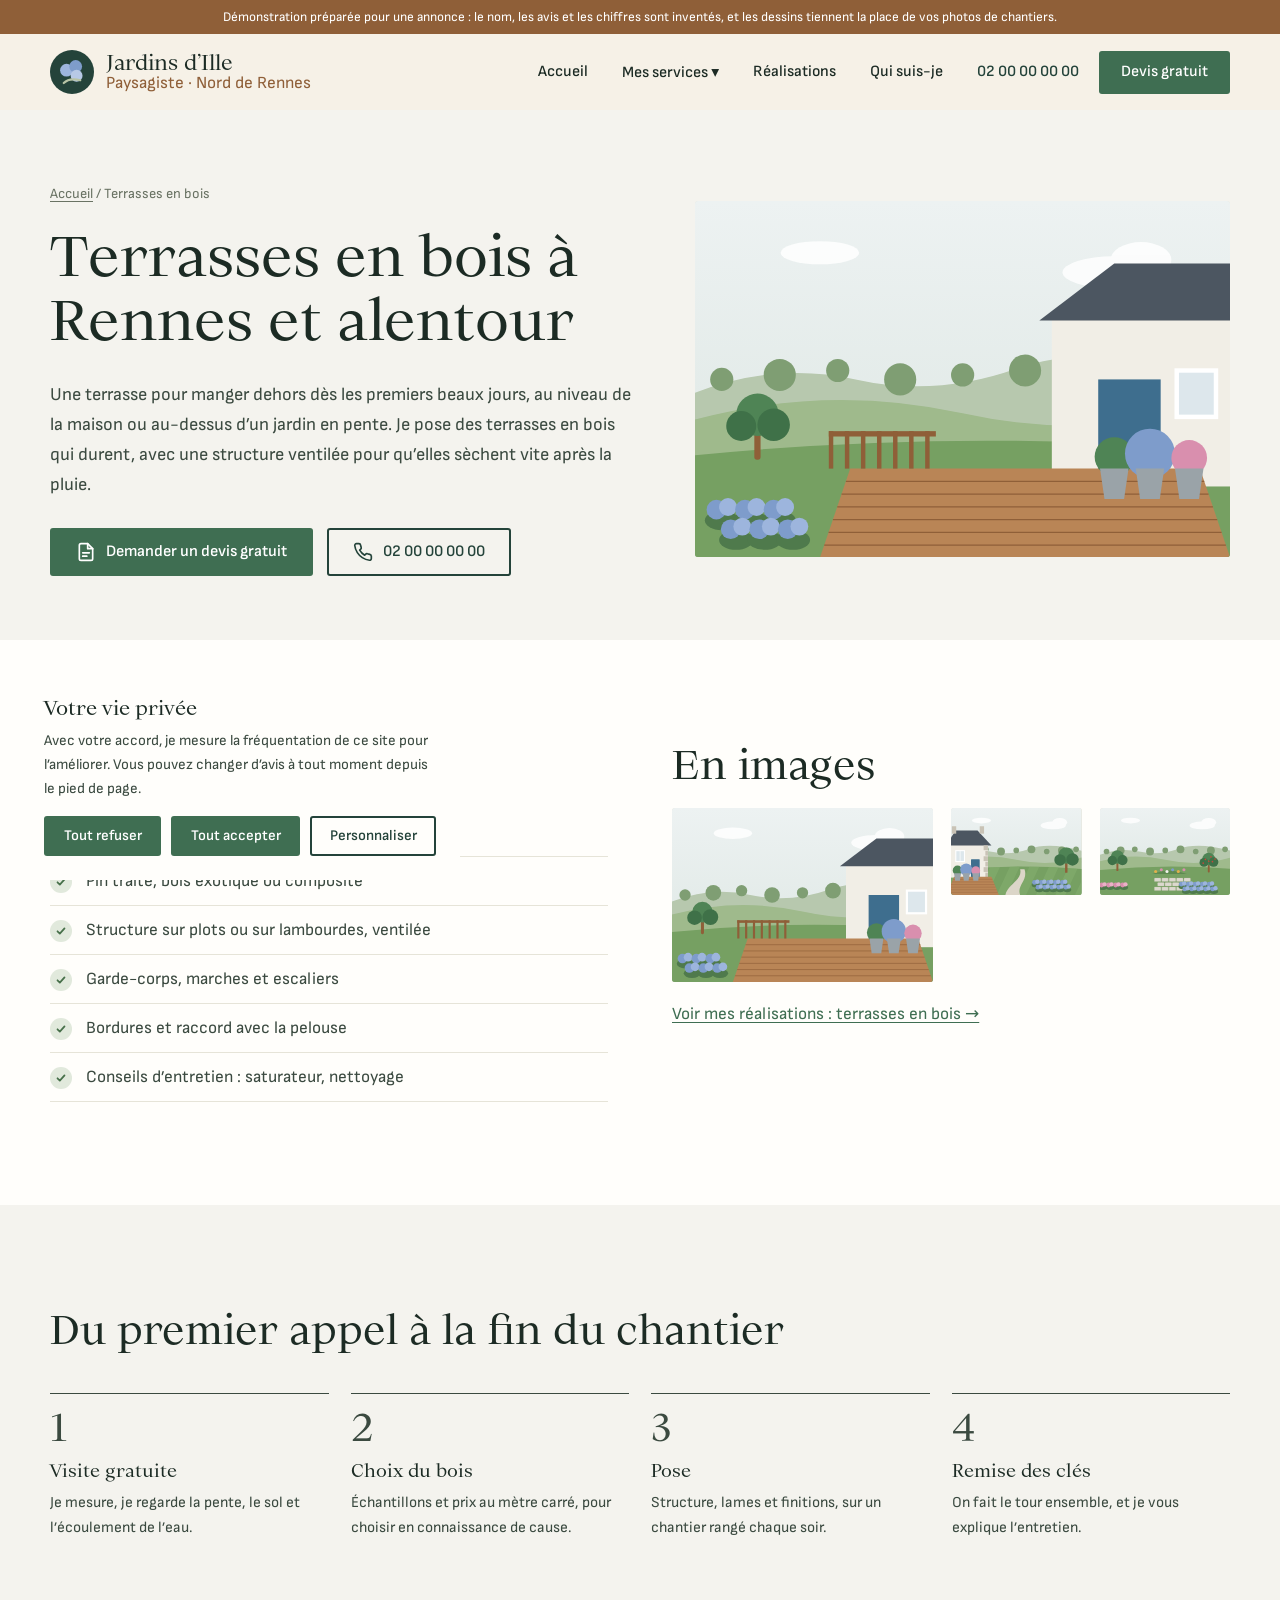
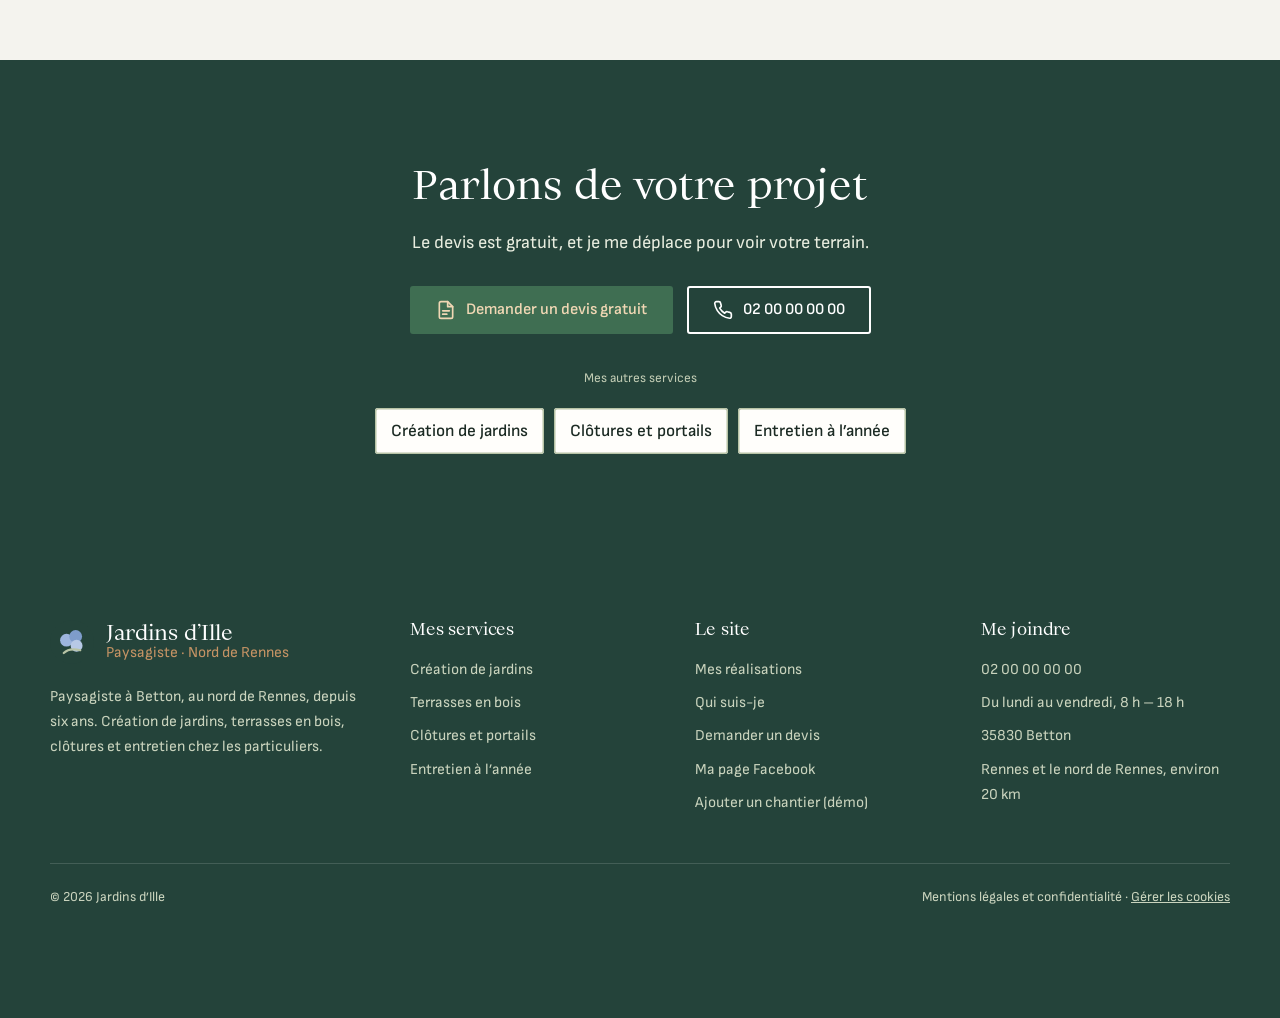
<file: terrasses-bois.html>
<!doctype html>
<html lang="fr">
<head>
  <meta charset="utf-8">
  <meta name="viewport" content="width=device-width, initial-scale=1">
  <title>Terrasses en bois à Rennes | Jardins d’Ille</title>
  <meta name="description" content="Une terrasse de plain-pied ou sur pilotis, en pin, en bois exotique ou en composite, posée pour durer. Paysagiste à Betton, au nord de Rennes. Devis gratuit.">
  <!-- Démonstration : hors des moteurs de recherche. Le vrai site sera indexé. -->
  <meta name="robots" content="noindex, nofollow">
  <meta property="og:type" content="website">
  <meta property="og:locale" content="fr_FR">
  <meta property="og:title" content="Terrasses en bois à Rennes | Jardins d'Ille">
  <meta property="og:description" content="Une terrasse de plain-pied ou sur pilotis, en pin, en bois exotique ou en composite, posée pour durer. Paysagiste à Betton, au nord de Rennes. Devis gratuit.">
  <meta name="theme-color" content="#24433A">
  <link rel="icon" href="data:image/svg+xml,%3Csvg%20xmlns%3D%22http%3A%2F%2Fwww.w3.org%2F2000%2Fsvg%22%20viewBox%3D%220%200%2048%2048%22%20aria-hidden%3D%22true%22%3E%3Ccircle%20cx%3D%2224%22%20cy%3D%2224%22%20r%3D%2224%22%20fill%3D%22%2324433A%22%2F%3E%3Ccircle%20cx%3D%2218%22%20cy%3D%2222%22%20r%3D%227%22%20fill%3D%22%239DB5DD%22%2F%3E%3Ccircle%20cx%3D%2228%22%20cy%3D%2218%22%20r%3D%227%22%20fill%3D%22%237E9CCB%22%2F%3E%3Ccircle%20cx%3D%2229%22%20cy%3D%2228%22%20r%3D%226.5%22%20fill%3D%22%23B7C9E6%22%2F%3E%3Cpath%20d%3D%22M15%2036c4-4%2010-5%2018-3%22%20stroke%3D%22%23B7C3A5%22%20stroke-width%3D%222.4%22%20fill%3D%22none%22%20stroke-linecap%3D%22round%22%2F%3E%3C%2Fsvg%3E">
  <link rel="preload" href="assets/fonts/ortica.woff2" as="font" type="font/woff2" crossorigin>
  <link rel="preload" href="assets/fonts/sofia-sans.woff2" as="font" type="font/woff2" crossorigin>
  <link rel="stylesheet" href="assets/style.css">
  <link rel="stylesheet" href="assets/reprise.css">
</head>
<body>
  <div class="bandeau-demo">Démonstration préparée pour une annonce : le nom, les avis et les chiffres sont inventés, et les dessins tiennent la place de vos photos de chantiers.</div>
  <header class="entete">
    <div class="conteneur">
      <a class="marque" href="index.html" aria-label="Jardins d'Ille, accueil"><svg viewBox="0 0 48 48" aria-hidden="true"><circle cx="24" cy="24" r="24" fill="#24433A"/><circle cx="18" cy="22" r="7" fill="#9DB5DD"/><circle cx="28" cy="18" r="7" fill="#7E9CCB"/><circle cx="29" cy="28" r="6.5" fill="#B7C9E6"/><path d="M15 36c4-4 10-5 18-3" stroke="#B7C3A5" stroke-width="2.4" fill="none" stroke-linecap="round"/></svg><span class="marque-nom"><strong>Jardins d’Ille</strong><span>Paysagiste · Nord de Rennes</span></span></a>
      <button class="bouton-menu" aria-label="Ouvrir le menu" aria-expanded="false" aria-controls="navigation"><span></span><span></span><span></span></button>
      <nav class="nav" id="navigation" aria-label="Navigation principale">
        <ul>
          <li><a href="index.html">Accueil</a></li>
          <li class="sous-menu"><button class="ouvrir-sous-menu" aria-expanded="false">Mes services ▾</button>
            <ul>
              <li><a href="creation-jardin.html">Création de jardins</a></li>
              <li><a href="terrasses-bois.html" aria-current="page">Terrasses en bois</a></li>
              <li><a href="clotures-portails.html">Clôtures et portails</a></li>
              <li><a href="entretien-jardin.html">Entretien de jardins</a></li>
            </ul>
          </li>
          <li><a href="realisations.html">Réalisations</a></li>
          <li><a href="a-propos.html">Qui suis-je</a></li>
          <li><a class="tel-entete" href="tel:+33200000000">02 00 00 00 00</a></li>
          <li><a class="bouton" href="contact.html">Devis gratuit</a></li>
        </ul>
      </nav>
    </div>
  </header>
  <main>

    <section class="page-titre">
      <div class="conteneur">
        <div>
          <p class="fil"><a href="index.html">Accueil</a> / Terrasses en bois</p>
          <h1>Terrasses en bois à Rennes et alentour</h1>
          <p class="intro">Une terrasse pour manger dehors dès les premiers beaux jours, au niveau de la maison ou au-dessus d’un jardin en pente. Je pose des terrasses en bois qui durent, avec une structure ventilée pour qu’elles sèchent vite après la pluie.</p>
          <div class="boutons"><a class="bouton" href="contact.html?travaux=terrasses-bois"><svg viewBox="0 0 24 24" fill="none" stroke="currentColor" stroke-width="2" stroke-linecap="round" stroke-linejoin="round" aria-hidden="true"><path d="M14 2H6a2 2 0 0 0-2 2v16a2 2 0 0 0 2 2h12a2 2 0 0 0 2-2V8z"/><path d="M14 2v6h6M8 13h8M8 17h5"/></svg>Demander un devis gratuit</a><a class="bouton bouton-ligne" href="tel:+33200000000"><svg viewBox="0 0 24 24" fill="none" stroke="currentColor" stroke-width="2" stroke-linecap="round" stroke-linejoin="round" aria-hidden="true"><path d="M22 16.9v3a2 2 0 0 1-2.2 2 19.8 19.8 0 0 1-8.6-3.1 19.5 19.5 0 0 1-6-6A19.8 19.8 0 0 1 2.1 4.2 2 2 0 0 1 4.1 2h3a2 2 0 0 1 2 1.7c.1.9.4 1.8.7 2.7a2 2 0 0 1-.5 2.1L8 9.8a16 16 0 0 0 6 6l1.3-1.3a2 2 0 0 1 2.1-.4c.9.3 1.8.6 2.7.7a2 2 0 0 1 1.7 2z"/></svg>02 00 00 00 00</a></div>
        </div>
        <div class="illustration"><svg viewBox="0 0 600 400" role="img" aria-label="Terrasse en bois de plain-pied, avec garde-corps" preserveAspectRatio="xMidYMid slice">
  <defs><linearGradient id="ciel5" x1="0" y1="0" x2="0" y2="1"><stop offset="0" stop-color="#EDF2F2"/><stop offset="1" stop-color="#DCE6E2"/></linearGradient>
  <clipPath id="sol5"><path d="M0 285 Q300 255 600 280 V400 H0Z"/></clipPath></defs>
  <rect width="600" height="400" fill="url(#ciel5)"/>
  <g fill="#fff" opacity=".85"><ellipse cx="470" cy="80" rx="58" ry="18"/><ellipse cx="500" cy="66" rx="34" ry="20"/><ellipse cx="140" cy="58" rx="44" ry="13"/></g>
  <path d="M0 215 Q90 180 180 200 T360 188 T600 196 V400 H0Z" fill="#B7C8AE"/>
  <g fill="#7F9E73"><circle cx="30" cy="200" r="13"/><circle cx="95" cy="195" r="18"/><circle cx="160" cy="190" r="13"/><circle cx="230" cy="200" r="18"/><circle cx="300" cy="195" r="13"/><circle cx="370" cy="190" r="18"/><circle cx="440" cy="200" r="13"/><circle cx="510" cy="195" r="18"/><circle cx="575" cy="190" r="13"/></g>
  <path d="M0 245 Q150 205 300 238 T600 228 V400 H0Z" fill="#9FBA8C"/>
  <path d="M0 285 Q300 255 600 280 V400 H0Z" fill="#76A062"/><rect x="400" y="130" width="220" height="190" fill="#F1EEE6"/><path d="M386 134 L470 70 L620 70 L620 134Z" fill="#4C5661"/><rect x="452" y="200" width="70" height="120" fill="#3E6E8E"/><rect x="540" y="190" width="44" height="52" fill="#DDE7EC" stroke="#fff" stroke-width="5"/><path d="M140 400 L600 400 L566 300 L174 300Z" fill="#B98556"/><path d="M169.14285714285714 314.2857142857143 L570.8571428571429 314.2857142857143" stroke="#8F5F38" stroke-width="1.5"/><path d="M164.28571428571428 328.57142857142856 L575.7142857142857 328.57142857142856" stroke="#8F5F38" stroke-width="1.5"/><path d="M159.42857142857142 342.85714285714283 L580.5714285714286 342.85714285714283" stroke="#8F5F38" stroke-width="1.5"/><path d="M154.57142857142858 357.1428571428571 L585.4285714285714 357.1428571428571" stroke="#8F5F38" stroke-width="1.5"/><path d="M149.71428571428572 371.42857142857144 L590.2857142857143 371.42857142857144" stroke="#8F5F38" stroke-width="1.5"/><path d="M144.85714285714286 385.7142857142857 L595.1428571428571 385.7142857142857" stroke="#8F5F38" stroke-width="1.5"/><rect x="150" y="258" width="120" height="6" fill="#8F5F38"/><rect x="150" y="258" width="5" height="42" fill="#8F5F38"/><rect x="168" y="258" width="5" height="42" fill="#8F5F38"/><rect x="186" y="258" width="5" height="42" fill="#8F5F38"/><rect x="204" y="258" width="5" height="42" fill="#8F5F38"/><rect x="222" y="258" width="5" height="42" fill="#8F5F38"/><rect x="240" y="258" width="5" height="42" fill="#8F5F38"/><rect x="258" y="258" width="5" height="42" fill="#8F5F38"/><circle cx="470" cy="286.8" r="22" fill="#4F8455"/><path d="M454 300 L486 300 L481 334 L459 334Z" fill="#9AA3A8"/><circle cx="510" cy="283.2" r="28" fill="#7E9CCB"/><path d="M494 300 L526 300 L521 334 L499 334Z" fill="#9AA3A8"/><circle cx="554" cy="288" r="20" fill="#D98FAE"/><path d="M538 300 L570 300 L565 334 L543 334Z" fill="#9AA3A8"/><ellipse cx="30" cy="358" rx="19" ry="11" fill="#4F7A4C"/><circle cx="24" cy="346" r="11" fill="#7E9CCB"/><circle cx="37" cy="343" r="10" fill="#9DB5DD"/><ellipse cx="62" cy="358" rx="19" ry="11" fill="#4F7A4C"/><circle cx="56" cy="346" r="11" fill="#7E9CCB"/><circle cx="69" cy="343" r="10" fill="#9DB5DD"/><ellipse cx="94" cy="358" rx="19" ry="11" fill="#4F7A4C"/><circle cx="88" cy="346" r="11" fill="#7E9CCB"/><circle cx="101" cy="343" r="10" fill="#9DB5DD"/><ellipse cx="46" cy="380" rx="19" ry="11" fill="#4F7A4C"/><circle cx="40" cy="368" r="11" fill="#7E9CCB"/><circle cx="53" cy="365" r="10" fill="#9DB5DD"/><ellipse cx="78" cy="380" rx="19" ry="11" fill="#4F7A4C"/><circle cx="72" cy="368" r="11" fill="#7E9CCB"/><circle cx="85" cy="365" r="10" fill="#9DB5DD"/><ellipse cx="110" cy="380" rx="19" ry="11" fill="#4F7A4C"/><circle cx="104" cy="368" r="11" fill="#7E9CCB"/><circle cx="117" cy="365" r="10" fill="#9DB5DD"/><rect x="66.5" y="257.8" width="7" height="32.199999999999996" rx="3" fill="#8F5F38"/><circle cx="70" cy="239.6" r="23.799999999999997" fill="#4F8455"/><circle cx="51.8" cy="252.2" r="16.799999999999997" fill="#3F7148"/><circle cx="88.2" cy="250.8" r="18.2" fill="#3F7148"/></svg></div>
      </div>
    </section>
    <section class="fond-blanc">
      <div class="conteneur deux-colonnes">
        <div>
          <span class="surtitre">Ce que je fais</span>
          <h2>Terrasses en bois</h2>
          <ul class="liste-coches"><li>Terrasses de plain-pied ou sur pilotis</li><li>Pin traité, bois exotique ou composite</li><li>Structure sur plots ou sur lambourdes, ventilée</li><li>Garde-corps, marches et escaliers</li><li>Bordures et raccord avec la pelouse</li><li>Conseils d’entretien : saturateur, nettoyage</li></ul>
        </div>
        <div>
          <span class="surtitre">Mes chantiers</span>
          <h2>En images</h2>
          <div class="galerie" style="margin-top:0"><div class="illustration"><svg viewBox="0 0 600 400" role="img" aria-label="Terrasse en bois de plain-pied, avec garde-corps" preserveAspectRatio="xMidYMid slice">
  <defs><linearGradient id="ciel6" x1="0" y1="0" x2="0" y2="1"><stop offset="0" stop-color="#EDF2F2"/><stop offset="1" stop-color="#DCE6E2"/></linearGradient>
  <clipPath id="sol6"><path d="M0 285 Q300 255 600 280 V400 H0Z"/></clipPath></defs>
  <rect width="600" height="400" fill="url(#ciel6)"/>
  <g fill="#fff" opacity=".85"><ellipse cx="470" cy="80" rx="58" ry="18"/><ellipse cx="500" cy="66" rx="34" ry="20"/><ellipse cx="140" cy="58" rx="44" ry="13"/></g>
  <path d="M0 215 Q90 180 180 200 T360 188 T600 196 V400 H0Z" fill="#B7C8AE"/>
  <g fill="#7F9E73"><circle cx="30" cy="200" r="13"/><circle cx="95" cy="195" r="18"/><circle cx="160" cy="190" r="13"/><circle cx="230" cy="200" r="18"/><circle cx="300" cy="195" r="13"/><circle cx="370" cy="190" r="18"/><circle cx="440" cy="200" r="13"/><circle cx="510" cy="195" r="18"/><circle cx="575" cy="190" r="13"/></g>
  <path d="M0 245 Q150 205 300 238 T600 228 V400 H0Z" fill="#9FBA8C"/>
  <path d="M0 285 Q300 255 600 280 V400 H0Z" fill="#76A062"/><rect x="400" y="130" width="220" height="190" fill="#F1EEE6"/><path d="M386 134 L470 70 L620 70 L620 134Z" fill="#4C5661"/><rect x="452" y="200" width="70" height="120" fill="#3E6E8E"/><rect x="540" y="190" width="44" height="52" fill="#DDE7EC" stroke="#fff" stroke-width="5"/><path d="M140 400 L600 400 L566 300 L174 300Z" fill="#B98556"/><path d="M169.14285714285714 314.2857142857143 L570.8571428571429 314.2857142857143" stroke="#8F5F38" stroke-width="1.5"/><path d="M164.28571428571428 328.57142857142856 L575.7142857142857 328.57142857142856" stroke="#8F5F38" stroke-width="1.5"/><path d="M159.42857142857142 342.85714285714283 L580.5714285714286 342.85714285714283" stroke="#8F5F38" stroke-width="1.5"/><path d="M154.57142857142858 357.1428571428571 L585.4285714285714 357.1428571428571" stroke="#8F5F38" stroke-width="1.5"/><path d="M149.71428571428572 371.42857142857144 L590.2857142857143 371.42857142857144" stroke="#8F5F38" stroke-width="1.5"/><path d="M144.85714285714286 385.7142857142857 L595.1428571428571 385.7142857142857" stroke="#8F5F38" stroke-width="1.5"/><rect x="150" y="258" width="120" height="6" fill="#8F5F38"/><rect x="150" y="258" width="5" height="42" fill="#8F5F38"/><rect x="168" y="258" width="5" height="42" fill="#8F5F38"/><rect x="186" y="258" width="5" height="42" fill="#8F5F38"/><rect x="204" y="258" width="5" height="42" fill="#8F5F38"/><rect x="222" y="258" width="5" height="42" fill="#8F5F38"/><rect x="240" y="258" width="5" height="42" fill="#8F5F38"/><rect x="258" y="258" width="5" height="42" fill="#8F5F38"/><circle cx="470" cy="286.8" r="22" fill="#4F8455"/><path d="M454 300 L486 300 L481 334 L459 334Z" fill="#9AA3A8"/><circle cx="510" cy="283.2" r="28" fill="#7E9CCB"/><path d="M494 300 L526 300 L521 334 L499 334Z" fill="#9AA3A8"/><circle cx="554" cy="288" r="20" fill="#D98FAE"/><path d="M538 300 L570 300 L565 334 L543 334Z" fill="#9AA3A8"/><ellipse cx="30" cy="358" rx="19" ry="11" fill="#4F7A4C"/><circle cx="24" cy="346" r="11" fill="#7E9CCB"/><circle cx="37" cy="343" r="10" fill="#9DB5DD"/><ellipse cx="62" cy="358" rx="19" ry="11" fill="#4F7A4C"/><circle cx="56" cy="346" r="11" fill="#7E9CCB"/><circle cx="69" cy="343" r="10" fill="#9DB5DD"/><ellipse cx="94" cy="358" rx="19" ry="11" fill="#4F7A4C"/><circle cx="88" cy="346" r="11" fill="#7E9CCB"/><circle cx="101" cy="343" r="10" fill="#9DB5DD"/><ellipse cx="46" cy="380" rx="19" ry="11" fill="#4F7A4C"/><circle cx="40" cy="368" r="11" fill="#7E9CCB"/><circle cx="53" cy="365" r="10" fill="#9DB5DD"/><ellipse cx="78" cy="380" rx="19" ry="11" fill="#4F7A4C"/><circle cx="72" cy="368" r="11" fill="#7E9CCB"/><circle cx="85" cy="365" r="10" fill="#9DB5DD"/><ellipse cx="110" cy="380" rx="19" ry="11" fill="#4F7A4C"/><circle cx="104" cy="368" r="11" fill="#7E9CCB"/><circle cx="117" cy="365" r="10" fill="#9DB5DD"/><rect x="66.5" y="257.8" width="7" height="32.199999999999996" rx="3" fill="#8F5F38"/><circle cx="70" cy="239.6" r="23.799999999999997" fill="#4F8455"/><circle cx="51.8" cy="252.2" r="16.799999999999997" fill="#3F7148"/><circle cx="88.2" cy="250.8" r="18.2" fill="#3F7148"/></svg></div><div class="illustration"><svg viewBox="0 0 600 400" role="img" aria-label="Jardin breton : maison au toit d'ardoise, terrasse en bois et hortensias" preserveAspectRatio="xMidYMid slice">
  <defs><linearGradient id="ciel7" x1="0" y1="0" x2="0" y2="1"><stop offset="0" stop-color="#EDF2F2"/><stop offset="1" stop-color="#DCE6E2"/></linearGradient>
  <clipPath id="sol7"><path d="M0 285 Q300 255 600 280 V400 H0Z"/></clipPath></defs>
  <rect width="600" height="400" fill="url(#ciel7)"/>
  <g fill="#fff" opacity=".85"><ellipse cx="470" cy="80" rx="58" ry="18"/><ellipse cx="500" cy="66" rx="34" ry="20"/><ellipse cx="140" cy="58" rx="44" ry="13"/></g>
  <path d="M0 215 Q90 180 180 200 T360 188 T600 196 V400 H0Z" fill="#B7C8AE"/>
  <g fill="#7F9E73"><circle cx="30" cy="200" r="13"/><circle cx="95" cy="195" r="18"/><circle cx="160" cy="190" r="13"/><circle cx="230" cy="200" r="18"/><circle cx="300" cy="195" r="13"/><circle cx="370" cy="190" r="18"/><circle cx="440" cy="200" r="13"/><circle cx="510" cy="195" r="18"/><circle cx="575" cy="190" r="13"/></g>
  <path d="M0 245 Q150 205 300 238 T600 228 V400 H0Z" fill="#9FBA8C"/>
  <path d="M0 285 Q300 255 600 280 V400 H0Z" fill="#76A062"/><g clip-path="url(#sol7)" fill="#86B070" opacity=".55"><path d="M-60 400 L10 250 L55 250 L-15 400Z"/><path d="M30 400 L100 250 L145 250 L75 400Z"/><path d="M120 400 L190 250 L235 250 L165 400Z"/><path d="M210 400 L280 250 L325 250 L255 400Z"/><path d="M300 400 L370 250 L415 250 L345 400Z"/><path d="M390 400 L460 250 L505 250 L435 400Z"/><path d="M480 400 L550 250 L595 250 L525 400Z"/><path d="M570 400 L640 250 L685 250 L615 400Z"/></g><rect x="-10" y="168" width="180" height="152" fill="#F1EEE6"/><path d="M-26 172 L22 104 L122 104 L186 172Z" fill="#4C5661"/><rect x="4" y="84" width="20" height="34" fill="#C9C3B6"/><rect x="132" y="84" width="20" height="34" fill="#C9C3B6"/><rect x="150" y="172" width="20" height="22" fill="#C9C3B6"/><rect x="158" y="197" width="12" height="22" fill="#C9C3B6"/><rect x="150" y="222" width="20" height="22" fill="#C9C3B6"/><rect x="158" y="247" width="12" height="22" fill="#C9C3B6"/><rect x="150" y="272" width="20" height="22" fill="#C9C3B6"/><rect x="158" y="297" width="12" height="22" fill="#C9C3B6"/><rect x="22" y="196" width="40" height="50" fill="#DDE7EC" stroke="#fff" stroke-width="5"/><line x1="42" y1="196" x2="42" y2="246" stroke="#fff" stroke-width="3"/><rect x="92" y="236" width="40" height="84" rx="2" fill="#3E6E8E"/><rect x="524.5" y="247.4" width="11" height="50.6" rx="3" fill="#8F5F38"/><circle cx="530" cy="218.8" r="37.400000000000006" fill="#4F8455"/><circle cx="501.4" cy="238.6" r="26.400000000000002" fill="#3F7148"/><circle cx="558.6" cy="236.39999999999998" r="28.6" fill="#3F7148"/><path d="M250 400 C262 350 330 330 318 282 L338 282 C356 332 300 356 318 400Z" fill="#DCD6C8"/><path d="M-20 400 L220 400 L186 316 L14 316Z" fill="#B98556"/><path d="M9.142857142857146 328 L190.85714285714286 328" stroke="#8F5F38" stroke-width="1.5"/><path d="M4.285714285714285 340 L195.71428571428572 340" stroke="#8F5F38" stroke-width="1.5"/><path d="M-0.571428571428573 352 L200.57142857142858 352" stroke="#8F5F38" stroke-width="1.5"/><path d="M-5.428571428571427 364 L205.42857142857142 364" stroke="#8F5F38" stroke-width="1.5"/><path d="M-10.285714285714286 376 L210.28571428571428 376" stroke="#8F5F38" stroke-width="1.5"/><path d="M-15.142857142857142 388 L215.14285714285714 388" stroke="#8F5F38" stroke-width="1.5"/><circle cx="30" cy="286.8" r="22" fill="#4F8455"/><path d="M14 300 L46 300 L41 334 L19 334Z" fill="#9AA3A8"/><circle cx="70" cy="283.2" r="28" fill="#7E9CCB"/><path d="M54 300 L86 300 L81 334 L59 334Z" fill="#9AA3A8"/><circle cx="114" cy="288" r="20" fill="#D98FAE"/><path d="M98 300 L130 300 L125 334 L103 334Z" fill="#9AA3A8"/><ellipse cx="390" cy="354" rx="19" ry="11" fill="#4F7A4C"/><circle cx="384" cy="342" r="11" fill="#7E9CCB"/><circle cx="397" cy="339" r="10" fill="#9DB5DD"/><ellipse cx="422" cy="354" rx="19" ry="11" fill="#4F7A4C"/><circle cx="416" cy="342" r="11" fill="#7E9CCB"/><circle cx="429" cy="339" r="10" fill="#9DB5DD"/><ellipse cx="454" cy="354" rx="19" ry="11" fill="#4F7A4C"/><circle cx="448" cy="342" r="11" fill="#7E9CCB"/><circle cx="461" cy="339" r="10" fill="#9DB5DD"/><ellipse cx="486" cy="354" rx="19" ry="11" fill="#4F7A4C"/><circle cx="480" cy="342" r="11" fill="#7E9CCB"/><circle cx="493" cy="339" r="10" fill="#9DB5DD"/><ellipse cx="518" cy="354" rx="19" ry="11" fill="#4F7A4C"/><circle cx="512" cy="342" r="11" fill="#7E9CCB"/><circle cx="525" cy="339" r="10" fill="#9DB5DD"/><ellipse cx="406" cy="376" rx="19" ry="11" fill="#4F7A4C"/><circle cx="400" cy="364" r="11" fill="#7E9CCB"/><circle cx="413" cy="361" r="10" fill="#9DB5DD"/><ellipse cx="438" cy="376" rx="19" ry="11" fill="#4F7A4C"/><circle cx="432" cy="364" r="11" fill="#7E9CCB"/><circle cx="445" cy="361" r="10" fill="#9DB5DD"/><ellipse cx="470" cy="376" rx="19" ry="11" fill="#4F7A4C"/><circle cx="464" cy="364" r="11" fill="#7E9CCB"/><circle cx="477" cy="361" r="10" fill="#9DB5DD"/><ellipse cx="502" cy="376" rx="19" ry="11" fill="#4F7A4C"/><circle cx="496" cy="364" r="11" fill="#7E9CCB"/><circle cx="509" cy="361" r="10" fill="#9DB5DD"/><ellipse cx="534" cy="376" rx="19" ry="11" fill="#4F7A4C"/><circle cx="528" cy="364" r="11" fill="#7E9CCB"/><circle cx="541" cy="361" r="10" fill="#9DB5DD"/></svg></div><div class="illustration"><svg viewBox="0 0 600 400" role="img" aria-label="Jardin créé : massifs, dallage, pommier et hortensias" preserveAspectRatio="xMidYMid slice">
  <defs><linearGradient id="ciel8" x1="0" y1="0" x2="0" y2="1"><stop offset="0" stop-color="#EDF2F2"/><stop offset="1" stop-color="#DCE6E2"/></linearGradient>
  <clipPath id="sol8"><path d="M0 285 Q300 255 600 280 V400 H0Z"/></clipPath></defs>
  <rect width="600" height="400" fill="url(#ciel8)"/>
  <g fill="#fff" opacity=".85"><ellipse cx="470" cy="80" rx="58" ry="18"/><ellipse cx="500" cy="66" rx="34" ry="20"/><ellipse cx="140" cy="58" rx="44" ry="13"/></g>
  <path d="M0 215 Q90 180 180 200 T360 188 T600 196 V400 H0Z" fill="#B7C8AE"/>
  <g fill="#7F9E73"><circle cx="30" cy="200" r="13"/><circle cx="95" cy="195" r="18"/><circle cx="160" cy="190" r="13"/><circle cx="230" cy="200" r="18"/><circle cx="300" cy="195" r="13"/><circle cx="370" cy="190" r="18"/><circle cx="440" cy="200" r="13"/><circle cx="510" cy="195" r="18"/><circle cx="575" cy="190" r="13"/></g>
  <path d="M0 245 Q150 205 300 238 T600 228 V400 H0Z" fill="#9FBA8C"/>
  <path d="M0 285 Q300 255 600 280 V400 H0Z" fill="#76A062"/><rect x="75.5" y="248.6" width="9" height="41.4" rx="3" fill="#8F5F38"/><circle cx="80" cy="225.2" r="30.6" fill="#4F8455"/><circle cx="56.599999999999994" cy="241.4" r="21.6" fill="#3F7148"/><circle cx="103.4" cy="239.6" r="23.400000000000002" fill="#3F7148"/><rect x="495.75" y="256.9" width="8.5" height="39.1" rx="3" fill="#8F5F38"/><circle cx="500" cy="234.8" r="28.9" fill="#4F8455"/><circle cx="477.9" cy="250.1" r="20.4" fill="#3F7148"/><circle cx="522.1" cy="248.4" r="22.099999999999998" fill="#3F7148"/><circle cx="484.7" cy="236.5" r="3.8249999999999997" fill="#C8473A"/><circle cx="510.2" cy="224.60000000000002" r="3.8249999999999997" fill="#C8473A"/><circle cx="517" cy="246.7" r="3.8249999999999997" fill="#C8473A"/><circle cx="474.5" cy="253.5" r="3.8249999999999997" fill="#C8473A"/><circle cx="500" cy="245" r="3.8249999999999997" fill="#C8473A"/><circle cx="528.9" cy="234.8" r="3.8249999999999997" fill="#C8473A"/><path d="M240 304 Q320 270 400 304 Z" fill="#5E8A50"/><circle cx="256" cy="292" r="7" fill="#E3B04B"/><circle cx="282" cy="284" r="7" fill="#D98FAE"/><circle cx="308" cy="292" r="7" fill="#F2F2EC"/><circle cx="334" cy="284" r="7" fill="#7E9CCB"/><circle cx="360" cy="292" r="7" fill="#E3B04B"/><circle cx="386" cy="284" r="7" fill="#D98FAE"/><rect x="250" y="322" width="30" height="16.5" rx="3" fill="#DCD8CE" stroke="#BDB6A6"/><rect x="284" y="322" width="30" height="16.5" rx="3" fill="#DCD8CE" stroke="#BDB6A6"/><rect x="318" y="322" width="30" height="16.5" rx="3" fill="#DCD8CE" stroke="#BDB6A6"/><rect x="352" y="322" width="30" height="16.5" rx="3" fill="#DCD8CE" stroke="#BDB6A6"/><rect x="386" y="322" width="30" height="16.5" rx="3" fill="#DCD8CE" stroke="#BDB6A6"/><rect x="265" y="342.5" width="30" height="16.5" rx="3" fill="#DCD8CE" stroke="#BDB6A6"/><rect x="299" y="342.5" width="30" height="16.5" rx="3" fill="#DCD8CE" stroke="#BDB6A6"/><rect x="333" y="342.5" width="30" height="16.5" rx="3" fill="#DCD8CE" stroke="#BDB6A6"/><rect x="367" y="342.5" width="30" height="16.5" rx="3" fill="#DCD8CE" stroke="#BDB6A6"/><rect x="401" y="342.5" width="30" height="16.5" rx="3" fill="#DCD8CE" stroke="#BDB6A6"/><rect x="250" y="363" width="30" height="16.5" rx="3" fill="#DCD8CE" stroke="#BDB6A6"/><rect x="284" y="363" width="30" height="16.5" rx="3" fill="#DCD8CE" stroke="#BDB6A6"/><rect x="318" y="363" width="30" height="16.5" rx="3" fill="#DCD8CE" stroke="#BDB6A6"/><rect x="352" y="363" width="30" height="16.5" rx="3" fill="#DCD8CE" stroke="#BDB6A6"/><rect x="386" y="363" width="30" height="16.5" rx="3" fill="#DCD8CE" stroke="#BDB6A6"/><ellipse cx="380" cy="362" rx="19" ry="11" fill="#4F7A4C"/><circle cx="374" cy="350" r="11" fill="#7E9CCB"/><circle cx="387" cy="347" r="10" fill="#9DB5DD"/><ellipse cx="412" cy="362" rx="19" ry="11" fill="#4F7A4C"/><circle cx="406" cy="350" r="11" fill="#7E9CCB"/><circle cx="419" cy="347" r="10" fill="#9DB5DD"/><ellipse cx="444" cy="362" rx="19" ry="11" fill="#4F7A4C"/><circle cx="438" cy="350" r="11" fill="#7E9CCB"/><circle cx="451" cy="347" r="10" fill="#9DB5DD"/><ellipse cx="476" cy="362" rx="19" ry="11" fill="#4F7A4C"/><circle cx="470" cy="350" r="11" fill="#7E9CCB"/><circle cx="483" cy="347" r="10" fill="#9DB5DD"/><ellipse cx="508" cy="362" rx="19" ry="11" fill="#4F7A4C"/><circle cx="502" cy="350" r="11" fill="#7E9CCB"/><circle cx="515" cy="347" r="10" fill="#9DB5DD"/><ellipse cx="396" cy="384" rx="19" ry="11" fill="#4F7A4C"/><circle cx="390" cy="372" r="11" fill="#7E9CCB"/><circle cx="403" cy="369" r="10" fill="#9DB5DD"/><ellipse cx="428" cy="384" rx="19" ry="11" fill="#4F7A4C"/><circle cx="422" cy="372" r="11" fill="#7E9CCB"/><circle cx="435" cy="369" r="10" fill="#9DB5DD"/><ellipse cx="460" cy="384" rx="19" ry="11" fill="#4F7A4C"/><circle cx="454" cy="372" r="11" fill="#7E9CCB"/><circle cx="467" cy="369" r="10" fill="#9DB5DD"/><ellipse cx="492" cy="384" rx="19" ry="11" fill="#4F7A4C"/><circle cx="486" cy="372" r="11" fill="#7E9CCB"/><circle cx="499" cy="369" r="10" fill="#9DB5DD"/><ellipse cx="524" cy="384" rx="19" ry="11" fill="#4F7A4C"/><circle cx="518" cy="372" r="11" fill="#7E9CCB"/><circle cx="531" cy="369" r="10" fill="#9DB5DD"/><ellipse cx="14" cy="366" rx="19" ry="11" fill="#4F7A4C"/><circle cx="8" cy="354" r="11" fill="#D98FAE"/><circle cx="21" cy="351" r="10" fill="#EBB0C7"/><ellipse cx="46" cy="366" rx="19" ry="11" fill="#4F7A4C"/><circle cx="40" cy="354" r="11" fill="#D98FAE"/><circle cx="53" cy="351" r="10" fill="#EBB0C7"/><ellipse cx="78" cy="366" rx="19" ry="11" fill="#4F7A4C"/><circle cx="72" cy="354" r="11" fill="#D98FAE"/><circle cx="85" cy="351" r="10" fill="#EBB0C7"/><ellipse cx="110" cy="366" rx="19" ry="11" fill="#4F7A4C"/><circle cx="104" cy="354" r="11" fill="#D98FAE"/><circle cx="117" cy="351" r="10" fill="#EBB0C7"/></svg></div></div>
          <p style="margin-top:18px"><a href="realisations.html?type=terrasses-bois">Voir mes réalisations : terrasses en bois →</a></p>
        </div>
      </div>
    </section>
    <section>
      <div class="conteneur">
        <span class="surtitre">Comment je travaille</span>
        <h2>Du premier appel à la fin du chantier</h2>
        <ol class="etapes"><li><h3>Visite gratuite</h3><p>Je mesure, je regarde la pente, le sol et l’écoulement de l’eau.</p></li><li><h3>Choix du bois</h3><p>Échantillons et prix au mètre carré, pour choisir en connaissance de cause.</p></li><li><h3>Pose</h3><p>Structure, lames et finitions, sur un chantier rangé chaque soir.</p></li><li><h3>Remise des clés</h3><p>On fait le tour ensemble, et je vous explique l’entretien.</p></li></ol>
      </div>
    </section>
    <section class="fond-foret appel">
      <div class="conteneur">
        <h2>Parlons de votre projet</h2>
        <p class="intro" style="margin-inline:auto">Le devis est gratuit, et je me déplace pour voir votre terrain.</p>
        <div class="boutons"><a class="bouton" href="contact.html?travaux=terrasses-bois"><svg viewBox="0 0 24 24" fill="none" stroke="currentColor" stroke-width="2" stroke-linecap="round" stroke-linejoin="round" aria-hidden="true"><path d="M14 2H6a2 2 0 0 0-2 2v16a2 2 0 0 0 2 2h12a2 2 0 0 0 2-2V8z"/><path d="M14 2v6h6M8 13h8M8 17h5"/></svg>Demander un devis gratuit</a><a class="bouton bouton-ligne" href="tel:+33200000000"><svg viewBox="0 0 24 24" fill="none" stroke="currentColor" stroke-width="2" stroke-linecap="round" stroke-linejoin="round" aria-hidden="true"><path d="M22 16.9v3a2 2 0 0 1-2.2 2 19.8 19.8 0 0 1-8.6-3.1 19.5 19.5 0 0 1-6-6A19.8 19.8 0 0 1 2.1 4.2 2 2 0 0 1 4.1 2h3a2 2 0 0 1 2 1.7c.1.9.4 1.8.7 2.7a2 2 0 0 1-.5 2.1L8 9.8a16 16 0 0 0 6 6l1.3-1.3a2 2 0 0 1 2.1-.4c.9.3 1.8.6 2.7.7a2 2 0 0 1 1.7 2z"/></svg>02 00 00 00 00</a></div>
        <p style="margin-top:34px" class="petit">Mes autres services</p>
        <div class="autres-services" style="justify-content:center"><a href="creation-jardin.html" style="color:#1C2B24">Création de jardins</a><a href="clotures-portails.html" style="color:#1C2B24">Clôtures et portails</a><a href="entretien-jardin.html" style="color:#1C2B24">Entretien à l’année</a></div>
      </div>
    </section>
  </main>
  <footer class="pied">
    <div class="conteneur">
      <div class="grille">
        <div>
          <a class="marque" href="index.html" aria-label="Accueil"><svg viewBox="0 0 48 48" aria-hidden="true"><circle cx="24" cy="24" r="24" fill="#24433A"/><circle cx="18" cy="22" r="7" fill="#9DB5DD"/><circle cx="28" cy="18" r="7" fill="#7E9CCB"/><circle cx="29" cy="28" r="6.5" fill="#B7C9E6"/><path d="M15 36c4-4 10-5 18-3" stroke="#B7C3A5" stroke-width="2.4" fill="none" stroke-linecap="round"/></svg><span class="marque-nom"><strong>Jardins d’Ille</strong><span>Paysagiste · Nord de Rennes</span></span></a>
          <p style="margin-top:20px;max-width:330px">Paysagiste à Betton, au nord de Rennes, depuis six ans. Création de jardins, terrasses en bois, clôtures et entretien chez les particuliers.</p>
        </div>
        <div>
          <h4>Mes services</h4>
          <ul><li><a href="creation-jardin.html">Création de jardins</a></li><li><a href="terrasses-bois.html">Terrasses en bois</a></li><li><a href="clotures-portails.html">Clôtures et portails</a></li><li><a href="entretien-jardin.html">Entretien à l’année</a></li></ul>
        </div>
        <div>
          <h4>Le site</h4>
          <ul><li><a href="realisations.html">Mes réalisations</a></li><li><a href="a-propos.html">Qui suis-je</a></li><li><a href="contact.html">Demander un devis</a></li><li><a href="#" onclick="return false">Ma page Facebook</a></li><li><a href="ajouter-un-chantier.html">Ajouter un chantier (démo)</a></li></ul>
        </div>
        <div>
          <h4>Me joindre</h4>
          <ul><li><a href="tel:+33200000000">02 00 00 00 00</a></li><li>Du lundi au vendredi, 8 h – 18 h</li><li>35830 Betton</li><li>Rennes et le nord de Rennes, environ 20 km</li></ul>
        </div>
      </div>
      <div class="pied-bas">
        <span>© <span data-annee>2026</span> Jardins d’Ille</span>
        <span><a href="mentions-legales.html">Mentions légales et confidentialité</a> · <button class="lien-bouton" data-gerer-cookies>Gérer les cookies</button></span>
      </div>
    </div>
  </footer>
  <div class="barre-mobile">
    <a class="bouton bouton-ligne" href="tel:+33200000000"><svg viewBox="0 0 24 24" fill="none" stroke="currentColor" stroke-width="2" stroke-linecap="round" stroke-linejoin="round" aria-hidden="true"><path d="M22 16.9v3a2 2 0 0 1-2.2 2 19.8 19.8 0 0 1-8.6-3.1 19.5 19.5 0 0 1-6-6A19.8 19.8 0 0 1 2.1 4.2 2 2 0 0 1 4.1 2h3a2 2 0 0 1 2 1.7c.1.9.4 1.8.7 2.7a2 2 0 0 1-.5 2.1L8 9.8a16 16 0 0 0 6 6l1.3-1.3a2 2 0 0 1 2.1-.4c.9.3 1.8.6 2.7.7a2 2 0 0 1 1.7 2z"/></svg>Appeler</a>
    <a class="bouton" href="contact.html"><svg viewBox="0 0 24 24" fill="none" stroke="currentColor" stroke-width="2" stroke-linecap="round" stroke-linejoin="round" aria-hidden="true"><path d="M14 2H6a2 2 0 0 0-2 2v16a2 2 0 0 0 2 2h12a2 2 0 0 0 2-2V8z"/><path d="M14 2v6h6M8 13h8M8 17h5"/></svg>Demander un devis</a>
  </div>
  <div class="cookies" role="dialog" aria-labelledby="cookies-titre">
    <h2 id="cookies-titre">Votre vie privée</h2>
    <p>Avec votre accord, je mesure la fréquentation de ce site pour l’améliorer. Vous pouvez changer d’avis à tout moment depuis le pied de page.</p>
    <div class="cookies-actions">
      <button class="bouton" data-cookies="refuser">Tout refuser</button>
      <button class="bouton" data-cookies="accepter">Tout accepter</button>
      <button class="bouton bouton-ligne" data-cookies="personnaliser">Personnaliser</button>
    </div>
    <div class="cookies-detail">
      <div class="categorie"><div><strong>Nécessaires</strong><span>Mémorisent votre choix pendant six mois. Toujours actifs.</span></div><input type="checkbox" class="interrupteur" checked disabled aria-label="Cookies nécessaires, toujours actifs"></div>
      <div class="categorie"><div><strong>Mesure d’audience</strong><span>Statistiques de fréquentation, sans publicité ni revente.</span></div><input type="checkbox" class="interrupteur" id="mesure-audience" aria-label="Mesure d'audience"></div>
      <div class="cookies-actions"><button class="bouton" data-cookies="enregistrer">Enregistrer mes choix</button></div>
    </div>
  </div>
  <script src="assets/site.js" defer></script>
</body>
</html>
</file>
<file: assets/style.css>
/* Démo paysagiste près de Rennes : vert bocage, gris ardoise, bois, photos mises en avant, appel et devis à portée de pouce */

:root {
  --foret: #24433A;
  --vert: #3F6E52;
  --feuille: #5E8A60;
  --sauge: #B7C3A5;
  --sauge-pale: #E1E9DC;
  --beige: #F4F3EE;
  --sable: #E6E4D8;
  --bois: #8F5F38;
  --bois-clair: #C49364;
  --encre: #1C2B24;
  --texte: #3B4A40;
  --discret: #6A7364;
  --blanc: #FFFEFB;
  --rayon: 18px;
  --ombre: 0 18px 40px -22px rgba(31, 43, 30, .35);
}

*, *::before, *::after { box-sizing: border-box; }
html { scroll-behavior: smooth; -webkit-text-size-adjust: 100%; }
body { margin: 0; font-family: var(--police-texte); font-size: 17px; line-height: 1.65; color: var(--texte); background: var(--beige); }
img, svg { display: block; max-width: 100%; }
a { color: var(--vert); text-underline-offset: 3px; }
a:hover { color: var(--foret); }
h1, h2, h3, h4 { font-family: var(--police-titre); color: var(--encre); line-height: 1.15; margin: 0 0 .5em; font-weight: 600; letter-spacing: -.01em; }
h1 { font-size: clamp(2.1rem, 5vw, 3.5rem); }
h2 { font-size: clamp(1.7rem, 3.4vw, 2.5rem); }
h3 { font-size: 1.3rem; }
p { margin: 0 0 1em; }
:focus-visible { outline: 3px solid var(--bois-clair); outline-offset: 3px; }
.conteneur { width: min(1180px, 100% - 40px); margin-inline: auto; }
section { padding: clamp(56px, 8vw, 104px) 0; }
.surtitre { display: inline-block; font-size: .8rem; font-weight: 600; letter-spacing: .12em; text-transform: uppercase; color: var(--bois); margin-bottom: 14px; }
.intro { font-size: 1.13rem; max-width: 640px; }
.centre { text-align: center; }
.centre .intro { margin-inline: auto; }
.fond-sable { background: var(--sable); }
.fond-foret { background: var(--foret); color: #E8EDDF; }
.fond-foret h2, .fond-foret h3 { color: #fff; }
.fond-foret a { color: #F0D7B4; }
.fond-blanc { background: var(--blanc); }

/* Bandeau de démonstration */
.bandeau-demo { background: var(--bois); color: #fff; font-size: .82rem; text-align: center; padding: 8px 16px; line-height: 1.4; }

/* Boutons */
.bouton { display: inline-flex; align-items: center; gap: 10px; background: var(--vert); color: #fff; border: 0; border-radius: 999px; padding: 14px 26px; font: 600 1rem/1.2 var(--police-texte); text-decoration: none; cursor: pointer; transition: background .2s, transform .2s; }
.bouton:hover { background: var(--foret); color: #fff; transform: translateY(-1px); }
.bouton svg { width: 20px; height: 20px; flex: none; }
.bouton-bois { background: var(--bois); }
.bouton-bois:hover { background: #6F4726; }
.bouton-ligne { background: transparent; color: var(--foret); box-shadow: inset 0 0 0 2px var(--foret); }
.bouton-ligne:hover { background: var(--foret); color: #fff; }
.fond-foret .bouton-ligne { color: #fff; box-shadow: inset 0 0 0 2px #fff; }
.boutons { display: flex; flex-wrap: wrap; gap: 14px; margin-top: 28px; }
.lien-bouton { background: none; border: 0; padding: 0; font: inherit; color: inherit; text-decoration: underline; cursor: pointer; }

/* En-tête */
.entete { position: sticky; top: 0; z-index: 50; background: rgba(246, 241, 231, .94); backdrop-filter: blur(8px); transition: box-shadow .2s; }
.entete.defile { box-shadow: 0 6px 24px -14px rgba(31, 43, 30, .4); }
.entete .conteneur { display: flex; align-items: center; justify-content: space-between; gap: 20px; min-height: 76px; }
.marque { display: flex; align-items: center; gap: 12px; text-decoration: none; color: var(--encre); }
.marque svg { width: 44px; height: 44px; }
.marque-nom { display: flex; flex-direction: column; line-height: 1.1; }
.marque-nom strong { font-family: var(--police-titre); font-size: 1.3rem; font-weight: 600; }
.marque-nom span { font-size: .78rem; letter-spacing: .08em; text-transform: uppercase; color: var(--bois); }
.nav ul { list-style: none; margin: 0; padding: 0; display: flex; align-items: center; gap: 6px; }
.nav a, .nav .ouvrir-sous-menu { display: block; padding: 10px 14px; border-radius: 999px; color: var(--encre); text-decoration: none; font-weight: 500; font-size: .98rem; background: none; border: 0; font-family: inherit; cursor: pointer; }
.nav a:hover, .nav .ouvrir-sous-menu:hover, .nav a[aria-current="page"] { background: var(--sauge-pale); color: var(--foret); }
.nav .tel-entete { font-weight: 600; color: var(--foret); }
.nav .bouton { color: #fff; background: var(--vert); padding: 12px 22px; }
.nav .bouton:hover { background: var(--foret); color: #fff; }
.sous-menu { position: relative; }
.sous-menu ul { display: none; position: absolute; top: calc(100% + 6px); left: 0; min-width: 270px; background: var(--blanc); border-radius: 16px; box-shadow: var(--ombre); padding: 10px; flex-direction: column; align-items: stretch; gap: 2px; }
/* Pont invisible sur l'écart entre le bouton et le menu : la souris qui descend ne quitte pas le survol */
.sous-menu ul::before { content: ""; position: absolute; left: 0; right: 0; top: -12px; height: 12px; }
/* Ouvert au survol, au clic (classe « ouvert »), ou au clavier ; un clic de souris ne le bloque pas ouvert par le focus */
.sous-menu:hover ul, .sous-menu:has(:focus-visible) ul, .sous-menu.ouvert ul { display: flex; }
.sous-menu ul a { border-radius: 10px; }
.bouton-menu { display: none; width: 48px; height: 48px; border: 0; background: var(--sauge-pale); border-radius: 12px; cursor: pointer; flex-direction: column; justify-content: center; align-items: center; gap: 5px; }
.bouton-menu span { width: 22px; height: 2px; background: var(--foret); border-radius: 2px; }

/* Héros */
.heros { padding: clamp(36px, 6vw, 72px) 0 clamp(56px, 7vw, 96px); }
.heros .conteneur { display: grid; grid-template-columns: 1.05fr 1fr; gap: clamp(28px, 5vw, 64px); align-items: center; }
.heros .intro { font-size: 1.2rem; }
.note-google { display: inline-flex; align-items: center; gap: 10px; margin-top: 26px; background: var(--blanc); border-radius: 999px; padding: 8px 18px 8px 10px; box-shadow: var(--ombre); font-size: .92rem; color: var(--encre); text-decoration: none; }
.note-google .etoiles { color: #D9A33B; letter-spacing: 2px; }
.illustration { border-radius: 28px; overflow: hidden; box-shadow: var(--ombre); background: var(--sable); position: relative; }
.illustration svg { width: 100%; height: auto; }
.illustration .legende-photo { position: absolute; left: 14px; bottom: 14px; background: rgba(255, 253, 248, .9); color: var(--discret); font-size: .75rem; padding: 4px 10px; border-radius: 999px; }
.heros .illustration { border-radius: 200px 28px 28px 28px; }

/* Services */
.grille-services { display: grid; grid-template-columns: repeat(3, 1fr); gap: 26px; margin-top: 44px; }
.carte-service { background: var(--blanc); border-radius: var(--rayon); overflow: hidden; box-shadow: var(--ombre); text-decoration: none; color: var(--texte); display: flex; flex-direction: column; transition: transform .25s; }
.carte-service:hover { transform: translateY(-4px); color: var(--texte); }
.carte-service .corps { padding: 22px 24px 26px; display: flex; flex-direction: column; flex: 1; }
.carte-service p { font-size: .96rem; flex: 1; }
.carte-service .suite { font-weight: 600; color: var(--vert); }

/* Entretien à l'année */
.bloc-entretien { display: grid; grid-template-columns: 1.1fr 1fr; gap: clamp(28px, 5vw, 64px); align-items: center; }
.calendrier { display: grid; grid-template-columns: repeat(12, 1fr); gap: 4px; margin: 24px 0 8px; }
.calendrier span { text-align: center; font-size: .72rem; padding: 10px 0 8px; border-radius: 8px; background: rgba(255, 255, 255, .08); }
.calendrier span.actif { background: var(--feuille); color: #fff; font-weight: 600; }
.encadre, .credit-impot { background: var(--blanc); color: var(--texte); border-radius: var(--rayon); padding: 30px; box-shadow: var(--ombre); }
.credit-impot .gros { font-family: var(--police-titre); font-size: 4rem; line-height: 1; color: var(--vert); font-weight: 600; }
.credit-impot h3 { margin-top: 10px; }
.petit { font-size: .82rem; color: var(--discret); }
.fond-foret .petit { color: #BFCAB2; }
.fond-foret .credit-impot .petit { color: var(--discret); }

/* Étapes */
.etapes { display: grid; grid-template-columns: repeat(4, 1fr); gap: 22px; margin-top: 40px; counter-reset: etape; list-style: none; padding: 0; }
.etapes li { background: var(--blanc); border-radius: var(--rayon); padding: 26px 22px; position: relative; box-shadow: var(--ombre); }
.etapes li::before { counter-increment: etape; content: counter(etape); display: grid; place-items: center; width: 42px; height: 42px; border-radius: 50%; background: var(--sauge-pale); color: var(--foret); font: 600 1.2rem var(--police-titre); margin-bottom: 14px; }
.etapes h3 { font-size: 1.12rem; }
.etapes p { font-size: .95rem; margin: 0; }

/* Réalisations */
.grille-realisations { display: grid; grid-template-columns: repeat(3, 1fr); gap: 26px; margin-top: 40px; }
.realisation { background: var(--blanc); border-radius: var(--rayon); overflow: hidden; box-shadow: var(--ombre); }
.realisation[hidden] { display: none; }
.realisation .corps { padding: 20px 22px 24px; }
.realisation .lieu { font-size: .85rem; color: var(--bois); font-weight: 600; letter-spacing: .04em; text-transform: uppercase; }
.realisation h3 { margin: 6px 0 8px; font-size: 1.2rem; }
.realisation p { font-size: .95rem; margin: 0; }
.avant-apres { position: relative; aspect-ratio: 3 / 2; overflow: hidden; background: var(--sable); --pos: 50%; }
.avant-apres .avant, .avant-apres .apres { position: absolute; inset: 0; }
.avant-apres svg { position: absolute; inset: 0; width: 100%; height: 100%; }
.avant-apres .apres { clip-path: inset(0 0 0 var(--pos)); }
.avant-apres .poignee { position: absolute; top: 0; bottom: 0; left: var(--pos); width: 3px; background: #fff; transform: translateX(-50%); pointer-events: none; }
.avant-apres .poignee::after { content: "⇆"; position: absolute; top: 50%; left: 50%; transform: translate(-50%, -50%); width: 40px; height: 40px; border-radius: 50%; background: #fff; color: var(--foret); display: grid; place-items: center; font-size: 1.1rem; box-shadow: 0 4px 14px rgba(0, 0, 0, .25); }
.avant-apres input[type=range] { position: absolute; inset: 0; width: 100%; height: 100%; opacity: 0; cursor: ew-resize; margin: 0; }
.avant-apres .etiquette { position: absolute; top: 12px; background: rgba(31, 43, 30, .75); color: #fff; font-size: .72rem; font-weight: 600; letter-spacing: .08em; text-transform: uppercase; padding: 4px 10px; border-radius: 999px; pointer-events: none; }
.avant-apres .etiquette.g { left: 12px; }
.avant-apres .etiquette.d { right: 12px; }
.filtres { display: flex; flex-wrap: wrap; gap: 10px; margin-top: 30px; }
.filtre { border: 0; background: var(--blanc); color: var(--foret); border-radius: 999px; padding: 10px 18px; font: 500 .95rem var(--police-texte); cursor: pointer; box-shadow: inset 0 0 0 1.5px var(--sauge); }
.filtre[aria-pressed="true"] { background: var(--foret); color: #fff; box-shadow: none; }
.encart { background: var(--sauge-pale); border-radius: var(--rayon); padding: 22px 26px; margin-top: 36px; display: flex; gap: 18px; align-items: flex-start; }
.encart svg { width: 34px; height: 34px; flex: none; color: var(--vert); }
.encart p { margin: 0; }

/* Avis */
.grille-avis { display: grid; grid-template-columns: repeat(3, 1fr); gap: 24px; margin-top: 40px; }
.avis { background: var(--blanc); border-radius: var(--rayon); padding: 26px; box-shadow: var(--ombre); display: flex; flex-direction: column; }
.avis .etoiles { color: #D9A33B; letter-spacing: 3px; font-size: 1.05rem; }
.avis blockquote { margin: 12px 0 18px; font-size: 1rem; flex: 1; }
.avis .auteur { display: flex; align-items: center; gap: 12px; font-size: .9rem; }
.avis .initiale { width: 40px; height: 40px; border-radius: 50%; display: grid; place-items: center; background: var(--sauge-pale); color: var(--foret); font-weight: 600; }
.avis .auteur span { color: var(--discret); display: block; font-size: .82rem; }

/* Zone d'intervention */
.bloc-zone { display: grid; grid-template-columns: 1fr 1.1fr; gap: clamp(28px, 5vw, 64px); align-items: center; }
.carte-zone { background: var(--blanc); border-radius: var(--rayon); box-shadow: var(--ombre); padding: 14px; }
.communes { columns: 2; padding: 0; list-style: none; margin: 18px 0 0; }
.communes li { padding: 3px 0 3px 22px; position: relative; break-inside: avoid; }
.communes li::before { content: ""; position: absolute; left: 4px; top: 12px; width: 8px; height: 8px; border-radius: 50%; background: var(--feuille); }

/* Appel à l'action */
.appel { text-align: center; }
.appel .boutons { justify-content: center; }

/* Pages intérieures */
.page-titre { padding: clamp(40px, 6vw, 72px) 0 clamp(40px, 6vw, 64px); }
.page-titre .conteneur { display: grid; grid-template-columns: 1.1fr 1fr; gap: clamp(28px, 5vw, 56px); align-items: center; }
.page-titre.simple .conteneur { grid-template-columns: 1fr; }
.fil { font-size: .88rem; color: var(--discret); margin-bottom: 18px; }
.fil a { color: var(--discret); }
.deux-colonnes { display: grid; grid-template-columns: 1fr 1fr; gap: clamp(28px, 5vw, 64px); align-items: start; }
.liste-coches { list-style: none; padding: 0; margin: 0; }
.liste-coches li { padding: 10px 0 10px 36px; position: relative; border-bottom: 1px solid var(--sable); }
.liste-coches li::before { content: ""; position: absolute; left: 0; top: 14px; width: 22px; height: 22px; border-radius: 50%; background: var(--sauge-pale) url("data:image/svg+xml,%3Csvg xmlns='http://www.w3.org/2000/svg' viewBox='0 0 24 24' fill='none' stroke='%2347704A' stroke-width='3' stroke-linecap='round' stroke-linejoin='round'%3E%3Cpath d='M6 12.5l4 4 8-9'/%3E%3C/svg%3E") center / 14px no-repeat; }
.galerie { display: grid; grid-template-columns: 2fr 1fr 1fr; gap: 18px; margin-top: 36px; }
.galerie .illustration { border-radius: var(--rayon); }
.galerie .illustration:first-child { grid-row: span 2; }
.galerie .illustration:first-child svg { height: 100%; object-fit: cover; }
.formules { display: grid; grid-template-columns: 1fr 1fr; gap: 24px; margin-top: 30px; }
.formule { background: var(--blanc); border-radius: var(--rayon); padding: 28px; box-shadow: var(--ombre); }
.formule.mise-en-avant { box-shadow: inset 0 0 0 2px var(--vert), var(--ombre); }
.formule .pastille { display: inline-block; background: var(--vert); color: #fff; font-size: .75rem; font-weight: 600; border-radius: 999px; padding: 3px 12px; margin-bottom: 10px; }
.autres-services { display: flex; flex-wrap: wrap; gap: 10px; margin-top: 18px; }
.autres-services a { background: var(--blanc); border-radius: 999px; padding: 9px 16px; text-decoration: none; font-weight: 500; box-shadow: inset 0 0 0 1.5px var(--sauge); }

/* Équipe */
.equipe { display: grid; grid-template-columns: repeat(3, 1fr); gap: 26px; margin-top: 40px; }
.membre { background: var(--blanc); border-radius: var(--rayon); overflow: hidden; box-shadow: var(--ombre); }
.membre .corps { padding: 18px 22px 22px; }
.membre h3 { margin: 0 0 2px; font-size: 1.15rem; }
.membre .role { color: var(--bois); font-size: .9rem; font-weight: 600; }
.valeurs { display: grid; grid-template-columns: repeat(3, 1fr); gap: 26px; margin-top: 36px; }
.valeurs div { border-top: 3px solid var(--feuille); padding-top: 18px; }

/* Formulaire */
.bloc-contact { display: grid; grid-template-columns: .8fr 1.2fr; gap: clamp(28px, 5vw, 56px); align-items: start; }
.coordonnees { list-style: none; padding: 0; margin: 0 0 24px; }
.coordonnees li { padding: 14px 0; border-bottom: 1px solid var(--sable); }
.coordonnees strong { display: block; font-size: .78rem; letter-spacing: .1em; text-transform: uppercase; color: var(--bois); }
.coordonnees .tel-gros { font: 600 1.6rem var(--police-titre); color: var(--foret); text-decoration: none; }
form { background: var(--blanc); border-radius: 24px; padding: clamp(22px, 4vw, 40px); box-shadow: var(--ombre); }
fieldset { border: 0; padding: 0; margin: 0 0 26px; }
legend { font: 600 1.25rem var(--police-titre); color: var(--encre); margin-bottom: 14px; padding: 0; }
.champs { display: grid; grid-template-columns: 1fr 1fr; gap: 16px 18px; }
.champ { display: flex; flex-direction: column; gap: 6px; }
.champ.plein { grid-column: 1 / -1; }
label { font-weight: 500; font-size: .95rem; color: var(--encre); }
.obligatoire { color: var(--bois); }
input[type=text], input[type=email], input[type=tel], select, textarea { font: inherit; font-size: 1rem; padding: 13px 14px; border: 1.5px solid #D5CCBA; border-radius: 12px; background: #fff; color: var(--encre); width: 100%; }
input:focus, select:focus, textarea:focus { border-color: var(--vert); outline: none; box-shadow: 0 0 0 3px rgba(71, 112, 74, .18); }
textarea { min-height: 130px; resize: vertical; }
.champ.invalide input, .champ.invalide select, .champ.invalide textarea { border-color: #B4442F; }
.erreur { color: #B4442F; font-size: .85rem; min-height: 1em; }
.puces { display: flex; flex-wrap: wrap; gap: 10px; }
.puces label { position: relative; }
.puces input { position: absolute; opacity: 0; }
.puces span { display: inline-block; padding: 10px 16px; border-radius: 999px; background: var(--beige); box-shadow: inset 0 0 0 1.5px #D5CCBA; cursor: pointer; font-weight: 500; font-size: .93rem; }
.puces input:checked + span { background: var(--vert); color: #fff; box-shadow: none; }
.puces input:focus-visible + span { outline: 3px solid var(--bois-clair); outline-offset: 2px; }
.depot { border: 2px dashed var(--sauge); border-radius: 16px; padding: 22px; text-align: center; background: var(--beige); cursor: pointer; display: block; }
.depot svg { width: 36px; height: 36px; margin: 0 auto 8px; color: var(--vert); }
.depot input { position: absolute; width: 1px; height: 1px; opacity: 0; }
.apercus { display: flex; flex-wrap: wrap; gap: 10px; margin-top: 12px; }
.apercu { position: relative; }
.apercu img { width: 84px; height: 84px; object-fit: cover; border-radius: 10px; }
.apercu button { position: absolute; top: -8px; right: -8px; width: 26px; height: 26px; border-radius: 50%; border: 2px solid var(--blanc); background: var(--foret); color: #fff; font-size: 1rem; line-height: 1; cursor: pointer; display: grid; place-items: center; padding: 0; }
.combo { position: relative; }
.suggestions { position: absolute; top: calc(100% + 6px); left: 0; right: 0; z-index: 20; list-style: none; margin: 0; padding: 6px; background: var(--blanc); border-radius: 14px; box-shadow: 0 18px 40px -12px rgba(31, 43, 30, .35), inset 0 0 0 1px var(--sable); max-height: 264px; overflow-y: auto; }
.suggestions li { padding: 10px 14px; border-radius: 10px; cursor: pointer; color: var(--encre); }
.suggestions li:hover, .suggestions li[aria-selected="true"] { background: var(--sauge-pale); color: var(--foret); }
select { appearance: none; -webkit-appearance: none; padding-right: 42px; cursor: pointer; background: #fff url("data:image/svg+xml,%3Csvg xmlns='http://www.w3.org/2000/svg' viewBox='0 0 24 24' fill='none' stroke='%2347704A' stroke-width='2.5' stroke-linecap='round' stroke-linejoin='round'%3E%3Cpath d='M6 9l6 6 6-6'/%3E%3C/svg%3E") right 14px center / 18px no-repeat; }
.accord { display: flex; gap: 12px; align-items: flex-start; font-size: .9rem; font-weight: 400; }
.accord input { width: 20px; height: 20px; margin-top: 3px; accent-color: var(--vert); flex: none; }
.pot-de-miel { position: absolute; left: -9999px; }
.succes { display: none; background: var(--blanc); border-radius: 24px; padding: 40px; box-shadow: var(--ombre); }
.mention-form { font-size: .85rem; color: var(--discret); margin-top: 14px; }

/* Pied de page */
.pied { background: var(--foret); color: #C9D3BD; padding: 64px 0 110px; font-size: .95rem; }
.pied .marque { color: #fff; }
.pied .marque-nom span { color: var(--bois-clair); }
.pied .grille { display: grid; grid-template-columns: 1.3fr 1fr 1fr 1fr; gap: 36px; }
.pied h4 { color: #fff; font-size: 1.05rem; margin-bottom: 14px; }
.pied ul { list-style: none; margin: 0; padding: 0; }
.pied li { padding: 4px 0; }
.pied a { color: #C9D3BD; text-decoration: none; }
.pied a:hover { color: #fff; }
.pied-bas { display: flex; flex-wrap: wrap; justify-content: space-between; gap: 12px; border-top: 1px solid rgba(255, 255, 255, .14); margin-top: 44px; padding-top: 22px; font-size: .85rem; }

/* Barre d'appel sur téléphone */
.barre-mobile { display: none; }

/* Bannière cookies */
.cookies { position: fixed; left: 20px; bottom: 20px; z-index: 100; width: min(440px, calc(100% - 40px)); background: var(--blanc); border-radius: 20px; padding: 24px; box-shadow: 0 24px 60px -20px rgba(0, 0, 0, .45); display: none; }
.cookies.visible { display: block; }
.cookies h2 { font-size: 1.25rem; }
.cookies p { font-size: .92rem; }
.cookies-actions { display: flex; flex-wrap: wrap; gap: 10px; }
.cookies-actions .bouton { padding: 11px 16px; font-size: .92rem; flex: 1 1 auto; justify-content: center; white-space: nowrap; }
.cookies-detail { display: none; margin-top: 18px; border-top: 1px solid var(--sable); padding-top: 14px; }
.cookies-detail.ouvert { display: block; }
.categorie { display: flex; justify-content: space-between; gap: 16px; align-items: center; padding: 10px 0; font-size: .9rem; }
.categorie span { display: block; color: var(--discret); font-size: .83rem; }
.interrupteur { width: 22px; height: 22px; accent-color: var(--vert); }

/* Textes légaux */
.texte-legal { max-width: 780px; }
.texte-legal h2 { font-size: 1.4rem; margin-top: 1.6em; }

/* Accueil : quatre services, repère d'ancienneté */
.grille-services.quatre { grid-template-columns: repeat(4, 1fr); }
.grille-services.quatre .corps h3 { font-size: 1.15rem; }
.pastille-ronde { width: 30px; height: 30px; border-radius: 50%; background: var(--vert); color: #fff; display: grid; place-items: center; font: 600 .95rem var(--police-titre); }
.encadre .liste-coches li { padding: 7px 0 7px 34px; font-size: .95rem; }
.encadre .liste-coches li::before { top: 10px; }
.encart > div p { margin: 0; }

/* Chantiers ajoutés depuis l'écran « Ajouter un chantier » */
.avant-apres img, .photo-seule img { position: absolute; inset: 0; width: 100%; height: 100%; object-fit: cover; }
.photo-seule { position: relative; aspect-ratio: 3 / 2; overflow: hidden; background: var(--sable); }
.realisation .nouveau { display: inline-block; margin-left: 8px; background: var(--vert); color: #fff; font-size: .7rem; font-weight: 600; letter-spacing: .06em; border-radius: 999px; padding: 2px 9px; vertical-align: 2px; }
.realisation .retirer { margin-top: 10px; font-size: .82rem; color: var(--discret); }

/* Écran « Ajouter un chantier » */
.bloc-ecran { display: grid; grid-template-columns: minmax(0, 1.1fr) minmax(0, .9fr); gap: clamp(28px, 5vw, 56px); align-items: start; }
.bloc-ecran form { max-width: 620px; padding-top: 0; overflow: hidden; }
.ecran-barre { display: flex; justify-content: space-between; align-items: center; margin: 0 calc(-1 * clamp(22px, 4vw, 40px)) 22px; padding: 14px clamp(22px, 4vw, 40px); background: var(--foret); color: #DCE6DE; font-size: .9rem; }
.ecran-barre strong { color: #fff; font-family: var(--police-titre); font-size: 1.05rem; }
.depot-photo { position: relative; padding: 0; aspect-ratio: 3 / 2; display: grid; place-items: center; overflow: hidden; }
.depot-photo .vide { padding: 14px; }
.depot-photo img { position: absolute; inset: 0; width: 100%; height: 100%; object-fit: cover; }
.depot-photo.rempli { border-style: solid; border-color: var(--vert); }
.champ.invalide .depot-photo { border-color: #B4442F; }
.ecran-aide { background: var(--blanc); border-radius: var(--rayon); padding: 28px; box-shadow: var(--ombre); }
.ecran-aide h2 { font-size: 1.5rem; }
.ecran-aide ol { padding-left: 20px; margin: 0 0 16px; }
.ecran-aide li { margin-bottom: 8px; }
.mes-ajouts { border-top: 1px solid var(--sable); margin-top: 18px; padding-top: 16px; }
.mes-ajouts ul { list-style: none; padding: 0; margin: 0; }
.mes-ajouts li { display: flex; justify-content: space-between; gap: 12px; padding: 6px 0; font-size: .92rem; }
.membre-seul { max-width: 380px; justify-self: center; width: 100%; }

@media (max-width: 1000px) {
  .grille-services.quatre { grid-template-columns: 1fr 1fr; }
  .grille-services, .grille-realisations, .grille-avis, .equipe { grid-template-columns: 1fr 1fr; }
  .etapes { grid-template-columns: 1fr 1fr; }
  .pied .grille { grid-template-columns: 1fr 1fr; }
}
@media (max-width: 900px) {
  .bouton-menu { display: flex; }
  .nav { display: none; position: absolute; top: 100%; left: 0; right: 0; background: var(--beige); padding: 12px 20px 24px; box-shadow: 0 16px 30px -18px rgba(0, 0, 0, .35); max-height: calc(100vh - 110px); overflow-y: auto; }
  .nav.ouvert { display: block; }
  .nav ul { flex-direction: column; align-items: stretch; }
  .sous-menu ul { display: flex; position: static; box-shadow: none; background: transparent; padding: 0 0 0 14px; min-width: 0; }
  .sous-menu .ouvrir-sous-menu { display: none; }
  .nav .bouton { justify-content: center; margin-top: 8px; }
  .heros .conteneur, .page-titre .conteneur, .bloc-entretien, .bloc-zone, .deux-colonnes, .bloc-contact, .bloc-ecran { grid-template-columns: 1fr; }
  .heros .illustration { border-radius: 120px 24px 24px 24px; }
  .barre-mobile { display: grid; grid-template-columns: 1fr 1.3fr; gap: 10px; position: fixed; left: 0; right: 0; bottom: 0; z-index: 60; padding: 10px 14px calc(10px + env(safe-area-inset-bottom)); background: rgba(244, 243, 238, .97); box-shadow: 0 -8px 24px -12px rgba(0, 0, 0, .3); }
  .barre-mobile .bouton { justify-content: center; padding: 14px 10px; }
  .cookies { bottom: 84px; left: 12px; width: calc(100% - 24px); }
}
@media (max-width: 640px) {
  body { font-size: 16px; }
  .grille-services, .grille-services.quatre, .grille-realisations, .grille-avis, .equipe, .valeurs, .formules, .etapes, .champs { grid-template-columns: 1fr; }
  .galerie { grid-template-columns: 1fr 1fr; }
  .galerie .illustration:first-child { grid-column: 1 / -1; grid-row: auto; }
  .pied .grille { grid-template-columns: 1fr; }
  .communes { columns: 2; font-size: .92rem; }
  .calendrier span { font-size: .6rem; }
  .boutons .bouton { flex: 1 1 100%; justify-content: center; }
}
@media (prefers-reduced-motion: reduce) { * { transition: none !important; scroll-behavior: auto !important; } }

/* Menu sur une ligne entre le téléphone et l'ordinateur, plus serré et sans le numéro, repris ailleurs dans la page (06/11) */
@media (min-width: 901px) and (max-width: 1180px) {
  .entete:not(.entete-rideau) > .conteneur { gap: 14px; }
  .entete:not(.entete-rideau) .marque-nom :is(strong, span) { white-space: nowrap; }
  .entete:not(.entete-rideau) .nav :is(a, .ouvrir-sous-menu) { white-space: nowrap; }
  .entete:not(.entete-rideau) .nav li > :is(a:not(.bouton), .ouvrir-sous-menu) { padding-inline: 8px; margin-inline: 0; font-size: .93rem; }
  .entete:not(.entete-rideau) .nav .bouton, .entete:not(.entete-rideau) .nav .bouton:hover { padding: 10px 14px; font-size: .93rem; }
  .entete:not(.entete-rideau, .entete-deux-etages) .nav a[href^="tel:"]:not(.bouton) { display: none; }
}
</file>
<file: assets/reprise.css>
/* Reprise du 06/11 (outils/demo/reprendre.mjs) */
/* Police : Ortica, de Ben Bovani (Collletttivo), licence SIL OFL */
@font-face { font-family: "Ortica Linear"; src: url("fonts/ortica.woff2") format("woff2"); font-weight: 400; font-display: optional; }
@font-face { font-family: "Sofia Sans"; src: url("fonts/sofia-sans.woff2") format("woff2"); font-weight: 1 1000; font-display: optional; }
:root { --police-titre: "Ortica Linear", Georgia, serif; --police-texte: "Sofia Sans", system-ui, sans-serif; }
svg text[font-family] { font-family: var(--police-texte); }
:root { --rayon: 3px; --rayon-bouton: 3px; --ombre: none; }
body { font-synthesis: none; }
h1, h2, h3, legend { letter-spacing: 0; text-wrap: balance; }
h1, h2, h3, legend, .marque-nom strong { font-weight: 400; }
.credit-polices { font-size: .9rem; color: var(--discret); }

/* La petite ligne au-dessus des titres : gardée dans le premier bloc de la page (elle y dit le métier et le lieu), retirée ailleurs */
.surtitre { display: none; }
main > :first-child .surtitre { display: inline-block; font-size: 1rem; font-weight: 500; letter-spacing: 0; text-transform: none; margin-bottom: 6px; }
.bouton { border-radius: var(--rayon-bouton); }

/* En-tête : lien actif souligné, pas de pastille */
.nav a, .nav .ouvrir-sous-menu { border-radius: 0; }
.entete:not(.entete-deux-etages) .nav a:not(.bouton):is(:hover, [aria-current="page"]), .entete:not(.entete-deux-etages) .nav .ouvrir-sous-menu:hover { background: none; text-decoration: underline; text-decoration-thickness: 2px; text-underline-offset: 7px; }
.nav a.bouton[aria-current="page"], .nav a.bouton[aria-current="page"]:hover { background: var(--accent); color: var(--sur-accent); }
.bouton-menu { background: none; box-shadow: inset 0 0 0 1px var(--bord); border-radius: var(--rayon-bouton); }
.sous-menu ul { border: 1px solid var(--bord); border-radius: var(--rayon); box-shadow: none; }

/* Avis et étapes : un filet, le numéro en grand, pas de carte ni de rond */
.avis { background: none; border-top: 1px solid currentColor; border-radius: 0; box-shadow: none; padding: 16px 0 0; }
.avis .initiale, .auteur .initiale { display: none; }
.etapes li { background: none; border-top: 1px solid currentColor; border-radius: 0; box-shadow: none; padding: 14px 0 0; }
.etapes li::before { display: block; width: auto; height: auto; background: none; border-radius: 0; color: var(--accent); font: 400 2.4rem/1 var(--police-titre); margin-bottom: 14px; }

/* Formulaires et bannière */
form[data-formulaire], .succes, .cookies { border: 1px solid var(--bord); border-radius: var(--rayon); box-shadow: none; }

/* Relevé dans les feuilles de la démo : coins arrondis */
.bouton,
.nav a, .nav .ouvrir-sous-menu,
.sous-menu ul,
.sous-menu ul a,
.bouton-menu,
.note-google,
.illustration,
.illustration .legende-photo,
.heros .illustration,
.calendrier span,
.avant-apres .etiquette,
.filtre,
.formule .pastille,
.autres-services a,
form,
input[type=text], input[type=email], input[type=tel], select, textarea,
.puces span,
.depot,
.apercu img,
.suggestions,
.suggestions li,
.succes,
.cookies,
.realisation .nouveau { border-radius: var(--rayon); }

/* Relevé : ombres */
.note-google,
.illustration,
.carte-service,
.encadre, .credit-impot,
.etapes li,
.realisation,
.avis,
.carte-zone,
.formule,
.membre,
form,
input:focus, select:focus, textarea:focus,
.succes,
.ecran-aide { box-shadow: none; }

/* Relevé : petites capitales espacées */
.surtitre,
.marque-nom span,
.realisation .lieu,
.avant-apres .etiquette,
.coordonnees strong { text-transform: none; letter-spacing: 0; font-size: max(.85rem, 1em); }
</file>
